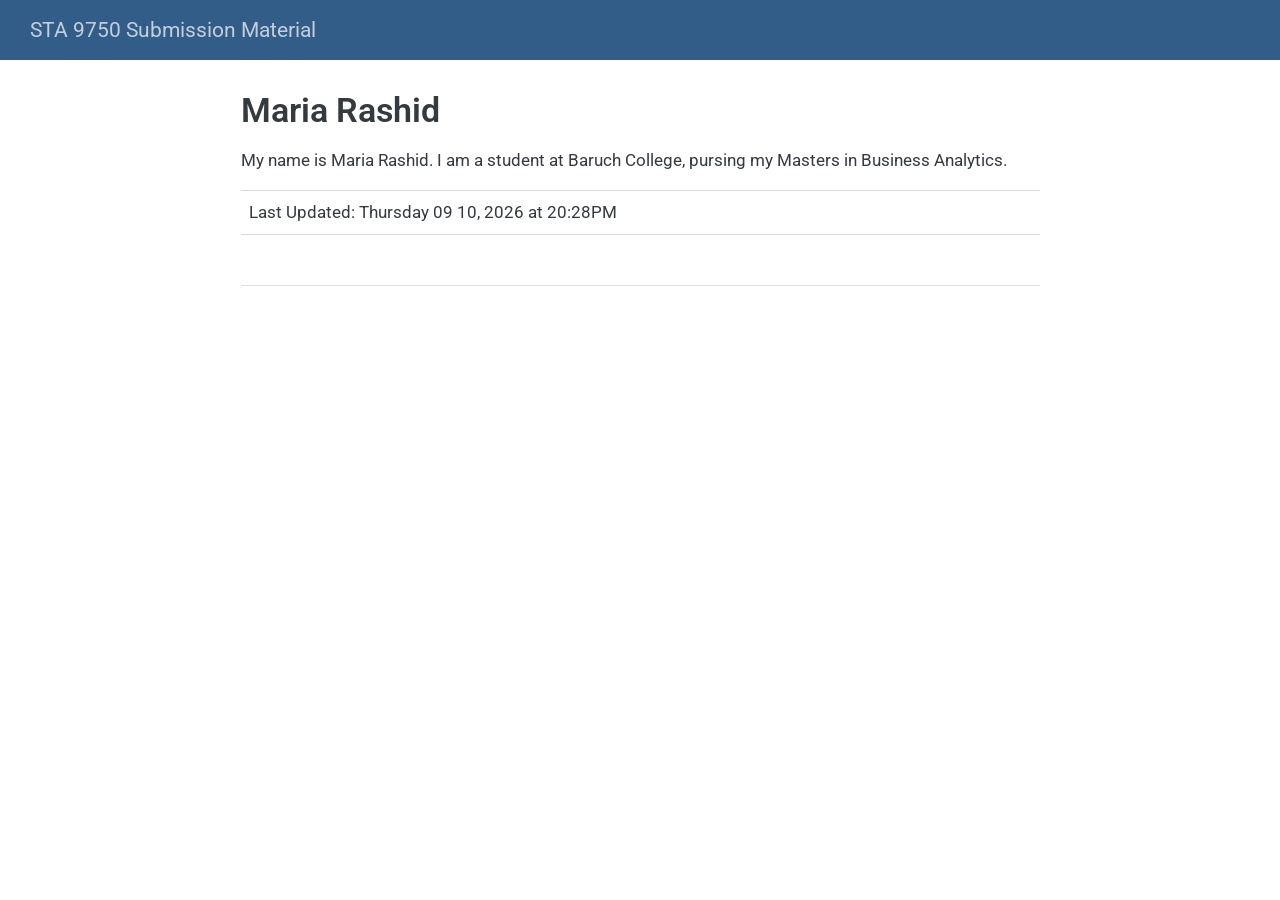
<file: docs/index.html>
<!DOCTYPE html>
<html xmlns="http://www.w3.org/1999/xhtml" lang="en" xml:lang="en"><head>

<meta charset="utf-8">
<meta name="generator" content="quarto-1.9.38">

<meta name="viewport" content="width=device-width, initial-scale=1.0, user-scalable=yes">


<title>Maria Rashid – STA 9750 Submission Material</title>
<style>
/* Default styles provided by pandoc.
** See https://pandoc.org/MANUAL.html#variables-for-html for config info.
*/
code{white-space: pre-wrap;}
span.smallcaps{font-variant: small-caps;}
div.columns{display: flex; gap: min(4vw, 1.5em);}
div.column{flex: auto; overflow-x: auto;}
div.hanging-indent{margin-left: 1.5em; text-indent: -1.5em;}
ul.task-list{list-style: none;}
ul.task-list li input[type="checkbox"] {
  width: 0.8em;
  margin: 0 0.8em 0.2em -1em; /* quarto-specific, see https://github.com/quarto-dev/quarto-cli/issues/4556 */ 
  vertical-align: middle;
}
</style>


<script src="site_libs/quarto-nav/quarto-nav.js"></script>
<script src="site_libs/quarto-nav/headroom.min.js"></script>
<script src="site_libs/clipboard/clipboard.min.js"></script>
<script src="site_libs/quarto-search/autocomplete.umd.js"></script>
<script src="site_libs/quarto-search/fuse.min.js"></script>
<script src="site_libs/quarto-search/quarto-search.js"></script>
<meta name="quarto:offset" content="./">
<script src="site_libs/quarto-html/quarto.js" type="module"></script>
<script src="site_libs/quarto-html/tabsets/tabsets.js" type="module"></script>
<script src="site_libs/quarto-html/popper.min.js"></script>
<script src="site_libs/quarto-html/tippy.umd.min.js"></script>
<script src="site_libs/quarto-html/anchor.min.js"></script>
<link href="site_libs/quarto-html/tippy.css" rel="stylesheet">
<link href="site_libs/quarto-html/quarto-syntax-highlighting-15634bcf2e68342d4ad2dfa704d543f6.css" rel="stylesheet" id="quarto-text-highlighting-styles">
<script src="site_libs/bootstrap/bootstrap.min.js"></script>
<link href="site_libs/bootstrap/bootstrap-icons.css" rel="stylesheet">
<link href="site_libs/bootstrap/bootstrap-5d01f9d148dff813ff401204dde16050.min.css" rel="stylesheet" append-hash="true" id="quarto-bootstrap" data-mode="light">
<script id="quarto-search-options" type="application/json">{
  "location": "navbar",
  "copy-button": false,
  "collapse-after": 3,
  "panel-placement": "end",
  "type": "overlay",
  "limit": 50,
  "keyboard-shortcut": [
    "f",
    "/",
    "s"
  ],
  "show-item-context": false,
  "language": {
    "search-no-results-text": "No results",
    "search-matching-documents-text": "matching documents",
    "search-copy-link-title": "Copy link to search",
    "search-hide-matches-text": "Hide additional matches",
    "search-more-match-text": "more match in this document",
    "search-more-matches-text": "more matches in this document",
    "search-clear-button-title": "Clear",
    "search-text-placeholder": "",
    "search-detached-cancel-button-title": "Cancel",
    "search-submit-button-title": "Submit",
    "search-label": "Search"
  }
}</script>


</head>

<body class="nav-fixed fullcontent quarto-light">

<div id="quarto-search-results"></div>
  <header id="quarto-header" class="headroom fixed-top">
    <nav class="navbar navbar-expand-lg " data-bs-theme="dark">
      <div class="navbar-container container-fluid">
      <div class="navbar-brand-container mx-auto">
    <a class="navbar-brand" href="./index.html">
    <span class="navbar-title">STA 9750 Submission Material</span>
    </a>
  </div>
        <div class="quarto-navbar-tools tools-end">
</div>
      </div> <!-- /container-fluid -->
    </nav>
</header>
<!-- content -->
<div id="quarto-content" class="quarto-container page-columns page-rows-contents page-layout-article page-navbar">
<!-- sidebar -->
<!-- margin-sidebar -->
    
<!-- main -->
<main class="content" id="quarto-document-content">

<header id="title-block-header" class="quarto-title-block default">
<div class="quarto-title">
<h1 class="title">Maria Rashid</h1>
</div>



<div class="quarto-title-meta">

    
  
    
  </div>
  


</header>


<p>My name is Maria Rashid. I am a student at Baruch College, pursing my Masters in Business Analytics.</p>
<table class="caption-top table">
<tbody>
<tr class="odd">
<td>Last Updated: Thursday 09 10, 2026 at 20:28PM</td>
</tr>
</tbody>
</table>
<section id="section" class="level2">
<h2 class="anchored" data-anchor-id="section"></h2>


</section>

</main> <!-- /main -->
<script id="quarto-html-after-body" type="application/javascript">
  window.document.addEventListener("DOMContentLoaded", function (event) {
    const icon = "";
    const anchorJS = new window.AnchorJS();
    anchorJS.options = {
      placement: 'right',
      icon: icon
    };
    anchorJS.add('.anchored');
    const isCodeAnnotation = (el) => {
      for (const clz of el.classList) {
        if (clz.startsWith('code-annotation-')) {                     
          return true;
        }
      }
      return false;
    }
    const onCopySuccess = function(e) {
      // button target
      const button = e.trigger;
      // don't keep focus
      button.blur();
      // flash "checked"
      button.classList.add('code-copy-button-checked');
      var currentTitle = button.getAttribute("title");
      button.setAttribute("title", "Copied!");
      let tooltip;
      if (window.bootstrap) {
        button.setAttribute("data-bs-toggle", "tooltip");
        button.setAttribute("data-bs-placement", "left");
        button.setAttribute("data-bs-title", "Copied!");
        tooltip = new bootstrap.Tooltip(button, 
          { trigger: "manual", 
            customClass: "code-copy-button-tooltip",
            offset: [0, -8]});
        tooltip.show();    
      }
      setTimeout(function() {
        if (tooltip) {
          tooltip.hide();
          button.removeAttribute("data-bs-title");
          button.removeAttribute("data-bs-toggle");
          button.removeAttribute("data-bs-placement");
        }
        button.setAttribute("title", currentTitle);
        button.classList.remove('code-copy-button-checked');
      }, 1000);
      // clear code selection
      e.clearSelection();
    }
    const getTextToCopy = function(trigger) {
      const outerScaffold = trigger.parentElement.cloneNode(true);
      const codeEl = outerScaffold.querySelector('code');
      for (const childEl of codeEl.children) {
        if (isCodeAnnotation(childEl)) {
          childEl.remove();
        }
      }
      return codeEl.innerText;
    }
    const clipboard = new window.ClipboardJS('.code-copy-button:not([data-in-quarto-modal])', {
      text: getTextToCopy
    });
    clipboard.on('success', onCopySuccess);
    if (window.document.getElementById('quarto-embedded-source-code-modal')) {
      const clipboardModal = new window.ClipboardJS('.code-copy-button[data-in-quarto-modal]', {
        text: getTextToCopy,
        container: window.document.getElementById('quarto-embedded-source-code-modal')
      });
      clipboardModal.on('success', onCopySuccess);
    }
      var localhostRegex = new RegExp(/^(?:http|https):\/\/localhost\:?[0-9]*\//);
      var mailtoRegex = new RegExp(/^mailto:/);
        var filterRegex = new RegExp("https:\/\/rashidmaria08\.github\.io\/STA9750-2026-FALL\/");
      var isInternal = (href) => {
          return filterRegex.test(href) || localhostRegex.test(href) || mailtoRegex.test(href);
      }
      // Inspect non-navigation links and adorn them if external
     var links = window.document.querySelectorAll('a[href]:not(.nav-link):not(.navbar-brand):not(.toc-action):not(.sidebar-link):not(.sidebar-item-toggle):not(.pagination-link):not(.no-external):not([aria-hidden]):not(.dropdown-item):not(.quarto-navigation-tool):not(.about-link)');
      for (var i=0; i<links.length; i++) {
        const link = links[i];
        if (!isInternal(link.href)) {
          // undo the damage that might have been done by quarto-nav.js in the case of
          // links that we want to consider external
          if (link.dataset.originalHref !== undefined) {
            link.href = link.dataset.originalHref;
          }
        }
      }
    function tippyHover(el, contentFn, onTriggerFn, onUntriggerFn) {
      const config = {
        allowHTML: true,
        maxWidth: 500,
        delay: 100,
        arrow: false,
        appendTo: function(el) {
            return el.parentElement;
        },
        interactive: true,
        interactiveBorder: 10,
        theme: 'quarto',
        placement: 'bottom-start',
      };
      if (contentFn) {
        config.content = contentFn;
      }
      if (onTriggerFn) {
        config.onTrigger = onTriggerFn;
      }
      if (onUntriggerFn) {
        config.onUntrigger = onUntriggerFn;
      }
      window.tippy(el, config); 
    }
    const noterefs = window.document.querySelectorAll('a[role="doc-noteref"]');
    for (var i=0; i<noterefs.length; i++) {
      const ref = noterefs[i];
      tippyHover(ref, function() {
        // use id or data attribute instead here
        let href = ref.getAttribute('data-footnote-href') || ref.getAttribute('href');
        try { href = new URL(href).hash; } catch {}
        const id = href.replace(/^#\/?/, "");
        const note = window.document.getElementById(id);
        if (note) {
          return note.innerHTML;
        } else {
          return "";
        }
      });
    }
    const xrefs = window.document.querySelectorAll('a.quarto-xref');
    const processXRef = (id, note) => {
      // Strip column container classes
      const stripColumnClz = (el) => {
        el.classList.remove("page-full", "page-columns");
        if (el.children) {
          for (const child of el.children) {
            stripColumnClz(child);
          }
        }
      }
      stripColumnClz(note)
      if (id === null || id.startsWith('sec-')) {
        // Special case sections, only their first couple elements
        const container = document.createElement("div");
        if (note.children && note.children.length > 2) {
          container.appendChild(note.children[0].cloneNode(true));
          for (let i = 1; i < note.children.length; i++) {
            const child = note.children[i];
            if (child.tagName === "P" && child.innerText === "") {
              continue;
            } else {
              container.appendChild(child.cloneNode(true));
              break;
            }
          }
          if (window.Quarto?.typesetMath) {
            window.Quarto.typesetMath(container);
          }
          return container.innerHTML
        } else {
          if (window.Quarto?.typesetMath) {
            window.Quarto.typesetMath(note);
          }
          return note.innerHTML;
        }
      } else {
        // Remove any anchor links if they are present
        const anchorLink = note.querySelector('a.anchorjs-link');
        if (anchorLink) {
          anchorLink.remove();
        }
        if (window.Quarto?.typesetMath) {
          window.Quarto.typesetMath(note);
        }
        if (note.classList.contains("callout")) {
          return note.outerHTML;
        } else {
          return note.innerHTML;
        }
      }
    }
    for (var i=0; i<xrefs.length; i++) {
      const xref = xrefs[i];
      tippyHover(xref, undefined, function(instance) {
        instance.disable();
        let url = xref.getAttribute('href');
        let hash = undefined; 
        if (url.startsWith('#')) {
          hash = url;
        } else {
          try { hash = new URL(url).hash; } catch {}
        }
        if (hash) {
          const id = hash.replace(/^#\/?/, "");
          const note = window.document.getElementById(id);
          if (note !== null) {
            try {
              const html = processXRef(id, note.cloneNode(true));
              instance.setContent(html);
            } finally {
              instance.enable();
              instance.show();
            }
          } else {
            // See if we can fetch this
            fetch(url.split('#')[0])
            .then(res => res.text())
            .then(html => {
              const parser = new DOMParser();
              const htmlDoc = parser.parseFromString(html, "text/html");
              const note = htmlDoc.getElementById(id);
              if (note !== null) {
                const html = processXRef(id, note);
                instance.setContent(html);
              } 
            }).finally(() => {
              instance.enable();
              instance.show();
            });
          }
        } else {
          // See if we can fetch a full url (with no hash to target)
          // This is a special case and we should probably do some content thinning / targeting
          fetch(url)
          .then(res => res.text())
          .then(html => {
            const parser = new DOMParser();
            const htmlDoc = parser.parseFromString(html, "text/html");
            const note = htmlDoc.querySelector('main.content');
            if (note !== null) {
              // This should only happen for chapter cross references
              // (since there is no id in the URL)
              // remove the first header
              if (note.children.length > 0 && note.children[0].tagName === "HEADER") {
                note.children[0].remove();
              }
              const html = processXRef(null, note);
              instance.setContent(html);
            } 
          }).finally(() => {
            instance.enable();
            instance.show();
          });
        }
      }, function(instance) {
      });
    }
        let selectedAnnoteEl;
        const selectorForAnnotation = ( cell, annotation) => {
          let cellAttr = 'data-code-cell="' + cell + '"';
          let lineAttr = 'data-code-annotation="' +  annotation + '"';
          const selector = 'span[' + cellAttr + '][' + lineAttr + ']';
          return selector;
        }
        const selectCodeLines = (annoteEl) => {
          const doc = window.document;
          const targetCell = annoteEl.getAttribute("data-target-cell");
          const targetAnnotation = annoteEl.getAttribute("data-target-annotation");
          const annoteSpan = window.document.querySelector(selectorForAnnotation(targetCell, targetAnnotation));
          const lines = annoteSpan.getAttribute("data-code-lines").split(",");
          const lineIds = lines.map((line) => {
            return targetCell + "-" + line;
          })
          let top = null;
          let height = null;
          let parent = null;
          if (lineIds.length > 0) {
              //compute the position of the single el (top and bottom and make a div)
              const el = window.document.getElementById(lineIds[0]);
              top = el.offsetTop;
              height = el.offsetHeight;
              parent = el.parentElement.parentElement;
            if (lineIds.length > 1) {
              const lastEl = window.document.getElementById(lineIds[lineIds.length - 1]);
              const bottom = lastEl.offsetTop + lastEl.offsetHeight;
              height = bottom - top;
            }
            if (top !== null && height !== null && parent !== null) {
              // cook up a div (if necessary) and position it 
              let div = window.document.getElementById("code-annotation-line-highlight");
              if (div === null) {
                div = window.document.createElement("div");
                div.setAttribute("id", "code-annotation-line-highlight");
                div.style.position = 'absolute';
                parent.appendChild(div);
              }
              div.style.top = top - 2 + "px";
              div.style.height = height + 4 + "px";
              div.style.left = 0;
              let gutterDiv = window.document.getElementById("code-annotation-line-highlight-gutter");
              if (gutterDiv === null) {
                gutterDiv = window.document.createElement("div");
                gutterDiv.setAttribute("id", "code-annotation-line-highlight-gutter");
                gutterDiv.style.position = 'absolute';
                const codeCell = window.document.getElementById(targetCell);
                const gutter = codeCell.querySelector('.code-annotation-gutter');
                gutter.appendChild(gutterDiv);
              }
              gutterDiv.style.top = top - 2 + "px";
              gutterDiv.style.height = height + 4 + "px";
            }
            selectedAnnoteEl = annoteEl;
          }
        };
        const unselectCodeLines = () => {
          const elementsIds = ["code-annotation-line-highlight", "code-annotation-line-highlight-gutter"];
          elementsIds.forEach((elId) => {
            const div = window.document.getElementById(elId);
            if (div) {
              div.remove();
            }
          });
          selectedAnnoteEl = undefined;
        };
          // Handle positioning of the toggle
      window.addEventListener(
        "resize",
        throttle(() => {
          elRect = undefined;
          if (selectedAnnoteEl) {
            selectCodeLines(selectedAnnoteEl);
          }
        }, 10)
      );
      function throttle(fn, ms) {
      let throttle = false;
      let timer;
        return (...args) => {
          if(!throttle) { // first call gets through
              fn.apply(this, args);
              throttle = true;
          } else { // all the others get throttled
              if(timer) clearTimeout(timer); // cancel #2
              timer = setTimeout(() => {
                fn.apply(this, args);
                timer = throttle = false;
              }, ms);
          }
        };
      }
        // Attach click handler to the DT
        const annoteDls = window.document.querySelectorAll('dt[data-target-cell]');
        for (const annoteDlNode of annoteDls) {
          annoteDlNode.addEventListener('click', (event) => {
            const clickedEl = event.target;
            if (clickedEl !== selectedAnnoteEl) {
              unselectCodeLines();
              const activeEl = window.document.querySelector('dt[data-target-cell].code-annotation-active');
              if (activeEl) {
                activeEl.classList.remove('code-annotation-active');
              }
              selectCodeLines(clickedEl);
              clickedEl.classList.add('code-annotation-active');
            } else {
              // Unselect the line
              unselectCodeLines();
              clickedEl.classList.remove('code-annotation-active');
            }
          });
        }
    const findCites = (el) => {
      const parentEl = el.parentElement;
      if (parentEl) {
        const cites = parentEl.dataset.cites;
        if (cites) {
          return {
            el,
            cites: cites.split(' ')
          };
        } else {
          return findCites(el.parentElement)
        }
      } else {
        return undefined;
      }
    };
    var bibliorefs = window.document.querySelectorAll('a[role="doc-biblioref"]');
    for (var i=0; i<bibliorefs.length; i++) {
      const ref = bibliorefs[i];
      const citeInfo = findCites(ref);
      if (citeInfo) {
        tippyHover(citeInfo.el, function() {
          var popup = window.document.createElement('div');
          citeInfo.cites.forEach(function(cite) {
            var citeDiv = window.document.createElement('div');
            citeDiv.classList.add('hanging-indent');
            citeDiv.classList.add('csl-entry');
            var biblioDiv = window.document.getElementById('ref-' + cite);
            if (biblioDiv) {
              citeDiv.innerHTML = biblioDiv.innerHTML;
            }
            popup.appendChild(citeDiv);
          });
          return popup.innerHTML;
        });
      }
    }
  });
  </script>
</div> <!-- /content -->




</body></html>
</file>
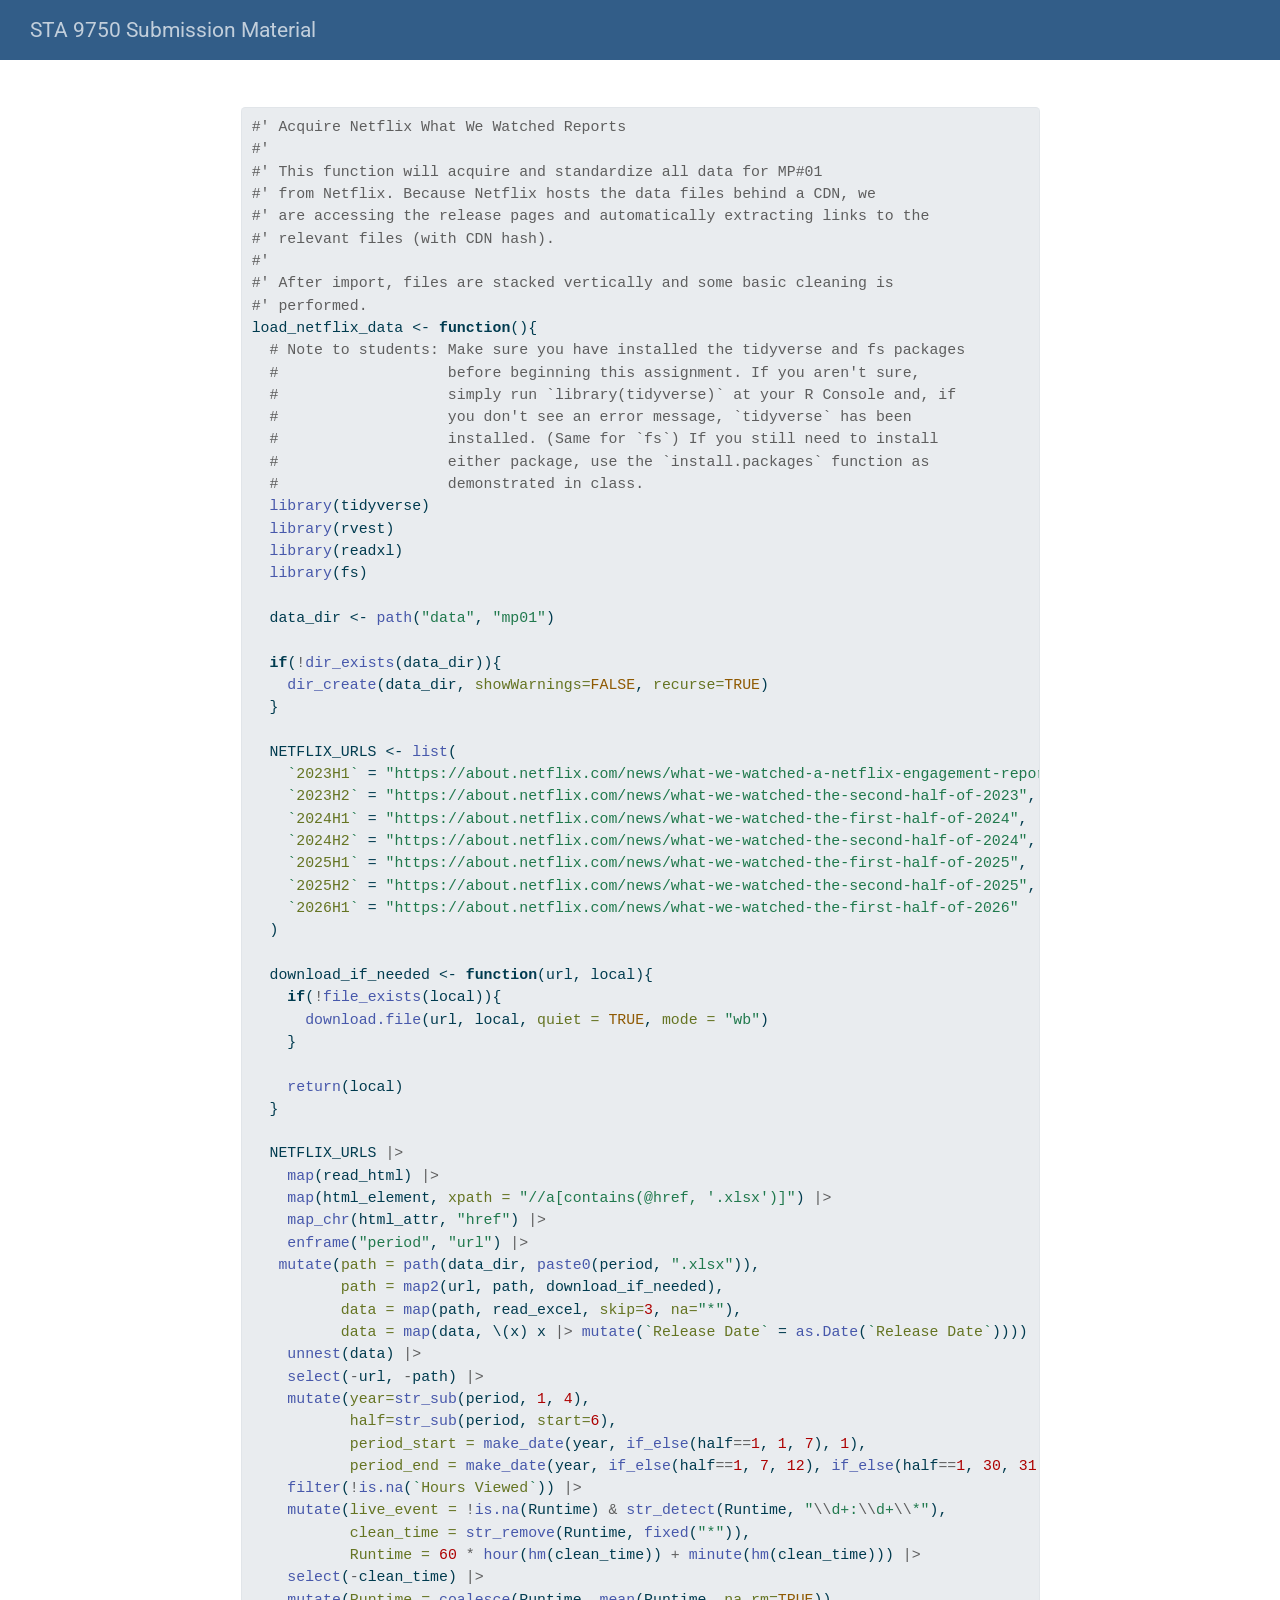
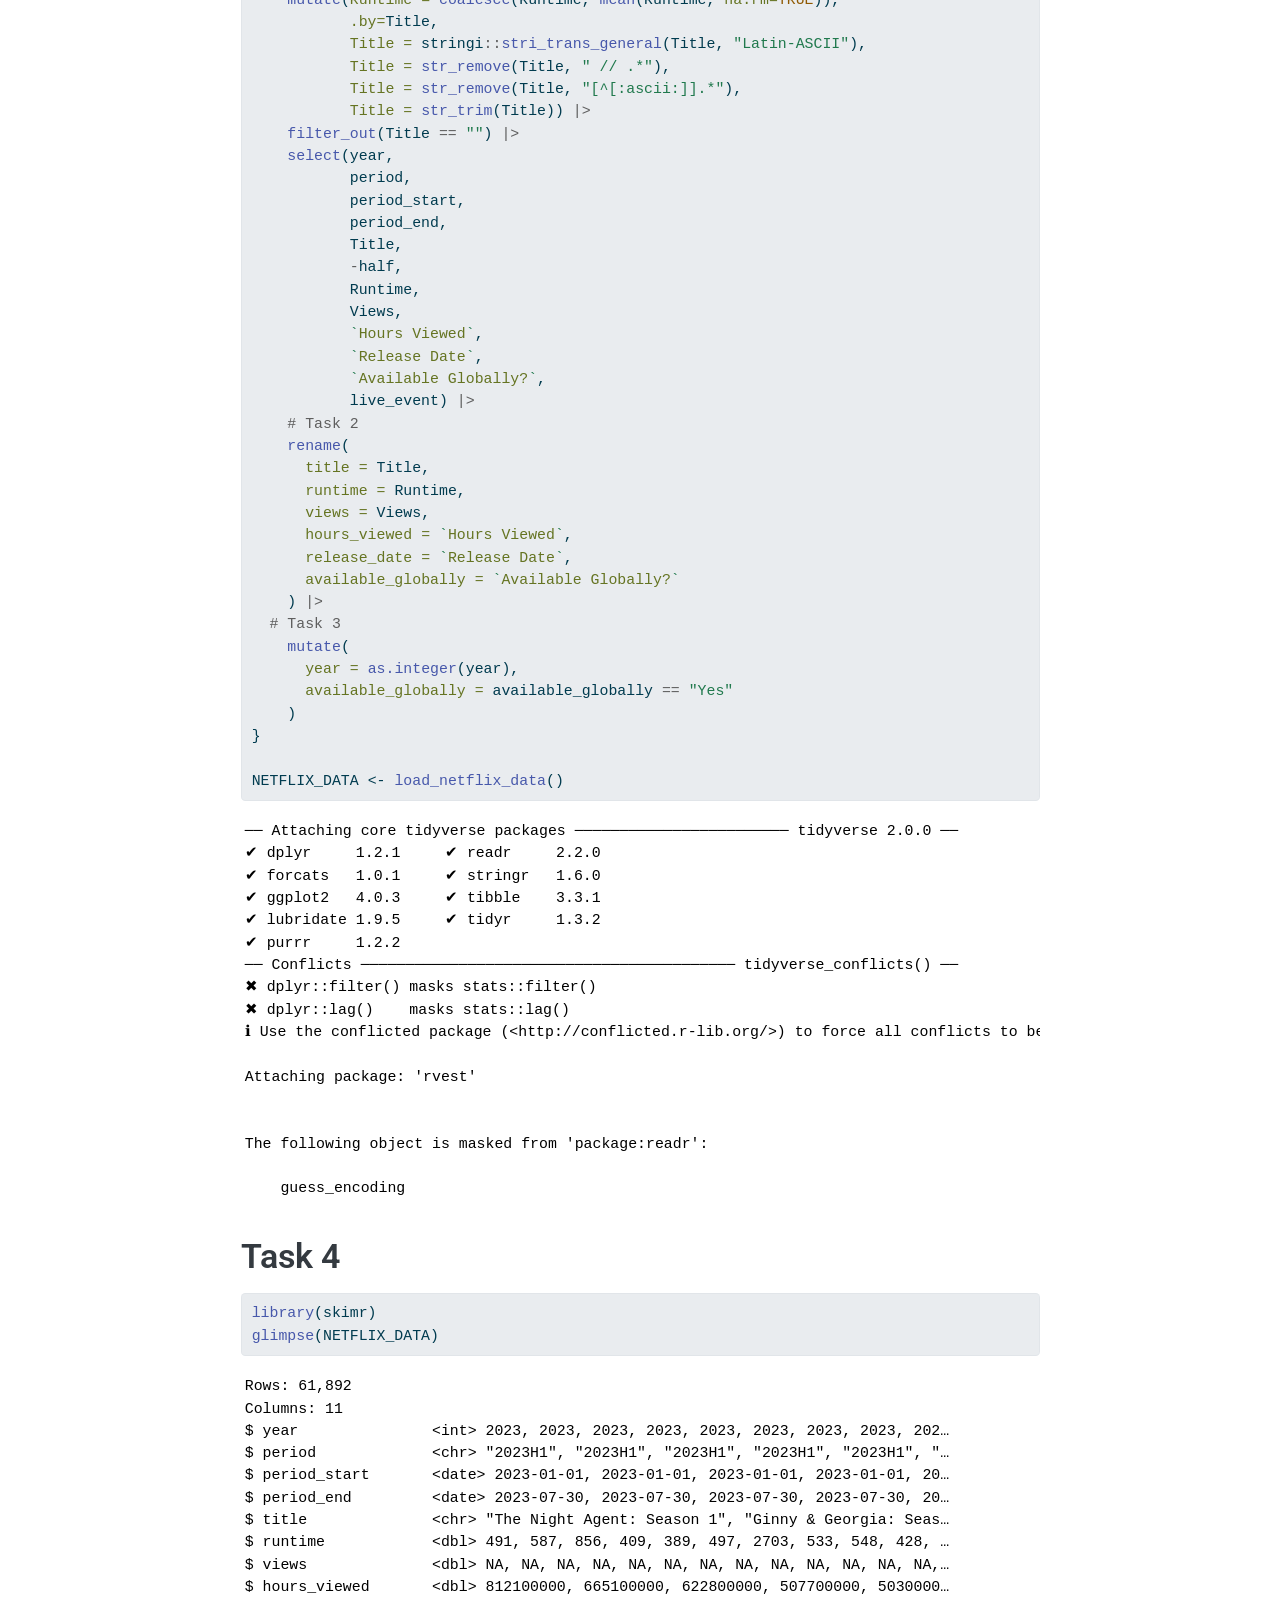
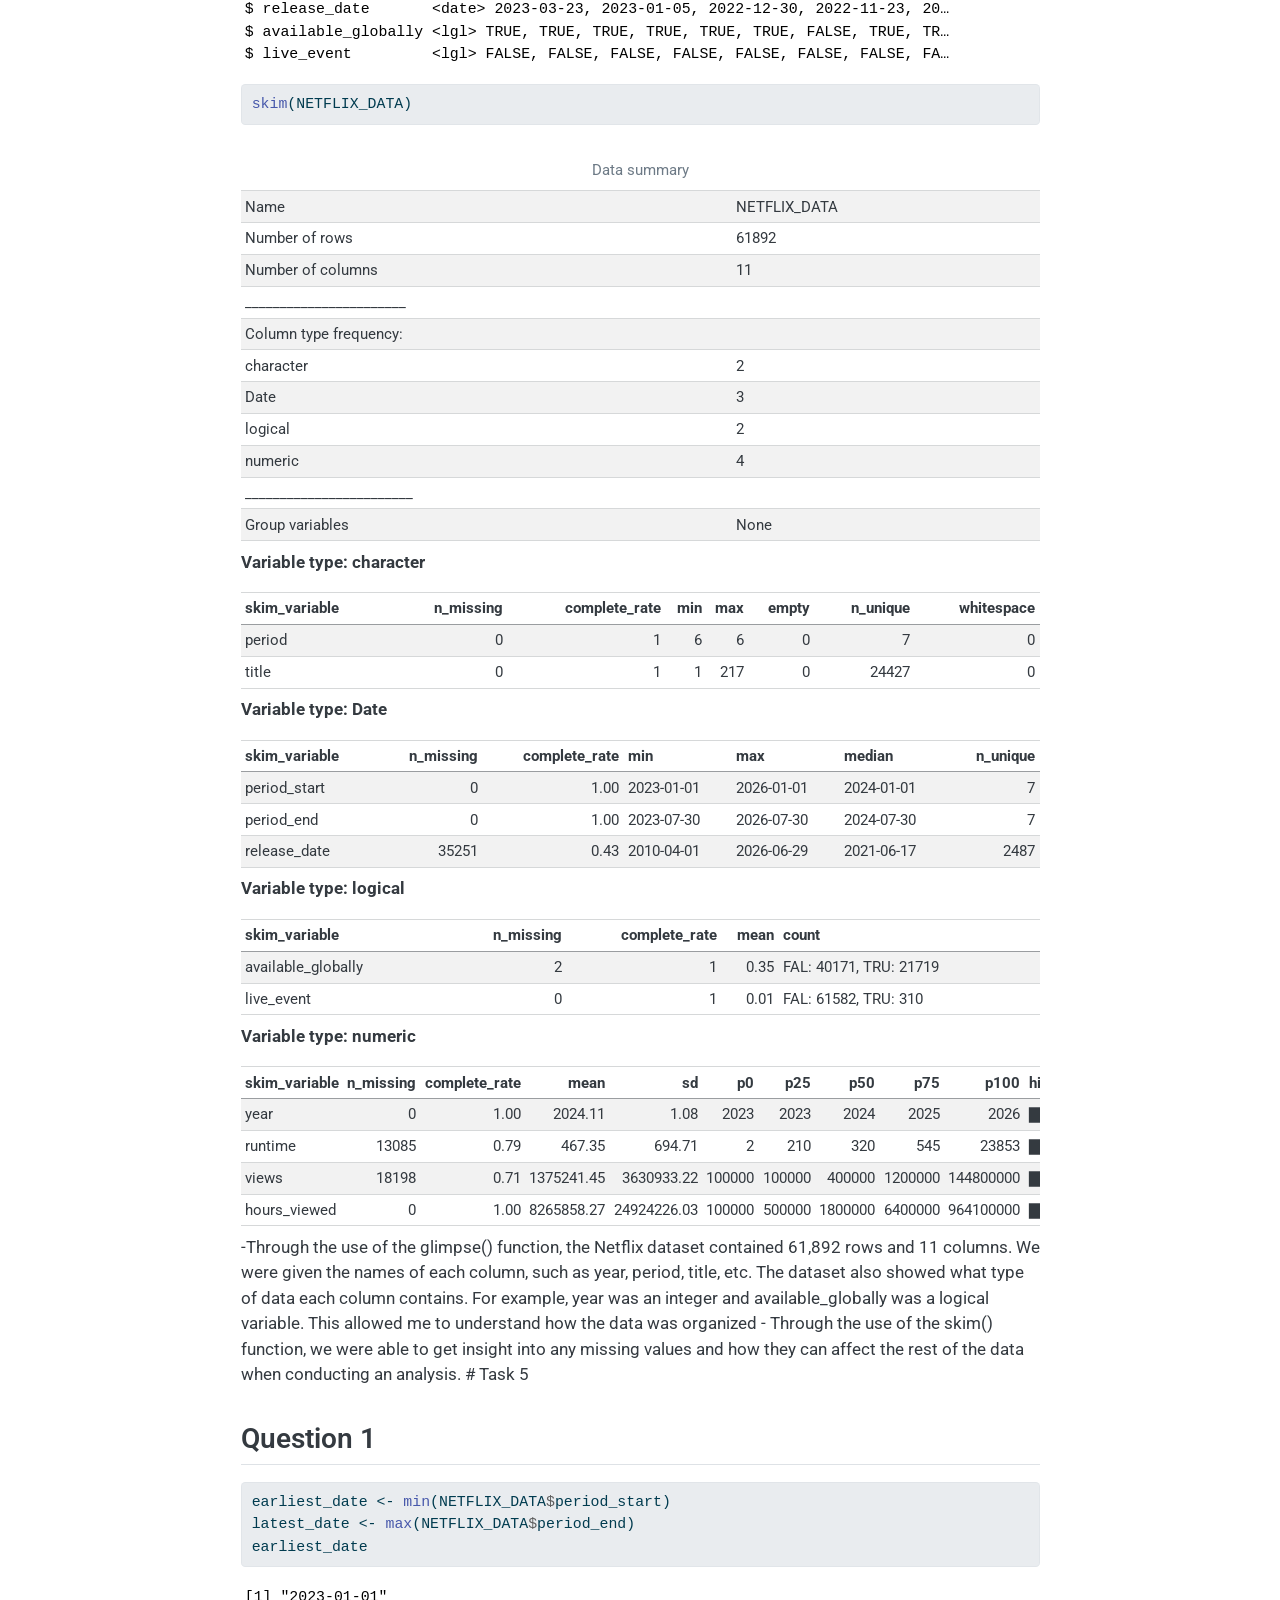
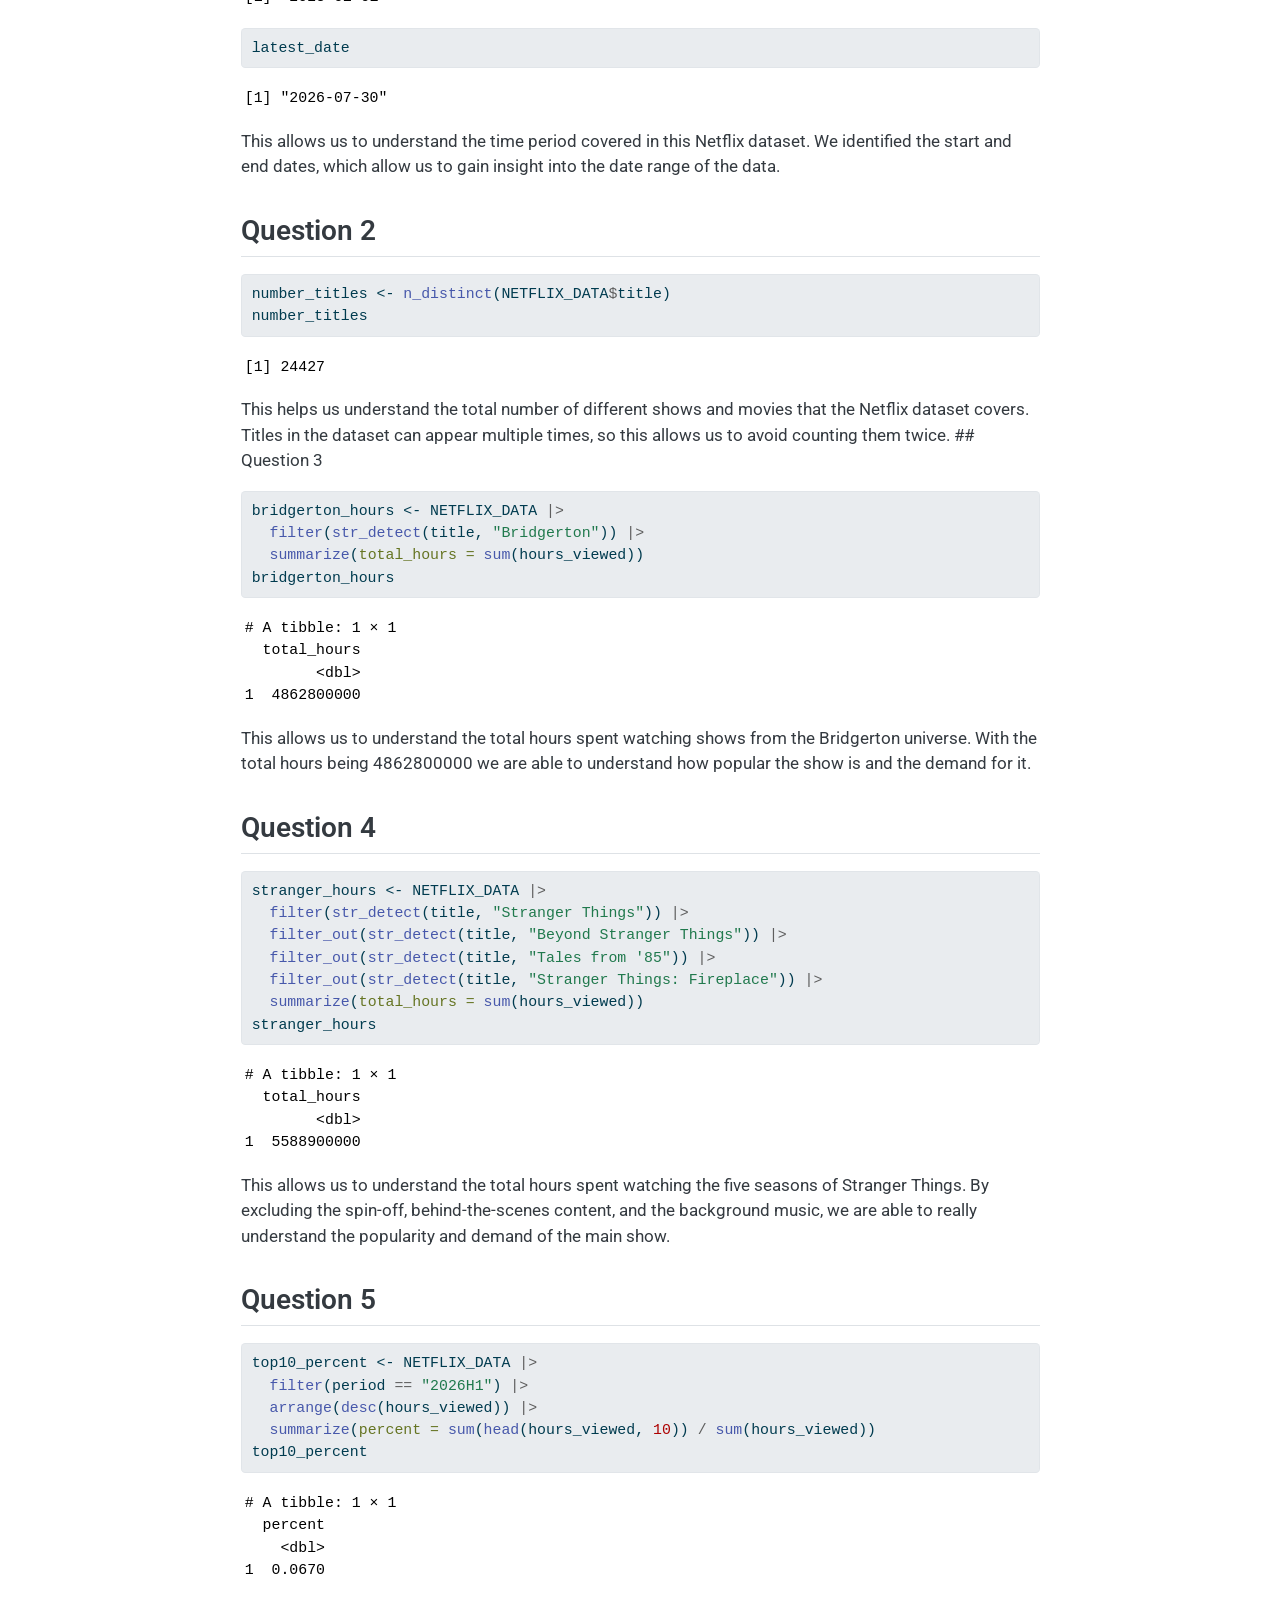
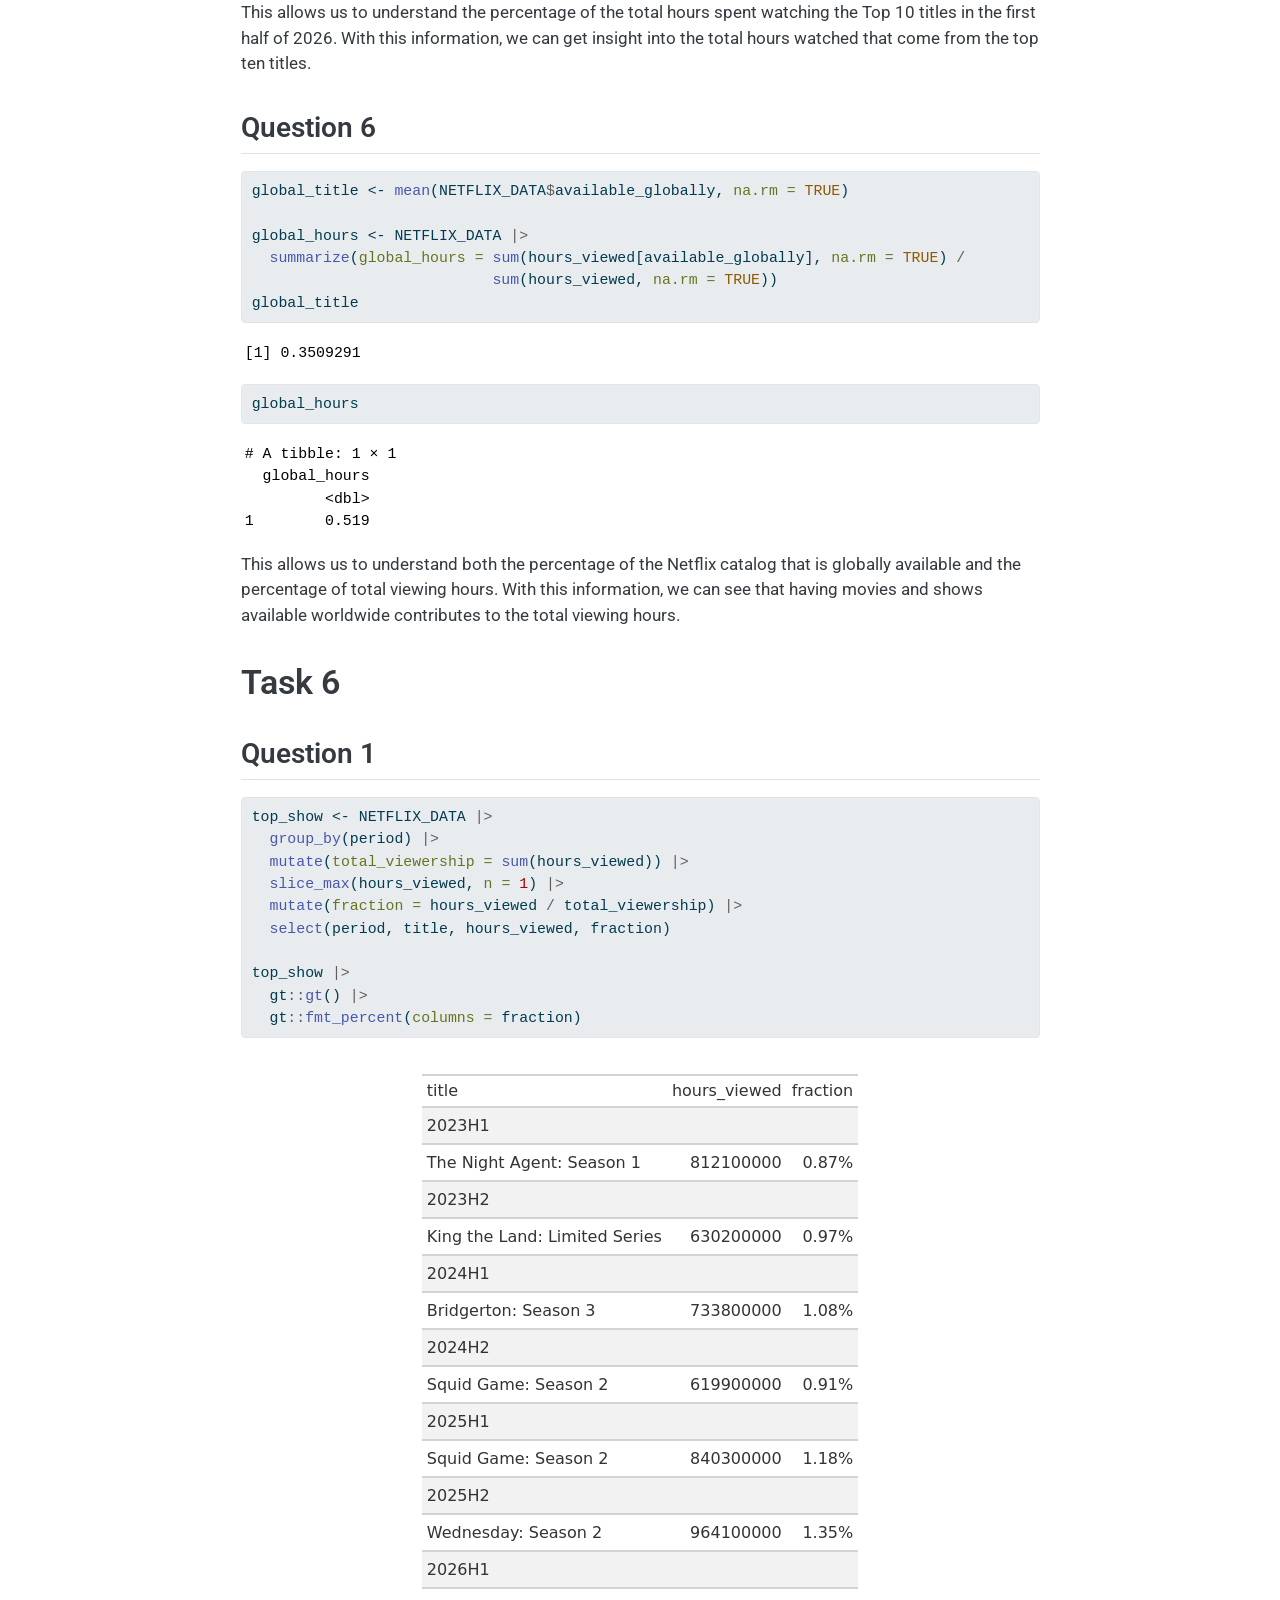
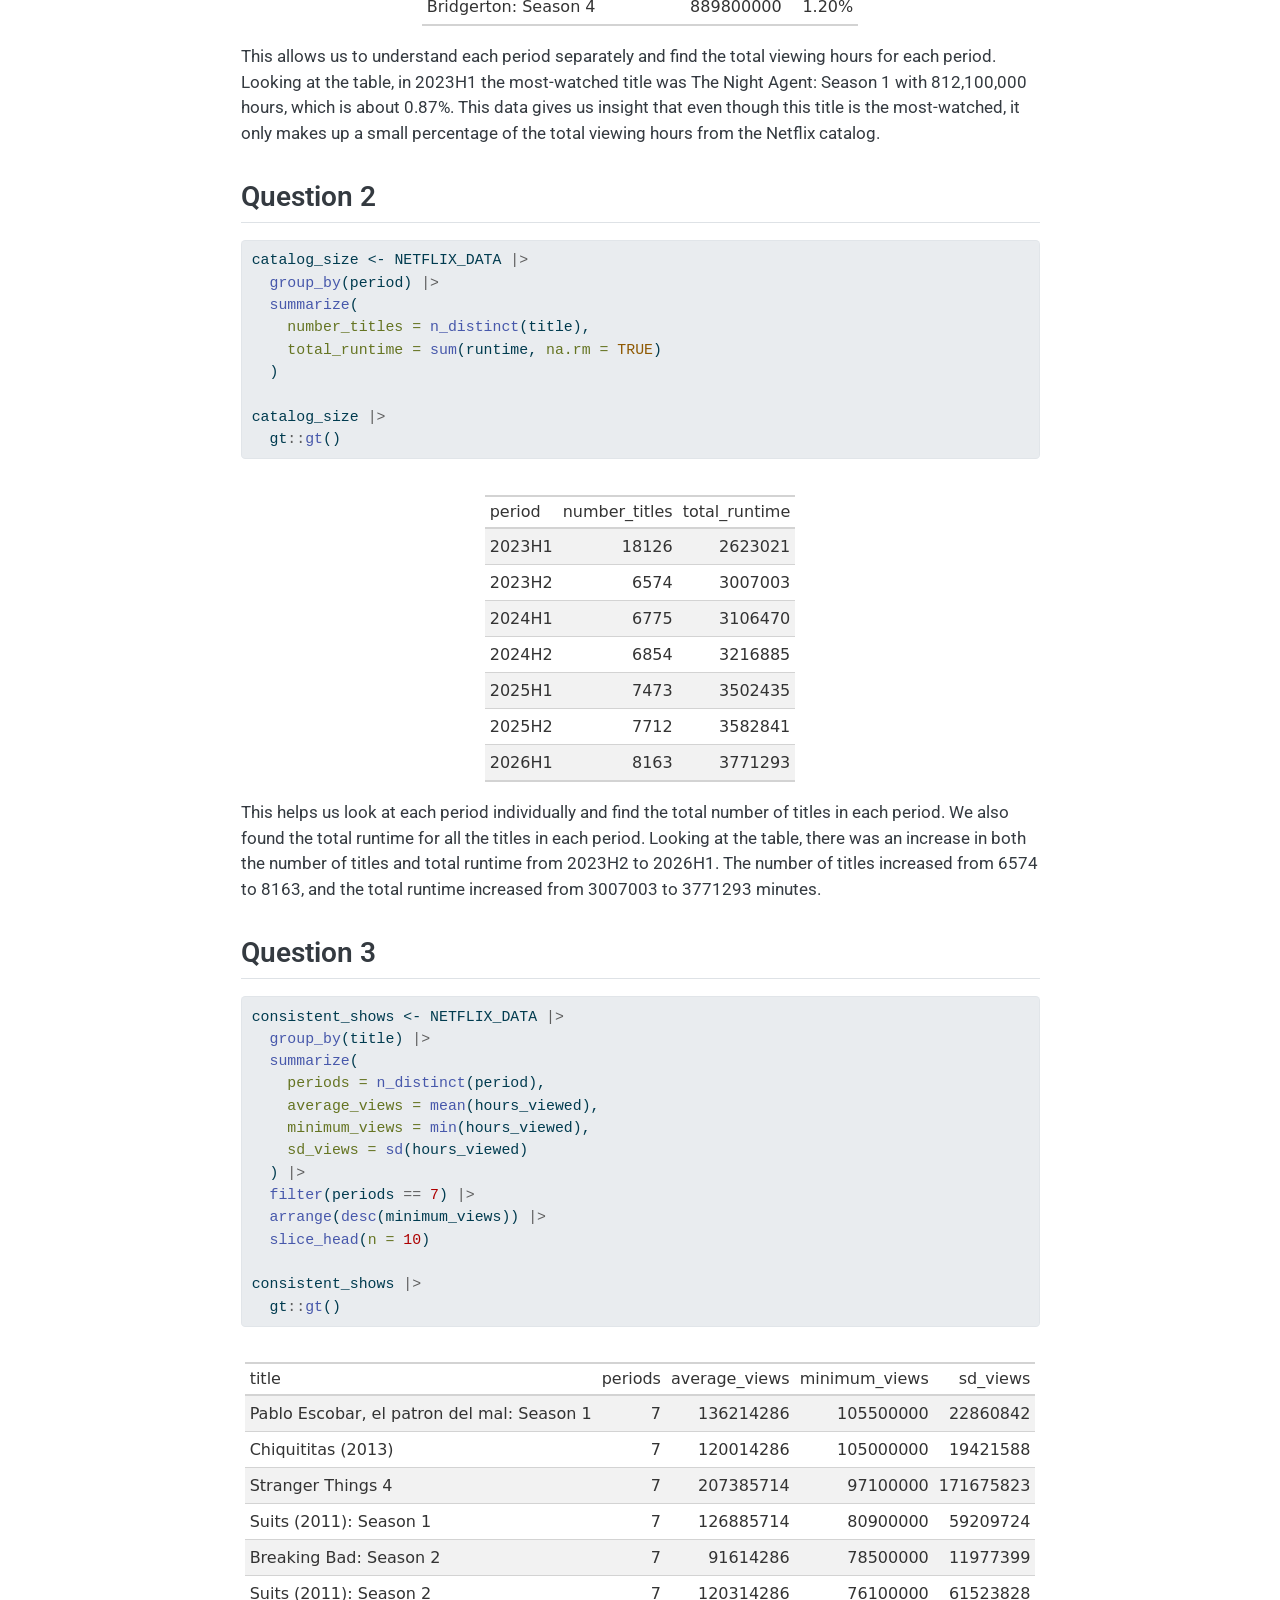
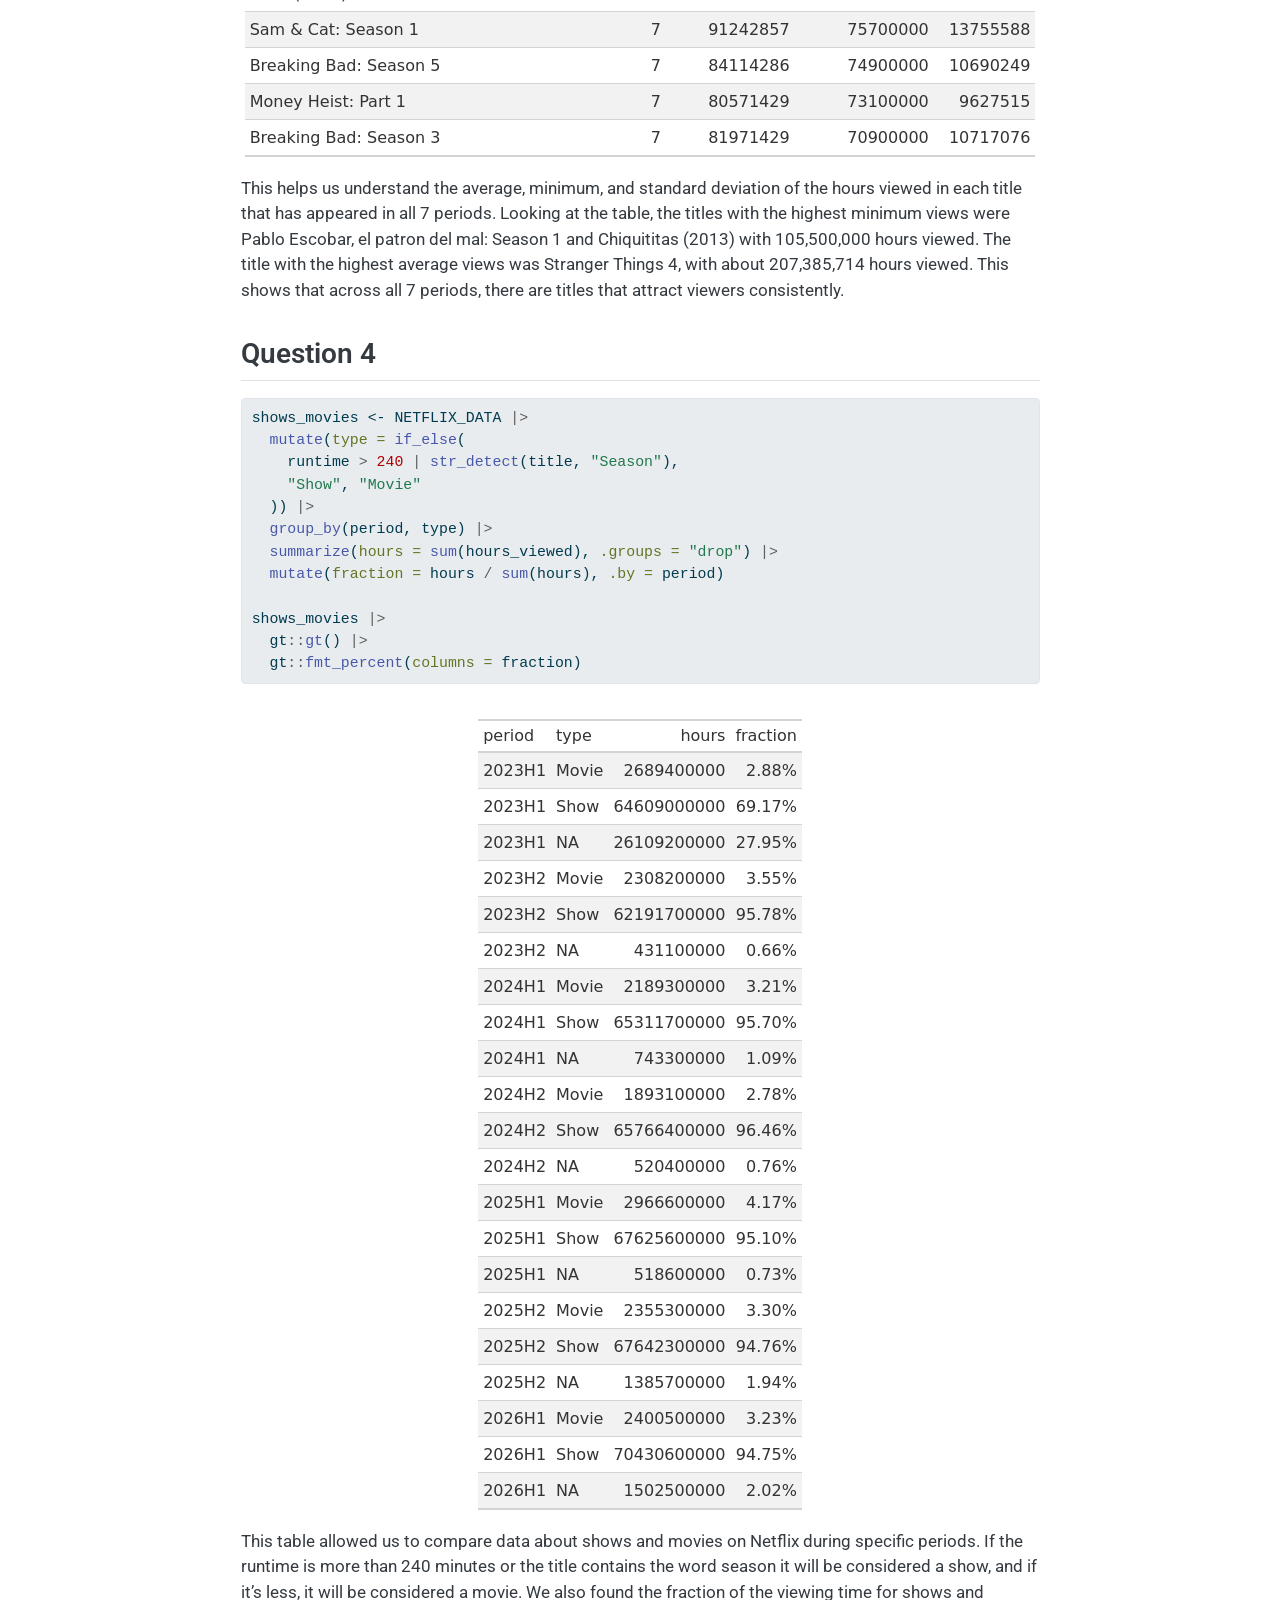
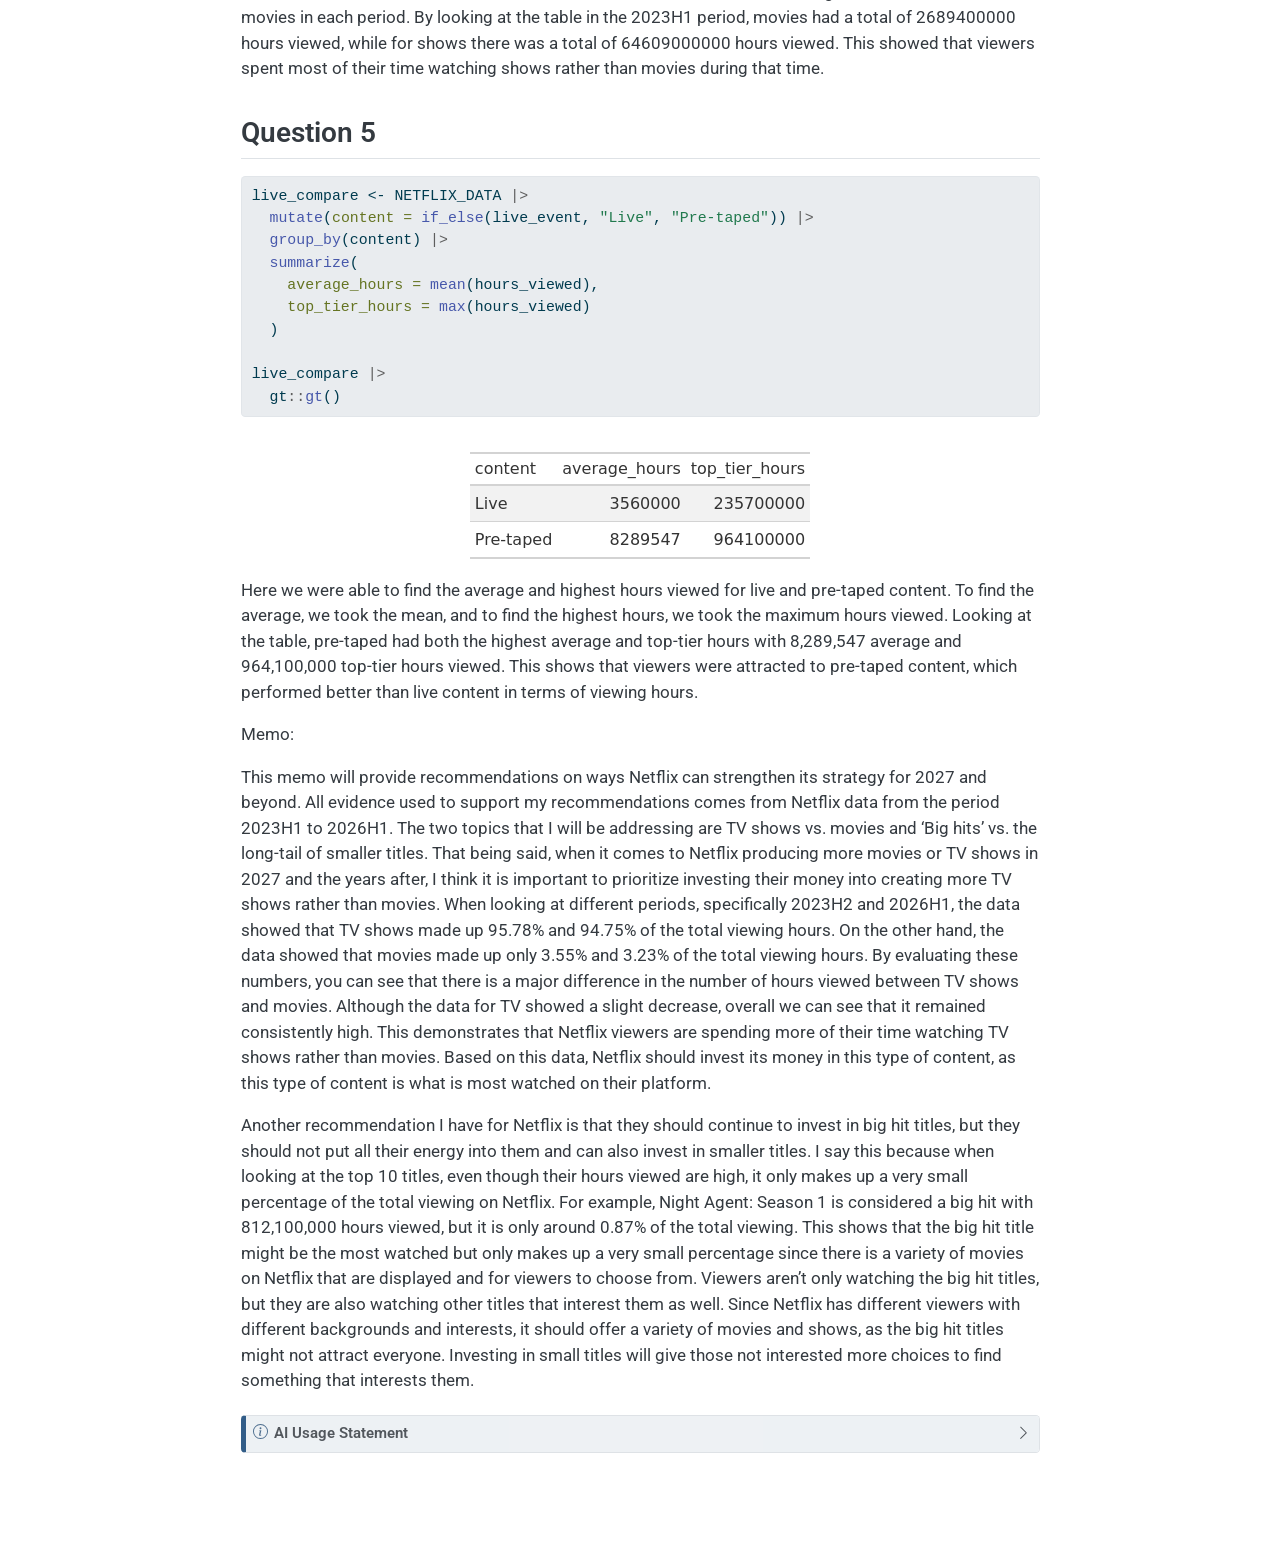
<file: docs/mp01.html>
<!DOCTYPE html>
<html xmlns="http://www.w3.org/1999/xhtml" lang="en" xml:lang="en"><head>

<meta charset="utf-8">
<meta name="generator" content="quarto-1.9.38">

<meta name="viewport" content="width=device-width, initial-scale=1.0, user-scalable=yes">


<title>mp01 – STA 9750 Submission Material</title>
<style>
/* Default styles provided by pandoc.
** See https://pandoc.org/MANUAL.html#variables-for-html for config info.
*/
code{white-space: pre-wrap;}
span.smallcaps{font-variant: small-caps;}
div.columns{display: flex; gap: min(4vw, 1.5em);}
div.column{flex: auto; overflow-x: auto;}
div.hanging-indent{margin-left: 1.5em; text-indent: -1.5em;}
ul.task-list{list-style: none;}
ul.task-list li input[type="checkbox"] {
  width: 0.8em;
  margin: 0 0.8em 0.2em -1em; /* quarto-specific, see https://github.com/quarto-dev/quarto-cli/issues/4556 */ 
  vertical-align: middle;
}
/* CSS for syntax highlighting */
html { -webkit-text-size-adjust: 100%; }
pre > code.sourceCode { white-space: pre; position: relative; }
pre > code.sourceCode > span { display: inline-block; line-height: 1.25; }
pre > code.sourceCode > span:empty { height: 1.2em; }
.sourceCode { overflow: visible; }
code.sourceCode > span { color: inherit; text-decoration: inherit; }
div.sourceCode { margin: 1em 0; }
pre.sourceCode { margin: 0; }
@media screen {
div.sourceCode { overflow: auto; }
}
@media print {
pre > code.sourceCode { white-space: pre-wrap; }
pre > code.sourceCode > span { text-indent: -5em; padding-left: 5em; }
}
pre.numberSource code
  { counter-reset: source-line 0; }
pre.numberSource code > span
  { position: relative; left: -4em; counter-increment: source-line; }
pre.numberSource code > span > a:first-child::before
  { content: counter(source-line);
    position: relative; left: -1em; text-align: right; vertical-align: baseline;
    border: none; display: inline-block;
    -webkit-touch-callout: none; -webkit-user-select: none;
    -khtml-user-select: none; -moz-user-select: none;
    -ms-user-select: none; user-select: none;
    padding: 0 4px; width: 4em;
  }
pre.numberSource { margin-left: 3em;  padding-left: 4px; }
div.sourceCode
  {   }
@media screen {
pre > code.sourceCode > span > a:first-child::before { text-decoration: underline; }
}
</style>


<script src="site_libs/quarto-nav/quarto-nav.js"></script>
<script src="site_libs/quarto-nav/headroom.min.js"></script>
<script src="site_libs/clipboard/clipboard.min.js"></script>
<script src="site_libs/quarto-search/autocomplete.umd.js"></script>
<script src="site_libs/quarto-search/fuse.min.js"></script>
<script src="site_libs/quarto-search/quarto-search.js"></script>
<meta name="quarto:offset" content="./">
<script src="site_libs/quarto-html/quarto.js" type="module"></script>
<script src="site_libs/quarto-html/tabsets/tabsets.js" type="module"></script>
<script src="site_libs/quarto-html/popper.min.js"></script>
<script src="site_libs/quarto-html/tippy.umd.min.js"></script>
<script src="site_libs/quarto-html/anchor.min.js"></script>
<link href="site_libs/quarto-html/tippy.css" rel="stylesheet">
<link href="site_libs/quarto-html/quarto-syntax-highlighting-15634bcf2e68342d4ad2dfa704d543f6.css" rel="stylesheet" id="quarto-text-highlighting-styles">
<script src="site_libs/bootstrap/bootstrap.min.js"></script>
<link href="site_libs/bootstrap/bootstrap-icons.css" rel="stylesheet">
<link href="site_libs/bootstrap/bootstrap-5d01f9d148dff813ff401204dde16050.min.css" rel="stylesheet" append-hash="true" id="quarto-bootstrap" data-mode="light">
<script id="quarto-search-options" type="application/json">{
  "location": "navbar",
  "copy-button": false,
  "collapse-after": 3,
  "panel-placement": "end",
  "type": "overlay",
  "limit": 50,
  "keyboard-shortcut": [
    "f",
    "/",
    "s"
  ],
  "show-item-context": false,
  "language": {
    "search-no-results-text": "No results",
    "search-matching-documents-text": "matching documents",
    "search-copy-link-title": "Copy link to search",
    "search-hide-matches-text": "Hide additional matches",
    "search-more-match-text": "more match in this document",
    "search-more-matches-text": "more matches in this document",
    "search-clear-button-title": "Clear",
    "search-text-placeholder": "",
    "search-detached-cancel-button-title": "Cancel",
    "search-submit-button-title": "Submit",
    "search-label": "Search"
  }
}</script>


</head>

<body class="nav-fixed fullcontent quarto-light">

<div id="quarto-search-results"></div>
  <header id="quarto-header" class="headroom fixed-top">
    <nav class="navbar navbar-expand-lg " data-bs-theme="dark">
      <div class="navbar-container container-fluid">
      <div class="navbar-brand-container mx-auto">
    <a class="navbar-brand" href="./index.html">
    <span class="navbar-title">STA 9750 Submission Material</span>
    </a>
  </div>
        <div class="quarto-navbar-tools tools-end">
</div>
      </div> <!-- /container-fluid -->
    </nav>
</header>
<!-- content -->
<div id="quarto-content" class="quarto-container page-columns page-rows-contents page-layout-article page-navbar">
<!-- sidebar -->
<!-- margin-sidebar -->
    
<!-- main -->
<main class="content" id="quarto-document-content"><header id="title-block-header" class="quarto-title-block"></header>




<div class="cell">
<div class="code-copy-outer-scaffold"><div class="sourceCode cell-code" id="cb1"><pre class="sourceCode r code-with-copy"><code class="sourceCode r"><span id="cb1-1"><a href="#cb1-1" aria-hidden="true" tabindex="-1"></a><span class="co">#' Acquire Netflix What We Watched Reports</span></span>
<span id="cb1-2"><a href="#cb1-2" aria-hidden="true" tabindex="-1"></a><span class="co">#' </span></span>
<span id="cb1-3"><a href="#cb1-3" aria-hidden="true" tabindex="-1"></a><span class="co">#' This function will acquire and standardize all data for MP#01</span></span>
<span id="cb1-4"><a href="#cb1-4" aria-hidden="true" tabindex="-1"></a><span class="co">#' from Netflix. Because Netflix hosts the data files behind a CDN, we</span></span>
<span id="cb1-5"><a href="#cb1-5" aria-hidden="true" tabindex="-1"></a><span class="co">#' are accessing the release pages and automatically extracting links to the</span></span>
<span id="cb1-6"><a href="#cb1-6" aria-hidden="true" tabindex="-1"></a><span class="co">#' relevant files (with CDN hash). </span></span>
<span id="cb1-7"><a href="#cb1-7" aria-hidden="true" tabindex="-1"></a><span class="co">#' </span></span>
<span id="cb1-8"><a href="#cb1-8" aria-hidden="true" tabindex="-1"></a><span class="co">#' After import, files are stacked vertically and some basic cleaning is</span></span>
<span id="cb1-9"><a href="#cb1-9" aria-hidden="true" tabindex="-1"></a><span class="co">#' performed. </span></span>
<span id="cb1-10"><a href="#cb1-10" aria-hidden="true" tabindex="-1"></a>load_netflix_data <span class="ot">&lt;-</span> <span class="cf">function</span>(){</span>
<span id="cb1-11"><a href="#cb1-11" aria-hidden="true" tabindex="-1"></a>  <span class="co"># Note to students: Make sure you have installed the tidyverse and fs packages</span></span>
<span id="cb1-12"><a href="#cb1-12" aria-hidden="true" tabindex="-1"></a>  <span class="co">#                   before beginning this assignment. If you aren't sure,</span></span>
<span id="cb1-13"><a href="#cb1-13" aria-hidden="true" tabindex="-1"></a>  <span class="co">#                   simply run `library(tidyverse)` at your R Console and, if</span></span>
<span id="cb1-14"><a href="#cb1-14" aria-hidden="true" tabindex="-1"></a>  <span class="co">#                   you don't see an error message, `tidyverse` has been </span></span>
<span id="cb1-15"><a href="#cb1-15" aria-hidden="true" tabindex="-1"></a>  <span class="co">#                   installed. (Same for `fs`) If you still need to install</span></span>
<span id="cb1-16"><a href="#cb1-16" aria-hidden="true" tabindex="-1"></a>  <span class="co">#                   either package, use the `install.packages` function as </span></span>
<span id="cb1-17"><a href="#cb1-17" aria-hidden="true" tabindex="-1"></a>  <span class="co">#                   demonstrated in class.</span></span>
<span id="cb1-18"><a href="#cb1-18" aria-hidden="true" tabindex="-1"></a>  <span class="fu">library</span>(tidyverse)</span>
<span id="cb1-19"><a href="#cb1-19" aria-hidden="true" tabindex="-1"></a>  <span class="fu">library</span>(rvest)</span>
<span id="cb1-20"><a href="#cb1-20" aria-hidden="true" tabindex="-1"></a>  <span class="fu">library</span>(readxl)</span>
<span id="cb1-21"><a href="#cb1-21" aria-hidden="true" tabindex="-1"></a>  <span class="fu">library</span>(fs)</span>
<span id="cb1-22"><a href="#cb1-22" aria-hidden="true" tabindex="-1"></a>  </span>
<span id="cb1-23"><a href="#cb1-23" aria-hidden="true" tabindex="-1"></a>  data_dir <span class="ot">&lt;-</span> <span class="fu">path</span>(<span class="st">"data"</span>, <span class="st">"mp01"</span>)</span>
<span id="cb1-24"><a href="#cb1-24" aria-hidden="true" tabindex="-1"></a>    </span>
<span id="cb1-25"><a href="#cb1-25" aria-hidden="true" tabindex="-1"></a>  <span class="cf">if</span>(<span class="sc">!</span><span class="fu">dir_exists</span>(data_dir)){</span>
<span id="cb1-26"><a href="#cb1-26" aria-hidden="true" tabindex="-1"></a>    <span class="fu">dir_create</span>(data_dir, <span class="at">showWarnings=</span><span class="cn">FALSE</span>, <span class="at">recurse=</span><span class="cn">TRUE</span>)</span>
<span id="cb1-27"><a href="#cb1-27" aria-hidden="true" tabindex="-1"></a>  }</span>
<span id="cb1-28"><a href="#cb1-28" aria-hidden="true" tabindex="-1"></a>  </span>
<span id="cb1-29"><a href="#cb1-29" aria-hidden="true" tabindex="-1"></a>  NETFLIX_URLS <span class="ot">&lt;-</span> <span class="fu">list</span>(</span>
<span id="cb1-30"><a href="#cb1-30" aria-hidden="true" tabindex="-1"></a>    <span class="st">`</span><span class="at">2023H1</span><span class="st">`</span> <span class="ot">=</span> <span class="st">"https://about.netflix.com/news/what-we-watched-a-netflix-engagement-report"</span>,</span>
<span id="cb1-31"><a href="#cb1-31" aria-hidden="true" tabindex="-1"></a>    <span class="st">`</span><span class="at">2023H2</span><span class="st">`</span> <span class="ot">=</span> <span class="st">"https://about.netflix.com/news/what-we-watched-the-second-half-of-2023"</span>,</span>
<span id="cb1-32"><a href="#cb1-32" aria-hidden="true" tabindex="-1"></a>    <span class="st">`</span><span class="at">2024H1</span><span class="st">`</span> <span class="ot">=</span> <span class="st">"https://about.netflix.com/news/what-we-watched-the-first-half-of-2024"</span>,</span>
<span id="cb1-33"><a href="#cb1-33" aria-hidden="true" tabindex="-1"></a>    <span class="st">`</span><span class="at">2024H2</span><span class="st">`</span> <span class="ot">=</span> <span class="st">"https://about.netflix.com/news/what-we-watched-the-second-half-of-2024"</span>,</span>
<span id="cb1-34"><a href="#cb1-34" aria-hidden="true" tabindex="-1"></a>    <span class="st">`</span><span class="at">2025H1</span><span class="st">`</span> <span class="ot">=</span> <span class="st">"https://about.netflix.com/news/what-we-watched-the-first-half-of-2025"</span>,</span>
<span id="cb1-35"><a href="#cb1-35" aria-hidden="true" tabindex="-1"></a>    <span class="st">`</span><span class="at">2025H2</span><span class="st">`</span> <span class="ot">=</span> <span class="st">"https://about.netflix.com/news/what-we-watched-the-second-half-of-2025"</span>,</span>
<span id="cb1-36"><a href="#cb1-36" aria-hidden="true" tabindex="-1"></a>    <span class="st">`</span><span class="at">2026H1</span><span class="st">`</span> <span class="ot">=</span> <span class="st">"https://about.netflix.com/news/what-we-watched-the-first-half-of-2026"</span></span>
<span id="cb1-37"><a href="#cb1-37" aria-hidden="true" tabindex="-1"></a>  )</span>
<span id="cb1-38"><a href="#cb1-38" aria-hidden="true" tabindex="-1"></a>  </span>
<span id="cb1-39"><a href="#cb1-39" aria-hidden="true" tabindex="-1"></a>  download_if_needed <span class="ot">&lt;-</span> <span class="cf">function</span>(url, local){</span>
<span id="cb1-40"><a href="#cb1-40" aria-hidden="true" tabindex="-1"></a>    <span class="cf">if</span>(<span class="sc">!</span><span class="fu">file_exists</span>(local)){</span>
<span id="cb1-41"><a href="#cb1-41" aria-hidden="true" tabindex="-1"></a>      <span class="fu">download.file</span>(url, local, <span class="at">quiet =</span> <span class="cn">TRUE</span>, <span class="at">mode =</span> <span class="st">"wb"</span>)</span>
<span id="cb1-42"><a href="#cb1-42" aria-hidden="true" tabindex="-1"></a>    }</span>
<span id="cb1-43"><a href="#cb1-43" aria-hidden="true" tabindex="-1"></a>    </span>
<span id="cb1-44"><a href="#cb1-44" aria-hidden="true" tabindex="-1"></a>    <span class="fu">return</span>(local)</span>
<span id="cb1-45"><a href="#cb1-45" aria-hidden="true" tabindex="-1"></a>  }</span>
<span id="cb1-46"><a href="#cb1-46" aria-hidden="true" tabindex="-1"></a>    </span>
<span id="cb1-47"><a href="#cb1-47" aria-hidden="true" tabindex="-1"></a>  NETFLIX_URLS <span class="sc">|&gt;</span> </span>
<span id="cb1-48"><a href="#cb1-48" aria-hidden="true" tabindex="-1"></a>    <span class="fu">map</span>(read_html) <span class="sc">|&gt;</span> </span>
<span id="cb1-49"><a href="#cb1-49" aria-hidden="true" tabindex="-1"></a>    <span class="fu">map</span>(html_element, <span class="at">xpath =</span> <span class="st">"//a[contains(@href, '.xlsx')]"</span>) <span class="sc">|&gt;</span> </span>
<span id="cb1-50"><a href="#cb1-50" aria-hidden="true" tabindex="-1"></a>    <span class="fu">map_chr</span>(html_attr, <span class="st">"href"</span>) <span class="sc">|&gt;</span> </span>
<span id="cb1-51"><a href="#cb1-51" aria-hidden="true" tabindex="-1"></a>    <span class="fu">enframe</span>(<span class="st">"period"</span>, <span class="st">"url"</span>) <span class="sc">|&gt;</span> </span>
<span id="cb1-52"><a href="#cb1-52" aria-hidden="true" tabindex="-1"></a>   <span class="fu">mutate</span>(<span class="at">path =</span> <span class="fu">path</span>(data_dir, <span class="fu">paste0</span>(period, <span class="st">".xlsx"</span>)), </span>
<span id="cb1-53"><a href="#cb1-53" aria-hidden="true" tabindex="-1"></a>          <span class="at">path =</span> <span class="fu">map2</span>(url, path, download_if_needed), </span>
<span id="cb1-54"><a href="#cb1-54" aria-hidden="true" tabindex="-1"></a>          <span class="at">data =</span> <span class="fu">map</span>(path, read_excel, <span class="at">skip=</span><span class="dv">3</span>, <span class="at">na=</span><span class="st">"*"</span>), </span>
<span id="cb1-55"><a href="#cb1-55" aria-hidden="true" tabindex="-1"></a>          <span class="at">data =</span> <span class="fu">map</span>(data, \(x) x <span class="sc">|&gt;</span> <span class="fu">mutate</span>(<span class="st">`</span><span class="at">Release Date</span><span class="st">`</span> <span class="ot">=</span> <span class="fu">as.Date</span>(<span class="st">`</span><span class="at">Release Date</span><span class="st">`</span>)))) <span class="sc">|&gt;</span></span>
<span id="cb1-56"><a href="#cb1-56" aria-hidden="true" tabindex="-1"></a>    <span class="fu">unnest</span>(data) <span class="sc">|&gt;</span> </span>
<span id="cb1-57"><a href="#cb1-57" aria-hidden="true" tabindex="-1"></a>    <span class="fu">select</span>(<span class="sc">-</span>url, <span class="sc">-</span>path) <span class="sc">|&gt;</span> </span>
<span id="cb1-58"><a href="#cb1-58" aria-hidden="true" tabindex="-1"></a>    <span class="fu">mutate</span>(<span class="at">year=</span><span class="fu">str_sub</span>(period, <span class="dv">1</span>, <span class="dv">4</span>), </span>
<span id="cb1-59"><a href="#cb1-59" aria-hidden="true" tabindex="-1"></a>           <span class="at">half=</span><span class="fu">str_sub</span>(period, <span class="at">start=</span><span class="dv">6</span>), </span>
<span id="cb1-60"><a href="#cb1-60" aria-hidden="true" tabindex="-1"></a>           <span class="at">period_start =</span> <span class="fu">make_date</span>(year, <span class="fu">if_else</span>(half<span class="sc">==</span><span class="dv">1</span>, <span class="dv">1</span>, <span class="dv">7</span>), <span class="dv">1</span>), </span>
<span id="cb1-61"><a href="#cb1-61" aria-hidden="true" tabindex="-1"></a>           <span class="at">period_end =</span> <span class="fu">make_date</span>(year, <span class="fu">if_else</span>(half<span class="sc">==</span><span class="dv">1</span>, <span class="dv">7</span>, <span class="dv">12</span>), <span class="fu">if_else</span>(half<span class="sc">==</span><span class="dv">1</span>, <span class="dv">30</span>, <span class="dv">31</span>))) <span class="sc">|&gt;</span> </span>
<span id="cb1-62"><a href="#cb1-62" aria-hidden="true" tabindex="-1"></a>    <span class="fu">filter</span>(<span class="sc">!</span><span class="fu">is.na</span>(<span class="st">`</span><span class="at">Hours Viewed</span><span class="st">`</span>)) <span class="sc">|&gt;</span> </span>
<span id="cb1-63"><a href="#cb1-63" aria-hidden="true" tabindex="-1"></a>    <span class="fu">mutate</span>(<span class="at">live_event =</span> <span class="sc">!</span><span class="fu">is.na</span>(Runtime) <span class="sc">&amp;</span> <span class="fu">str_detect</span>(Runtime, <span class="st">"</span><span class="sc">\\</span><span class="st">d+:</span><span class="sc">\\</span><span class="st">d+</span><span class="sc">\\</span><span class="st">*"</span>), </span>
<span id="cb1-64"><a href="#cb1-64" aria-hidden="true" tabindex="-1"></a>           <span class="at">clean_time =</span> <span class="fu">str_remove</span>(Runtime, <span class="fu">fixed</span>(<span class="st">"*"</span>)),</span>
<span id="cb1-65"><a href="#cb1-65" aria-hidden="true" tabindex="-1"></a>           <span class="at">Runtime =</span> <span class="dv">60</span> <span class="sc">*</span> <span class="fu">hour</span>(<span class="fu">hm</span>(clean_time)) <span class="sc">+</span> <span class="fu">minute</span>(<span class="fu">hm</span>(clean_time))) <span class="sc">|&gt;</span></span>
<span id="cb1-66"><a href="#cb1-66" aria-hidden="true" tabindex="-1"></a>    <span class="fu">select</span>(<span class="sc">-</span>clean_time) <span class="sc">|&gt;</span></span>
<span id="cb1-67"><a href="#cb1-67" aria-hidden="true" tabindex="-1"></a>    <span class="fu">mutate</span>(<span class="at">Runtime =</span> <span class="fu">coalesce</span>(Runtime, <span class="fu">mean</span>(Runtime, <span class="at">na.rm=</span><span class="cn">TRUE</span>)), </span>
<span id="cb1-68"><a href="#cb1-68" aria-hidden="true" tabindex="-1"></a>           <span class="at">.by=</span>Title, </span>
<span id="cb1-69"><a href="#cb1-69" aria-hidden="true" tabindex="-1"></a>           <span class="at">Title =</span> stringi<span class="sc">::</span><span class="fu">stri_trans_general</span>(Title, <span class="st">"Latin-ASCII"</span>),</span>
<span id="cb1-70"><a href="#cb1-70" aria-hidden="true" tabindex="-1"></a>           <span class="at">Title =</span> <span class="fu">str_remove</span>(Title, <span class="st">" // .*"</span>), </span>
<span id="cb1-71"><a href="#cb1-71" aria-hidden="true" tabindex="-1"></a>           <span class="at">Title =</span> <span class="fu">str_remove</span>(Title, <span class="st">"[^[:ascii:]].*"</span>), </span>
<span id="cb1-72"><a href="#cb1-72" aria-hidden="true" tabindex="-1"></a>           <span class="at">Title =</span> <span class="fu">str_trim</span>(Title)) <span class="sc">|&gt;</span></span>
<span id="cb1-73"><a href="#cb1-73" aria-hidden="true" tabindex="-1"></a>    <span class="fu">filter_out</span>(Title <span class="sc">==</span> <span class="st">""</span>) <span class="sc">|&gt;</span></span>
<span id="cb1-74"><a href="#cb1-74" aria-hidden="true" tabindex="-1"></a>    <span class="fu">select</span>(year, </span>
<span id="cb1-75"><a href="#cb1-75" aria-hidden="true" tabindex="-1"></a>           period, </span>
<span id="cb1-76"><a href="#cb1-76" aria-hidden="true" tabindex="-1"></a>           period_start, </span>
<span id="cb1-77"><a href="#cb1-77" aria-hidden="true" tabindex="-1"></a>           period_end, </span>
<span id="cb1-78"><a href="#cb1-78" aria-hidden="true" tabindex="-1"></a>           Title, </span>
<span id="cb1-79"><a href="#cb1-79" aria-hidden="true" tabindex="-1"></a>           <span class="sc">-</span>half, </span>
<span id="cb1-80"><a href="#cb1-80" aria-hidden="true" tabindex="-1"></a>           Runtime, </span>
<span id="cb1-81"><a href="#cb1-81" aria-hidden="true" tabindex="-1"></a>           Views, </span>
<span id="cb1-82"><a href="#cb1-82" aria-hidden="true" tabindex="-1"></a>           <span class="st">`</span><span class="at">Hours Viewed</span><span class="st">`</span>, </span>
<span id="cb1-83"><a href="#cb1-83" aria-hidden="true" tabindex="-1"></a>           <span class="st">`</span><span class="at">Release Date</span><span class="st">`</span>,</span>
<span id="cb1-84"><a href="#cb1-84" aria-hidden="true" tabindex="-1"></a>           <span class="st">`</span><span class="at">Available Globally?</span><span class="st">`</span>, </span>
<span id="cb1-85"><a href="#cb1-85" aria-hidden="true" tabindex="-1"></a>           live_event) <span class="sc">|&gt;</span></span>
<span id="cb1-86"><a href="#cb1-86" aria-hidden="true" tabindex="-1"></a>    <span class="co"># Task 2</span></span>
<span id="cb1-87"><a href="#cb1-87" aria-hidden="true" tabindex="-1"></a>    <span class="fu">rename</span>(</span>
<span id="cb1-88"><a href="#cb1-88" aria-hidden="true" tabindex="-1"></a>      <span class="at">title =</span> Title,</span>
<span id="cb1-89"><a href="#cb1-89" aria-hidden="true" tabindex="-1"></a>      <span class="at">runtime =</span> Runtime,</span>
<span id="cb1-90"><a href="#cb1-90" aria-hidden="true" tabindex="-1"></a>      <span class="at">views =</span> Views,</span>
<span id="cb1-91"><a href="#cb1-91" aria-hidden="true" tabindex="-1"></a>      <span class="at">hours_viewed =</span> <span class="st">`</span><span class="at">Hours Viewed</span><span class="st">`</span>,</span>
<span id="cb1-92"><a href="#cb1-92" aria-hidden="true" tabindex="-1"></a>      <span class="at">release_date =</span> <span class="st">`</span><span class="at">Release Date</span><span class="st">`</span>,</span>
<span id="cb1-93"><a href="#cb1-93" aria-hidden="true" tabindex="-1"></a>      <span class="at">available_globally =</span> <span class="st">`</span><span class="at">Available Globally?</span><span class="st">`</span></span>
<span id="cb1-94"><a href="#cb1-94" aria-hidden="true" tabindex="-1"></a>    ) <span class="sc">|&gt;</span></span>
<span id="cb1-95"><a href="#cb1-95" aria-hidden="true" tabindex="-1"></a>  <span class="co"># Task 3</span></span>
<span id="cb1-96"><a href="#cb1-96" aria-hidden="true" tabindex="-1"></a>    <span class="fu">mutate</span>(</span>
<span id="cb1-97"><a href="#cb1-97" aria-hidden="true" tabindex="-1"></a>      <span class="at">year =</span> <span class="fu">as.integer</span>(year),</span>
<span id="cb1-98"><a href="#cb1-98" aria-hidden="true" tabindex="-1"></a>      <span class="at">available_globally =</span> available_globally <span class="sc">==</span> <span class="st">"Yes"</span></span>
<span id="cb1-99"><a href="#cb1-99" aria-hidden="true" tabindex="-1"></a>    )</span>
<span id="cb1-100"><a href="#cb1-100" aria-hidden="true" tabindex="-1"></a>}</span>
<span id="cb1-101"><a href="#cb1-101" aria-hidden="true" tabindex="-1"></a></span>
<span id="cb1-102"><a href="#cb1-102" aria-hidden="true" tabindex="-1"></a>NETFLIX_DATA <span class="ot">&lt;-</span> <span class="fu">load_netflix_data</span>()</span></code></pre></div><button title="Copy to Clipboard" class="code-copy-button"><i class="bi"></i></button></div>
<div class="cell-output cell-output-stderr">
<pre><code>── Attaching core tidyverse packages ──────────────────────── tidyverse 2.0.0 ──
✔ dplyr     1.2.1     ✔ readr     2.2.0
✔ forcats   1.0.1     ✔ stringr   1.6.0
✔ ggplot2   4.0.3     ✔ tibble    3.3.1
✔ lubridate 1.9.5     ✔ tidyr     1.3.2
✔ purrr     1.2.2     
── Conflicts ────────────────────────────────────────── tidyverse_conflicts() ──
✖ dplyr::filter() masks stats::filter()
✖ dplyr::lag()    masks stats::lag()
ℹ Use the conflicted package (&lt;http://conflicted.r-lib.org/&gt;) to force all conflicts to become errors

Attaching package: 'rvest'


The following object is masked from 'package:readr':

    guess_encoding</code></pre>
</div>
</div>
<section id="task-4" class="level1">
<h1>Task 4</h1>
<div class="cell">
<div class="code-copy-outer-scaffold"><div class="sourceCode cell-code" id="cb3"><pre class="sourceCode r code-with-copy"><code class="sourceCode r"><span id="cb3-1"><a href="#cb3-1" aria-hidden="true" tabindex="-1"></a><span class="fu">library</span>(skimr)</span>
<span id="cb3-2"><a href="#cb3-2" aria-hidden="true" tabindex="-1"></a><span class="fu">glimpse</span>(NETFLIX_DATA)</span></code></pre></div><button title="Copy to Clipboard" class="code-copy-button"><i class="bi"></i></button></div>
<div class="cell-output cell-output-stdout">
<pre><code>Rows: 61,892
Columns: 11
$ year               &lt;int&gt; 2023, 2023, 2023, 2023, 2023, 2023, 2023, 2023, 202…
$ period             &lt;chr&gt; "2023H1", "2023H1", "2023H1", "2023H1", "2023H1", "…
$ period_start       &lt;date&gt; 2023-01-01, 2023-01-01, 2023-01-01, 2023-01-01, 20…
$ period_end         &lt;date&gt; 2023-07-30, 2023-07-30, 2023-07-30, 2023-07-30, 20…
$ title              &lt;chr&gt; "The Night Agent: Season 1", "Ginny &amp; Georgia: Seas…
$ runtime            &lt;dbl&gt; 491, 587, 856, 409, 389, 497, 2703, 533, 548, 428, …
$ views              &lt;dbl&gt; NA, NA, NA, NA, NA, NA, NA, NA, NA, NA, NA, NA, NA,…
$ hours_viewed       &lt;dbl&gt; 812100000, 665100000, 622800000, 507700000, 5030000…
$ release_date       &lt;date&gt; 2023-03-23, 2023-01-05, 2022-12-30, 2022-11-23, 20…
$ available_globally &lt;lgl&gt; TRUE, TRUE, TRUE, TRUE, TRUE, TRUE, FALSE, TRUE, TR…
$ live_event         &lt;lgl&gt; FALSE, FALSE, FALSE, FALSE, FALSE, FALSE, FALSE, FA…</code></pre>
</div>
<div class="code-copy-outer-scaffold"><div class="sourceCode cell-code" id="cb5"><pre class="sourceCode r code-with-copy"><code class="sourceCode r"><span id="cb5-1"><a href="#cb5-1" aria-hidden="true" tabindex="-1"></a><span class="fu">skim</span>(NETFLIX_DATA)</span></code></pre></div><button title="Copy to Clipboard" class="code-copy-button"><i class="bi"></i></button></div>
<div class="cell-output-display">
<table class="caption-top table table-sm table-striped small">
<caption>Data summary</caption>
<tbody>
<tr class="odd">
<td style="text-align: left;">Name</td>
<td style="text-align: left;">NETFLIX_DATA</td>
</tr>
<tr class="even">
<td style="text-align: left;">Number of rows</td>
<td style="text-align: left;">61892</td>
</tr>
<tr class="odd">
<td style="text-align: left;">Number of columns</td>
<td style="text-align: left;">11</td>
</tr>
<tr class="even">
<td style="text-align: left;">_______________________</td>
<td style="text-align: left;"></td>
</tr>
<tr class="odd">
<td style="text-align: left;">Column type frequency:</td>
<td style="text-align: left;"></td>
</tr>
<tr class="even">
<td style="text-align: left;">character</td>
<td style="text-align: left;">2</td>
</tr>
<tr class="odd">
<td style="text-align: left;">Date</td>
<td style="text-align: left;">3</td>
</tr>
<tr class="even">
<td style="text-align: left;">logical</td>
<td style="text-align: left;">2</td>
</tr>
<tr class="odd">
<td style="text-align: left;">numeric</td>
<td style="text-align: left;">4</td>
</tr>
<tr class="even">
<td style="text-align: left;">________________________</td>
<td style="text-align: left;"></td>
</tr>
<tr class="odd">
<td style="text-align: left;">Group variables</td>
<td style="text-align: left;">None</td>
</tr>
</tbody>
</table>
<p><strong>Variable type: character</strong></p>
<table class="caption-top table table-sm table-striped small">
<colgroup>
<col style="width: 19%">
<col style="width: 13%">
<col style="width: 19%">
<col style="width: 5%">
<col style="width: 5%">
<col style="width: 8%">
<col style="width: 12%">
<col style="width: 15%">
</colgroup>
<thead>
<tr class="header">
<th style="text-align: left;">skim_variable</th>
<th style="text-align: right;">n_missing</th>
<th style="text-align: right;">complete_rate</th>
<th style="text-align: right;">min</th>
<th style="text-align: right;">max</th>
<th style="text-align: right;">empty</th>
<th style="text-align: right;">n_unique</th>
<th style="text-align: right;">whitespace</th>
</tr>
</thead>
<tbody>
<tr class="odd">
<td style="text-align: left;">period</td>
<td style="text-align: right;">0</td>
<td style="text-align: right;">1</td>
<td style="text-align: right;">6</td>
<td style="text-align: right;">6</td>
<td style="text-align: right;">0</td>
<td style="text-align: right;">7</td>
<td style="text-align: right;">0</td>
</tr>
<tr class="even">
<td style="text-align: left;">title</td>
<td style="text-align: right;">0</td>
<td style="text-align: right;">1</td>
<td style="text-align: right;">1</td>
<td style="text-align: right;">217</td>
<td style="text-align: right;">0</td>
<td style="text-align: right;">24427</td>
<td style="text-align: right;">0</td>
</tr>
</tbody>
</table>
<p><strong>Variable type: Date</strong></p>
<table class="caption-top table table-sm table-striped small">
<colgroup>
<col style="width: 17%">
<col style="width: 12%">
<col style="width: 17%">
<col style="width: 13%">
<col style="width: 13%">
<col style="width: 13%">
<col style="width: 11%">
</colgroup>
<thead>
<tr class="header">
<th style="text-align: left;">skim_variable</th>
<th style="text-align: right;">n_missing</th>
<th style="text-align: right;">complete_rate</th>
<th style="text-align: left;">min</th>
<th style="text-align: left;">max</th>
<th style="text-align: left;">median</th>
<th style="text-align: right;">n_unique</th>
</tr>
</thead>
<tbody>
<tr class="odd">
<td style="text-align: left;">period_start</td>
<td style="text-align: right;">0</td>
<td style="text-align: right;">1.00</td>
<td style="text-align: left;">2023-01-01</td>
<td style="text-align: left;">2026-01-01</td>
<td style="text-align: left;">2024-01-01</td>
<td style="text-align: right;">7</td>
</tr>
<tr class="even">
<td style="text-align: left;">period_end</td>
<td style="text-align: right;">0</td>
<td style="text-align: right;">1.00</td>
<td style="text-align: left;">2023-07-30</td>
<td style="text-align: left;">2026-07-30</td>
<td style="text-align: left;">2024-07-30</td>
<td style="text-align: right;">7</td>
</tr>
<tr class="odd">
<td style="text-align: left;">release_date</td>
<td style="text-align: right;">35251</td>
<td style="text-align: right;">0.43</td>
<td style="text-align: left;">2010-04-01</td>
<td style="text-align: left;">2026-06-29</td>
<td style="text-align: left;">2021-06-17</td>
<td style="text-align: right;">2487</td>
</tr>
</tbody>
</table>
<p><strong>Variable type: logical</strong></p>
<table class="caption-top table table-sm table-striped small">
<colgroup>
<col style="width: 26%">
<col style="width: 14%">
<col style="width: 19%">
<col style="width: 7%">
<col style="width: 32%">
</colgroup>
<thead>
<tr class="header">
<th style="text-align: left;">skim_variable</th>
<th style="text-align: right;">n_missing</th>
<th style="text-align: right;">complete_rate</th>
<th style="text-align: right;">mean</th>
<th style="text-align: left;">count</th>
</tr>
</thead>
<tbody>
<tr class="odd">
<td style="text-align: left;">available_globally</td>
<td style="text-align: right;">2</td>
<td style="text-align: right;">1</td>
<td style="text-align: right;">0.35</td>
<td style="text-align: left;">FAL: 40171, TRU: 21719</td>
</tr>
<tr class="even">
<td style="text-align: left;">live_event</td>
<td style="text-align: right;">0</td>
<td style="text-align: right;">1</td>
<td style="text-align: right;">0.01</td>
<td style="text-align: left;">FAL: 61582, TRU: 310</td>
</tr>
</tbody>
</table>
<p><strong>Variable type: numeric</strong></p>
<table class="caption-top table table-sm table-striped small">
<colgroup>
<col style="width: 13%">
<col style="width: 9%">
<col style="width: 13%">
<col style="width: 10%">
<col style="width: 11%">
<col style="width: 6%">
<col style="width: 6%">
<col style="width: 7%">
<col style="width: 7%">
<col style="width: 9%">
<col style="width: 5%">
</colgroup>
<thead>
<tr class="header">
<th style="text-align: left;">skim_variable</th>
<th style="text-align: right;">n_missing</th>
<th style="text-align: right;">complete_rate</th>
<th style="text-align: right;">mean</th>
<th style="text-align: right;">sd</th>
<th style="text-align: right;">p0</th>
<th style="text-align: right;">p25</th>
<th style="text-align: right;">p50</th>
<th style="text-align: right;">p75</th>
<th style="text-align: right;">p100</th>
<th style="text-align: left;">hist</th>
</tr>
</thead>
<tbody>
<tr class="odd">
<td style="text-align: left;">year</td>
<td style="text-align: right;">0</td>
<td style="text-align: right;">1.00</td>
<td style="text-align: right;">2024.11</td>
<td style="text-align: right;">1.08</td>
<td style="text-align: right;">2023</td>
<td style="text-align: right;">2023</td>
<td style="text-align: right;">2024</td>
<td style="text-align: right;">2025</td>
<td style="text-align: right;">2026</td>
<td style="text-align: left;">▇▅▁▅▂</td>
</tr>
<tr class="even">
<td style="text-align: left;">runtime</td>
<td style="text-align: right;">13085</td>
<td style="text-align: right;">0.79</td>
<td style="text-align: right;">467.35</td>
<td style="text-align: right;">694.71</td>
<td style="text-align: right;">2</td>
<td style="text-align: right;">210</td>
<td style="text-align: right;">320</td>
<td style="text-align: right;">545</td>
<td style="text-align: right;">23853</td>
<td style="text-align: left;">▇▁▁▁▁</td>
</tr>
<tr class="odd">
<td style="text-align: left;">views</td>
<td style="text-align: right;">18198</td>
<td style="text-align: right;">0.71</td>
<td style="text-align: right;">1375241.45</td>
<td style="text-align: right;">3630933.22</td>
<td style="text-align: right;">100000</td>
<td style="text-align: right;">100000</td>
<td style="text-align: right;">400000</td>
<td style="text-align: right;">1200000</td>
<td style="text-align: right;">144800000</td>
<td style="text-align: left;">▇▁▁▁▁</td>
</tr>
<tr class="even">
<td style="text-align: left;">hours_viewed</td>
<td style="text-align: right;">0</td>
<td style="text-align: right;">1.00</td>
<td style="text-align: right;">8265858.27</td>
<td style="text-align: right;">24924226.03</td>
<td style="text-align: right;">100000</td>
<td style="text-align: right;">500000</td>
<td style="text-align: right;">1800000</td>
<td style="text-align: right;">6400000</td>
<td style="text-align: right;">964100000</td>
<td style="text-align: left;">▇▁▁▁▁</td>
</tr>
</tbody>
</table>
</div>
</div>
<p>-Through the use of the glimpse() function, the Netflix dataset contained 61,892 rows and 11 columns. We were given the names of each column, such as year, period, title, etc. The dataset also showed what type of data each column contains. For example, year was an integer and available_globally was a logical variable. This allowed me to understand how the data was organized - Through the use of the skim() function, we were able to get insight into any missing values and how they can affect the rest of the data when conducting an analysis. # Task 5</p>
<section id="question-1" class="level2">
<h2 class="anchored" data-anchor-id="question-1">Question 1</h2>
<div class="cell">
<div class="code-copy-outer-scaffold"><div class="sourceCode cell-code" id="cb6"><pre class="sourceCode r code-with-copy"><code class="sourceCode r"><span id="cb6-1"><a href="#cb6-1" aria-hidden="true" tabindex="-1"></a>earliest_date <span class="ot">&lt;-</span> <span class="fu">min</span>(NETFLIX_DATA<span class="sc">$</span>period_start)</span>
<span id="cb6-2"><a href="#cb6-2" aria-hidden="true" tabindex="-1"></a>latest_date <span class="ot">&lt;-</span> <span class="fu">max</span>(NETFLIX_DATA<span class="sc">$</span>period_end)</span>
<span id="cb6-3"><a href="#cb6-3" aria-hidden="true" tabindex="-1"></a>earliest_date</span></code></pre></div><button title="Copy to Clipboard" class="code-copy-button"><i class="bi"></i></button></div>
<div class="cell-output cell-output-stdout">
<pre><code>[1] "2023-01-01"</code></pre>
</div>
<div class="code-copy-outer-scaffold"><div class="sourceCode cell-code" id="cb8"><pre class="sourceCode r code-with-copy"><code class="sourceCode r"><span id="cb8-1"><a href="#cb8-1" aria-hidden="true" tabindex="-1"></a>latest_date</span></code></pre></div><button title="Copy to Clipboard" class="code-copy-button"><i class="bi"></i></button></div>
<div class="cell-output cell-output-stdout">
<pre><code>[1] "2026-07-30"</code></pre>
</div>
</div>
<p>This allows us to understand the time period covered in this Netflix dataset. We identified the start and end dates, which allow us to gain insight into the date range of the data.</p>
</section>
<section id="question-2" class="level2">
<h2 class="anchored" data-anchor-id="question-2">Question 2</h2>
<div class="cell">
<div class="code-copy-outer-scaffold"><div class="sourceCode cell-code" id="cb10"><pre class="sourceCode r code-with-copy"><code class="sourceCode r"><span id="cb10-1"><a href="#cb10-1" aria-hidden="true" tabindex="-1"></a>number_titles <span class="ot">&lt;-</span> <span class="fu">n_distinct</span>(NETFLIX_DATA<span class="sc">$</span>title)</span>
<span id="cb10-2"><a href="#cb10-2" aria-hidden="true" tabindex="-1"></a>number_titles</span></code></pre></div><button title="Copy to Clipboard" class="code-copy-button"><i class="bi"></i></button></div>
<div class="cell-output cell-output-stdout">
<pre><code>[1] 24427</code></pre>
</div>
</div>
<p>This helps us understand the total number of different shows and movies that the Netflix dataset covers. Titles in the dataset can appear multiple times, so this allows us to avoid counting them twice. ## Question 3</p>
<div class="cell">
<div class="code-copy-outer-scaffold"><div class="sourceCode cell-code" id="cb12"><pre class="sourceCode r code-with-copy"><code class="sourceCode r"><span id="cb12-1"><a href="#cb12-1" aria-hidden="true" tabindex="-1"></a>bridgerton_hours <span class="ot">&lt;-</span> NETFLIX_DATA <span class="sc">|&gt;</span></span>
<span id="cb12-2"><a href="#cb12-2" aria-hidden="true" tabindex="-1"></a>  <span class="fu">filter</span>(<span class="fu">str_detect</span>(title, <span class="st">"Bridgerton"</span>)) <span class="sc">|&gt;</span></span>
<span id="cb12-3"><a href="#cb12-3" aria-hidden="true" tabindex="-1"></a>  <span class="fu">summarize</span>(<span class="at">total_hours =</span> <span class="fu">sum</span>(hours_viewed))</span>
<span id="cb12-4"><a href="#cb12-4" aria-hidden="true" tabindex="-1"></a>bridgerton_hours</span></code></pre></div><button title="Copy to Clipboard" class="code-copy-button"><i class="bi"></i></button></div>
<div class="cell-output cell-output-stdout">
<pre><code># A tibble: 1 × 1
  total_hours
        &lt;dbl&gt;
1  4862800000</code></pre>
</div>
</div>
<p>This allows us to understand the total hours spent watching shows from the Bridgerton universe. With the total hours being 4862800000 we are able to understand how popular the show is and the demand for it.</p>
</section>
<section id="question-4" class="level2">
<h2 class="anchored" data-anchor-id="question-4">Question 4</h2>
<div class="cell">
<div class="code-copy-outer-scaffold"><div class="sourceCode cell-code" id="cb14"><pre class="sourceCode r code-with-copy"><code class="sourceCode r"><span id="cb14-1"><a href="#cb14-1" aria-hidden="true" tabindex="-1"></a>stranger_hours <span class="ot">&lt;-</span> NETFLIX_DATA <span class="sc">|&gt;</span></span>
<span id="cb14-2"><a href="#cb14-2" aria-hidden="true" tabindex="-1"></a>  <span class="fu">filter</span>(<span class="fu">str_detect</span>(title, <span class="st">"Stranger Things"</span>)) <span class="sc">|&gt;</span></span>
<span id="cb14-3"><a href="#cb14-3" aria-hidden="true" tabindex="-1"></a>  <span class="fu">filter_out</span>(<span class="fu">str_detect</span>(title, <span class="st">"Beyond Stranger Things"</span>)) <span class="sc">|&gt;</span></span>
<span id="cb14-4"><a href="#cb14-4" aria-hidden="true" tabindex="-1"></a>  <span class="fu">filter_out</span>(<span class="fu">str_detect</span>(title, <span class="st">"Tales from '85"</span>)) <span class="sc">|&gt;</span></span>
<span id="cb14-5"><a href="#cb14-5" aria-hidden="true" tabindex="-1"></a>  <span class="fu">filter_out</span>(<span class="fu">str_detect</span>(title, <span class="st">"Stranger Things: Fireplace"</span>)) <span class="sc">|&gt;</span></span>
<span id="cb14-6"><a href="#cb14-6" aria-hidden="true" tabindex="-1"></a>  <span class="fu">summarize</span>(<span class="at">total_hours =</span> <span class="fu">sum</span>(hours_viewed))</span>
<span id="cb14-7"><a href="#cb14-7" aria-hidden="true" tabindex="-1"></a>stranger_hours</span></code></pre></div><button title="Copy to Clipboard" class="code-copy-button"><i class="bi"></i></button></div>
<div class="cell-output cell-output-stdout">
<pre><code># A tibble: 1 × 1
  total_hours
        &lt;dbl&gt;
1  5588900000</code></pre>
</div>
</div>
<p>This allows us to understand the total hours spent watching the five seasons of Stranger Things. By excluding the spin-off, behind-the-scenes content, and the background music, we are able to really understand the popularity and demand of the main show.</p>
</section>
<section id="question-5" class="level2">
<h2 class="anchored" data-anchor-id="question-5">Question 5</h2>
<div class="cell">
<div class="code-copy-outer-scaffold"><div class="sourceCode cell-code" id="cb16"><pre class="sourceCode r code-with-copy"><code class="sourceCode r"><span id="cb16-1"><a href="#cb16-1" aria-hidden="true" tabindex="-1"></a>top10_percent <span class="ot">&lt;-</span> NETFLIX_DATA <span class="sc">|&gt;</span></span>
<span id="cb16-2"><a href="#cb16-2" aria-hidden="true" tabindex="-1"></a>  <span class="fu">filter</span>(period <span class="sc">==</span> <span class="st">"2026H1"</span>) <span class="sc">|&gt;</span></span>
<span id="cb16-3"><a href="#cb16-3" aria-hidden="true" tabindex="-1"></a>  <span class="fu">arrange</span>(<span class="fu">desc</span>(hours_viewed)) <span class="sc">|&gt;</span></span>
<span id="cb16-4"><a href="#cb16-4" aria-hidden="true" tabindex="-1"></a>  <span class="fu">summarize</span>(<span class="at">percent =</span> <span class="fu">sum</span>(<span class="fu">head</span>(hours_viewed, <span class="dv">10</span>)) <span class="sc">/</span> <span class="fu">sum</span>(hours_viewed))</span>
<span id="cb16-5"><a href="#cb16-5" aria-hidden="true" tabindex="-1"></a>top10_percent</span></code></pre></div><button title="Copy to Clipboard" class="code-copy-button"><i class="bi"></i></button></div>
<div class="cell-output cell-output-stdout">
<pre><code># A tibble: 1 × 1
  percent
    &lt;dbl&gt;
1  0.0670</code></pre>
</div>
</div>
<p>This allows us to understand the percentage of the total hours spent watching the Top 10 titles in the first half of 2026. With this information, we can get insight into the total hours watched that come from the top ten titles.</p>
</section>
<section id="question-6" class="level2">
<h2 class="anchored" data-anchor-id="question-6">Question 6</h2>
<div class="cell">
<div class="code-copy-outer-scaffold"><div class="sourceCode cell-code" id="cb18"><pre class="sourceCode r code-with-copy"><code class="sourceCode r"><span id="cb18-1"><a href="#cb18-1" aria-hidden="true" tabindex="-1"></a>global_title <span class="ot">&lt;-</span> <span class="fu">mean</span>(NETFLIX_DATA<span class="sc">$</span>available_globally, <span class="at">na.rm =</span> <span class="cn">TRUE</span>)</span>
<span id="cb18-2"><a href="#cb18-2" aria-hidden="true" tabindex="-1"></a></span>
<span id="cb18-3"><a href="#cb18-3" aria-hidden="true" tabindex="-1"></a>global_hours <span class="ot">&lt;-</span> NETFLIX_DATA <span class="sc">|&gt;</span></span>
<span id="cb18-4"><a href="#cb18-4" aria-hidden="true" tabindex="-1"></a>  <span class="fu">summarize</span>(<span class="at">global_hours =</span> <span class="fu">sum</span>(hours_viewed[available_globally], <span class="at">na.rm =</span> <span class="cn">TRUE</span>) <span class="sc">/</span></span>
<span id="cb18-5"><a href="#cb18-5" aria-hidden="true" tabindex="-1"></a>                           <span class="fu">sum</span>(hours_viewed, <span class="at">na.rm =</span> <span class="cn">TRUE</span>))</span>
<span id="cb18-6"><a href="#cb18-6" aria-hidden="true" tabindex="-1"></a>global_title</span></code></pre></div><button title="Copy to Clipboard" class="code-copy-button"><i class="bi"></i></button></div>
<div class="cell-output cell-output-stdout">
<pre><code>[1] 0.3509291</code></pre>
</div>
<div class="code-copy-outer-scaffold"><div class="sourceCode cell-code" id="cb20"><pre class="sourceCode r code-with-copy"><code class="sourceCode r"><span id="cb20-1"><a href="#cb20-1" aria-hidden="true" tabindex="-1"></a>global_hours</span></code></pre></div><button title="Copy to Clipboard" class="code-copy-button"><i class="bi"></i></button></div>
<div class="cell-output cell-output-stdout">
<pre><code># A tibble: 1 × 1
  global_hours
         &lt;dbl&gt;
1        0.519</code></pre>
</div>
</div>
<p>This allows us to understand both the percentage of the Netflix catalog that is globally available and the percentage of total viewing hours. With this information, we can see that having movies and shows available worldwide contributes to the total viewing hours.</p>
</section>
</section>
<section id="task-6" class="level1">
<h1>Task 6</h1>
<section id="question-1-1" class="level2">
<h2 class="anchored" data-anchor-id="question-1-1">Question 1</h2>
<div class="cell">
<div class="code-copy-outer-scaffold"><div class="sourceCode cell-code" id="cb22"><pre class="sourceCode r code-with-copy"><code class="sourceCode r"><span id="cb22-1"><a href="#cb22-1" aria-hidden="true" tabindex="-1"></a>top_show <span class="ot">&lt;-</span> NETFLIX_DATA <span class="sc">|&gt;</span></span>
<span id="cb22-2"><a href="#cb22-2" aria-hidden="true" tabindex="-1"></a>  <span class="fu">group_by</span>(period) <span class="sc">|&gt;</span></span>
<span id="cb22-3"><a href="#cb22-3" aria-hidden="true" tabindex="-1"></a>  <span class="fu">mutate</span>(<span class="at">total_viewership =</span> <span class="fu">sum</span>(hours_viewed)) <span class="sc">|&gt;</span></span>
<span id="cb22-4"><a href="#cb22-4" aria-hidden="true" tabindex="-1"></a>  <span class="fu">slice_max</span>(hours_viewed, <span class="at">n =</span> <span class="dv">1</span>) <span class="sc">|&gt;</span></span>
<span id="cb22-5"><a href="#cb22-5" aria-hidden="true" tabindex="-1"></a>  <span class="fu">mutate</span>(<span class="at">fraction =</span> hours_viewed <span class="sc">/</span> total_viewership) <span class="sc">|&gt;</span></span>
<span id="cb22-6"><a href="#cb22-6" aria-hidden="true" tabindex="-1"></a>  <span class="fu">select</span>(period, title, hours_viewed, fraction)</span>
<span id="cb22-7"><a href="#cb22-7" aria-hidden="true" tabindex="-1"></a></span>
<span id="cb22-8"><a href="#cb22-8" aria-hidden="true" tabindex="-1"></a>top_show <span class="sc">|&gt;</span></span>
<span id="cb22-9"><a href="#cb22-9" aria-hidden="true" tabindex="-1"></a>  gt<span class="sc">::</span><span class="fu">gt</span>() <span class="sc">|&gt;</span></span>
<span id="cb22-10"><a href="#cb22-10" aria-hidden="true" tabindex="-1"></a>  gt<span class="sc">::</span><span class="fu">fmt_percent</span>(<span class="at">columns =</span> fraction)</span></code></pre></div><button title="Copy to Clipboard" class="code-copy-button"><i class="bi"></i></button></div>
<div class="cell-output-display">
<div id="jyljxsrqup" style="padding-left:0px;padding-right:0px;padding-top:10px;padding-bottom:10px;overflow-x:auto;overflow-y:auto;width:auto;height:auto;">
<style>#jyljxsrqup table {
  font-family: system-ui, 'Segoe UI', Roboto, Helvetica, Arial, sans-serif, 'Apple Color Emoji', 'Segoe UI Emoji', 'Segoe UI Symbol', 'Noto Color Emoji';
  -webkit-font-smoothing: antialiased;
  -moz-osx-font-smoothing: grayscale;
}

#jyljxsrqup thead, #jyljxsrqup tbody, #jyljxsrqup tfoot, #jyljxsrqup tr, #jyljxsrqup td, #jyljxsrqup th {
  border-style: none;
}

#jyljxsrqup p {
  margin: 0;
  padding: 0;
}

#jyljxsrqup .gt_table {
  display: table;
  border-collapse: collapse;
  line-height: normal;
  margin-left: auto;
  margin-right: auto;
  color: #333333;
  font-size: 16px;
  font-weight: normal;
  font-style: normal;
  background-color: #FFFFFF;
  width: auto;
  border-top-style: solid;
  border-top-width: 2px;
  border-top-color: #A8A8A8;
  border-right-style: none;
  border-right-width: 2px;
  border-right-color: #D3D3D3;
  border-bottom-style: solid;
  border-bottom-width: 2px;
  border-bottom-color: #A8A8A8;
  border-left-style: none;
  border-left-width: 2px;
  border-left-color: #D3D3D3;
}

#jyljxsrqup .gt_caption {
  padding-top: 4px;
  padding-bottom: 4px;
}

#jyljxsrqup .gt_title {
  color: #333333;
  font-size: 125%;
  font-weight: initial;
  padding-top: 4px;
  padding-bottom: 4px;
  padding-left: 5px;
  padding-right: 5px;
  border-bottom-color: #FFFFFF;
  border-bottom-width: 0;
}

#jyljxsrqup .gt_subtitle {
  color: #333333;
  font-size: 85%;
  font-weight: initial;
  padding-top: 3px;
  padding-bottom: 5px;
  padding-left: 5px;
  padding-right: 5px;
  border-top-color: #FFFFFF;
  border-top-width: 0;
}

#jyljxsrqup .gt_heading {
  background-color: #FFFFFF;
  text-align: center;
  border-bottom-color: #FFFFFF;
  border-left-style: none;
  border-left-width: 1px;
  border-left-color: #D3D3D3;
  border-right-style: none;
  border-right-width: 1px;
  border-right-color: #D3D3D3;
}

#jyljxsrqup .gt_bottom_border {
  border-bottom-style: solid;
  border-bottom-width: 2px;
  border-bottom-color: #D3D3D3;
}

#jyljxsrqup .gt_col_headings {
  border-top-style: solid;
  border-top-width: 2px;
  border-top-color: #D3D3D3;
  border-bottom-style: solid;
  border-bottom-width: 2px;
  border-bottom-color: #D3D3D3;
  border-left-style: none;
  border-left-width: 1px;
  border-left-color: #D3D3D3;
  border-right-style: none;
  border-right-width: 1px;
  border-right-color: #D3D3D3;
}

#jyljxsrqup .gt_col_heading {
  color: #333333;
  background-color: #FFFFFF;
  font-size: 100%;
  font-weight: normal;
  text-transform: inherit;
  border-left-style: none;
  border-left-width: 1px;
  border-left-color: #D3D3D3;
  border-right-style: none;
  border-right-width: 1px;
  border-right-color: #D3D3D3;
  vertical-align: bottom;
  padding-top: 5px;
  padding-bottom: 6px;
  padding-left: 5px;
  padding-right: 5px;
  overflow-x: hidden;
}

#jyljxsrqup .gt_column_spanner_outer {
  color: #333333;
  background-color: #FFFFFF;
  font-size: 100%;
  font-weight: normal;
  text-transform: inherit;
  padding-top: 0;
  padding-bottom: 0;
  padding-left: 4px;
  padding-right: 4px;
}

#jyljxsrqup .gt_column_spanner_outer:first-child {
  padding-left: 0;
}

#jyljxsrqup .gt_column_spanner_outer:last-child {
  padding-right: 0;
}

#jyljxsrqup .gt_column_spanner {
  border-bottom-style: solid;
  border-bottom-width: 2px;
  border-bottom-color: #D3D3D3;
  vertical-align: bottom;
  padding-top: 5px;
  padding-bottom: 5px;
  overflow-x: hidden;
  display: inline-block;
  width: 100%;
}

#jyljxsrqup .gt_spanner_row {
  border-bottom-style: hidden;
}

#jyljxsrqup .gt_group_heading {
  padding-top: 8px;
  padding-bottom: 8px;
  padding-left: 5px;
  padding-right: 5px;
  color: #333333;
  background-color: #FFFFFF;
  font-size: 100%;
  font-weight: initial;
  text-transform: inherit;
  border-top-style: solid;
  border-top-width: 2px;
  border-top-color: #D3D3D3;
  border-bottom-style: solid;
  border-bottom-width: 2px;
  border-bottom-color: #D3D3D3;
  border-left-style: none;
  border-left-width: 1px;
  border-left-color: #D3D3D3;
  border-right-style: none;
  border-right-width: 1px;
  border-right-color: #D3D3D3;
  vertical-align: middle;
  text-align: left;
}

#jyljxsrqup .gt_empty_group_heading {
  padding: 0.5px;
  color: #333333;
  background-color: #FFFFFF;
  font-size: 100%;
  font-weight: initial;
  border-top-style: solid;
  border-top-width: 2px;
  border-top-color: #D3D3D3;
  border-bottom-style: solid;
  border-bottom-width: 2px;
  border-bottom-color: #D3D3D3;
  vertical-align: middle;
}

#jyljxsrqup .gt_from_md > :first-child {
  margin-top: 0;
}

#jyljxsrqup .gt_from_md > :last-child {
  margin-bottom: 0;
}

#jyljxsrqup .gt_row {
  padding-top: 8px;
  padding-bottom: 8px;
  padding-left: 5px;
  padding-right: 5px;
  margin: 10px;
  border-top-style: solid;
  border-top-width: 1px;
  border-top-color: #D3D3D3;
  border-left-style: none;
  border-left-width: 1px;
  border-left-color: #D3D3D3;
  border-right-style: none;
  border-right-width: 1px;
  border-right-color: #D3D3D3;
  vertical-align: middle;
  overflow-x: hidden;
}

#jyljxsrqup .gt_stub {
  color: #333333;
  background-color: #FFFFFF;
  font-size: 100%;
  font-weight: initial;
  text-transform: inherit;
  border-right-style: solid;
  border-right-width: 2px;
  border-right-color: #D3D3D3;
  padding-left: 5px;
  padding-right: 5px;
}

#jyljxsrqup .gt_stub_row_group {
  color: #333333;
  background-color: #FFFFFF;
  font-size: 100%;
  font-weight: initial;
  text-transform: inherit;
  border-right-style: solid;
  border-right-width: 2px;
  border-right-color: #D3D3D3;
  padding-left: 5px;
  padding-right: 5px;
  vertical-align: top;
}

#jyljxsrqup .gt_row_group_first td {
  border-top-width: 2px;
}

#jyljxsrqup .gt_row_group_first th {
  border-top-width: 2px;
}

#jyljxsrqup .gt_summary_row {
  color: #333333;
  background-color: #FFFFFF;
  text-transform: inherit;
  padding-top: 8px;
  padding-bottom: 8px;
  padding-left: 5px;
  padding-right: 5px;
}

#jyljxsrqup .gt_first_summary_row {
  border-top-style: solid;
  border-top-color: #D3D3D3;
}

#jyljxsrqup .gt_first_summary_row.thick {
  border-top-width: 2px;
}

#jyljxsrqup .gt_last_summary_row {
  padding-top: 8px;
  padding-bottom: 8px;
  padding-left: 5px;
  padding-right: 5px;
  border-bottom-style: solid;
  border-bottom-width: 2px;
  border-bottom-color: #D3D3D3;
}

#jyljxsrqup .gt_grand_summary_row {
  color: #333333;
  background-color: #FFFFFF;
  text-transform: inherit;
  padding-top: 8px;
  padding-bottom: 8px;
  padding-left: 5px;
  padding-right: 5px;
}

#jyljxsrqup .gt_first_grand_summary_row {
  padding-top: 8px;
  padding-bottom: 8px;
  padding-left: 5px;
  padding-right: 5px;
  border-top-style: double;
  border-top-width: 6px;
  border-top-color: #D3D3D3;
}

#jyljxsrqup .gt_last_grand_summary_row_top {
  padding-top: 8px;
  padding-bottom: 8px;
  padding-left: 5px;
  padding-right: 5px;
  border-bottom-style: double;
  border-bottom-width: 6px;
  border-bottom-color: #D3D3D3;
}

#jyljxsrqup .gt_striped {
  background-color: rgba(128, 128, 128, 0.05);
}

#jyljxsrqup .gt_table_body {
  border-top-style: solid;
  border-top-width: 2px;
  border-top-color: #D3D3D3;
  border-bottom-style: solid;
  border-bottom-width: 2px;
  border-bottom-color: #D3D3D3;
}

#jyljxsrqup .gt_footnotes {
  color: #333333;
  background-color: #FFFFFF;
  border-bottom-style: none;
  border-bottom-width: 2px;
  border-bottom-color: #D3D3D3;
  border-left-style: none;
  border-left-width: 2px;
  border-left-color: #D3D3D3;
  border-right-style: none;
  border-right-width: 2px;
  border-right-color: #D3D3D3;
}

#jyljxsrqup .gt_footnote {
  margin: 0px;
  font-size: 90%;
  padding-top: 4px;
  padding-bottom: 4px;
  padding-left: 5px;
  padding-right: 5px;
}

#jyljxsrqup .gt_sourcenotes {
  color: #333333;
  background-color: #FFFFFF;
  border-bottom-style: none;
  border-bottom-width: 2px;
  border-bottom-color: #D3D3D3;
  border-left-style: none;
  border-left-width: 2px;
  border-left-color: #D3D3D3;
  border-right-style: none;
  border-right-width: 2px;
  border-right-color: #D3D3D3;
}

#jyljxsrqup .gt_sourcenote {
  font-size: 90%;
  padding-top: 4px;
  padding-bottom: 4px;
  padding-left: 5px;
  padding-right: 5px;
}

#jyljxsrqup .gt_left {
  text-align: left;
}

#jyljxsrqup .gt_center {
  text-align: center;
}

#jyljxsrqup .gt_right {
  text-align: right;
  font-variant-numeric: tabular-nums;
}

#jyljxsrqup .gt_font_normal {
  font-weight: normal;
}

#jyljxsrqup .gt_font_bold {
  font-weight: bold;
}

#jyljxsrqup .gt_font_italic {
  font-style: italic;
}

#jyljxsrqup .gt_super {
  font-size: 65%;
}

#jyljxsrqup .gt_footnote_marks {
  font-size: 75%;
  vertical-align: 0.4em;
  position: initial;
}

#jyljxsrqup .gt_asterisk {
  font-size: 100%;
  vertical-align: 0;
}

#jyljxsrqup .gt_indent_1 {
  text-indent: 5px;
}

#jyljxsrqup .gt_indent_2 {
  text-indent: 10px;
}

#jyljxsrqup .gt_indent_3 {
  text-indent: 15px;
}

#jyljxsrqup .gt_indent_4 {
  text-indent: 20px;
}

#jyljxsrqup .gt_indent_5 {
  text-indent: 25px;
}

#jyljxsrqup .katex-display {
  display: inline-flex !important;
  margin-bottom: 0.75em !important;
}

#jyljxsrqup div.Reactable > div.rt-table > div.rt-thead > div.rt-tr.rt-tr-group-header > div.rt-th-group:after {
  height: 0px !important;
}
</style>

<table class="gt_table caption-top table table-sm table-striped small" data-quarto-bootstrap="false">
<thead>
<tr class="gt_col_headings header">
<th id="title" class="gt_col_heading gt_columns_bottom_border gt_left" data-quarto-table-cell-role="th" scope="col">title</th>
<th id="hours_viewed" class="gt_col_heading gt_columns_bottom_border gt_right" data-quarto-table-cell-role="th" scope="col">hours_viewed</th>
<th id="fraction" class="gt_col_heading gt_columns_bottom_border gt_right" data-quarto-table-cell-role="th" scope="col">fraction</th>
</tr>
</thead>
<tbody class="gt_table_body">
<tr class="gt_group_heading_row odd">
<th colspan="3" id="2023H1" class="gt_group_heading" data-quarto-table-cell-role="th" scope="colgroup">2023H1</th>
</tr>
<tr class="gt_row_group_first even">
<td class="gt_row gt_left" headers="2023H1  title">The Night Agent: Season 1</td>
<td class="gt_row gt_right" headers="2023H1  hours_viewed">812100000</td>
<td class="gt_row gt_right" headers="2023H1  fraction">0.87%</td>
</tr>
<tr class="gt_group_heading_row odd">
<th colspan="3" id="2023H2" class="gt_group_heading" data-quarto-table-cell-role="th" scope="colgroup">2023H2</th>
</tr>
<tr class="gt_row_group_first even">
<td class="gt_row gt_left" headers="2023H2  title">King the Land: Limited Series</td>
<td class="gt_row gt_right" headers="2023H2  hours_viewed">630200000</td>
<td class="gt_row gt_right" headers="2023H2  fraction">0.97%</td>
</tr>
<tr class="gt_group_heading_row odd">
<th colspan="3" id="2024H1" class="gt_group_heading" data-quarto-table-cell-role="th" scope="colgroup">2024H1</th>
</tr>
<tr class="gt_row_group_first even">
<td class="gt_row gt_left" headers="2024H1  title">Bridgerton: Season 3</td>
<td class="gt_row gt_right" headers="2024H1  hours_viewed">733800000</td>
<td class="gt_row gt_right" headers="2024H1  fraction">1.08%</td>
</tr>
<tr class="gt_group_heading_row odd">
<th colspan="3" id="2024H2" class="gt_group_heading" data-quarto-table-cell-role="th" scope="colgroup">2024H2</th>
</tr>
<tr class="gt_row_group_first even">
<td class="gt_row gt_left" headers="2024H2  title">Squid Game: Season 2</td>
<td class="gt_row gt_right" headers="2024H2  hours_viewed">619900000</td>
<td class="gt_row gt_right" headers="2024H2  fraction">0.91%</td>
</tr>
<tr class="gt_group_heading_row odd">
<th colspan="3" id="2025H1" class="gt_group_heading" data-quarto-table-cell-role="th" scope="colgroup">2025H1</th>
</tr>
<tr class="gt_row_group_first even">
<td class="gt_row gt_left" headers="2025H1  title">Squid Game: Season 2</td>
<td class="gt_row gt_right" headers="2025H1  hours_viewed">840300000</td>
<td class="gt_row gt_right" headers="2025H1  fraction">1.18%</td>
</tr>
<tr class="gt_group_heading_row odd">
<th colspan="3" id="2025H2" class="gt_group_heading" data-quarto-table-cell-role="th" scope="colgroup">2025H2</th>
</tr>
<tr class="gt_row_group_first even">
<td class="gt_row gt_left" headers="2025H2  title">Wednesday: Season 2</td>
<td class="gt_row gt_right" headers="2025H2  hours_viewed">964100000</td>
<td class="gt_row gt_right" headers="2025H2  fraction">1.35%</td>
</tr>
<tr class="gt_group_heading_row odd">
<th colspan="3" id="2026H1" class="gt_group_heading" data-quarto-table-cell-role="th" scope="colgroup">2026H1</th>
</tr>
<tr class="gt_row_group_first even">
<td class="gt_row gt_left" headers="2026H1  title">Bridgerton: Season 4</td>
<td class="gt_row gt_right" headers="2026H1  hours_viewed">889800000</td>
<td class="gt_row gt_right" headers="2026H1  fraction">1.20%</td>
</tr>
</tbody>
</table>

</div>
</div>
</div>
<p>This allows us to understand each period separately and find the total viewing hours for each period. Looking at the table, in 2023H1 the most-watched title was The Night Agent: Season 1 with 812,100,000 hours, which is about 0.87%. This data gives us insight that even though this title is the most-watched, it only makes up a small percentage of the total viewing hours from the Netflix catalog.</p>
</section>
<section id="question-2-1" class="level2">
<h2 class="anchored" data-anchor-id="question-2-1">Question 2</h2>
<div class="cell">
<div class="code-copy-outer-scaffold"><div class="sourceCode cell-code" id="cb23"><pre class="sourceCode r code-with-copy"><code class="sourceCode r"><span id="cb23-1"><a href="#cb23-1" aria-hidden="true" tabindex="-1"></a>catalog_size <span class="ot">&lt;-</span> NETFLIX_DATA <span class="sc">|&gt;</span></span>
<span id="cb23-2"><a href="#cb23-2" aria-hidden="true" tabindex="-1"></a>  <span class="fu">group_by</span>(period) <span class="sc">|&gt;</span></span>
<span id="cb23-3"><a href="#cb23-3" aria-hidden="true" tabindex="-1"></a>  <span class="fu">summarize</span>(</span>
<span id="cb23-4"><a href="#cb23-4" aria-hidden="true" tabindex="-1"></a>    <span class="at">number_titles =</span> <span class="fu">n_distinct</span>(title),</span>
<span id="cb23-5"><a href="#cb23-5" aria-hidden="true" tabindex="-1"></a>    <span class="at">total_runtime =</span> <span class="fu">sum</span>(runtime, <span class="at">na.rm =</span> <span class="cn">TRUE</span>)</span>
<span id="cb23-6"><a href="#cb23-6" aria-hidden="true" tabindex="-1"></a>  )</span>
<span id="cb23-7"><a href="#cb23-7" aria-hidden="true" tabindex="-1"></a></span>
<span id="cb23-8"><a href="#cb23-8" aria-hidden="true" tabindex="-1"></a>catalog_size <span class="sc">|&gt;</span></span>
<span id="cb23-9"><a href="#cb23-9" aria-hidden="true" tabindex="-1"></a>  gt<span class="sc">::</span><span class="fu">gt</span>()</span></code></pre></div><button title="Copy to Clipboard" class="code-copy-button"><i class="bi"></i></button></div>
<div class="cell-output-display">
<div id="tbaglfvflx" style="padding-left:0px;padding-right:0px;padding-top:10px;padding-bottom:10px;overflow-x:auto;overflow-y:auto;width:auto;height:auto;">
<style>#tbaglfvflx table {
  font-family: system-ui, 'Segoe UI', Roboto, Helvetica, Arial, sans-serif, 'Apple Color Emoji', 'Segoe UI Emoji', 'Segoe UI Symbol', 'Noto Color Emoji';
  -webkit-font-smoothing: antialiased;
  -moz-osx-font-smoothing: grayscale;
}

#tbaglfvflx thead, #tbaglfvflx tbody, #tbaglfvflx tfoot, #tbaglfvflx tr, #tbaglfvflx td, #tbaglfvflx th {
  border-style: none;
}

#tbaglfvflx p {
  margin: 0;
  padding: 0;
}

#tbaglfvflx .gt_table {
  display: table;
  border-collapse: collapse;
  line-height: normal;
  margin-left: auto;
  margin-right: auto;
  color: #333333;
  font-size: 16px;
  font-weight: normal;
  font-style: normal;
  background-color: #FFFFFF;
  width: auto;
  border-top-style: solid;
  border-top-width: 2px;
  border-top-color: #A8A8A8;
  border-right-style: none;
  border-right-width: 2px;
  border-right-color: #D3D3D3;
  border-bottom-style: solid;
  border-bottom-width: 2px;
  border-bottom-color: #A8A8A8;
  border-left-style: none;
  border-left-width: 2px;
  border-left-color: #D3D3D3;
}

#tbaglfvflx .gt_caption {
  padding-top: 4px;
  padding-bottom: 4px;
}

#tbaglfvflx .gt_title {
  color: #333333;
  font-size: 125%;
  font-weight: initial;
  padding-top: 4px;
  padding-bottom: 4px;
  padding-left: 5px;
  padding-right: 5px;
  border-bottom-color: #FFFFFF;
  border-bottom-width: 0;
}

#tbaglfvflx .gt_subtitle {
  color: #333333;
  font-size: 85%;
  font-weight: initial;
  padding-top: 3px;
  padding-bottom: 5px;
  padding-left: 5px;
  padding-right: 5px;
  border-top-color: #FFFFFF;
  border-top-width: 0;
}

#tbaglfvflx .gt_heading {
  background-color: #FFFFFF;
  text-align: center;
  border-bottom-color: #FFFFFF;
  border-left-style: none;
  border-left-width: 1px;
  border-left-color: #D3D3D3;
  border-right-style: none;
  border-right-width: 1px;
  border-right-color: #D3D3D3;
}

#tbaglfvflx .gt_bottom_border {
  border-bottom-style: solid;
  border-bottom-width: 2px;
  border-bottom-color: #D3D3D3;
}

#tbaglfvflx .gt_col_headings {
  border-top-style: solid;
  border-top-width: 2px;
  border-top-color: #D3D3D3;
  border-bottom-style: solid;
  border-bottom-width: 2px;
  border-bottom-color: #D3D3D3;
  border-left-style: none;
  border-left-width: 1px;
  border-left-color: #D3D3D3;
  border-right-style: none;
  border-right-width: 1px;
  border-right-color: #D3D3D3;
}

#tbaglfvflx .gt_col_heading {
  color: #333333;
  background-color: #FFFFFF;
  font-size: 100%;
  font-weight: normal;
  text-transform: inherit;
  border-left-style: none;
  border-left-width: 1px;
  border-left-color: #D3D3D3;
  border-right-style: none;
  border-right-width: 1px;
  border-right-color: #D3D3D3;
  vertical-align: bottom;
  padding-top: 5px;
  padding-bottom: 6px;
  padding-left: 5px;
  padding-right: 5px;
  overflow-x: hidden;
}

#tbaglfvflx .gt_column_spanner_outer {
  color: #333333;
  background-color: #FFFFFF;
  font-size: 100%;
  font-weight: normal;
  text-transform: inherit;
  padding-top: 0;
  padding-bottom: 0;
  padding-left: 4px;
  padding-right: 4px;
}

#tbaglfvflx .gt_column_spanner_outer:first-child {
  padding-left: 0;
}

#tbaglfvflx .gt_column_spanner_outer:last-child {
  padding-right: 0;
}

#tbaglfvflx .gt_column_spanner {
  border-bottom-style: solid;
  border-bottom-width: 2px;
  border-bottom-color: #D3D3D3;
  vertical-align: bottom;
  padding-top: 5px;
  padding-bottom: 5px;
  overflow-x: hidden;
  display: inline-block;
  width: 100%;
}

#tbaglfvflx .gt_spanner_row {
  border-bottom-style: hidden;
}

#tbaglfvflx .gt_group_heading {
  padding-top: 8px;
  padding-bottom: 8px;
  padding-left: 5px;
  padding-right: 5px;
  color: #333333;
  background-color: #FFFFFF;
  font-size: 100%;
  font-weight: initial;
  text-transform: inherit;
  border-top-style: solid;
  border-top-width: 2px;
  border-top-color: #D3D3D3;
  border-bottom-style: solid;
  border-bottom-width: 2px;
  border-bottom-color: #D3D3D3;
  border-left-style: none;
  border-left-width: 1px;
  border-left-color: #D3D3D3;
  border-right-style: none;
  border-right-width: 1px;
  border-right-color: #D3D3D3;
  vertical-align: middle;
  text-align: left;
}

#tbaglfvflx .gt_empty_group_heading {
  padding: 0.5px;
  color: #333333;
  background-color: #FFFFFF;
  font-size: 100%;
  font-weight: initial;
  border-top-style: solid;
  border-top-width: 2px;
  border-top-color: #D3D3D3;
  border-bottom-style: solid;
  border-bottom-width: 2px;
  border-bottom-color: #D3D3D3;
  vertical-align: middle;
}

#tbaglfvflx .gt_from_md > :first-child {
  margin-top: 0;
}

#tbaglfvflx .gt_from_md > :last-child {
  margin-bottom: 0;
}

#tbaglfvflx .gt_row {
  padding-top: 8px;
  padding-bottom: 8px;
  padding-left: 5px;
  padding-right: 5px;
  margin: 10px;
  border-top-style: solid;
  border-top-width: 1px;
  border-top-color: #D3D3D3;
  border-left-style: none;
  border-left-width: 1px;
  border-left-color: #D3D3D3;
  border-right-style: none;
  border-right-width: 1px;
  border-right-color: #D3D3D3;
  vertical-align: middle;
  overflow-x: hidden;
}

#tbaglfvflx .gt_stub {
  color: #333333;
  background-color: #FFFFFF;
  font-size: 100%;
  font-weight: initial;
  text-transform: inherit;
  border-right-style: solid;
  border-right-width: 2px;
  border-right-color: #D3D3D3;
  padding-left: 5px;
  padding-right: 5px;
}

#tbaglfvflx .gt_stub_row_group {
  color: #333333;
  background-color: #FFFFFF;
  font-size: 100%;
  font-weight: initial;
  text-transform: inherit;
  border-right-style: solid;
  border-right-width: 2px;
  border-right-color: #D3D3D3;
  padding-left: 5px;
  padding-right: 5px;
  vertical-align: top;
}

#tbaglfvflx .gt_row_group_first td {
  border-top-width: 2px;
}

#tbaglfvflx .gt_row_group_first th {
  border-top-width: 2px;
}

#tbaglfvflx .gt_summary_row {
  color: #333333;
  background-color: #FFFFFF;
  text-transform: inherit;
  padding-top: 8px;
  padding-bottom: 8px;
  padding-left: 5px;
  padding-right: 5px;
}

#tbaglfvflx .gt_first_summary_row {
  border-top-style: solid;
  border-top-color: #D3D3D3;
}

#tbaglfvflx .gt_first_summary_row.thick {
  border-top-width: 2px;
}

#tbaglfvflx .gt_last_summary_row {
  padding-top: 8px;
  padding-bottom: 8px;
  padding-left: 5px;
  padding-right: 5px;
  border-bottom-style: solid;
  border-bottom-width: 2px;
  border-bottom-color: #D3D3D3;
}

#tbaglfvflx .gt_grand_summary_row {
  color: #333333;
  background-color: #FFFFFF;
  text-transform: inherit;
  padding-top: 8px;
  padding-bottom: 8px;
  padding-left: 5px;
  padding-right: 5px;
}

#tbaglfvflx .gt_first_grand_summary_row {
  padding-top: 8px;
  padding-bottom: 8px;
  padding-left: 5px;
  padding-right: 5px;
  border-top-style: double;
  border-top-width: 6px;
  border-top-color: #D3D3D3;
}

#tbaglfvflx .gt_last_grand_summary_row_top {
  padding-top: 8px;
  padding-bottom: 8px;
  padding-left: 5px;
  padding-right: 5px;
  border-bottom-style: double;
  border-bottom-width: 6px;
  border-bottom-color: #D3D3D3;
}

#tbaglfvflx .gt_striped {
  background-color: rgba(128, 128, 128, 0.05);
}

#tbaglfvflx .gt_table_body {
  border-top-style: solid;
  border-top-width: 2px;
  border-top-color: #D3D3D3;
  border-bottom-style: solid;
  border-bottom-width: 2px;
  border-bottom-color: #D3D3D3;
}

#tbaglfvflx .gt_footnotes {
  color: #333333;
  background-color: #FFFFFF;
  border-bottom-style: none;
  border-bottom-width: 2px;
  border-bottom-color: #D3D3D3;
  border-left-style: none;
  border-left-width: 2px;
  border-left-color: #D3D3D3;
  border-right-style: none;
  border-right-width: 2px;
  border-right-color: #D3D3D3;
}

#tbaglfvflx .gt_footnote {
  margin: 0px;
  font-size: 90%;
  padding-top: 4px;
  padding-bottom: 4px;
  padding-left: 5px;
  padding-right: 5px;
}

#tbaglfvflx .gt_sourcenotes {
  color: #333333;
  background-color: #FFFFFF;
  border-bottom-style: none;
  border-bottom-width: 2px;
  border-bottom-color: #D3D3D3;
  border-left-style: none;
  border-left-width: 2px;
  border-left-color: #D3D3D3;
  border-right-style: none;
  border-right-width: 2px;
  border-right-color: #D3D3D3;
}

#tbaglfvflx .gt_sourcenote {
  font-size: 90%;
  padding-top: 4px;
  padding-bottom: 4px;
  padding-left: 5px;
  padding-right: 5px;
}

#tbaglfvflx .gt_left {
  text-align: left;
}

#tbaglfvflx .gt_center {
  text-align: center;
}

#tbaglfvflx .gt_right {
  text-align: right;
  font-variant-numeric: tabular-nums;
}

#tbaglfvflx .gt_font_normal {
  font-weight: normal;
}

#tbaglfvflx .gt_font_bold {
  font-weight: bold;
}

#tbaglfvflx .gt_font_italic {
  font-style: italic;
}

#tbaglfvflx .gt_super {
  font-size: 65%;
}

#tbaglfvflx .gt_footnote_marks {
  font-size: 75%;
  vertical-align: 0.4em;
  position: initial;
}

#tbaglfvflx .gt_asterisk {
  font-size: 100%;
  vertical-align: 0;
}

#tbaglfvflx .gt_indent_1 {
  text-indent: 5px;
}

#tbaglfvflx .gt_indent_2 {
  text-indent: 10px;
}

#tbaglfvflx .gt_indent_3 {
  text-indent: 15px;
}

#tbaglfvflx .gt_indent_4 {
  text-indent: 20px;
}

#tbaglfvflx .gt_indent_5 {
  text-indent: 25px;
}

#tbaglfvflx .katex-display {
  display: inline-flex !important;
  margin-bottom: 0.75em !important;
}

#tbaglfvflx div.Reactable > div.rt-table > div.rt-thead > div.rt-tr.rt-tr-group-header > div.rt-th-group:after {
  height: 0px !important;
}
</style>

<table class="gt_table caption-top table table-sm table-striped small" data-quarto-bootstrap="false">
<thead>
<tr class="gt_col_headings header">
<th id="period" class="gt_col_heading gt_columns_bottom_border gt_left" data-quarto-table-cell-role="th" scope="col">period</th>
<th id="number_titles" class="gt_col_heading gt_columns_bottom_border gt_right" data-quarto-table-cell-role="th" scope="col">number_titles</th>
<th id="total_runtime" class="gt_col_heading gt_columns_bottom_border gt_right" data-quarto-table-cell-role="th" scope="col">total_runtime</th>
</tr>
</thead>
<tbody class="gt_table_body">
<tr class="odd">
<td class="gt_row gt_left" headers="period">2023H1</td>
<td class="gt_row gt_right" headers="number_titles">18126</td>
<td class="gt_row gt_right" headers="total_runtime">2623021</td>
</tr>
<tr class="even">
<td class="gt_row gt_left" headers="period">2023H2</td>
<td class="gt_row gt_right" headers="number_titles">6574</td>
<td class="gt_row gt_right" headers="total_runtime">3007003</td>
</tr>
<tr class="odd">
<td class="gt_row gt_left" headers="period">2024H1</td>
<td class="gt_row gt_right" headers="number_titles">6775</td>
<td class="gt_row gt_right" headers="total_runtime">3106470</td>
</tr>
<tr class="even">
<td class="gt_row gt_left" headers="period">2024H2</td>
<td class="gt_row gt_right" headers="number_titles">6854</td>
<td class="gt_row gt_right" headers="total_runtime">3216885</td>
</tr>
<tr class="odd">
<td class="gt_row gt_left" headers="period">2025H1</td>
<td class="gt_row gt_right" headers="number_titles">7473</td>
<td class="gt_row gt_right" headers="total_runtime">3502435</td>
</tr>
<tr class="even">
<td class="gt_row gt_left" headers="period">2025H2</td>
<td class="gt_row gt_right" headers="number_titles">7712</td>
<td class="gt_row gt_right" headers="total_runtime">3582841</td>
</tr>
<tr class="odd">
<td class="gt_row gt_left" headers="period">2026H1</td>
<td class="gt_row gt_right" headers="number_titles">8163</td>
<td class="gt_row gt_right" headers="total_runtime">3771293</td>
</tr>
</tbody>
</table>

</div>
</div>
</div>
<p>This helps us look at each period individually and find the total number of titles in each period. We also found the total runtime for all the titles in each period. Looking at the table, there was an increase in both the number of titles and total runtime from 2023H2 to 2026H1. The number of titles increased from 6574 to 8163, and the total runtime increased from 3007003 to 3771293 minutes.</p>
</section>
<section id="question-3" class="level2">
<h2 class="anchored" data-anchor-id="question-3">Question 3</h2>
<div class="cell">
<div class="code-copy-outer-scaffold"><div class="sourceCode cell-code" id="cb24"><pre class="sourceCode r code-with-copy"><code class="sourceCode r"><span id="cb24-1"><a href="#cb24-1" aria-hidden="true" tabindex="-1"></a>consistent_shows <span class="ot">&lt;-</span> NETFLIX_DATA <span class="sc">|&gt;</span></span>
<span id="cb24-2"><a href="#cb24-2" aria-hidden="true" tabindex="-1"></a>  <span class="fu">group_by</span>(title) <span class="sc">|&gt;</span></span>
<span id="cb24-3"><a href="#cb24-3" aria-hidden="true" tabindex="-1"></a>  <span class="fu">summarize</span>(</span>
<span id="cb24-4"><a href="#cb24-4" aria-hidden="true" tabindex="-1"></a>    <span class="at">periods =</span> <span class="fu">n_distinct</span>(period),</span>
<span id="cb24-5"><a href="#cb24-5" aria-hidden="true" tabindex="-1"></a>    <span class="at">average_views =</span> <span class="fu">mean</span>(hours_viewed),</span>
<span id="cb24-6"><a href="#cb24-6" aria-hidden="true" tabindex="-1"></a>    <span class="at">minimum_views =</span> <span class="fu">min</span>(hours_viewed),</span>
<span id="cb24-7"><a href="#cb24-7" aria-hidden="true" tabindex="-1"></a>    <span class="at">sd_views =</span> <span class="fu">sd</span>(hours_viewed)</span>
<span id="cb24-8"><a href="#cb24-8" aria-hidden="true" tabindex="-1"></a>  ) <span class="sc">|&gt;</span></span>
<span id="cb24-9"><a href="#cb24-9" aria-hidden="true" tabindex="-1"></a>  <span class="fu">filter</span>(periods <span class="sc">==</span> <span class="dv">7</span>) <span class="sc">|&gt;</span></span>
<span id="cb24-10"><a href="#cb24-10" aria-hidden="true" tabindex="-1"></a>  <span class="fu">arrange</span>(<span class="fu">desc</span>(minimum_views)) <span class="sc">|&gt;</span></span>
<span id="cb24-11"><a href="#cb24-11" aria-hidden="true" tabindex="-1"></a>  <span class="fu">slice_head</span>(<span class="at">n =</span> <span class="dv">10</span>)</span>
<span id="cb24-12"><a href="#cb24-12" aria-hidden="true" tabindex="-1"></a></span>
<span id="cb24-13"><a href="#cb24-13" aria-hidden="true" tabindex="-1"></a>consistent_shows <span class="sc">|&gt;</span></span>
<span id="cb24-14"><a href="#cb24-14" aria-hidden="true" tabindex="-1"></a>  gt<span class="sc">::</span><span class="fu">gt</span>()</span></code></pre></div><button title="Copy to Clipboard" class="code-copy-button"><i class="bi"></i></button></div>
<div class="cell-output-display">
<div id="keokikylfy" style="padding-left:0px;padding-right:0px;padding-top:10px;padding-bottom:10px;overflow-x:auto;overflow-y:auto;width:auto;height:auto;">
<style>#keokikylfy table {
  font-family: system-ui, 'Segoe UI', Roboto, Helvetica, Arial, sans-serif, 'Apple Color Emoji', 'Segoe UI Emoji', 'Segoe UI Symbol', 'Noto Color Emoji';
  -webkit-font-smoothing: antialiased;
  -moz-osx-font-smoothing: grayscale;
}

#keokikylfy thead, #keokikylfy tbody, #keokikylfy tfoot, #keokikylfy tr, #keokikylfy td, #keokikylfy th {
  border-style: none;
}

#keokikylfy p {
  margin: 0;
  padding: 0;
}

#keokikylfy .gt_table {
  display: table;
  border-collapse: collapse;
  line-height: normal;
  margin-left: auto;
  margin-right: auto;
  color: #333333;
  font-size: 16px;
  font-weight: normal;
  font-style: normal;
  background-color: #FFFFFF;
  width: auto;
  border-top-style: solid;
  border-top-width: 2px;
  border-top-color: #A8A8A8;
  border-right-style: none;
  border-right-width: 2px;
  border-right-color: #D3D3D3;
  border-bottom-style: solid;
  border-bottom-width: 2px;
  border-bottom-color: #A8A8A8;
  border-left-style: none;
  border-left-width: 2px;
  border-left-color: #D3D3D3;
}

#keokikylfy .gt_caption {
  padding-top: 4px;
  padding-bottom: 4px;
}

#keokikylfy .gt_title {
  color: #333333;
  font-size: 125%;
  font-weight: initial;
  padding-top: 4px;
  padding-bottom: 4px;
  padding-left: 5px;
  padding-right: 5px;
  border-bottom-color: #FFFFFF;
  border-bottom-width: 0;
}

#keokikylfy .gt_subtitle {
  color: #333333;
  font-size: 85%;
  font-weight: initial;
  padding-top: 3px;
  padding-bottom: 5px;
  padding-left: 5px;
  padding-right: 5px;
  border-top-color: #FFFFFF;
  border-top-width: 0;
}

#keokikylfy .gt_heading {
  background-color: #FFFFFF;
  text-align: center;
  border-bottom-color: #FFFFFF;
  border-left-style: none;
  border-left-width: 1px;
  border-left-color: #D3D3D3;
  border-right-style: none;
  border-right-width: 1px;
  border-right-color: #D3D3D3;
}

#keokikylfy .gt_bottom_border {
  border-bottom-style: solid;
  border-bottom-width: 2px;
  border-bottom-color: #D3D3D3;
}

#keokikylfy .gt_col_headings {
  border-top-style: solid;
  border-top-width: 2px;
  border-top-color: #D3D3D3;
  border-bottom-style: solid;
  border-bottom-width: 2px;
  border-bottom-color: #D3D3D3;
  border-left-style: none;
  border-left-width: 1px;
  border-left-color: #D3D3D3;
  border-right-style: none;
  border-right-width: 1px;
  border-right-color: #D3D3D3;
}

#keokikylfy .gt_col_heading {
  color: #333333;
  background-color: #FFFFFF;
  font-size: 100%;
  font-weight: normal;
  text-transform: inherit;
  border-left-style: none;
  border-left-width: 1px;
  border-left-color: #D3D3D3;
  border-right-style: none;
  border-right-width: 1px;
  border-right-color: #D3D3D3;
  vertical-align: bottom;
  padding-top: 5px;
  padding-bottom: 6px;
  padding-left: 5px;
  padding-right: 5px;
  overflow-x: hidden;
}

#keokikylfy .gt_column_spanner_outer {
  color: #333333;
  background-color: #FFFFFF;
  font-size: 100%;
  font-weight: normal;
  text-transform: inherit;
  padding-top: 0;
  padding-bottom: 0;
  padding-left: 4px;
  padding-right: 4px;
}

#keokikylfy .gt_column_spanner_outer:first-child {
  padding-left: 0;
}

#keokikylfy .gt_column_spanner_outer:last-child {
  padding-right: 0;
}

#keokikylfy .gt_column_spanner {
  border-bottom-style: solid;
  border-bottom-width: 2px;
  border-bottom-color: #D3D3D3;
  vertical-align: bottom;
  padding-top: 5px;
  padding-bottom: 5px;
  overflow-x: hidden;
  display: inline-block;
  width: 100%;
}

#keokikylfy .gt_spanner_row {
  border-bottom-style: hidden;
}

#keokikylfy .gt_group_heading {
  padding-top: 8px;
  padding-bottom: 8px;
  padding-left: 5px;
  padding-right: 5px;
  color: #333333;
  background-color: #FFFFFF;
  font-size: 100%;
  font-weight: initial;
  text-transform: inherit;
  border-top-style: solid;
  border-top-width: 2px;
  border-top-color: #D3D3D3;
  border-bottom-style: solid;
  border-bottom-width: 2px;
  border-bottom-color: #D3D3D3;
  border-left-style: none;
  border-left-width: 1px;
  border-left-color: #D3D3D3;
  border-right-style: none;
  border-right-width: 1px;
  border-right-color: #D3D3D3;
  vertical-align: middle;
  text-align: left;
}

#keokikylfy .gt_empty_group_heading {
  padding: 0.5px;
  color: #333333;
  background-color: #FFFFFF;
  font-size: 100%;
  font-weight: initial;
  border-top-style: solid;
  border-top-width: 2px;
  border-top-color: #D3D3D3;
  border-bottom-style: solid;
  border-bottom-width: 2px;
  border-bottom-color: #D3D3D3;
  vertical-align: middle;
}

#keokikylfy .gt_from_md > :first-child {
  margin-top: 0;
}

#keokikylfy .gt_from_md > :last-child {
  margin-bottom: 0;
}

#keokikylfy .gt_row {
  padding-top: 8px;
  padding-bottom: 8px;
  padding-left: 5px;
  padding-right: 5px;
  margin: 10px;
  border-top-style: solid;
  border-top-width: 1px;
  border-top-color: #D3D3D3;
  border-left-style: none;
  border-left-width: 1px;
  border-left-color: #D3D3D3;
  border-right-style: none;
  border-right-width: 1px;
  border-right-color: #D3D3D3;
  vertical-align: middle;
  overflow-x: hidden;
}

#keokikylfy .gt_stub {
  color: #333333;
  background-color: #FFFFFF;
  font-size: 100%;
  font-weight: initial;
  text-transform: inherit;
  border-right-style: solid;
  border-right-width: 2px;
  border-right-color: #D3D3D3;
  padding-left: 5px;
  padding-right: 5px;
}

#keokikylfy .gt_stub_row_group {
  color: #333333;
  background-color: #FFFFFF;
  font-size: 100%;
  font-weight: initial;
  text-transform: inherit;
  border-right-style: solid;
  border-right-width: 2px;
  border-right-color: #D3D3D3;
  padding-left: 5px;
  padding-right: 5px;
  vertical-align: top;
}

#keokikylfy .gt_row_group_first td {
  border-top-width: 2px;
}

#keokikylfy .gt_row_group_first th {
  border-top-width: 2px;
}

#keokikylfy .gt_summary_row {
  color: #333333;
  background-color: #FFFFFF;
  text-transform: inherit;
  padding-top: 8px;
  padding-bottom: 8px;
  padding-left: 5px;
  padding-right: 5px;
}

#keokikylfy .gt_first_summary_row {
  border-top-style: solid;
  border-top-color: #D3D3D3;
}

#keokikylfy .gt_first_summary_row.thick {
  border-top-width: 2px;
}

#keokikylfy .gt_last_summary_row {
  padding-top: 8px;
  padding-bottom: 8px;
  padding-left: 5px;
  padding-right: 5px;
  border-bottom-style: solid;
  border-bottom-width: 2px;
  border-bottom-color: #D3D3D3;
}

#keokikylfy .gt_grand_summary_row {
  color: #333333;
  background-color: #FFFFFF;
  text-transform: inherit;
  padding-top: 8px;
  padding-bottom: 8px;
  padding-left: 5px;
  padding-right: 5px;
}

#keokikylfy .gt_first_grand_summary_row {
  padding-top: 8px;
  padding-bottom: 8px;
  padding-left: 5px;
  padding-right: 5px;
  border-top-style: double;
  border-top-width: 6px;
  border-top-color: #D3D3D3;
}

#keokikylfy .gt_last_grand_summary_row_top {
  padding-top: 8px;
  padding-bottom: 8px;
  padding-left: 5px;
  padding-right: 5px;
  border-bottom-style: double;
  border-bottom-width: 6px;
  border-bottom-color: #D3D3D3;
}

#keokikylfy .gt_striped {
  background-color: rgba(128, 128, 128, 0.05);
}

#keokikylfy .gt_table_body {
  border-top-style: solid;
  border-top-width: 2px;
  border-top-color: #D3D3D3;
  border-bottom-style: solid;
  border-bottom-width: 2px;
  border-bottom-color: #D3D3D3;
}

#keokikylfy .gt_footnotes {
  color: #333333;
  background-color: #FFFFFF;
  border-bottom-style: none;
  border-bottom-width: 2px;
  border-bottom-color: #D3D3D3;
  border-left-style: none;
  border-left-width: 2px;
  border-left-color: #D3D3D3;
  border-right-style: none;
  border-right-width: 2px;
  border-right-color: #D3D3D3;
}

#keokikylfy .gt_footnote {
  margin: 0px;
  font-size: 90%;
  padding-top: 4px;
  padding-bottom: 4px;
  padding-left: 5px;
  padding-right: 5px;
}

#keokikylfy .gt_sourcenotes {
  color: #333333;
  background-color: #FFFFFF;
  border-bottom-style: none;
  border-bottom-width: 2px;
  border-bottom-color: #D3D3D3;
  border-left-style: none;
  border-left-width: 2px;
  border-left-color: #D3D3D3;
  border-right-style: none;
  border-right-width: 2px;
  border-right-color: #D3D3D3;
}

#keokikylfy .gt_sourcenote {
  font-size: 90%;
  padding-top: 4px;
  padding-bottom: 4px;
  padding-left: 5px;
  padding-right: 5px;
}

#keokikylfy .gt_left {
  text-align: left;
}

#keokikylfy .gt_center {
  text-align: center;
}

#keokikylfy .gt_right {
  text-align: right;
  font-variant-numeric: tabular-nums;
}

#keokikylfy .gt_font_normal {
  font-weight: normal;
}

#keokikylfy .gt_font_bold {
  font-weight: bold;
}

#keokikylfy .gt_font_italic {
  font-style: italic;
}

#keokikylfy .gt_super {
  font-size: 65%;
}

#keokikylfy .gt_footnote_marks {
  font-size: 75%;
  vertical-align: 0.4em;
  position: initial;
}

#keokikylfy .gt_asterisk {
  font-size: 100%;
  vertical-align: 0;
}

#keokikylfy .gt_indent_1 {
  text-indent: 5px;
}

#keokikylfy .gt_indent_2 {
  text-indent: 10px;
}

#keokikylfy .gt_indent_3 {
  text-indent: 15px;
}

#keokikylfy .gt_indent_4 {
  text-indent: 20px;
}

#keokikylfy .gt_indent_5 {
  text-indent: 25px;
}

#keokikylfy .katex-display {
  display: inline-flex !important;
  margin-bottom: 0.75em !important;
}

#keokikylfy div.Reactable > div.rt-table > div.rt-thead > div.rt-tr.rt-tr-group-header > div.rt-th-group:after {
  height: 0px !important;
}
</style>

<table class="gt_table caption-top table table-sm table-striped small" data-quarto-bootstrap="false">
<thead>
<tr class="gt_col_headings header">
<th id="title" class="gt_col_heading gt_columns_bottom_border gt_left" data-quarto-table-cell-role="th" scope="col">title</th>
<th id="periods" class="gt_col_heading gt_columns_bottom_border gt_right" data-quarto-table-cell-role="th" scope="col">periods</th>
<th id="average_views" class="gt_col_heading gt_columns_bottom_border gt_right" data-quarto-table-cell-role="th" scope="col">average_views</th>
<th id="minimum_views" class="gt_col_heading gt_columns_bottom_border gt_right" data-quarto-table-cell-role="th" scope="col">minimum_views</th>
<th id="sd_views" class="gt_col_heading gt_columns_bottom_border gt_right" data-quarto-table-cell-role="th" scope="col">sd_views</th>
</tr>
</thead>
<tbody class="gt_table_body">
<tr class="odd">
<td class="gt_row gt_left" headers="title">Pablo Escobar, el patron del mal: Season 1</td>
<td class="gt_row gt_right" headers="periods">7</td>
<td class="gt_row gt_right" headers="average_views">136214286</td>
<td class="gt_row gt_right" headers="minimum_views">105500000</td>
<td class="gt_row gt_right" headers="sd_views">22860842</td>
</tr>
<tr class="even">
<td class="gt_row gt_left" headers="title">Chiquititas (2013)</td>
<td class="gt_row gt_right" headers="periods">7</td>
<td class="gt_row gt_right" headers="average_views">120014286</td>
<td class="gt_row gt_right" headers="minimum_views">105000000</td>
<td class="gt_row gt_right" headers="sd_views">19421588</td>
</tr>
<tr class="odd">
<td class="gt_row gt_left" headers="title">Stranger Things 4</td>
<td class="gt_row gt_right" headers="periods">7</td>
<td class="gt_row gt_right" headers="average_views">207385714</td>
<td class="gt_row gt_right" headers="minimum_views">97100000</td>
<td class="gt_row gt_right" headers="sd_views">171675823</td>
</tr>
<tr class="even">
<td class="gt_row gt_left" headers="title">Suits (2011): Season 1</td>
<td class="gt_row gt_right" headers="periods">7</td>
<td class="gt_row gt_right" headers="average_views">126885714</td>
<td class="gt_row gt_right" headers="minimum_views">80900000</td>
<td class="gt_row gt_right" headers="sd_views">59209724</td>
</tr>
<tr class="odd">
<td class="gt_row gt_left" headers="title">Breaking Bad: Season 2</td>
<td class="gt_row gt_right" headers="periods">7</td>
<td class="gt_row gt_right" headers="average_views">91614286</td>
<td class="gt_row gt_right" headers="minimum_views">78500000</td>
<td class="gt_row gt_right" headers="sd_views">11977399</td>
</tr>
<tr class="even">
<td class="gt_row gt_left" headers="title">Suits (2011): Season 2</td>
<td class="gt_row gt_right" headers="periods">7</td>
<td class="gt_row gt_right" headers="average_views">120314286</td>
<td class="gt_row gt_right" headers="minimum_views">76100000</td>
<td class="gt_row gt_right" headers="sd_views">61523828</td>
</tr>
<tr class="odd">
<td class="gt_row gt_left" headers="title">Sam &amp; Cat: Season 1</td>
<td class="gt_row gt_right" headers="periods">7</td>
<td class="gt_row gt_right" headers="average_views">91242857</td>
<td class="gt_row gt_right" headers="minimum_views">75700000</td>
<td class="gt_row gt_right" headers="sd_views">13755588</td>
</tr>
<tr class="even">
<td class="gt_row gt_left" headers="title">Breaking Bad: Season 5</td>
<td class="gt_row gt_right" headers="periods">7</td>
<td class="gt_row gt_right" headers="average_views">84114286</td>
<td class="gt_row gt_right" headers="minimum_views">74900000</td>
<td class="gt_row gt_right" headers="sd_views">10690249</td>
</tr>
<tr class="odd">
<td class="gt_row gt_left" headers="title">Money Heist: Part 1</td>
<td class="gt_row gt_right" headers="periods">7</td>
<td class="gt_row gt_right" headers="average_views">80571429</td>
<td class="gt_row gt_right" headers="minimum_views">73100000</td>
<td class="gt_row gt_right" headers="sd_views">9627515</td>
</tr>
<tr class="even">
<td class="gt_row gt_left" headers="title">Breaking Bad: Season 3</td>
<td class="gt_row gt_right" headers="periods">7</td>
<td class="gt_row gt_right" headers="average_views">81971429</td>
<td class="gt_row gt_right" headers="minimum_views">70900000</td>
<td class="gt_row gt_right" headers="sd_views">10717076</td>
</tr>
</tbody>
</table>

</div>
</div>
</div>
<p>This helps us understand the average, minimum, and standard deviation of the hours viewed in each title that has appeared in all 7 periods. Looking at the table, the titles with the highest minimum views were Pablo Escobar, el patron del mal: Season 1 and Chiquititas (2013) with 105,500,000 hours viewed. The title with the highest average views was Stranger Things 4, with about 207,385,714 hours viewed. This shows that across all 7 periods, there are titles that attract viewers consistently.</p>
</section>
<section id="question-4-1" class="level2">
<h2 class="anchored" data-anchor-id="question-4-1">Question 4</h2>
<div class="cell">
<div class="code-copy-outer-scaffold"><div class="sourceCode cell-code" id="cb25"><pre class="sourceCode r code-with-copy"><code class="sourceCode r"><span id="cb25-1"><a href="#cb25-1" aria-hidden="true" tabindex="-1"></a>shows_movies <span class="ot">&lt;-</span> NETFLIX_DATA <span class="sc">|&gt;</span></span>
<span id="cb25-2"><a href="#cb25-2" aria-hidden="true" tabindex="-1"></a>  <span class="fu">mutate</span>(<span class="at">type =</span> <span class="fu">if_else</span>(</span>
<span id="cb25-3"><a href="#cb25-3" aria-hidden="true" tabindex="-1"></a>    runtime <span class="sc">&gt;</span> <span class="dv">240</span> <span class="sc">|</span> <span class="fu">str_detect</span>(title, <span class="st">"Season"</span>),</span>
<span id="cb25-4"><a href="#cb25-4" aria-hidden="true" tabindex="-1"></a>    <span class="st">"Show"</span>, <span class="st">"Movie"</span></span>
<span id="cb25-5"><a href="#cb25-5" aria-hidden="true" tabindex="-1"></a>  )) <span class="sc">|&gt;</span></span>
<span id="cb25-6"><a href="#cb25-6" aria-hidden="true" tabindex="-1"></a>  <span class="fu">group_by</span>(period, type) <span class="sc">|&gt;</span></span>
<span id="cb25-7"><a href="#cb25-7" aria-hidden="true" tabindex="-1"></a>  <span class="fu">summarize</span>(<span class="at">hours =</span> <span class="fu">sum</span>(hours_viewed), <span class="at">.groups =</span> <span class="st">"drop"</span>) <span class="sc">|&gt;</span></span>
<span id="cb25-8"><a href="#cb25-8" aria-hidden="true" tabindex="-1"></a>  <span class="fu">mutate</span>(<span class="at">fraction =</span> hours <span class="sc">/</span> <span class="fu">sum</span>(hours), <span class="at">.by =</span> period)</span>
<span id="cb25-9"><a href="#cb25-9" aria-hidden="true" tabindex="-1"></a></span>
<span id="cb25-10"><a href="#cb25-10" aria-hidden="true" tabindex="-1"></a>shows_movies <span class="sc">|&gt;</span></span>
<span id="cb25-11"><a href="#cb25-11" aria-hidden="true" tabindex="-1"></a>  gt<span class="sc">::</span><span class="fu">gt</span>() <span class="sc">|&gt;</span></span>
<span id="cb25-12"><a href="#cb25-12" aria-hidden="true" tabindex="-1"></a>  gt<span class="sc">::</span><span class="fu">fmt_percent</span>(<span class="at">columns =</span> fraction)</span></code></pre></div><button title="Copy to Clipboard" class="code-copy-button"><i class="bi"></i></button></div>
<div class="cell-output-display">
<div id="crbqvvvisq" style="padding-left:0px;padding-right:0px;padding-top:10px;padding-bottom:10px;overflow-x:auto;overflow-y:auto;width:auto;height:auto;">
<style>#crbqvvvisq table {
  font-family: system-ui, 'Segoe UI', Roboto, Helvetica, Arial, sans-serif, 'Apple Color Emoji', 'Segoe UI Emoji', 'Segoe UI Symbol', 'Noto Color Emoji';
  -webkit-font-smoothing: antialiased;
  -moz-osx-font-smoothing: grayscale;
}

#crbqvvvisq thead, #crbqvvvisq tbody, #crbqvvvisq tfoot, #crbqvvvisq tr, #crbqvvvisq td, #crbqvvvisq th {
  border-style: none;
}

#crbqvvvisq p {
  margin: 0;
  padding: 0;
}

#crbqvvvisq .gt_table {
  display: table;
  border-collapse: collapse;
  line-height: normal;
  margin-left: auto;
  margin-right: auto;
  color: #333333;
  font-size: 16px;
  font-weight: normal;
  font-style: normal;
  background-color: #FFFFFF;
  width: auto;
  border-top-style: solid;
  border-top-width: 2px;
  border-top-color: #A8A8A8;
  border-right-style: none;
  border-right-width: 2px;
  border-right-color: #D3D3D3;
  border-bottom-style: solid;
  border-bottom-width: 2px;
  border-bottom-color: #A8A8A8;
  border-left-style: none;
  border-left-width: 2px;
  border-left-color: #D3D3D3;
}

#crbqvvvisq .gt_caption {
  padding-top: 4px;
  padding-bottom: 4px;
}

#crbqvvvisq .gt_title {
  color: #333333;
  font-size: 125%;
  font-weight: initial;
  padding-top: 4px;
  padding-bottom: 4px;
  padding-left: 5px;
  padding-right: 5px;
  border-bottom-color: #FFFFFF;
  border-bottom-width: 0;
}

#crbqvvvisq .gt_subtitle {
  color: #333333;
  font-size: 85%;
  font-weight: initial;
  padding-top: 3px;
  padding-bottom: 5px;
  padding-left: 5px;
  padding-right: 5px;
  border-top-color: #FFFFFF;
  border-top-width: 0;
}

#crbqvvvisq .gt_heading {
  background-color: #FFFFFF;
  text-align: center;
  border-bottom-color: #FFFFFF;
  border-left-style: none;
  border-left-width: 1px;
  border-left-color: #D3D3D3;
  border-right-style: none;
  border-right-width: 1px;
  border-right-color: #D3D3D3;
}

#crbqvvvisq .gt_bottom_border {
  border-bottom-style: solid;
  border-bottom-width: 2px;
  border-bottom-color: #D3D3D3;
}

#crbqvvvisq .gt_col_headings {
  border-top-style: solid;
  border-top-width: 2px;
  border-top-color: #D3D3D3;
  border-bottom-style: solid;
  border-bottom-width: 2px;
  border-bottom-color: #D3D3D3;
  border-left-style: none;
  border-left-width: 1px;
  border-left-color: #D3D3D3;
  border-right-style: none;
  border-right-width: 1px;
  border-right-color: #D3D3D3;
}

#crbqvvvisq .gt_col_heading {
  color: #333333;
  background-color: #FFFFFF;
  font-size: 100%;
  font-weight: normal;
  text-transform: inherit;
  border-left-style: none;
  border-left-width: 1px;
  border-left-color: #D3D3D3;
  border-right-style: none;
  border-right-width: 1px;
  border-right-color: #D3D3D3;
  vertical-align: bottom;
  padding-top: 5px;
  padding-bottom: 6px;
  padding-left: 5px;
  padding-right: 5px;
  overflow-x: hidden;
}

#crbqvvvisq .gt_column_spanner_outer {
  color: #333333;
  background-color: #FFFFFF;
  font-size: 100%;
  font-weight: normal;
  text-transform: inherit;
  padding-top: 0;
  padding-bottom: 0;
  padding-left: 4px;
  padding-right: 4px;
}

#crbqvvvisq .gt_column_spanner_outer:first-child {
  padding-left: 0;
}

#crbqvvvisq .gt_column_spanner_outer:last-child {
  padding-right: 0;
}

#crbqvvvisq .gt_column_spanner {
  border-bottom-style: solid;
  border-bottom-width: 2px;
  border-bottom-color: #D3D3D3;
  vertical-align: bottom;
  padding-top: 5px;
  padding-bottom: 5px;
  overflow-x: hidden;
  display: inline-block;
  width: 100%;
}

#crbqvvvisq .gt_spanner_row {
  border-bottom-style: hidden;
}

#crbqvvvisq .gt_group_heading {
  padding-top: 8px;
  padding-bottom: 8px;
  padding-left: 5px;
  padding-right: 5px;
  color: #333333;
  background-color: #FFFFFF;
  font-size: 100%;
  font-weight: initial;
  text-transform: inherit;
  border-top-style: solid;
  border-top-width: 2px;
  border-top-color: #D3D3D3;
  border-bottom-style: solid;
  border-bottom-width: 2px;
  border-bottom-color: #D3D3D3;
  border-left-style: none;
  border-left-width: 1px;
  border-left-color: #D3D3D3;
  border-right-style: none;
  border-right-width: 1px;
  border-right-color: #D3D3D3;
  vertical-align: middle;
  text-align: left;
}

#crbqvvvisq .gt_empty_group_heading {
  padding: 0.5px;
  color: #333333;
  background-color: #FFFFFF;
  font-size: 100%;
  font-weight: initial;
  border-top-style: solid;
  border-top-width: 2px;
  border-top-color: #D3D3D3;
  border-bottom-style: solid;
  border-bottom-width: 2px;
  border-bottom-color: #D3D3D3;
  vertical-align: middle;
}

#crbqvvvisq .gt_from_md > :first-child {
  margin-top: 0;
}

#crbqvvvisq .gt_from_md > :last-child {
  margin-bottom: 0;
}

#crbqvvvisq .gt_row {
  padding-top: 8px;
  padding-bottom: 8px;
  padding-left: 5px;
  padding-right: 5px;
  margin: 10px;
  border-top-style: solid;
  border-top-width: 1px;
  border-top-color: #D3D3D3;
  border-left-style: none;
  border-left-width: 1px;
  border-left-color: #D3D3D3;
  border-right-style: none;
  border-right-width: 1px;
  border-right-color: #D3D3D3;
  vertical-align: middle;
  overflow-x: hidden;
}

#crbqvvvisq .gt_stub {
  color: #333333;
  background-color: #FFFFFF;
  font-size: 100%;
  font-weight: initial;
  text-transform: inherit;
  border-right-style: solid;
  border-right-width: 2px;
  border-right-color: #D3D3D3;
  padding-left: 5px;
  padding-right: 5px;
}

#crbqvvvisq .gt_stub_row_group {
  color: #333333;
  background-color: #FFFFFF;
  font-size: 100%;
  font-weight: initial;
  text-transform: inherit;
  border-right-style: solid;
  border-right-width: 2px;
  border-right-color: #D3D3D3;
  padding-left: 5px;
  padding-right: 5px;
  vertical-align: top;
}

#crbqvvvisq .gt_row_group_first td {
  border-top-width: 2px;
}

#crbqvvvisq .gt_row_group_first th {
  border-top-width: 2px;
}

#crbqvvvisq .gt_summary_row {
  color: #333333;
  background-color: #FFFFFF;
  text-transform: inherit;
  padding-top: 8px;
  padding-bottom: 8px;
  padding-left: 5px;
  padding-right: 5px;
}

#crbqvvvisq .gt_first_summary_row {
  border-top-style: solid;
  border-top-color: #D3D3D3;
}

#crbqvvvisq .gt_first_summary_row.thick {
  border-top-width: 2px;
}

#crbqvvvisq .gt_last_summary_row {
  padding-top: 8px;
  padding-bottom: 8px;
  padding-left: 5px;
  padding-right: 5px;
  border-bottom-style: solid;
  border-bottom-width: 2px;
  border-bottom-color: #D3D3D3;
}

#crbqvvvisq .gt_grand_summary_row {
  color: #333333;
  background-color: #FFFFFF;
  text-transform: inherit;
  padding-top: 8px;
  padding-bottom: 8px;
  padding-left: 5px;
  padding-right: 5px;
}

#crbqvvvisq .gt_first_grand_summary_row {
  padding-top: 8px;
  padding-bottom: 8px;
  padding-left: 5px;
  padding-right: 5px;
  border-top-style: double;
  border-top-width: 6px;
  border-top-color: #D3D3D3;
}

#crbqvvvisq .gt_last_grand_summary_row_top {
  padding-top: 8px;
  padding-bottom: 8px;
  padding-left: 5px;
  padding-right: 5px;
  border-bottom-style: double;
  border-bottom-width: 6px;
  border-bottom-color: #D3D3D3;
}

#crbqvvvisq .gt_striped {
  background-color: rgba(128, 128, 128, 0.05);
}

#crbqvvvisq .gt_table_body {
  border-top-style: solid;
  border-top-width: 2px;
  border-top-color: #D3D3D3;
  border-bottom-style: solid;
  border-bottom-width: 2px;
  border-bottom-color: #D3D3D3;
}

#crbqvvvisq .gt_footnotes {
  color: #333333;
  background-color: #FFFFFF;
  border-bottom-style: none;
  border-bottom-width: 2px;
  border-bottom-color: #D3D3D3;
  border-left-style: none;
  border-left-width: 2px;
  border-left-color: #D3D3D3;
  border-right-style: none;
  border-right-width: 2px;
  border-right-color: #D3D3D3;
}

#crbqvvvisq .gt_footnote {
  margin: 0px;
  font-size: 90%;
  padding-top: 4px;
  padding-bottom: 4px;
  padding-left: 5px;
  padding-right: 5px;
}

#crbqvvvisq .gt_sourcenotes {
  color: #333333;
  background-color: #FFFFFF;
  border-bottom-style: none;
  border-bottom-width: 2px;
  border-bottom-color: #D3D3D3;
  border-left-style: none;
  border-left-width: 2px;
  border-left-color: #D3D3D3;
  border-right-style: none;
  border-right-width: 2px;
  border-right-color: #D3D3D3;
}

#crbqvvvisq .gt_sourcenote {
  font-size: 90%;
  padding-top: 4px;
  padding-bottom: 4px;
  padding-left: 5px;
  padding-right: 5px;
}

#crbqvvvisq .gt_left {
  text-align: left;
}

#crbqvvvisq .gt_center {
  text-align: center;
}

#crbqvvvisq .gt_right {
  text-align: right;
  font-variant-numeric: tabular-nums;
}

#crbqvvvisq .gt_font_normal {
  font-weight: normal;
}

#crbqvvvisq .gt_font_bold {
  font-weight: bold;
}

#crbqvvvisq .gt_font_italic {
  font-style: italic;
}

#crbqvvvisq .gt_super {
  font-size: 65%;
}

#crbqvvvisq .gt_footnote_marks {
  font-size: 75%;
  vertical-align: 0.4em;
  position: initial;
}

#crbqvvvisq .gt_asterisk {
  font-size: 100%;
  vertical-align: 0;
}

#crbqvvvisq .gt_indent_1 {
  text-indent: 5px;
}

#crbqvvvisq .gt_indent_2 {
  text-indent: 10px;
}

#crbqvvvisq .gt_indent_3 {
  text-indent: 15px;
}

#crbqvvvisq .gt_indent_4 {
  text-indent: 20px;
}

#crbqvvvisq .gt_indent_5 {
  text-indent: 25px;
}

#crbqvvvisq .katex-display {
  display: inline-flex !important;
  margin-bottom: 0.75em !important;
}

#crbqvvvisq div.Reactable > div.rt-table > div.rt-thead > div.rt-tr.rt-tr-group-header > div.rt-th-group:after {
  height: 0px !important;
}
</style>

<table class="gt_table caption-top table table-sm table-striped small" data-quarto-bootstrap="false">
<thead>
<tr class="gt_col_headings header">
<th id="period" class="gt_col_heading gt_columns_bottom_border gt_left" data-quarto-table-cell-role="th" scope="col">period</th>
<th id="type" class="gt_col_heading gt_columns_bottom_border gt_left" data-quarto-table-cell-role="th" scope="col">type</th>
<th id="hours" class="gt_col_heading gt_columns_bottom_border gt_right" data-quarto-table-cell-role="th" scope="col">hours</th>
<th id="fraction" class="gt_col_heading gt_columns_bottom_border gt_right" data-quarto-table-cell-role="th" scope="col">fraction</th>
</tr>
</thead>
<tbody class="gt_table_body">
<tr class="odd">
<td class="gt_row gt_left" headers="period">2023H1</td>
<td class="gt_row gt_left" headers="type">Movie</td>
<td class="gt_row gt_right" headers="hours">2689400000</td>
<td class="gt_row gt_right" headers="fraction">2.88%</td>
</tr>
<tr class="even">
<td class="gt_row gt_left" headers="period">2023H1</td>
<td class="gt_row gt_left" headers="type">Show</td>
<td class="gt_row gt_right" headers="hours">64609000000</td>
<td class="gt_row gt_right" headers="fraction">69.17%</td>
</tr>
<tr class="odd">
<td class="gt_row gt_left" headers="period">2023H1</td>
<td class="gt_row gt_left" headers="type">NA</td>
<td class="gt_row gt_right" headers="hours">26109200000</td>
<td class="gt_row gt_right" headers="fraction">27.95%</td>
</tr>
<tr class="even">
<td class="gt_row gt_left" headers="period">2023H2</td>
<td class="gt_row gt_left" headers="type">Movie</td>
<td class="gt_row gt_right" headers="hours">2308200000</td>
<td class="gt_row gt_right" headers="fraction">3.55%</td>
</tr>
<tr class="odd">
<td class="gt_row gt_left" headers="period">2023H2</td>
<td class="gt_row gt_left" headers="type">Show</td>
<td class="gt_row gt_right" headers="hours">62191700000</td>
<td class="gt_row gt_right" headers="fraction">95.78%</td>
</tr>
<tr class="even">
<td class="gt_row gt_left" headers="period">2023H2</td>
<td class="gt_row gt_left" headers="type">NA</td>
<td class="gt_row gt_right" headers="hours">431100000</td>
<td class="gt_row gt_right" headers="fraction">0.66%</td>
</tr>
<tr class="odd">
<td class="gt_row gt_left" headers="period">2024H1</td>
<td class="gt_row gt_left" headers="type">Movie</td>
<td class="gt_row gt_right" headers="hours">2189300000</td>
<td class="gt_row gt_right" headers="fraction">3.21%</td>
</tr>
<tr class="even">
<td class="gt_row gt_left" headers="period">2024H1</td>
<td class="gt_row gt_left" headers="type">Show</td>
<td class="gt_row gt_right" headers="hours">65311700000</td>
<td class="gt_row gt_right" headers="fraction">95.70%</td>
</tr>
<tr class="odd">
<td class="gt_row gt_left" headers="period">2024H1</td>
<td class="gt_row gt_left" headers="type">NA</td>
<td class="gt_row gt_right" headers="hours">743300000</td>
<td class="gt_row gt_right" headers="fraction">1.09%</td>
</tr>
<tr class="even">
<td class="gt_row gt_left" headers="period">2024H2</td>
<td class="gt_row gt_left" headers="type">Movie</td>
<td class="gt_row gt_right" headers="hours">1893100000</td>
<td class="gt_row gt_right" headers="fraction">2.78%</td>
</tr>
<tr class="odd">
<td class="gt_row gt_left" headers="period">2024H2</td>
<td class="gt_row gt_left" headers="type">Show</td>
<td class="gt_row gt_right" headers="hours">65766400000</td>
<td class="gt_row gt_right" headers="fraction">96.46%</td>
</tr>
<tr class="even">
<td class="gt_row gt_left" headers="period">2024H2</td>
<td class="gt_row gt_left" headers="type">NA</td>
<td class="gt_row gt_right" headers="hours">520400000</td>
<td class="gt_row gt_right" headers="fraction">0.76%</td>
</tr>
<tr class="odd">
<td class="gt_row gt_left" headers="period">2025H1</td>
<td class="gt_row gt_left" headers="type">Movie</td>
<td class="gt_row gt_right" headers="hours">2966600000</td>
<td class="gt_row gt_right" headers="fraction">4.17%</td>
</tr>
<tr class="even">
<td class="gt_row gt_left" headers="period">2025H1</td>
<td class="gt_row gt_left" headers="type">Show</td>
<td class="gt_row gt_right" headers="hours">67625600000</td>
<td class="gt_row gt_right" headers="fraction">95.10%</td>
</tr>
<tr class="odd">
<td class="gt_row gt_left" headers="period">2025H1</td>
<td class="gt_row gt_left" headers="type">NA</td>
<td class="gt_row gt_right" headers="hours">518600000</td>
<td class="gt_row gt_right" headers="fraction">0.73%</td>
</tr>
<tr class="even">
<td class="gt_row gt_left" headers="period">2025H2</td>
<td class="gt_row gt_left" headers="type">Movie</td>
<td class="gt_row gt_right" headers="hours">2355300000</td>
<td class="gt_row gt_right" headers="fraction">3.30%</td>
</tr>
<tr class="odd">
<td class="gt_row gt_left" headers="period">2025H2</td>
<td class="gt_row gt_left" headers="type">Show</td>
<td class="gt_row gt_right" headers="hours">67642300000</td>
<td class="gt_row gt_right" headers="fraction">94.76%</td>
</tr>
<tr class="even">
<td class="gt_row gt_left" headers="period">2025H2</td>
<td class="gt_row gt_left" headers="type">NA</td>
<td class="gt_row gt_right" headers="hours">1385700000</td>
<td class="gt_row gt_right" headers="fraction">1.94%</td>
</tr>
<tr class="odd">
<td class="gt_row gt_left" headers="period">2026H1</td>
<td class="gt_row gt_left" headers="type">Movie</td>
<td class="gt_row gt_right" headers="hours">2400500000</td>
<td class="gt_row gt_right" headers="fraction">3.23%</td>
</tr>
<tr class="even">
<td class="gt_row gt_left" headers="period">2026H1</td>
<td class="gt_row gt_left" headers="type">Show</td>
<td class="gt_row gt_right" headers="hours">70430600000</td>
<td class="gt_row gt_right" headers="fraction">94.75%</td>
</tr>
<tr class="odd">
<td class="gt_row gt_left" headers="period">2026H1</td>
<td class="gt_row gt_left" headers="type">NA</td>
<td class="gt_row gt_right" headers="hours">1502500000</td>
<td class="gt_row gt_right" headers="fraction">2.02%</td>
</tr>
</tbody>
</table>

</div>
</div>
</div>
<p>This table allowed us to compare data about shows and movies on Netflix during specific periods. If the runtime is more than 240 minutes or the title contains the word season it will be considered a show, and if it’s less, it will be considered a movie. We also found the fraction of the viewing time for shows and movies in each period. By looking at the table in the 2023H1 period, movies had a total of 2689400000 hours viewed, while for shows there was a total of 64609000000 hours viewed. This showed that viewers spent most of their time watching shows rather than movies during that time.</p>
</section>
<section id="question-5-1" class="level2">
<h2 class="anchored" data-anchor-id="question-5-1">Question 5</h2>
<div class="cell">
<div class="code-copy-outer-scaffold"><div class="sourceCode cell-code" id="cb26"><pre class="sourceCode r code-with-copy"><code class="sourceCode r"><span id="cb26-1"><a href="#cb26-1" aria-hidden="true" tabindex="-1"></a>live_compare <span class="ot">&lt;-</span> NETFLIX_DATA <span class="sc">|&gt;</span></span>
<span id="cb26-2"><a href="#cb26-2" aria-hidden="true" tabindex="-1"></a>  <span class="fu">mutate</span>(<span class="at">content =</span> <span class="fu">if_else</span>(live_event, <span class="st">"Live"</span>, <span class="st">"Pre-taped"</span>)) <span class="sc">|&gt;</span></span>
<span id="cb26-3"><a href="#cb26-3" aria-hidden="true" tabindex="-1"></a>  <span class="fu">group_by</span>(content) <span class="sc">|&gt;</span></span>
<span id="cb26-4"><a href="#cb26-4" aria-hidden="true" tabindex="-1"></a>  <span class="fu">summarize</span>(</span>
<span id="cb26-5"><a href="#cb26-5" aria-hidden="true" tabindex="-1"></a>    <span class="at">average_hours =</span> <span class="fu">mean</span>(hours_viewed),</span>
<span id="cb26-6"><a href="#cb26-6" aria-hidden="true" tabindex="-1"></a>    <span class="at">top_tier_hours =</span> <span class="fu">max</span>(hours_viewed)</span>
<span id="cb26-7"><a href="#cb26-7" aria-hidden="true" tabindex="-1"></a>  )</span>
<span id="cb26-8"><a href="#cb26-8" aria-hidden="true" tabindex="-1"></a></span>
<span id="cb26-9"><a href="#cb26-9" aria-hidden="true" tabindex="-1"></a>live_compare <span class="sc">|&gt;</span></span>
<span id="cb26-10"><a href="#cb26-10" aria-hidden="true" tabindex="-1"></a>  gt<span class="sc">::</span><span class="fu">gt</span>()</span></code></pre></div><button title="Copy to Clipboard" class="code-copy-button"><i class="bi"></i></button></div>
<div class="cell-output-display">
<div id="iokjyqvvwo" style="padding-left:0px;padding-right:0px;padding-top:10px;padding-bottom:10px;overflow-x:auto;overflow-y:auto;width:auto;height:auto;">
<style>#iokjyqvvwo table {
  font-family: system-ui, 'Segoe UI', Roboto, Helvetica, Arial, sans-serif, 'Apple Color Emoji', 'Segoe UI Emoji', 'Segoe UI Symbol', 'Noto Color Emoji';
  -webkit-font-smoothing: antialiased;
  -moz-osx-font-smoothing: grayscale;
}

#iokjyqvvwo thead, #iokjyqvvwo tbody, #iokjyqvvwo tfoot, #iokjyqvvwo tr, #iokjyqvvwo td, #iokjyqvvwo th {
  border-style: none;
}

#iokjyqvvwo p {
  margin: 0;
  padding: 0;
}

#iokjyqvvwo .gt_table {
  display: table;
  border-collapse: collapse;
  line-height: normal;
  margin-left: auto;
  margin-right: auto;
  color: #333333;
  font-size: 16px;
  font-weight: normal;
  font-style: normal;
  background-color: #FFFFFF;
  width: auto;
  border-top-style: solid;
  border-top-width: 2px;
  border-top-color: #A8A8A8;
  border-right-style: none;
  border-right-width: 2px;
  border-right-color: #D3D3D3;
  border-bottom-style: solid;
  border-bottom-width: 2px;
  border-bottom-color: #A8A8A8;
  border-left-style: none;
  border-left-width: 2px;
  border-left-color: #D3D3D3;
}

#iokjyqvvwo .gt_caption {
  padding-top: 4px;
  padding-bottom: 4px;
}

#iokjyqvvwo .gt_title {
  color: #333333;
  font-size: 125%;
  font-weight: initial;
  padding-top: 4px;
  padding-bottom: 4px;
  padding-left: 5px;
  padding-right: 5px;
  border-bottom-color: #FFFFFF;
  border-bottom-width: 0;
}

#iokjyqvvwo .gt_subtitle {
  color: #333333;
  font-size: 85%;
  font-weight: initial;
  padding-top: 3px;
  padding-bottom: 5px;
  padding-left: 5px;
  padding-right: 5px;
  border-top-color: #FFFFFF;
  border-top-width: 0;
}

#iokjyqvvwo .gt_heading {
  background-color: #FFFFFF;
  text-align: center;
  border-bottom-color: #FFFFFF;
  border-left-style: none;
  border-left-width: 1px;
  border-left-color: #D3D3D3;
  border-right-style: none;
  border-right-width: 1px;
  border-right-color: #D3D3D3;
}

#iokjyqvvwo .gt_bottom_border {
  border-bottom-style: solid;
  border-bottom-width: 2px;
  border-bottom-color: #D3D3D3;
}

#iokjyqvvwo .gt_col_headings {
  border-top-style: solid;
  border-top-width: 2px;
  border-top-color: #D3D3D3;
  border-bottom-style: solid;
  border-bottom-width: 2px;
  border-bottom-color: #D3D3D3;
  border-left-style: none;
  border-left-width: 1px;
  border-left-color: #D3D3D3;
  border-right-style: none;
  border-right-width: 1px;
  border-right-color: #D3D3D3;
}

#iokjyqvvwo .gt_col_heading {
  color: #333333;
  background-color: #FFFFFF;
  font-size: 100%;
  font-weight: normal;
  text-transform: inherit;
  border-left-style: none;
  border-left-width: 1px;
  border-left-color: #D3D3D3;
  border-right-style: none;
  border-right-width: 1px;
  border-right-color: #D3D3D3;
  vertical-align: bottom;
  padding-top: 5px;
  padding-bottom: 6px;
  padding-left: 5px;
  padding-right: 5px;
  overflow-x: hidden;
}

#iokjyqvvwo .gt_column_spanner_outer {
  color: #333333;
  background-color: #FFFFFF;
  font-size: 100%;
  font-weight: normal;
  text-transform: inherit;
  padding-top: 0;
  padding-bottom: 0;
  padding-left: 4px;
  padding-right: 4px;
}

#iokjyqvvwo .gt_column_spanner_outer:first-child {
  padding-left: 0;
}

#iokjyqvvwo .gt_column_spanner_outer:last-child {
  padding-right: 0;
}

#iokjyqvvwo .gt_column_spanner {
  border-bottom-style: solid;
  border-bottom-width: 2px;
  border-bottom-color: #D3D3D3;
  vertical-align: bottom;
  padding-top: 5px;
  padding-bottom: 5px;
  overflow-x: hidden;
  display: inline-block;
  width: 100%;
}

#iokjyqvvwo .gt_spanner_row {
  border-bottom-style: hidden;
}

#iokjyqvvwo .gt_group_heading {
  padding-top: 8px;
  padding-bottom: 8px;
  padding-left: 5px;
  padding-right: 5px;
  color: #333333;
  background-color: #FFFFFF;
  font-size: 100%;
  font-weight: initial;
  text-transform: inherit;
  border-top-style: solid;
  border-top-width: 2px;
  border-top-color: #D3D3D3;
  border-bottom-style: solid;
  border-bottom-width: 2px;
  border-bottom-color: #D3D3D3;
  border-left-style: none;
  border-left-width: 1px;
  border-left-color: #D3D3D3;
  border-right-style: none;
  border-right-width: 1px;
  border-right-color: #D3D3D3;
  vertical-align: middle;
  text-align: left;
}

#iokjyqvvwo .gt_empty_group_heading {
  padding: 0.5px;
  color: #333333;
  background-color: #FFFFFF;
  font-size: 100%;
  font-weight: initial;
  border-top-style: solid;
  border-top-width: 2px;
  border-top-color: #D3D3D3;
  border-bottom-style: solid;
  border-bottom-width: 2px;
  border-bottom-color: #D3D3D3;
  vertical-align: middle;
}

#iokjyqvvwo .gt_from_md > :first-child {
  margin-top: 0;
}

#iokjyqvvwo .gt_from_md > :last-child {
  margin-bottom: 0;
}

#iokjyqvvwo .gt_row {
  padding-top: 8px;
  padding-bottom: 8px;
  padding-left: 5px;
  padding-right: 5px;
  margin: 10px;
  border-top-style: solid;
  border-top-width: 1px;
  border-top-color: #D3D3D3;
  border-left-style: none;
  border-left-width: 1px;
  border-left-color: #D3D3D3;
  border-right-style: none;
  border-right-width: 1px;
  border-right-color: #D3D3D3;
  vertical-align: middle;
  overflow-x: hidden;
}

#iokjyqvvwo .gt_stub {
  color: #333333;
  background-color: #FFFFFF;
  font-size: 100%;
  font-weight: initial;
  text-transform: inherit;
  border-right-style: solid;
  border-right-width: 2px;
  border-right-color: #D3D3D3;
  padding-left: 5px;
  padding-right: 5px;
}

#iokjyqvvwo .gt_stub_row_group {
  color: #333333;
  background-color: #FFFFFF;
  font-size: 100%;
  font-weight: initial;
  text-transform: inherit;
  border-right-style: solid;
  border-right-width: 2px;
  border-right-color: #D3D3D3;
  padding-left: 5px;
  padding-right: 5px;
  vertical-align: top;
}

#iokjyqvvwo .gt_row_group_first td {
  border-top-width: 2px;
}

#iokjyqvvwo .gt_row_group_first th {
  border-top-width: 2px;
}

#iokjyqvvwo .gt_summary_row {
  color: #333333;
  background-color: #FFFFFF;
  text-transform: inherit;
  padding-top: 8px;
  padding-bottom: 8px;
  padding-left: 5px;
  padding-right: 5px;
}

#iokjyqvvwo .gt_first_summary_row {
  border-top-style: solid;
  border-top-color: #D3D3D3;
}

#iokjyqvvwo .gt_first_summary_row.thick {
  border-top-width: 2px;
}

#iokjyqvvwo .gt_last_summary_row {
  padding-top: 8px;
  padding-bottom: 8px;
  padding-left: 5px;
  padding-right: 5px;
  border-bottom-style: solid;
  border-bottom-width: 2px;
  border-bottom-color: #D3D3D3;
}

#iokjyqvvwo .gt_grand_summary_row {
  color: #333333;
  background-color: #FFFFFF;
  text-transform: inherit;
  padding-top: 8px;
  padding-bottom: 8px;
  padding-left: 5px;
  padding-right: 5px;
}

#iokjyqvvwo .gt_first_grand_summary_row {
  padding-top: 8px;
  padding-bottom: 8px;
  padding-left: 5px;
  padding-right: 5px;
  border-top-style: double;
  border-top-width: 6px;
  border-top-color: #D3D3D3;
}

#iokjyqvvwo .gt_last_grand_summary_row_top {
  padding-top: 8px;
  padding-bottom: 8px;
  padding-left: 5px;
  padding-right: 5px;
  border-bottom-style: double;
  border-bottom-width: 6px;
  border-bottom-color: #D3D3D3;
}

#iokjyqvvwo .gt_striped {
  background-color: rgba(128, 128, 128, 0.05);
}

#iokjyqvvwo .gt_table_body {
  border-top-style: solid;
  border-top-width: 2px;
  border-top-color: #D3D3D3;
  border-bottom-style: solid;
  border-bottom-width: 2px;
  border-bottom-color: #D3D3D3;
}

#iokjyqvvwo .gt_footnotes {
  color: #333333;
  background-color: #FFFFFF;
  border-bottom-style: none;
  border-bottom-width: 2px;
  border-bottom-color: #D3D3D3;
  border-left-style: none;
  border-left-width: 2px;
  border-left-color: #D3D3D3;
  border-right-style: none;
  border-right-width: 2px;
  border-right-color: #D3D3D3;
}

#iokjyqvvwo .gt_footnote {
  margin: 0px;
  font-size: 90%;
  padding-top: 4px;
  padding-bottom: 4px;
  padding-left: 5px;
  padding-right: 5px;
}

#iokjyqvvwo .gt_sourcenotes {
  color: #333333;
  background-color: #FFFFFF;
  border-bottom-style: none;
  border-bottom-width: 2px;
  border-bottom-color: #D3D3D3;
  border-left-style: none;
  border-left-width: 2px;
  border-left-color: #D3D3D3;
  border-right-style: none;
  border-right-width: 2px;
  border-right-color: #D3D3D3;
}

#iokjyqvvwo .gt_sourcenote {
  font-size: 90%;
  padding-top: 4px;
  padding-bottom: 4px;
  padding-left: 5px;
  padding-right: 5px;
}

#iokjyqvvwo .gt_left {
  text-align: left;
}

#iokjyqvvwo .gt_center {
  text-align: center;
}

#iokjyqvvwo .gt_right {
  text-align: right;
  font-variant-numeric: tabular-nums;
}

#iokjyqvvwo .gt_font_normal {
  font-weight: normal;
}

#iokjyqvvwo .gt_font_bold {
  font-weight: bold;
}

#iokjyqvvwo .gt_font_italic {
  font-style: italic;
}

#iokjyqvvwo .gt_super {
  font-size: 65%;
}

#iokjyqvvwo .gt_footnote_marks {
  font-size: 75%;
  vertical-align: 0.4em;
  position: initial;
}

#iokjyqvvwo .gt_asterisk {
  font-size: 100%;
  vertical-align: 0;
}

#iokjyqvvwo .gt_indent_1 {
  text-indent: 5px;
}

#iokjyqvvwo .gt_indent_2 {
  text-indent: 10px;
}

#iokjyqvvwo .gt_indent_3 {
  text-indent: 15px;
}

#iokjyqvvwo .gt_indent_4 {
  text-indent: 20px;
}

#iokjyqvvwo .gt_indent_5 {
  text-indent: 25px;
}

#iokjyqvvwo .katex-display {
  display: inline-flex !important;
  margin-bottom: 0.75em !important;
}

#iokjyqvvwo div.Reactable > div.rt-table > div.rt-thead > div.rt-tr.rt-tr-group-header > div.rt-th-group:after {
  height: 0px !important;
}
</style>

<table class="gt_table caption-top table table-sm table-striped small" data-quarto-bootstrap="false">
<thead>
<tr class="gt_col_headings header">
<th id="content" class="gt_col_heading gt_columns_bottom_border gt_left" data-quarto-table-cell-role="th" scope="col">content</th>
<th id="average_hours" class="gt_col_heading gt_columns_bottom_border gt_right" data-quarto-table-cell-role="th" scope="col">average_hours</th>
<th id="top_tier_hours" class="gt_col_heading gt_columns_bottom_border gt_right" data-quarto-table-cell-role="th" scope="col">top_tier_hours</th>
</tr>
</thead>
<tbody class="gt_table_body">
<tr class="odd">
<td class="gt_row gt_left" headers="content">Live</td>
<td class="gt_row gt_right" headers="average_hours">3560000</td>
<td class="gt_row gt_right" headers="top_tier_hours">235700000</td>
</tr>
<tr class="even">
<td class="gt_row gt_left" headers="content">Pre-taped</td>
<td class="gt_row gt_right" headers="average_hours">8289547</td>
<td class="gt_row gt_right" headers="top_tier_hours">964100000</td>
</tr>
</tbody>
</table>

</div>
</div>
</div>
<p>Here we were able to find the average and highest hours viewed for live and pre-taped content. To find the average, we took the mean, and to find the highest hours, we took the maximum hours viewed. Looking at the table, pre-taped had both the highest average and top-tier hours with 8,289,547 average and 964,100,000 top-tier hours viewed. This shows that viewers were attracted to pre-taped content, which performed better than live content in terms of viewing hours.</p>
<p>Memo:</p>
<p>This memo will provide recommendations on ways Netflix can strengthen its strategy for 2027 and beyond. All evidence used to support my recommendations comes from Netflix data from the period 2023H1 to 2026H1. The two topics that I will be addressing are TV shows vs.&nbsp;movies and ‘Big hits’ vs.&nbsp;the long-tail of smaller titles. That being said, when it comes to Netflix producing more movies or TV shows in 2027 and the years after, I think it is important to prioritize investing their money into creating more TV shows rather than movies. When looking at different periods, specifically 2023H2 and 2026H1, the data showed that TV shows made up 95.78% and 94.75% of the total viewing hours. On the other hand, the data showed that movies made up only 3.55% and 3.23% of the total viewing hours. By evaluating these numbers, you can see that there is a major difference in the number of hours viewed between TV shows and movies. Although the data for TV showed a slight decrease, overall we can see that it remained consistently high. This demonstrates that Netflix viewers are spending more of their time watching TV shows rather than movies. Based on this data, Netflix should invest its money in this type of content, as this type of content is what is most watched on their platform.</p>
<p>Another recommendation I have for Netflix is that they should continue to invest in big hit titles, but they should not put all their energy into them and can also invest in smaller titles. I say this because when looking at the top 10 titles, even though their hours viewed are high, it only makes up a very small percentage of the total viewing on Netflix. For example, Night Agent: Season 1 is considered a big hit with 812,100,000 hours viewed, but it is only around 0.87% of the total viewing. This shows that the big hit title might be the most watched but only makes up a very small percentage since there is a variety of movies on Netflix that are displayed and for viewers to choose from. Viewers aren’t only watching the big hit titles, but they are also watching other titles that interest them as well. Since Netflix has different viewers with different backgrounds and interests, it should offer a variety of movies and shows, as the big hit titles might not attract everyone. Investing in small titles will give those not interested more choices to find something that interests them.</p>
<div class="callout callout-style-default callout-note callout-titled" title="AI Usage Statement">
<div class="callout-header d-flex align-content-center collapsed" data-bs-toggle="collapse" data-bs-target=".callout-1-contents" aria-controls="callout-1" aria-expanded="false" aria-label="Toggle callout">
<div class="callout-icon-container">
<i class="callout-icon"></i>
</div>
<div class="callout-title-container flex-fill">
<span class="screen-reader-only">Note</span>AI Usage Statement
</div>
<div class="callout-btn-toggle d-inline-block border-0 py-1 ps-1 pe-0 float-end"><i class="callout-toggle"></i></div>
</div>
<div id="callout-1" class="callout-1-contents callout-collapse collapse">
<div class="callout-body-container callout-body">
<p>ChatGPT was used to help write the code in this project, but all non-code text was generated without the use of any Generative AI tools.</p>
</div>
</div>
</div>


</section>
</section>

</main> <!-- /main -->
<script id="quarto-html-after-body" type="application/javascript">
  window.document.addEventListener("DOMContentLoaded", function (event) {
    const icon = "";
    const anchorJS = new window.AnchorJS();
    anchorJS.options = {
      placement: 'right',
      icon: icon
    };
    anchorJS.add('.anchored');
    const isCodeAnnotation = (el) => {
      for (const clz of el.classList) {
        if (clz.startsWith('code-annotation-')) {                     
          return true;
        }
      }
      return false;
    }
    const onCopySuccess = function(e) {
      // button target
      const button = e.trigger;
      // don't keep focus
      button.blur();
      // flash "checked"
      button.classList.add('code-copy-button-checked');
      var currentTitle = button.getAttribute("title");
      button.setAttribute("title", "Copied!");
      let tooltip;
      if (window.bootstrap) {
        button.setAttribute("data-bs-toggle", "tooltip");
        button.setAttribute("data-bs-placement", "left");
        button.setAttribute("data-bs-title", "Copied!");
        tooltip = new bootstrap.Tooltip(button, 
          { trigger: "manual", 
            customClass: "code-copy-button-tooltip",
            offset: [0, -8]});
        tooltip.show();    
      }
      setTimeout(function() {
        if (tooltip) {
          tooltip.hide();
          button.removeAttribute("data-bs-title");
          button.removeAttribute("data-bs-toggle");
          button.removeAttribute("data-bs-placement");
        }
        button.setAttribute("title", currentTitle);
        button.classList.remove('code-copy-button-checked');
      }, 1000);
      // clear code selection
      e.clearSelection();
    }
    const getTextToCopy = function(trigger) {
      const outerScaffold = trigger.parentElement.cloneNode(true);
      const codeEl = outerScaffold.querySelector('code');
      for (const childEl of codeEl.children) {
        if (isCodeAnnotation(childEl)) {
          childEl.remove();
        }
      }
      return codeEl.innerText;
    }
    const clipboard = new window.ClipboardJS('.code-copy-button:not([data-in-quarto-modal])', {
      text: getTextToCopy
    });
    clipboard.on('success', onCopySuccess);
    if (window.document.getElementById('quarto-embedded-source-code-modal')) {
      const clipboardModal = new window.ClipboardJS('.code-copy-button[data-in-quarto-modal]', {
        text: getTextToCopy,
        container: window.document.getElementById('quarto-embedded-source-code-modal')
      });
      clipboardModal.on('success', onCopySuccess);
    }
      var localhostRegex = new RegExp(/^(?:http|https):\/\/localhost\:?[0-9]*\//);
      var mailtoRegex = new RegExp(/^mailto:/);
        var filterRegex = new RegExp("https:\/\/rashidmaria08\.github\.io\/STA9750-2026-FALL\/");
      var isInternal = (href) => {
          return filterRegex.test(href) || localhostRegex.test(href) || mailtoRegex.test(href);
      }
      // Inspect non-navigation links and adorn them if external
     var links = window.document.querySelectorAll('a[href]:not(.nav-link):not(.navbar-brand):not(.toc-action):not(.sidebar-link):not(.sidebar-item-toggle):not(.pagination-link):not(.no-external):not([aria-hidden]):not(.dropdown-item):not(.quarto-navigation-tool):not(.about-link)');
      for (var i=0; i<links.length; i++) {
        const link = links[i];
        if (!isInternal(link.href)) {
          // undo the damage that might have been done by quarto-nav.js in the case of
          // links that we want to consider external
          if (link.dataset.originalHref !== undefined) {
            link.href = link.dataset.originalHref;
          }
        }
      }
    function tippyHover(el, contentFn, onTriggerFn, onUntriggerFn) {
      const config = {
        allowHTML: true,
        maxWidth: 500,
        delay: 100,
        arrow: false,
        appendTo: function(el) {
            return el.parentElement;
        },
        interactive: true,
        interactiveBorder: 10,
        theme: 'quarto',
        placement: 'bottom-start',
      };
      if (contentFn) {
        config.content = contentFn;
      }
      if (onTriggerFn) {
        config.onTrigger = onTriggerFn;
      }
      if (onUntriggerFn) {
        config.onUntrigger = onUntriggerFn;
      }
      window.tippy(el, config); 
    }
    const noterefs = window.document.querySelectorAll('a[role="doc-noteref"]');
    for (var i=0; i<noterefs.length; i++) {
      const ref = noterefs[i];
      tippyHover(ref, function() {
        // use id or data attribute instead here
        let href = ref.getAttribute('data-footnote-href') || ref.getAttribute('href');
        try { href = new URL(href).hash; } catch {}
        const id = href.replace(/^#\/?/, "");
        const note = window.document.getElementById(id);
        if (note) {
          return note.innerHTML;
        } else {
          return "";
        }
      });
    }
    const xrefs = window.document.querySelectorAll('a.quarto-xref');
    const processXRef = (id, note) => {
      // Strip column container classes
      const stripColumnClz = (el) => {
        el.classList.remove("page-full", "page-columns");
        if (el.children) {
          for (const child of el.children) {
            stripColumnClz(child);
          }
        }
      }
      stripColumnClz(note)
      if (id === null || id.startsWith('sec-')) {
        // Special case sections, only their first couple elements
        const container = document.createElement("div");
        if (note.children && note.children.length > 2) {
          container.appendChild(note.children[0].cloneNode(true));
          for (let i = 1; i < note.children.length; i++) {
            const child = note.children[i];
            if (child.tagName === "P" && child.innerText === "") {
              continue;
            } else {
              container.appendChild(child.cloneNode(true));
              break;
            }
          }
          if (window.Quarto?.typesetMath) {
            window.Quarto.typesetMath(container);
          }
          return container.innerHTML
        } else {
          if (window.Quarto?.typesetMath) {
            window.Quarto.typesetMath(note);
          }
          return note.innerHTML;
        }
      } else {
        // Remove any anchor links if they are present
        const anchorLink = note.querySelector('a.anchorjs-link');
        if (anchorLink) {
          anchorLink.remove();
        }
        if (window.Quarto?.typesetMath) {
          window.Quarto.typesetMath(note);
        }
        if (note.classList.contains("callout")) {
          return note.outerHTML;
        } else {
          return note.innerHTML;
        }
      }
    }
    for (var i=0; i<xrefs.length; i++) {
      const xref = xrefs[i];
      tippyHover(xref, undefined, function(instance) {
        instance.disable();
        let url = xref.getAttribute('href');
        let hash = undefined; 
        if (url.startsWith('#')) {
          hash = url;
        } else {
          try { hash = new URL(url).hash; } catch {}
        }
        if (hash) {
          const id = hash.replace(/^#\/?/, "");
          const note = window.document.getElementById(id);
          if (note !== null) {
            try {
              const html = processXRef(id, note.cloneNode(true));
              instance.setContent(html);
            } finally {
              instance.enable();
              instance.show();
            }
          } else {
            // See if we can fetch this
            fetch(url.split('#')[0])
            .then(res => res.text())
            .then(html => {
              const parser = new DOMParser();
              const htmlDoc = parser.parseFromString(html, "text/html");
              const note = htmlDoc.getElementById(id);
              if (note !== null) {
                const html = processXRef(id, note);
                instance.setContent(html);
              } 
            }).finally(() => {
              instance.enable();
              instance.show();
            });
          }
        } else {
          // See if we can fetch a full url (with no hash to target)
          // This is a special case and we should probably do some content thinning / targeting
          fetch(url)
          .then(res => res.text())
          .then(html => {
            const parser = new DOMParser();
            const htmlDoc = parser.parseFromString(html, "text/html");
            const note = htmlDoc.querySelector('main.content');
            if (note !== null) {
              // This should only happen for chapter cross references
              // (since there is no id in the URL)
              // remove the first header
              if (note.children.length > 0 && note.children[0].tagName === "HEADER") {
                note.children[0].remove();
              }
              const html = processXRef(null, note);
              instance.setContent(html);
            } 
          }).finally(() => {
            instance.enable();
            instance.show();
          });
        }
      }, function(instance) {
      });
    }
        let selectedAnnoteEl;
        const selectorForAnnotation = ( cell, annotation) => {
          let cellAttr = 'data-code-cell="' + cell + '"';
          let lineAttr = 'data-code-annotation="' +  annotation + '"';
          const selector = 'span[' + cellAttr + '][' + lineAttr + ']';
          return selector;
        }
        const selectCodeLines = (annoteEl) => {
          const doc = window.document;
          const targetCell = annoteEl.getAttribute("data-target-cell");
          const targetAnnotation = annoteEl.getAttribute("data-target-annotation");
          const annoteSpan = window.document.querySelector(selectorForAnnotation(targetCell, targetAnnotation));
          const lines = annoteSpan.getAttribute("data-code-lines").split(",");
          const lineIds = lines.map((line) => {
            return targetCell + "-" + line;
          })
          let top = null;
          let height = null;
          let parent = null;
          if (lineIds.length > 0) {
              //compute the position of the single el (top and bottom and make a div)
              const el = window.document.getElementById(lineIds[0]);
              top = el.offsetTop;
              height = el.offsetHeight;
              parent = el.parentElement.parentElement;
            if (lineIds.length > 1) {
              const lastEl = window.document.getElementById(lineIds[lineIds.length - 1]);
              const bottom = lastEl.offsetTop + lastEl.offsetHeight;
              height = bottom - top;
            }
            if (top !== null && height !== null && parent !== null) {
              // cook up a div (if necessary) and position it 
              let div = window.document.getElementById("code-annotation-line-highlight");
              if (div === null) {
                div = window.document.createElement("div");
                div.setAttribute("id", "code-annotation-line-highlight");
                div.style.position = 'absolute';
                parent.appendChild(div);
              }
              div.style.top = top - 2 + "px";
              div.style.height = height + 4 + "px";
              div.style.left = 0;
              let gutterDiv = window.document.getElementById("code-annotation-line-highlight-gutter");
              if (gutterDiv === null) {
                gutterDiv = window.document.createElement("div");
                gutterDiv.setAttribute("id", "code-annotation-line-highlight-gutter");
                gutterDiv.style.position = 'absolute';
                const codeCell = window.document.getElementById(targetCell);
                const gutter = codeCell.querySelector('.code-annotation-gutter');
                gutter.appendChild(gutterDiv);
              }
              gutterDiv.style.top = top - 2 + "px";
              gutterDiv.style.height = height + 4 + "px";
            }
            selectedAnnoteEl = annoteEl;
          }
        };
        const unselectCodeLines = () => {
          const elementsIds = ["code-annotation-line-highlight", "code-annotation-line-highlight-gutter"];
          elementsIds.forEach((elId) => {
            const div = window.document.getElementById(elId);
            if (div) {
              div.remove();
            }
          });
          selectedAnnoteEl = undefined;
        };
          // Handle positioning of the toggle
      window.addEventListener(
        "resize",
        throttle(() => {
          elRect = undefined;
          if (selectedAnnoteEl) {
            selectCodeLines(selectedAnnoteEl);
          }
        }, 10)
      );
      function throttle(fn, ms) {
      let throttle = false;
      let timer;
        return (...args) => {
          if(!throttle) { // first call gets through
              fn.apply(this, args);
              throttle = true;
          } else { // all the others get throttled
              if(timer) clearTimeout(timer); // cancel #2
              timer = setTimeout(() => {
                fn.apply(this, args);
                timer = throttle = false;
              }, ms);
          }
        };
      }
        // Attach click handler to the DT
        const annoteDls = window.document.querySelectorAll('dt[data-target-cell]');
        for (const annoteDlNode of annoteDls) {
          annoteDlNode.addEventListener('click', (event) => {
            const clickedEl = event.target;
            if (clickedEl !== selectedAnnoteEl) {
              unselectCodeLines();
              const activeEl = window.document.querySelector('dt[data-target-cell].code-annotation-active');
              if (activeEl) {
                activeEl.classList.remove('code-annotation-active');
              }
              selectCodeLines(clickedEl);
              clickedEl.classList.add('code-annotation-active');
            } else {
              // Unselect the line
              unselectCodeLines();
              clickedEl.classList.remove('code-annotation-active');
            }
          });
        }
    const findCites = (el) => {
      const parentEl = el.parentElement;
      if (parentEl) {
        const cites = parentEl.dataset.cites;
        if (cites) {
          return {
            el,
            cites: cites.split(' ')
          };
        } else {
          return findCites(el.parentElement)
        }
      } else {
        return undefined;
      }
    };
    var bibliorefs = window.document.querySelectorAll('a[role="doc-biblioref"]');
    for (var i=0; i<bibliorefs.length; i++) {
      const ref = bibliorefs[i];
      const citeInfo = findCites(ref);
      if (citeInfo) {
        tippyHover(citeInfo.el, function() {
          var popup = window.document.createElement('div');
          citeInfo.cites.forEach(function(cite) {
            var citeDiv = window.document.createElement('div');
            citeDiv.classList.add('hanging-indent');
            citeDiv.classList.add('csl-entry');
            var biblioDiv = window.document.getElementById('ref-' + cite);
            if (biblioDiv) {
              citeDiv.innerHTML = biblioDiv.innerHTML;
            }
            popup.appendChild(citeDiv);
          });
          return popup.innerHTML;
        });
      }
    }
  });
  </script>
</div> <!-- /content -->




</body></html>
</file>
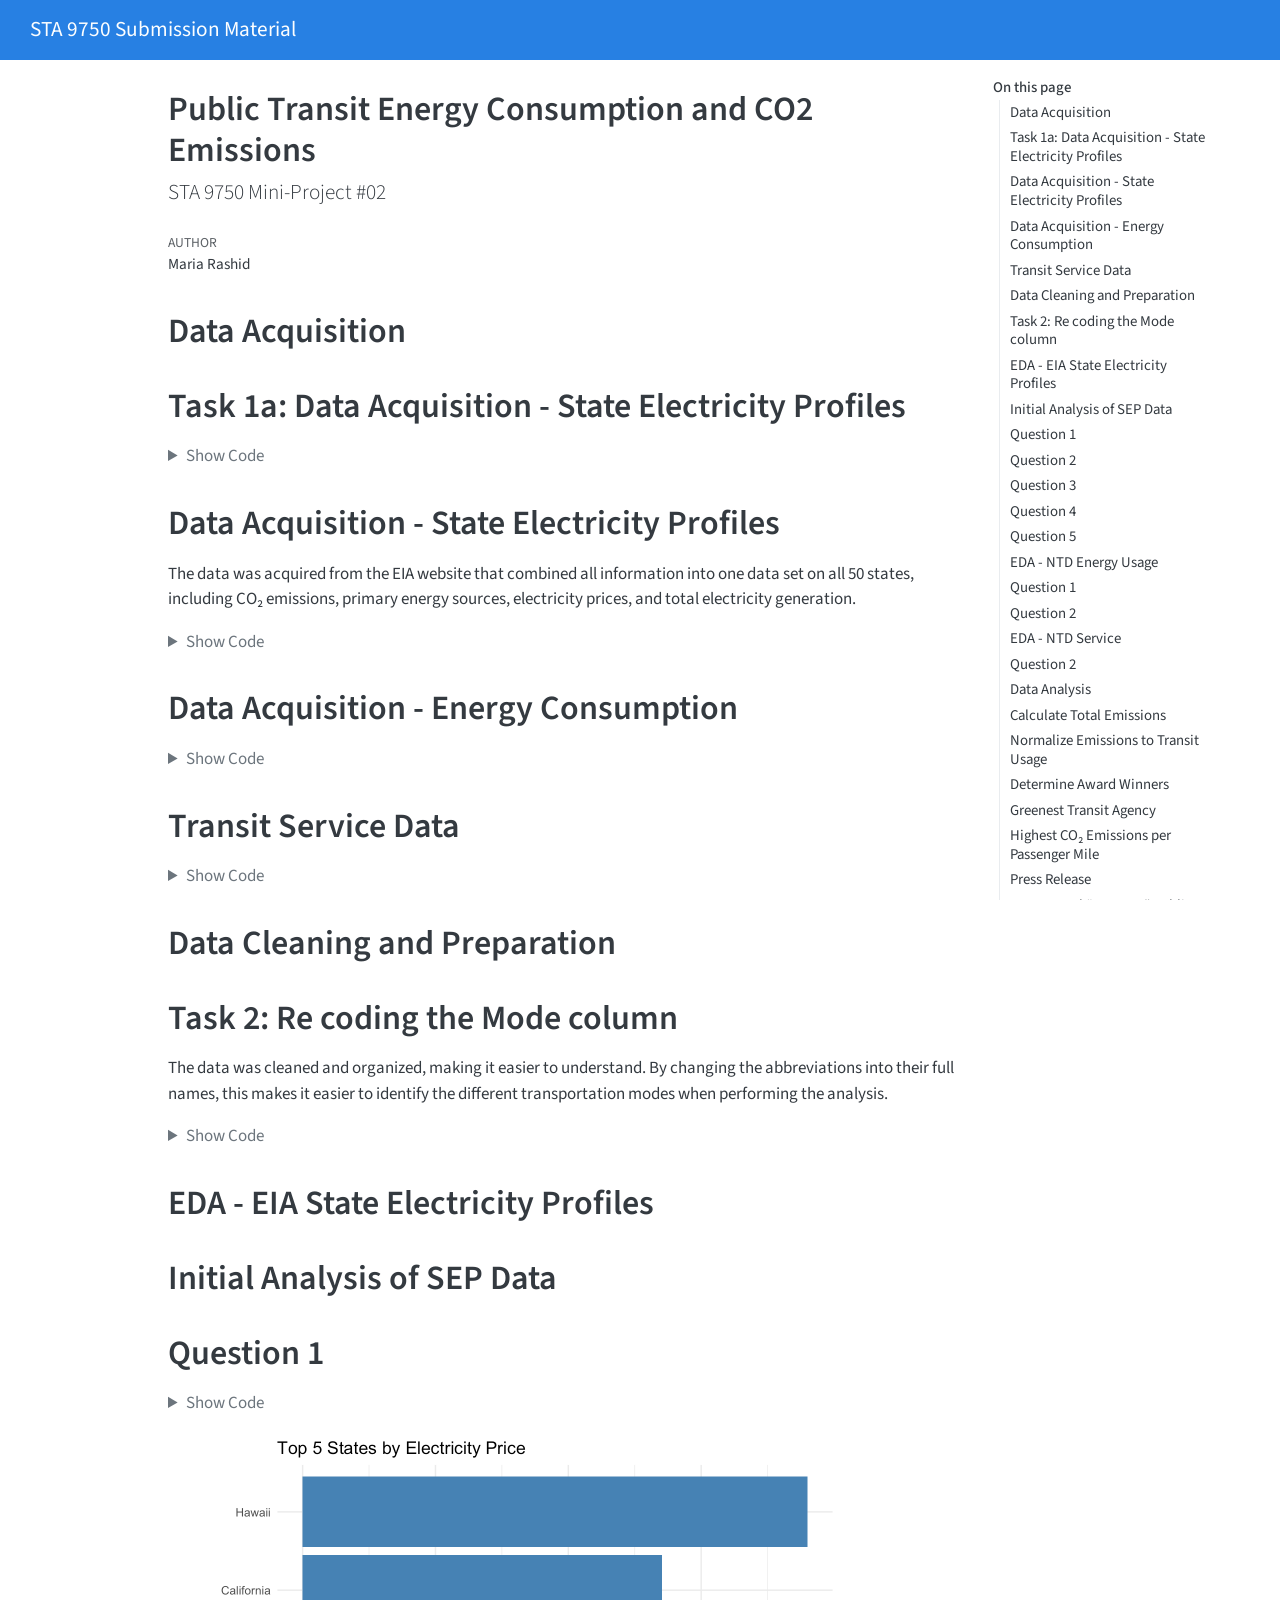
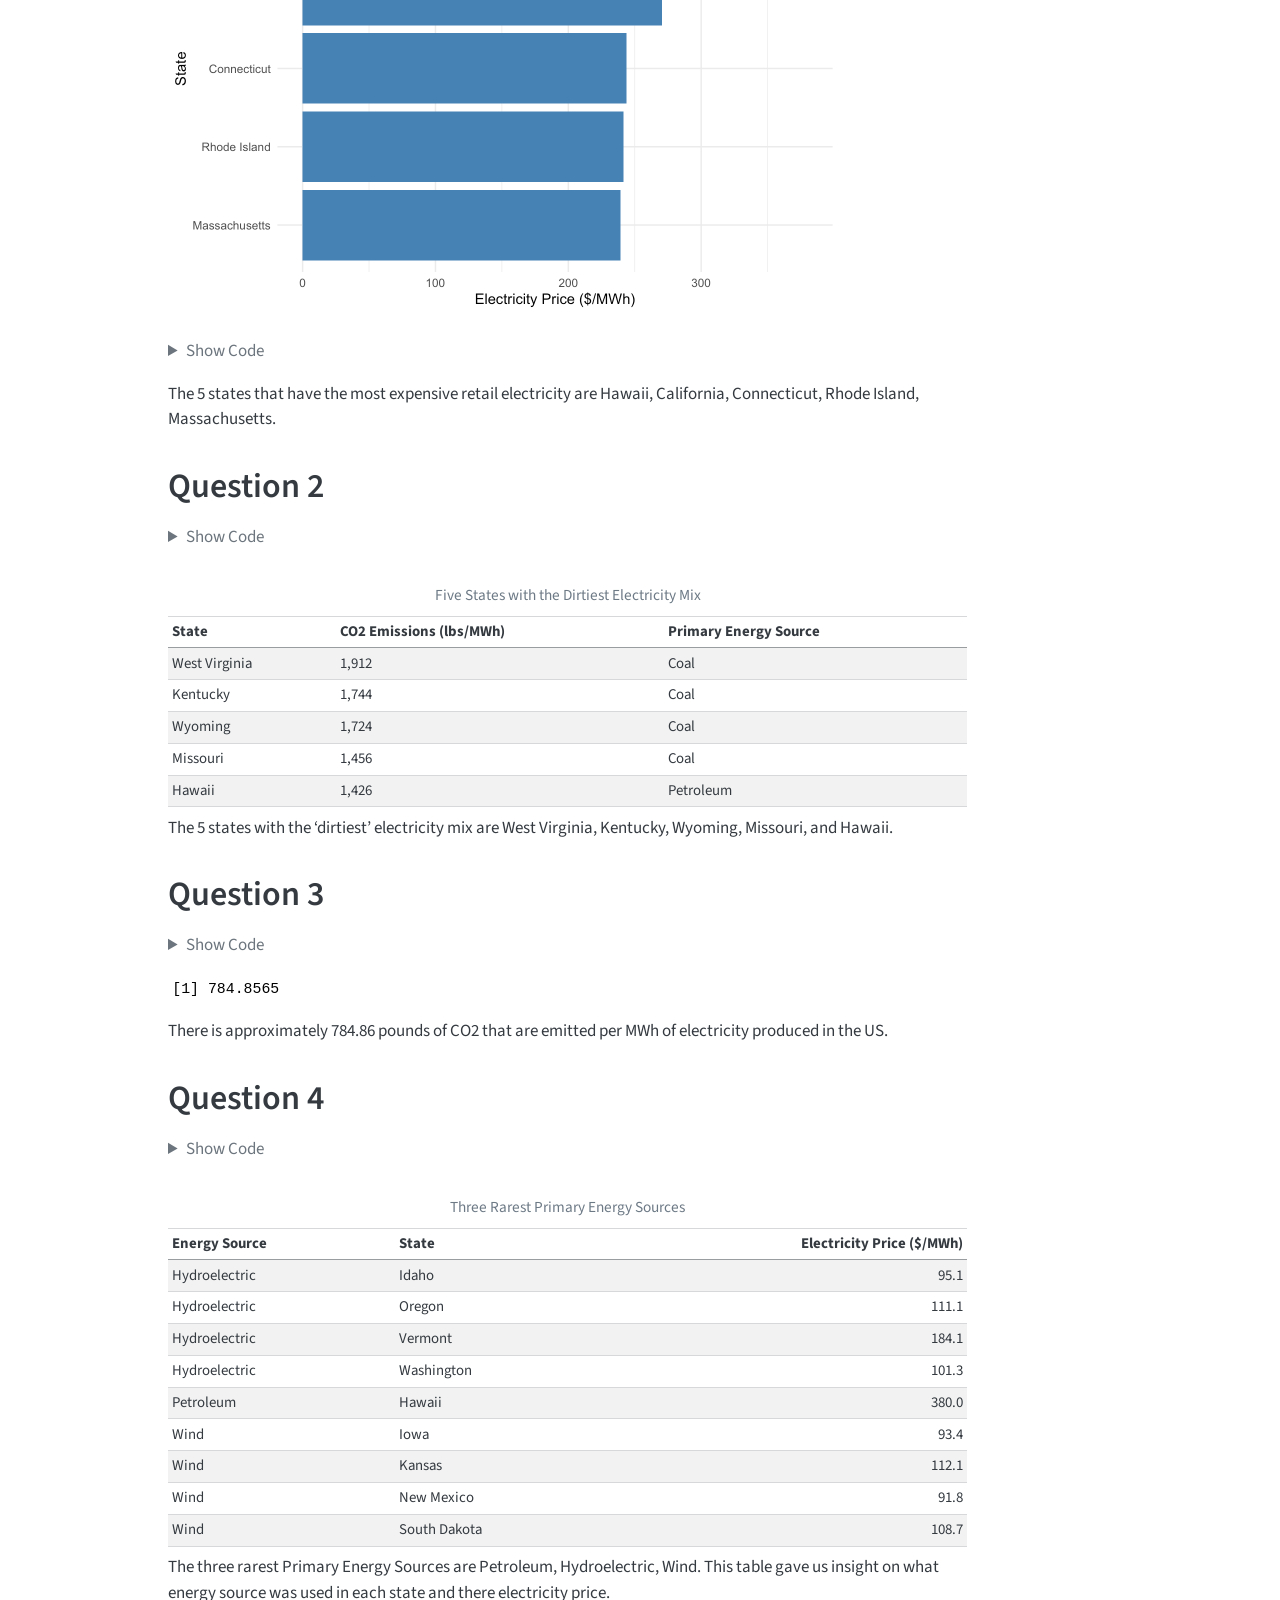
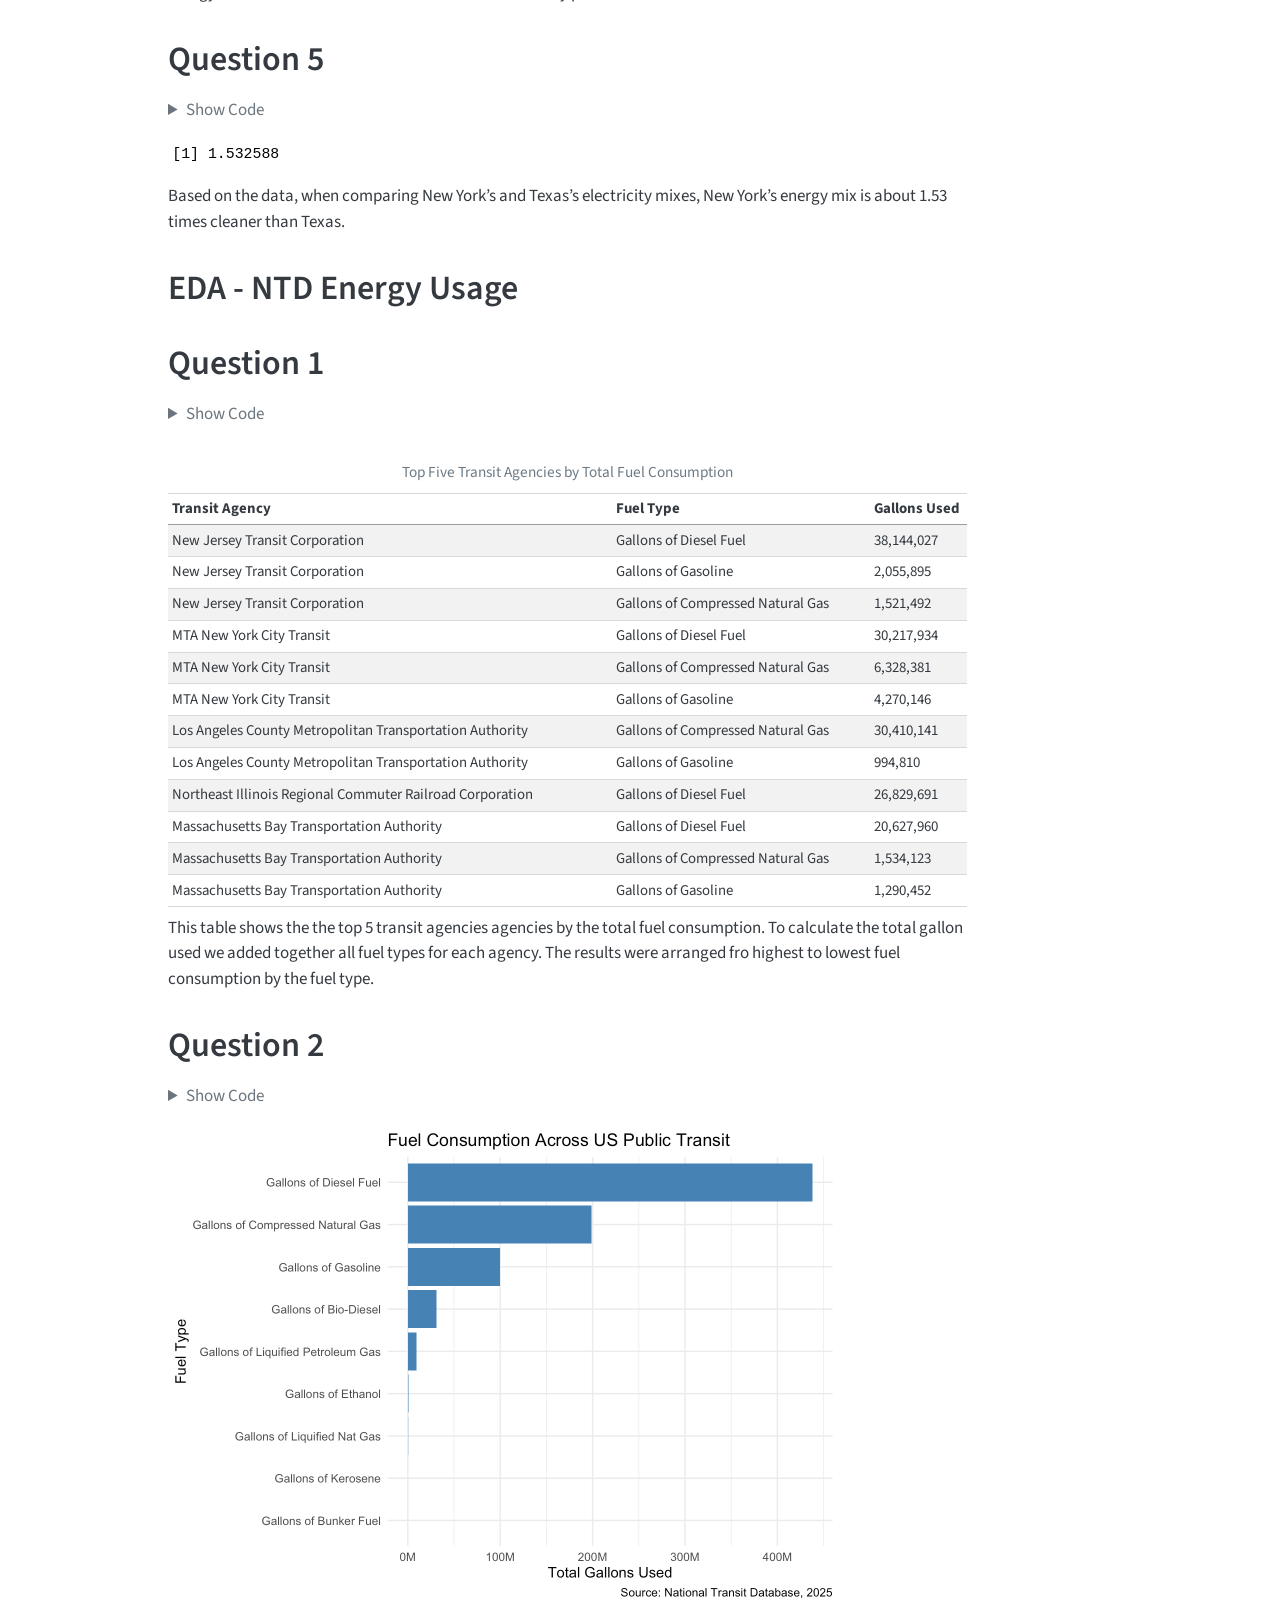
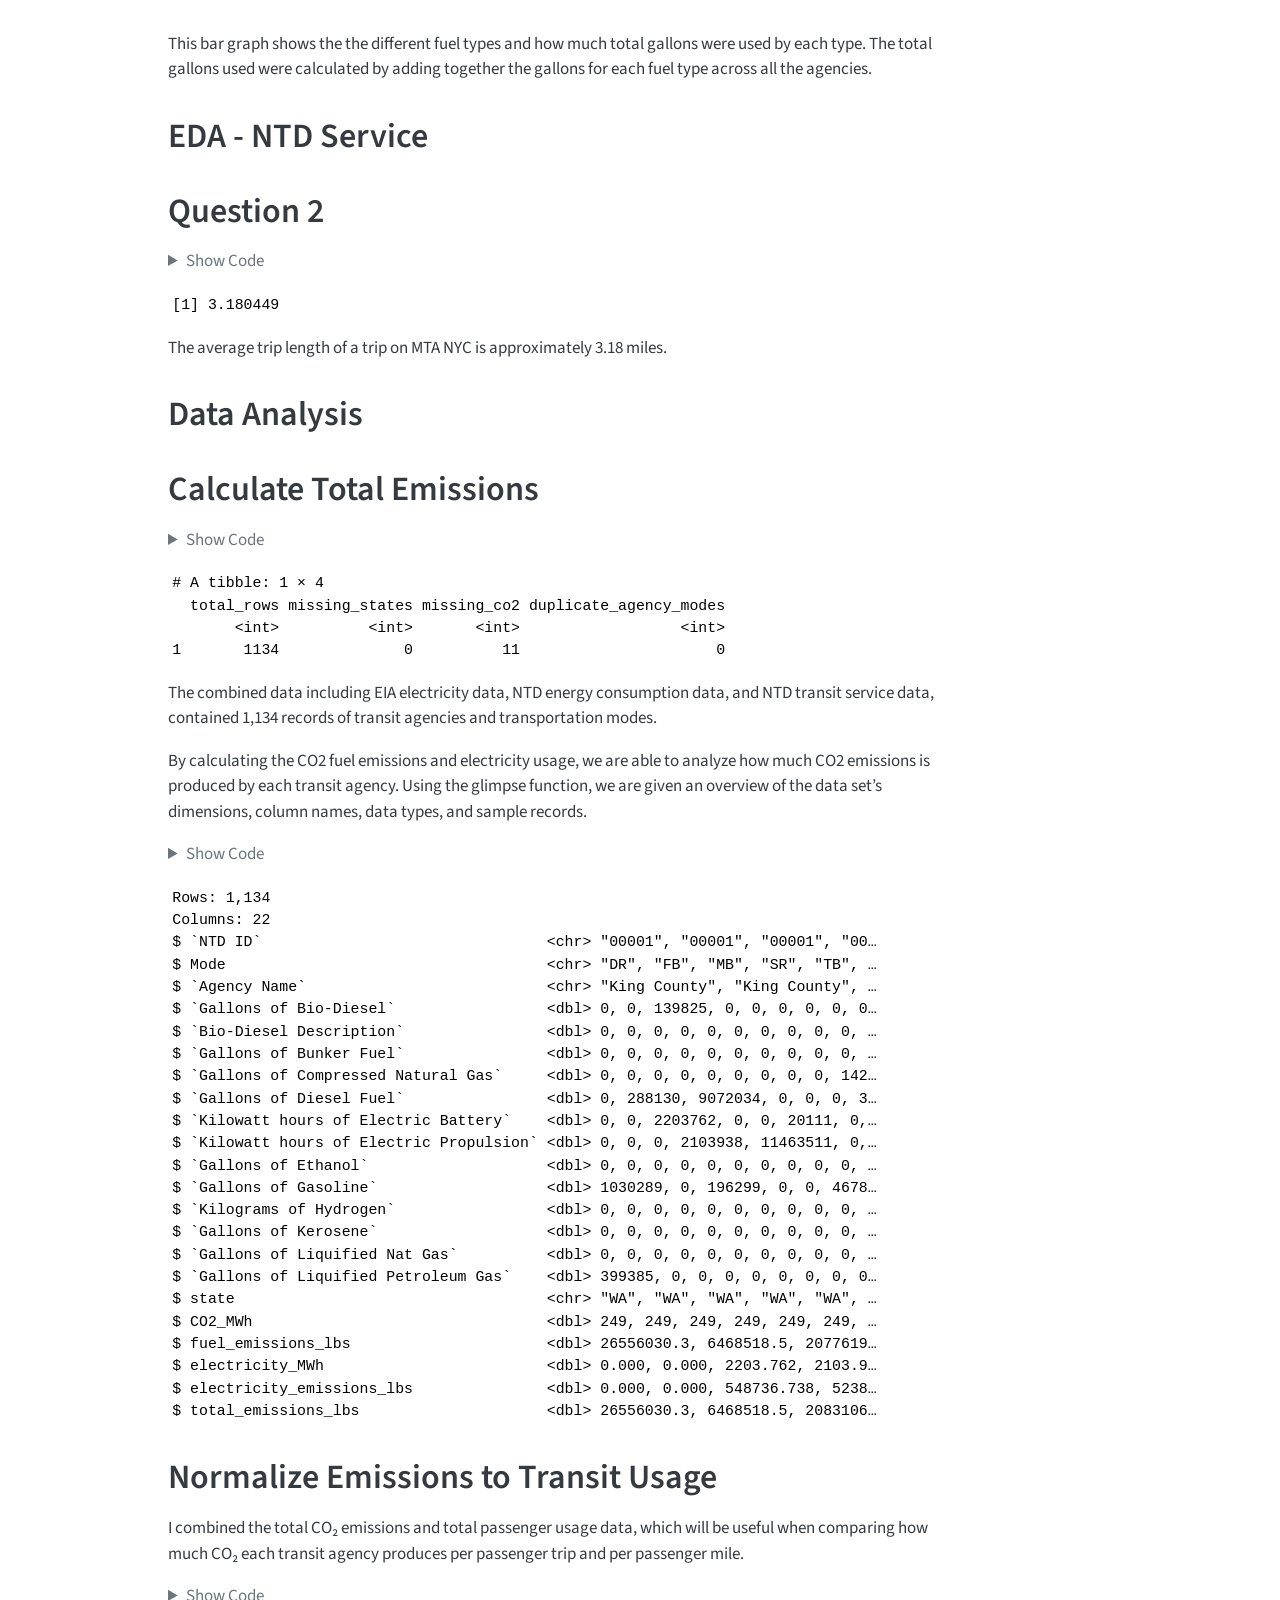
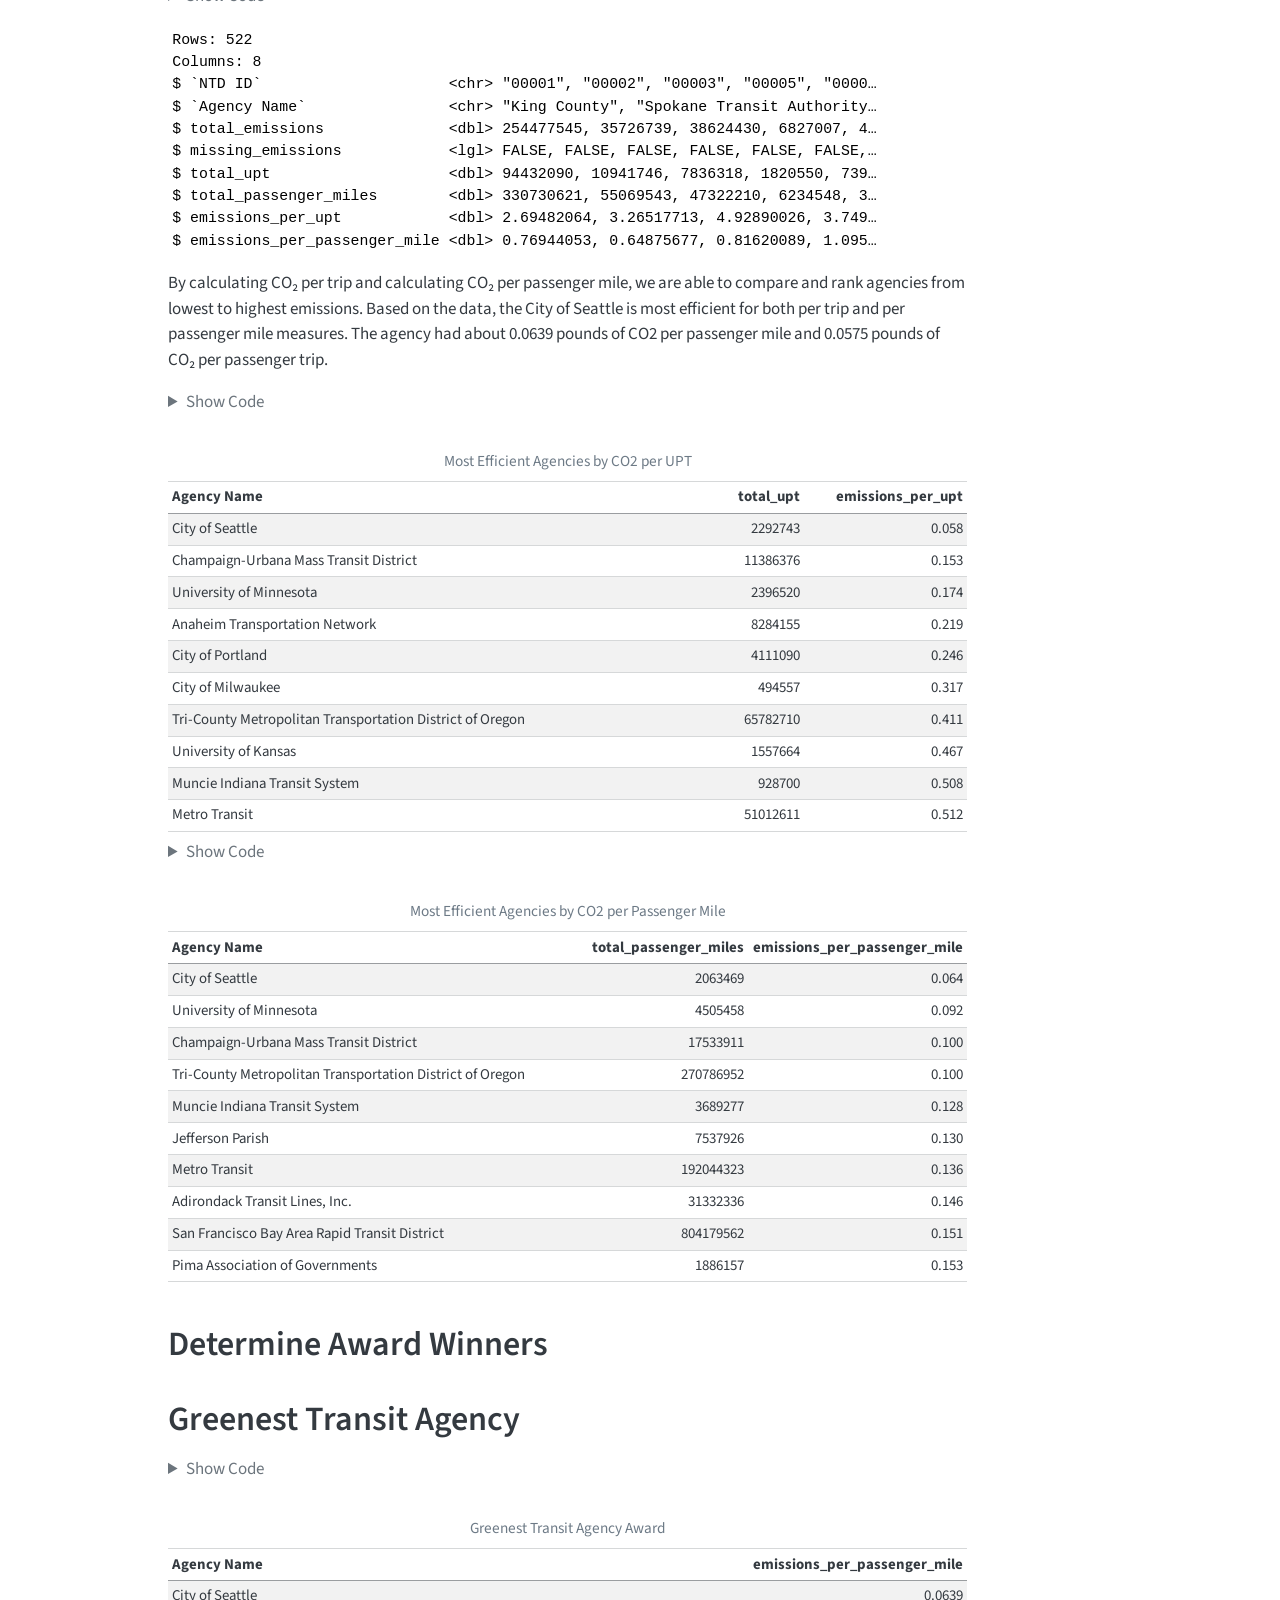
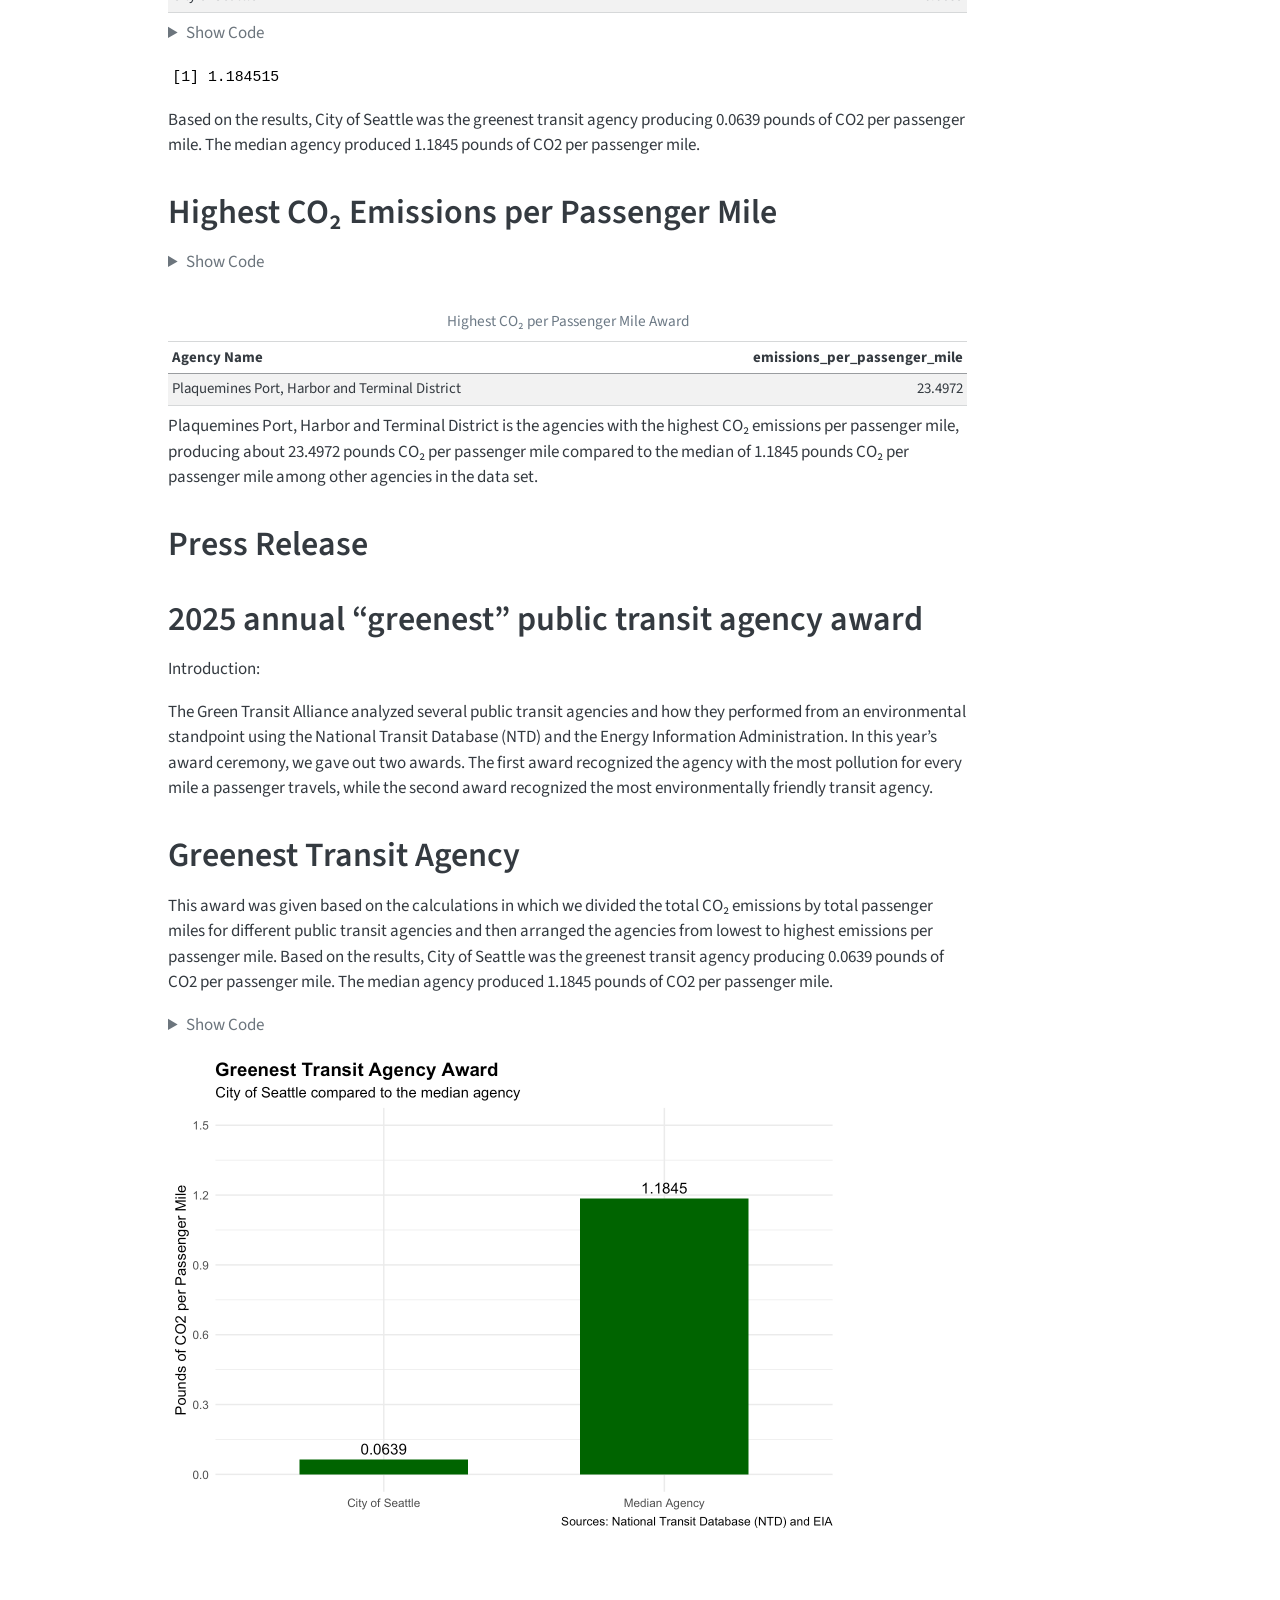
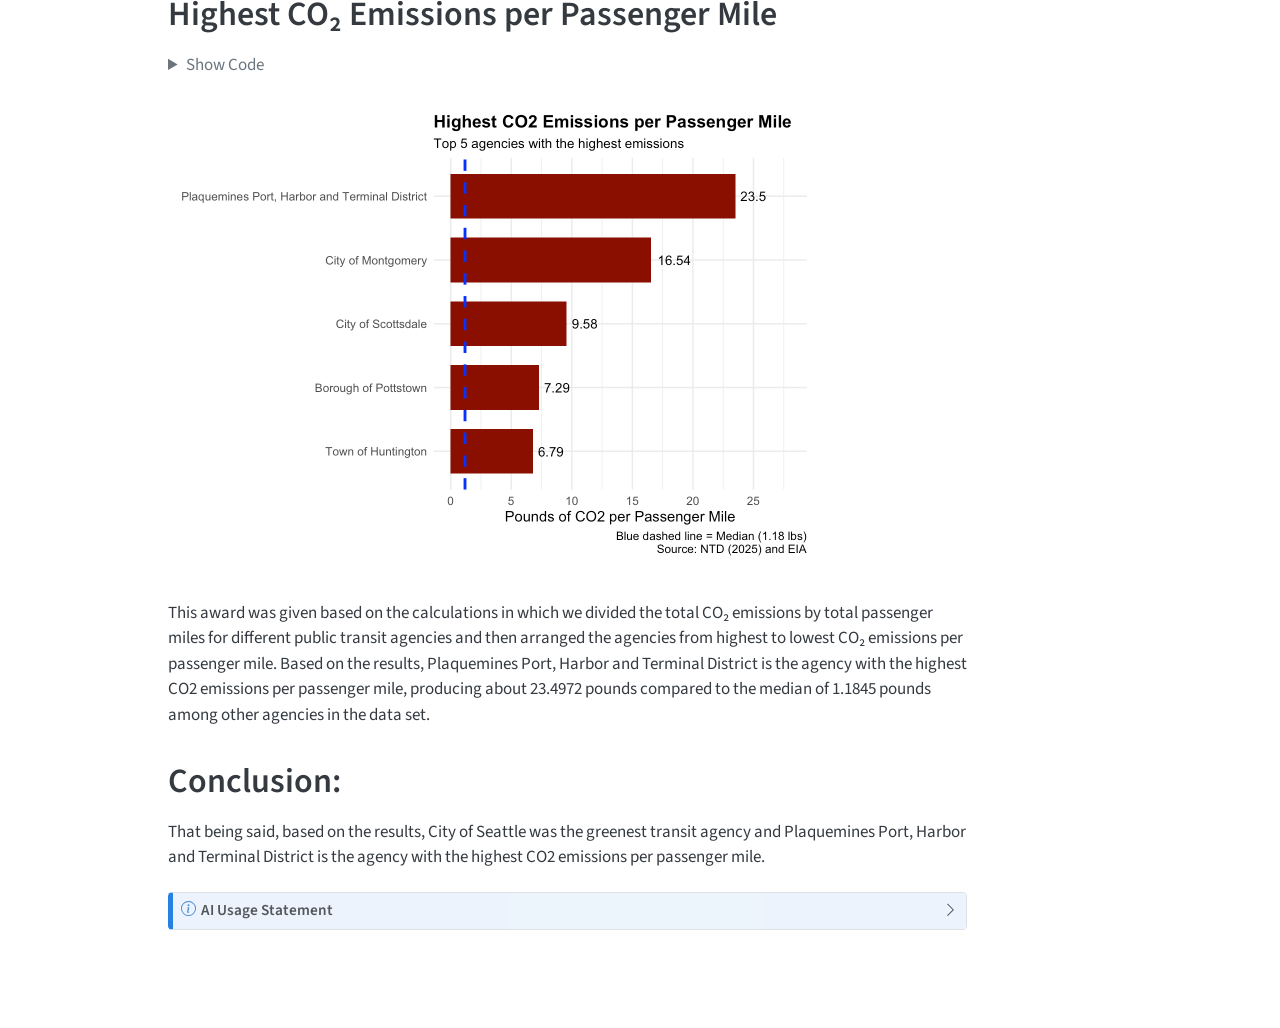
<file: docs/mp02.html>
<!DOCTYPE html>
<html xmlns="http://www.w3.org/1999/xhtml" lang="en" xml:lang="en"><head>

<meta charset="utf-8">
<meta name="generator" content="quarto-1.9.38">

<meta name="viewport" content="width=device-width, initial-scale=1.0, user-scalable=yes">

<meta name="author" content="Maria Rashid">

<title>Public Transit Energy Consumption and CO2 Emissions – STA 9750 Submission Material</title>
<style>
/* Default styles provided by pandoc.
** See https://pandoc.org/MANUAL.html#variables-for-html for config info.
*/
code{white-space: pre-wrap;}
span.smallcaps{font-variant: small-caps;}
div.columns{display: flex; gap: min(4vw, 1.5em);}
div.column{flex: auto; overflow-x: auto;}
div.hanging-indent{margin-left: 1.5em; text-indent: -1.5em;}
ul.task-list{list-style: none;}
ul.task-list li input[type="checkbox"] {
  width: 0.8em;
  margin: 0 0.8em 0.2em -1em; /* quarto-specific, see https://github.com/quarto-dev/quarto-cli/issues/4556 */ 
  vertical-align: middle;
}
/* CSS for syntax highlighting */
html { -webkit-text-size-adjust: 100%; }
pre > code.sourceCode { white-space: pre; position: relative; }
pre > code.sourceCode > span { display: inline-block; line-height: 1.25; }
pre > code.sourceCode > span:empty { height: 1.2em; }
.sourceCode { overflow: visible; }
code.sourceCode > span { color: inherit; text-decoration: inherit; }
div.sourceCode { margin: 1em 0; }
pre.sourceCode { margin: 0; }
@media screen {
div.sourceCode { overflow: auto; }
}
@media print {
pre > code.sourceCode { white-space: pre-wrap; }
pre > code.sourceCode > span { text-indent: -5em; padding-left: 5em; }
}
pre.numberSource code
  { counter-reset: source-line 0; }
pre.numberSource code > span
  { position: relative; left: -4em; counter-increment: source-line; }
pre.numberSource code > span > a:first-child::before
  { content: counter(source-line);
    position: relative; left: -1em; text-align: right; vertical-align: baseline;
    border: none; display: inline-block;
    -webkit-touch-callout: none; -webkit-user-select: none;
    -khtml-user-select: none; -moz-user-select: none;
    -ms-user-select: none; user-select: none;
    padding: 0 4px; width: 4em;
  }
pre.numberSource { margin-left: 3em;  padding-left: 4px; }
div.sourceCode
  {   }
@media screen {
pre > code.sourceCode > span > a:first-child::before { text-decoration: underline; }
}
</style>


<script src="site_libs/quarto-nav/quarto-nav.js"></script>
<script src="site_libs/quarto-nav/headroom.min.js"></script>
<script src="site_libs/clipboard/clipboard.min.js"></script>
<script src="site_libs/quarto-search/autocomplete.umd.js"></script>
<script src="site_libs/quarto-search/fuse.min.js"></script>
<script src="site_libs/quarto-search/quarto-search.js"></script>
<meta name="quarto:offset" content="./">
<script src="site_libs/quarto-html/quarto.js" type="module"></script>
<script src="site_libs/quarto-html/tabsets/tabsets.js" type="module"></script>
<script src="site_libs/quarto-html/popper.min.js"></script>
<script src="site_libs/quarto-html/tippy.umd.min.js"></script>
<script src="site_libs/quarto-html/anchor.min.js"></script>
<link href="site_libs/quarto-html/tippy.css" rel="stylesheet">
<link href="site_libs/quarto-html/quarto-syntax-highlighting-15634bcf2e68342d4ad2dfa704d543f6.css" rel="stylesheet" id="quarto-text-highlighting-styles">
<script src="site_libs/bootstrap/bootstrap.min.js"></script>
<link href="site_libs/bootstrap/bootstrap-icons.css" rel="stylesheet">
<link href="site_libs/bootstrap/bootstrap-8c38fd85d21bfe44b50360969156fb14.min.css" rel="stylesheet" append-hash="true" id="quarto-bootstrap" data-mode="light">
<script id="quarto-search-options" type="application/json">{
  "location": "navbar",
  "copy-button": false,
  "collapse-after": 3,
  "panel-placement": "end",
  "type": "overlay",
  "limit": 50,
  "keyboard-shortcut": [
    "f",
    "/",
    "s"
  ],
  "show-item-context": false,
  "language": {
    "search-no-results-text": "No results",
    "search-matching-documents-text": "matching documents",
    "search-copy-link-title": "Copy link to search",
    "search-hide-matches-text": "Hide additional matches",
    "search-more-match-text": "more match in this document",
    "search-more-matches-text": "more matches in this document",
    "search-clear-button-title": "Clear",
    "search-text-placeholder": "",
    "search-detached-cancel-button-title": "Cancel",
    "search-submit-button-title": "Submit",
    "search-label": "Search"
  }
}</script>


</head>

<body class="nav-fixed quarto-light">

<div id="quarto-search-results"></div>
  <header id="quarto-header" class="headroom fixed-top">
    <nav class="navbar navbar-expand-lg " data-bs-theme="dark">
      <div class="navbar-container container-fluid">
      <div class="navbar-brand-container mx-auto">
    <a class="navbar-brand" href="./index.html">
    <span class="navbar-title">STA 9750 Submission Material</span>
    </a>
  </div>
        <div class="quarto-navbar-tools tools-end">
</div>
      </div> <!-- /container-fluid -->
    </nav>
</header>
<!-- content -->
<div id="quarto-content" class="quarto-container page-columns page-rows-contents page-layout-article page-navbar">
<!-- sidebar -->
<!-- margin-sidebar -->
    <div id="quarto-margin-sidebar" class="sidebar margin-sidebar">
        <nav id="TOC" role="doc-toc" class="toc-active">
    <h2 id="toc-title">On this page</h2>
   
  <ul>
  <li><a href="#data-acquisition" id="toc-data-acquisition" class="nav-link active" data-scroll-target="#data-acquisition">Data Acquisition</a></li>
  <li><a href="#task-1a-data-acquisition---state-electricity-profiles" id="toc-task-1a-data-acquisition---state-electricity-profiles" class="nav-link" data-scroll-target="#task-1a-data-acquisition---state-electricity-profiles">Task 1a: Data Acquisition - State Electricity Profiles</a></li>
  <li><a href="#data-acquisition---state-electricity-profiles" id="toc-data-acquisition---state-electricity-profiles" class="nav-link" data-scroll-target="#data-acquisition---state-electricity-profiles">Data Acquisition - State Electricity Profiles</a></li>
  <li><a href="#data-acquisition---energy-consumption" id="toc-data-acquisition---energy-consumption" class="nav-link" data-scroll-target="#data-acquisition---energy-consumption">Data Acquisition - Energy Consumption</a></li>
  <li><a href="#transit-service-data" id="toc-transit-service-data" class="nav-link" data-scroll-target="#transit-service-data">Transit Service Data</a></li>
  <li><a href="#data-cleaning-and-preparation" id="toc-data-cleaning-and-preparation" class="nav-link" data-scroll-target="#data-cleaning-and-preparation">Data Cleaning and Preparation</a></li>
  <li><a href="#task-2-re-coding-the-mode-column" id="toc-task-2-re-coding-the-mode-column" class="nav-link" data-scroll-target="#task-2-re-coding-the-mode-column">Task 2: Re coding the Mode column</a></li>
  <li><a href="#eda---eia-state-electricity-profiles" id="toc-eda---eia-state-electricity-profiles" class="nav-link" data-scroll-target="#eda---eia-state-electricity-profiles">EDA - EIA State Electricity Profiles</a></li>
  <li><a href="#initial-analysis-of-sep-data" id="toc-initial-analysis-of-sep-data" class="nav-link" data-scroll-target="#initial-analysis-of-sep-data">Initial Analysis of SEP Data</a></li>
  <li><a href="#question-1" id="toc-question-1" class="nav-link" data-scroll-target="#question-1">Question 1</a></li>
  <li><a href="#question-2" id="toc-question-2" class="nav-link" data-scroll-target="#question-2">Question 2</a></li>
  <li><a href="#question-3" id="toc-question-3" class="nav-link" data-scroll-target="#question-3">Question 3</a></li>
  <li><a href="#question-4" id="toc-question-4" class="nav-link" data-scroll-target="#question-4">Question 4</a></li>
  <li><a href="#question-5" id="toc-question-5" class="nav-link" data-scroll-target="#question-5">Question 5</a></li>
  <li><a href="#eda---ntd-energy-usage" id="toc-eda---ntd-energy-usage" class="nav-link" data-scroll-target="#eda---ntd-energy-usage">EDA - NTD Energy Usage</a></li>
  <li><a href="#question-1-1" id="toc-question-1-1" class="nav-link" data-scroll-target="#question-1-1">Question 1</a></li>
  <li><a href="#question-2-1" id="toc-question-2-1" class="nav-link" data-scroll-target="#question-2-1">Question 2</a></li>
  <li><a href="#eda---ntd-service" id="toc-eda---ntd-service" class="nav-link" data-scroll-target="#eda---ntd-service">EDA - NTD Service</a></li>
  <li><a href="#question-2-2" id="toc-question-2-2" class="nav-link" data-scroll-target="#question-2-2">Question 2</a></li>
  <li><a href="#data-analysis" id="toc-data-analysis" class="nav-link" data-scroll-target="#data-analysis">Data Analysis</a></li>
  <li><a href="#calculate-total-emissions" id="toc-calculate-total-emissions" class="nav-link" data-scroll-target="#calculate-total-emissions">Calculate Total Emissions</a></li>
  <li><a href="#normalize-emissions-to-transit-usage" id="toc-normalize-emissions-to-transit-usage" class="nav-link" data-scroll-target="#normalize-emissions-to-transit-usage">Normalize Emissions to Transit Usage</a></li>
  <li><a href="#determine-award-winners" id="toc-determine-award-winners" class="nav-link" data-scroll-target="#determine-award-winners">Determine Award Winners</a></li>
  <li><a href="#greenest-transit-agency" id="toc-greenest-transit-agency" class="nav-link" data-scroll-target="#greenest-transit-agency">Greenest Transit Agency</a></li>
  <li><a href="#highest-co₂-emissions-per-passenger-mile" id="toc-highest-co₂-emissions-per-passenger-mile" class="nav-link" data-scroll-target="#highest-co₂-emissions-per-passenger-mile">Highest CO₂ Emissions per Passenger Mile</a></li>
  <li><a href="#press-release" id="toc-press-release" class="nav-link" data-scroll-target="#press-release">Press Release</a></li>
  <li><a href="#annual-greenest-public-transit-agency-award" id="toc-annual-greenest-public-transit-agency-award" class="nav-link" data-scroll-target="#annual-greenest-public-transit-agency-award">2025 annual “greenest” public transit agency award</a></li>
  <li><a href="#greenest-transit-agency-1" id="toc-greenest-transit-agency-1" class="nav-link" data-scroll-target="#greenest-transit-agency-1">Greenest Transit Agency</a></li>
  <li><a href="#highest-co₂-emissions-per-passenger-mile-1" id="toc-highest-co₂-emissions-per-passenger-mile-1" class="nav-link" data-scroll-target="#highest-co₂-emissions-per-passenger-mile-1">Highest CO₂ Emissions per Passenger Mile</a></li>
  <li><a href="#conclusion" id="toc-conclusion" class="nav-link" data-scroll-target="#conclusion">Conclusion:</a></li>
  </ul>
</nav>
    </div>
<!-- main -->
<main class="content" id="quarto-document-content">

<header id="title-block-header" class="quarto-title-block default">
<div class="quarto-title">
<h1 class="title">Public Transit Energy Consumption and CO2 Emissions</h1>
<p class="subtitle lead">STA 9750 Mini-Project #02</p>
</div>



<div class="quarto-title-meta">

    <div>
    <div class="quarto-title-meta-heading">Author</div>
    <div class="quarto-title-meta-contents">
             <p>Maria Rashid </p>
          </div>
  </div>
    
  
    
  </div>
  


</header>


<section id="data-acquisition" class="level1">
<h1>Data Acquisition</h1>
</section>
<section id="task-1a-data-acquisition---state-electricity-profiles" class="level1">
<h1>Task 1a: Data Acquisition - State Electricity Profiles</h1>
<div class="cell">
<details class="code-fold">
<summary>Show Code</summary>
<div class="code-copy-outer-scaffold"><div class="sourceCode cell-code" id="cb1"><pre class="sourceCode r code-with-copy"><code class="sourceCode r"><span id="cb1-1"><a href="#cb1-1" aria-hidden="true" tabindex="-1"></a><span class="co"># Load required packages</span></span>
<span id="cb1-2"><a href="#cb1-2" aria-hidden="true" tabindex="-1"></a><span class="fu">library</span>(tidyverse)</span>
<span id="cb1-3"><a href="#cb1-3" aria-hidden="true" tabindex="-1"></a><span class="fu">library</span>(stringr)</span>
<span id="cb1-4"><a href="#cb1-4" aria-hidden="true" tabindex="-1"></a><span class="fu">library</span>(httr2)</span>
<span id="cb1-5"><a href="#cb1-5" aria-hidden="true" tabindex="-1"></a><span class="fu">library</span>(rvest)</span>
<span id="cb1-6"><a href="#cb1-6" aria-hidden="true" tabindex="-1"></a><span class="fu">library</span>(readxl)</span>
<span id="cb1-7"><a href="#cb1-7" aria-hidden="true" tabindex="-1"></a><span class="fu">library</span>(fs)</span>
<span id="cb1-8"><a href="#cb1-8" aria-hidden="true" tabindex="-1"></a><span class="fu">library</span>(scales)</span></code></pre></div><button title="Copy to Clipboard" class="code-copy-button"><i class="bi"></i></button></div>
</details>
</div>
</section>
<section id="data-acquisition---state-electricity-profiles" class="level1">
<h1>Data Acquisition - State Electricity Profiles</h1>
<p>The data was acquired from the EIA website that combined all information into one data set on all 50 states, including CO₂ emissions, primary energy sources, electricity prices, and total electricity generation.</p>
<div class="cell">
<details class="code-fold">
<summary>Show Code</summary>
<div class="code-copy-outer-scaffold"><div class="sourceCode cell-code" id="cb2"><pre class="sourceCode r code-with-copy"><code class="sourceCode r"><span id="cb2-1"><a href="#cb2-1" aria-hidden="true" tabindex="-1"></a>get_eia_sep <span class="ot">&lt;-</span> <span class="cf">function</span>(state, abbr) {</span>
<span id="cb2-2"><a href="#cb2-2" aria-hidden="true" tabindex="-1"></a>  <span class="fu">library</span>(tidyverse)</span>
<span id="cb2-3"><a href="#cb2-3" aria-hidden="true" tabindex="-1"></a>  <span class="fu">library</span>(stringr)</span>
<span id="cb2-4"><a href="#cb2-4" aria-hidden="true" tabindex="-1"></a>  <span class="fu">library</span>(httr2)</span>
<span id="cb2-5"><a href="#cb2-5" aria-hidden="true" tabindex="-1"></a>  <span class="fu">library</span>(rvest)</span>
<span id="cb2-6"><a href="#cb2-6" aria-hidden="true" tabindex="-1"></a></span>
<span id="cb2-7"><a href="#cb2-7" aria-hidden="true" tabindex="-1"></a>  state_formatted <span class="ot">&lt;-</span> <span class="fu">str_to_lower</span>(state) <span class="sc">|&gt;</span></span>
<span id="cb2-8"><a href="#cb2-8" aria-hidden="true" tabindex="-1"></a>    <span class="fu">str_replace_all</span>(<span class="st">"</span><span class="sc">\\</span><span class="st">s"</span>, <span class="st">""</span>)</span>
<span id="cb2-9"><a href="#cb2-9" aria-hidden="true" tabindex="-1"></a></span>
<span id="cb2-10"><a href="#cb2-10" aria-hidden="true" tabindex="-1"></a>  dir_name <span class="ot">&lt;-</span> <span class="fu">file.path</span>(<span class="st">"data"</span>, <span class="st">"mp02"</span>)</span>
<span id="cb2-11"><a href="#cb2-11" aria-hidden="true" tabindex="-1"></a>  file_name <span class="ot">&lt;-</span> <span class="fu">file.path</span>(dir_name, state_formatted)</span>
<span id="cb2-12"><a href="#cb2-12" aria-hidden="true" tabindex="-1"></a></span>
<span id="cb2-13"><a href="#cb2-13" aria-hidden="true" tabindex="-1"></a>  <span class="fu">dir.create</span>(dir_name, <span class="at">showWarnings =</span> <span class="cn">FALSE</span>,</span>
<span id="cb2-14"><a href="#cb2-14" aria-hidden="true" tabindex="-1"></a>             <span class="at">recursive =</span> <span class="cn">TRUE</span>)</span>
<span id="cb2-15"><a href="#cb2-15" aria-hidden="true" tabindex="-1"></a></span>
<span id="cb2-16"><a href="#cb2-16" aria-hidden="true" tabindex="-1"></a>  <span class="cf">if</span> (<span class="sc">!</span><span class="fu">file.exists</span>(file_name)) {</span>
<span id="cb2-17"><a href="#cb2-17" aria-hidden="true" tabindex="-1"></a>    BASE_URL <span class="ot">&lt;-</span> <span class="st">"https://www.eia.gov"</span></span>
<span id="cb2-18"><a href="#cb2-18" aria-hidden="true" tabindex="-1"></a></span>
<span id="cb2-19"><a href="#cb2-19" aria-hidden="true" tabindex="-1"></a>    RESPONSE <span class="ot">&lt;-</span> <span class="fu">request</span>(BASE_URL) <span class="sc">|&gt;</span></span>
<span id="cb2-20"><a href="#cb2-20" aria-hidden="true" tabindex="-1"></a>      <span class="fu">req_url_path</span>(</span>
<span id="cb2-21"><a href="#cb2-21" aria-hidden="true" tabindex="-1"></a>        <span class="st">"electricity"</span>,</span>
<span id="cb2-22"><a href="#cb2-22" aria-hidden="true" tabindex="-1"></a>        <span class="st">"state"</span>,</span>
<span id="cb2-23"><a href="#cb2-23" aria-hidden="true" tabindex="-1"></a>        state_formatted</span>
<span id="cb2-24"><a href="#cb2-24" aria-hidden="true" tabindex="-1"></a>      ) <span class="sc">|&gt;</span></span>
<span id="cb2-25"><a href="#cb2-25" aria-hidden="true" tabindex="-1"></a>      <span class="fu">req_headers</span>(</span>
<span id="cb2-26"><a href="#cb2-26" aria-hidden="true" tabindex="-1"></a>        <span class="st">`</span><span class="at">User-Agent</span><span class="st">`</span> <span class="ot">=</span></span>
<span id="cb2-27"><a href="#cb2-27" aria-hidden="true" tabindex="-1"></a>          <span class="st">"Mozilla/5.0 (Macintosh; Intel Mac OS X 10.15; rv:149.0) Gecko/20100101 Firefox/149.0"</span></span>
<span id="cb2-28"><a href="#cb2-28" aria-hidden="true" tabindex="-1"></a>      ) <span class="sc">|&gt;</span></span>
<span id="cb2-29"><a href="#cb2-29" aria-hidden="true" tabindex="-1"></a>      <span class="fu">req_perform</span>(file_name)</span>
<span id="cb2-30"><a href="#cb2-30" aria-hidden="true" tabindex="-1"></a></span>
<span id="cb2-31"><a href="#cb2-31" aria-hidden="true" tabindex="-1"></a>    <span class="fu">resp_check_status</span>(RESPONSE)</span>
<span id="cb2-32"><a href="#cb2-32" aria-hidden="true" tabindex="-1"></a>  }</span>
<span id="cb2-33"><a href="#cb2-33" aria-hidden="true" tabindex="-1"></a></span>
<span id="cb2-34"><a href="#cb2-34" aria-hidden="true" tabindex="-1"></a>  TABLE <span class="ot">&lt;-</span> <span class="fu">read_html</span>(file_name) <span class="sc">|&gt;</span></span>
<span id="cb2-35"><a href="#cb2-35" aria-hidden="true" tabindex="-1"></a>    <span class="fu">html_element</span>(<span class="st">"table"</span>) <span class="sc">|&gt;</span></span>
<span id="cb2-36"><a href="#cb2-36" aria-hidden="true" tabindex="-1"></a>    <span class="fu">html_table</span>() <span class="sc">|&gt;</span></span>
<span id="cb2-37"><a href="#cb2-37" aria-hidden="true" tabindex="-1"></a>    <span class="fu">mutate</span>(<span class="at">Item =</span> <span class="fu">str_to_lower</span>(Item))</span>
<span id="cb2-38"><a href="#cb2-38" aria-hidden="true" tabindex="-1"></a></span>
<span id="cb2-39"><a href="#cb2-39" aria-hidden="true" tabindex="-1"></a>  <span class="cf">if</span> (<span class="st">"U.S. rank"</span> <span class="sc">%in%</span> <span class="fu">colnames</span>(TABLE)) {</span>
<span id="cb2-40"><a href="#cb2-40" aria-hidden="true" tabindex="-1"></a>    TABLE <span class="ot">&lt;-</span> TABLE <span class="sc">|&gt;</span></span>
<span id="cb2-41"><a href="#cb2-41" aria-hidden="true" tabindex="-1"></a>      <span class="fu">rename</span>(<span class="at">Rank =</span> <span class="st">`</span><span class="at">U.S. rank</span><span class="st">`</span>)</span>
<span id="cb2-42"><a href="#cb2-42" aria-hidden="true" tabindex="-1"></a>  }</span>
<span id="cb2-43"><a href="#cb2-43" aria-hidden="true" tabindex="-1"></a></span>
<span id="cb2-44"><a href="#cb2-44" aria-hidden="true" tabindex="-1"></a>  CO2_MWh <span class="ot">&lt;-</span> TABLE <span class="sc">|&gt;</span></span>
<span id="cb2-45"><a href="#cb2-45" aria-hidden="true" tabindex="-1"></a>    <span class="fu">filter</span>(Item <span class="sc">==</span> <span class="st">"carbon dioxide (lbs/mwh)"</span>) <span class="sc">|&gt;</span></span>
<span id="cb2-46"><a href="#cb2-46" aria-hidden="true" tabindex="-1"></a>    <span class="fu">pull</span>(Value) <span class="sc">|&gt;</span></span>
<span id="cb2-47"><a href="#cb2-47" aria-hidden="true" tabindex="-1"></a>    <span class="fu">str_replace_all</span>(<span class="st">","</span>, <span class="st">""</span>) <span class="sc">|&gt;</span></span>
<span id="cb2-48"><a href="#cb2-48" aria-hidden="true" tabindex="-1"></a>    <span class="fu">as.numeric</span>()</span>
<span id="cb2-49"><a href="#cb2-49" aria-hidden="true" tabindex="-1"></a></span>
<span id="cb2-50"><a href="#cb2-50" aria-hidden="true" tabindex="-1"></a>  PRIMARY <span class="ot">&lt;-</span> TABLE <span class="sc">|&gt;</span></span>
<span id="cb2-51"><a href="#cb2-51" aria-hidden="true" tabindex="-1"></a>    <span class="fu">filter</span>(Item <span class="sc">==</span> <span class="st">"primary energy source"</span>) <span class="sc">|&gt;</span></span>
<span id="cb2-52"><a href="#cb2-52" aria-hidden="true" tabindex="-1"></a>    <span class="fu">pull</span>(Rank)</span>
<span id="cb2-53"><a href="#cb2-53" aria-hidden="true" tabindex="-1"></a></span>
<span id="cb2-54"><a href="#cb2-54" aria-hidden="true" tabindex="-1"></a>  RATE <span class="ot">&lt;-</span> TABLE <span class="sc">|&gt;</span></span>
<span id="cb2-55"><a href="#cb2-55" aria-hidden="true" tabindex="-1"></a>    <span class="fu">filter</span>(Item <span class="sc">==</span> <span class="st">"average retail price (cents/kwh)"</span>) <span class="sc">|&gt;</span></span>
<span id="cb2-56"><a href="#cb2-56" aria-hidden="true" tabindex="-1"></a>    <span class="fu">pull</span>(Value) <span class="sc">|&gt;</span></span>
<span id="cb2-57"><a href="#cb2-57" aria-hidden="true" tabindex="-1"></a>    <span class="fu">as.numeric</span>()</span>
<span id="cb2-58"><a href="#cb2-58" aria-hidden="true" tabindex="-1"></a></span>
<span id="cb2-59"><a href="#cb2-59" aria-hidden="true" tabindex="-1"></a>  GENERATION_MWh <span class="ot">&lt;-</span> TABLE <span class="sc">|&gt;</span></span>
<span id="cb2-60"><a href="#cb2-60" aria-hidden="true" tabindex="-1"></a>    <span class="fu">filter</span>(Item <span class="sc">==</span> <span class="st">"net generation (megawatthours)"</span>) <span class="sc">|&gt;</span></span>
<span id="cb2-61"><a href="#cb2-61" aria-hidden="true" tabindex="-1"></a>    <span class="fu">pull</span>(Value) <span class="sc">|&gt;</span></span>
<span id="cb2-62"><a href="#cb2-62" aria-hidden="true" tabindex="-1"></a>    <span class="fu">str_replace_all</span>(<span class="st">","</span>, <span class="st">""</span>) <span class="sc">|&gt;</span></span>
<span id="cb2-63"><a href="#cb2-63" aria-hidden="true" tabindex="-1"></a>    <span class="fu">as.numeric</span>()</span>
<span id="cb2-64"><a href="#cb2-64" aria-hidden="true" tabindex="-1"></a></span>
<span id="cb2-65"><a href="#cb2-65" aria-hidden="true" tabindex="-1"></a>  <span class="fu">data.frame</span>(</span>
<span id="cb2-66"><a href="#cb2-66" aria-hidden="true" tabindex="-1"></a>    <span class="at">CO2_MWh =</span> CO2_MWh,</span>
<span id="cb2-67"><a href="#cb2-67" aria-hidden="true" tabindex="-1"></a>    <span class="at">primary_source =</span> PRIMARY,</span>
<span id="cb2-68"><a href="#cb2-68" aria-hidden="true" tabindex="-1"></a>    <span class="at">electricity_price_MWh =</span> RATE <span class="sc">*</span> <span class="dv">10</span>,</span>
<span id="cb2-69"><a href="#cb2-69" aria-hidden="true" tabindex="-1"></a>    <span class="at">generation_MWh =</span> GENERATION_MWh,</span>
<span id="cb2-70"><a href="#cb2-70" aria-hidden="true" tabindex="-1"></a>    <span class="at">state =</span> state,</span>
<span id="cb2-71"><a href="#cb2-71" aria-hidden="true" tabindex="-1"></a>    <span class="at">abbreviation =</span> abbr</span>
<span id="cb2-72"><a href="#cb2-72" aria-hidden="true" tabindex="-1"></a>  )</span>
<span id="cb2-73"><a href="#cb2-73" aria-hidden="true" tabindex="-1"></a>}</span>
<span id="cb2-74"><a href="#cb2-74" aria-hidden="true" tabindex="-1"></a></span>
<span id="cb2-75"><a href="#cb2-75" aria-hidden="true" tabindex="-1"></a>EIA_SEP_REPORT <span class="ot">&lt;-</span> <span class="fu">map2</span>(</span>
<span id="cb2-76"><a href="#cb2-76" aria-hidden="true" tabindex="-1"></a>  state.name,</span>
<span id="cb2-77"><a href="#cb2-77" aria-hidden="true" tabindex="-1"></a>  state.abb,</span>
<span id="cb2-78"><a href="#cb2-78" aria-hidden="true" tabindex="-1"></a>  get_eia_sep</span>
<span id="cb2-79"><a href="#cb2-79" aria-hidden="true" tabindex="-1"></a>) <span class="sc">|&gt;</span></span>
<span id="cb2-80"><a href="#cb2-80" aria-hidden="true" tabindex="-1"></a>  <span class="fu">list_rbind</span>()</span></code></pre></div><button title="Copy to Clipboard" class="code-copy-button"><i class="bi"></i></button></div>
</details>
</div>
</section>
<section id="data-acquisition---energy-consumption" class="level1">
<h1>Data Acquisition - Energy Consumption</h1>
<div class="cell">
<details class="code-fold">
<summary>Show Code</summary>
<div class="code-copy-outer-scaffold"><div class="sourceCode cell-code" id="cb3"><pre class="sourceCode r code-with-copy"><code class="sourceCode r"><span id="cb3-1"><a href="#cb3-1" aria-hidden="true" tabindex="-1"></a>load_ntd_energy <span class="ot">&lt;-</span> <span class="cf">function</span>(){</span>
<span id="cb3-2"><a href="#cb3-2" aria-hidden="true" tabindex="-1"></a>  <span class="fu">library</span>(readxl)</span>
<span id="cb3-3"><a href="#cb3-3" aria-hidden="true" tabindex="-1"></a>  <span class="fu">library</span>(httr2)</span>
<span id="cb3-4"><a href="#cb3-4" aria-hidden="true" tabindex="-1"></a>  <span class="fu">library</span>(tidyverse)</span>
<span id="cb3-5"><a href="#cb3-5" aria-hidden="true" tabindex="-1"></a>  <span class="fu">library</span>(fs)</span>
<span id="cb3-6"><a href="#cb3-6" aria-hidden="true" tabindex="-1"></a>  </span>
<span id="cb3-7"><a href="#cb3-7" aria-hidden="true" tabindex="-1"></a></span>
<span id="cb3-8"><a href="#cb3-8" aria-hidden="true" tabindex="-1"></a>  DATA_DIR <span class="ot">&lt;-</span> <span class="fu">file.path</span>(<span class="st">"data"</span>, <span class="st">"mp02"</span>)</span>
<span id="cb3-9"><a href="#cb3-9" aria-hidden="true" tabindex="-1"></a>  <span class="fu">dir.create</span>(DATA_DIR, <span class="at">showWarnings=</span><span class="cn">FALSE</span>, <span class="at">recursive=</span><span class="cn">TRUE</span>)</span>
<span id="cb3-10"><a href="#cb3-10" aria-hidden="true" tabindex="-1"></a></span>
<span id="cb3-11"><a href="#cb3-11" aria-hidden="true" tabindex="-1"></a>  NTD_ENERGY_FILE <span class="ot">&lt;-</span> <span class="fu">file.path</span>(DATA_DIR, <span class="st">"2025_ntd_energy.xlsx"</span>)</span>
<span id="cb3-12"><a href="#cb3-12" aria-hidden="true" tabindex="-1"></a></span>
<span id="cb3-13"><a href="#cb3-13" aria-hidden="true" tabindex="-1"></a>  <span class="cf">if</span>(<span class="sc">!</span><span class="fu">file.exists</span>(NTD_ENERGY_FILE)){</span>
<span id="cb3-14"><a href="#cb3-14" aria-hidden="true" tabindex="-1"></a>    <span class="fu">library</span>(httr2)</span>
<span id="cb3-15"><a href="#cb3-15" aria-hidden="true" tabindex="-1"></a>  </span>
<span id="cb3-16"><a href="#cb3-16" aria-hidden="true" tabindex="-1"></a>    <span class="fu">request</span>(<span class="st">"https://www.transit.dot.gov/sites/fta.dot.gov/files/2026-09/2025%20Energy%20Consumption_260806.xlsx"</span>) <span class="sc">|&gt;</span></span>
<span id="cb3-17"><a href="#cb3-17" aria-hidden="true" tabindex="-1"></a>      <span class="fu">req_headers</span>(</span>
<span id="cb3-18"><a href="#cb3-18" aria-hidden="true" tabindex="-1"></a>        <span class="st">`</span><span class="at">User-Agent</span><span class="st">`</span> <span class="ot">=</span> <span class="st">"Mozilla/5.0 (Macintosh; Intel Mac OS X 10.15; rv:149.0) Gecko/20100101 Firefox/149.0"</span>) <span class="sc">|&gt;</span> </span>
<span id="cb3-19"><a href="#cb3-19" aria-hidden="true" tabindex="-1"></a>      <span class="fu">req_perform</span>(NTD_ENERGY_FILE)</span>
<span id="cb3-20"><a href="#cb3-20" aria-hidden="true" tabindex="-1"></a>  }</span>
<span id="cb3-21"><a href="#cb3-21" aria-hidden="true" tabindex="-1"></a>  </span>
<span id="cb3-22"><a href="#cb3-22" aria-hidden="true" tabindex="-1"></a>  <span class="cf">if</span>(<span class="fu">file.info</span>(NTD_ENERGY_FILE)<span class="sc">$</span>size <span class="sc">&lt;</span> <span class="fl">1e4</span>){</span>
<span id="cb3-23"><a href="#cb3-23" aria-hidden="true" tabindex="-1"></a>        <span class="fu">cat</span>(<span class="st">"I was unable to download the NTD Energy File. Please try again.</span><span class="sc">\n</span><span class="st">"</span>)</span>
<span id="cb3-24"><a href="#cb3-24" aria-hidden="true" tabindex="-1"></a>        <span class="fu">stop</span>(<span class="st">"Download failed. Please delete corrupted file and try again."</span>)</span>
<span id="cb3-25"><a href="#cb3-25" aria-hidden="true" tabindex="-1"></a>    }</span>
<span id="cb3-26"><a href="#cb3-26" aria-hidden="true" tabindex="-1"></a></span>
<span id="cb3-27"><a href="#cb3-27" aria-hidden="true" tabindex="-1"></a>  to_numeric_fill_0 <span class="ot">&lt;-</span> <span class="cf">function</span>(x){</span>
<span id="cb3-28"><a href="#cb3-28" aria-hidden="true" tabindex="-1"></a>    x <span class="ot">&lt;-</span> <span class="fu">if_else</span>(x <span class="sc">==</span> <span class="st">"-"</span>, <span class="cn">NA</span>, x)</span>
<span id="cb3-29"><a href="#cb3-29" aria-hidden="true" tabindex="-1"></a>    <span class="fu">replace_na</span>(<span class="fu">as.numeric</span>(x), <span class="dv">0</span>)</span>
<span id="cb3-30"><a href="#cb3-30" aria-hidden="true" tabindex="-1"></a>  }</span>
<span id="cb3-31"><a href="#cb3-31" aria-hidden="true" tabindex="-1"></a></span>
<span id="cb3-32"><a href="#cb3-32" aria-hidden="true" tabindex="-1"></a>  <span class="fu">read_excel</span>(NTD_ENERGY_FILE) <span class="sc">|&gt;</span> </span>
<span id="cb3-33"><a href="#cb3-33" aria-hidden="true" tabindex="-1"></a>    <span class="fu">select</span>(<span class="sc">-</span><span class="fu">c</span>(<span class="st">`</span><span class="at">Reporter Type</span><span class="st">`</span>, </span>
<span id="cb3-34"><a href="#cb3-34" aria-hidden="true" tabindex="-1"></a>              <span class="st">`</span><span class="at">Reporting Module</span><span class="st">`</span>, </span>
<span id="cb3-35"><a href="#cb3-35" aria-hidden="true" tabindex="-1"></a>              <span class="st">`</span><span class="at">Gallons of Other Fuel</span><span class="st">`</span>, </span>
<span id="cb3-36"><a href="#cb3-36" aria-hidden="true" tabindex="-1"></a>              <span class="st">`</span><span class="at">Other Fuel Description</span><span class="st">`</span>)) <span class="sc">|&gt;</span></span>
<span id="cb3-37"><a href="#cb3-37" aria-hidden="true" tabindex="-1"></a>    <span class="fu">mutate</span>(<span class="fu">across</span>(<span class="sc">-</span><span class="fu">c</span>(<span class="st">`</span><span class="at">Agency Name</span><span class="st">`</span>, </span>
<span id="cb3-38"><a href="#cb3-38" aria-hidden="true" tabindex="-1"></a>                     <span class="st">`</span><span class="at">Mode</span><span class="st">`</span>,</span>
<span id="cb3-39"><a href="#cb3-39" aria-hidden="true" tabindex="-1"></a>                     <span class="st">`</span><span class="at">TOS</span><span class="st">`</span>), </span>
<span id="cb3-40"><a href="#cb3-40" aria-hidden="true" tabindex="-1"></a>                  to_numeric_fill_0)) <span class="sc">|&gt;</span></span>
<span id="cb3-41"><a href="#cb3-41" aria-hidden="true" tabindex="-1"></a>    <span class="fu">group_by</span>(<span class="st">`</span><span class="at">NTD ID</span><span class="st">`</span>, <span class="st">`</span><span class="at">Mode</span><span class="st">`</span>, <span class="st">`</span><span class="at">Agency Name</span><span class="st">`</span>) <span class="sc">|&gt;</span></span>
<span id="cb3-42"><a href="#cb3-42" aria-hidden="true" tabindex="-1"></a>    <span class="fu">summarize</span>(<span class="fu">across</span>(<span class="fu">where</span>(is.numeric), sum), </span>
<span id="cb3-43"><a href="#cb3-43" aria-hidden="true" tabindex="-1"></a>              <span class="at">.groups =</span> <span class="st">"keep"</span>) <span class="sc">|&gt;</span></span>
<span id="cb3-44"><a href="#cb3-44" aria-hidden="true" tabindex="-1"></a>    <span class="fu">mutate</span>(<span class="at">ENERGY =</span> <span class="fu">sum</span>(<span class="fu">c_across</span>(<span class="fu">c</span>(<span class="fu">where</span>(is.numeric))))) <span class="sc">|&gt;</span></span>
<span id="cb3-45"><a href="#cb3-45" aria-hidden="true" tabindex="-1"></a>    <span class="fu">filter</span>(ENERGY <span class="sc">&gt;</span> <span class="dv">0</span>) <span class="sc">|&gt;</span></span>
<span id="cb3-46"><a href="#cb3-46" aria-hidden="true" tabindex="-1"></a>    <span class="fu">select</span>(<span class="sc">-</span>ENERGY) <span class="sc">|&gt;</span></span>
<span id="cb3-47"><a href="#cb3-47" aria-hidden="true" tabindex="-1"></a>    <span class="fu">ungroup</span>()</span>
<span id="cb3-48"><a href="#cb3-48" aria-hidden="true" tabindex="-1"></a>}</span>
<span id="cb3-49"><a href="#cb3-49" aria-hidden="true" tabindex="-1"></a></span>
<span id="cb3-50"><a href="#cb3-50" aria-hidden="true" tabindex="-1"></a>NTD_ENERGY <span class="ot">&lt;-</span> <span class="fu">load_ntd_energy</span>()</span></code></pre></div><button title="Copy to Clipboard" class="code-copy-button"><i class="bi"></i></button></div>
</details>
</div>
</section>
<section id="transit-service-data" class="level1">
<h1>Transit Service Data</h1>
<div class="cell">
<details class="code-fold">
<summary>Show Code</summary>
<div class="code-copy-outer-scaffold"><div class="sourceCode cell-code" id="cb4"><pre class="sourceCode r code-with-copy"><code class="sourceCode r"><span id="cb4-1"><a href="#cb4-1" aria-hidden="true" tabindex="-1"></a>load_ntd_service <span class="ot">&lt;-</span> <span class="cf">function</span>() {</span>
<span id="cb4-2"><a href="#cb4-2" aria-hidden="true" tabindex="-1"></a>  <span class="fu">library</span>(httr2)</span>
<span id="cb4-3"><a href="#cb4-3" aria-hidden="true" tabindex="-1"></a>  <span class="fu">library</span>(tidyverse)</span>
<span id="cb4-4"><a href="#cb4-4" aria-hidden="true" tabindex="-1"></a>  <span class="fu">library</span>(fs)</span>
<span id="cb4-5"><a href="#cb4-5" aria-hidden="true" tabindex="-1"></a></span>
<span id="cb4-6"><a href="#cb4-6" aria-hidden="true" tabindex="-1"></a>  DATA_DIR <span class="ot">&lt;-</span> <span class="fu">file.path</span>(<span class="st">"data"</span>, <span class="st">"mp02"</span>)</span>
<span id="cb4-7"><a href="#cb4-7" aria-hidden="true" tabindex="-1"></a>  <span class="fu">dir.create</span>(DATA_DIR, <span class="at">showWarnings =</span> <span class="cn">FALSE</span>, <span class="at">recursive =</span> <span class="cn">TRUE</span>)</span>
<span id="cb4-8"><a href="#cb4-8" aria-hidden="true" tabindex="-1"></a></span>
<span id="cb4-9"><a href="#cb4-9" aria-hidden="true" tabindex="-1"></a>  NTD_SERVICE_FILE <span class="ot">&lt;-</span> <span class="fu">file.path</span>(DATA_DIR, <span class="st">"2025_ntd_service.csv"</span>)</span>
<span id="cb4-10"><a href="#cb4-10" aria-hidden="true" tabindex="-1"></a></span>
<span id="cb4-11"><a href="#cb4-11" aria-hidden="true" tabindex="-1"></a>  <span class="co"># Download data only if the file does not exist</span></span>
<span id="cb4-12"><a href="#cb4-12" aria-hidden="true" tabindex="-1"></a>  <span class="cf">if</span> (<span class="sc">!</span><span class="fu">file.exists</span>(NTD_SERVICE_FILE)) {</span>
<span id="cb4-13"><a href="#cb4-13" aria-hidden="true" tabindex="-1"></a></span>
<span id="cb4-14"><a href="#cb4-14" aria-hidden="true" tabindex="-1"></a>    <span class="fu">request</span>(<span class="st">"https://data.transportation.gov/resource/4fir-qbim.csv"</span>) <span class="sc">|&gt;</span></span>
<span id="cb4-15"><a href="#cb4-15" aria-hidden="true" tabindex="-1"></a>      <span class="fu">req_url_query</span>(<span class="st">`</span><span class="at">$query</span><span class="st">`</span> <span class="ot">=</span> <span class="fu">paste</span>(</span>
<span id="cb4-16"><a href="#cb4-16" aria-hidden="true" tabindex="-1"></a>        <span class="st">"SELECT `_5_digit_ntd_id` AS `NTD_ID`"</span>,</span>
<span id="cb4-17"><a href="#cb4-17" aria-hidden="true" tabindex="-1"></a>        <span class="st">"`max_agency` AS `AGENCY`"</span>,</span>
<span id="cb4-18"><a href="#cb4-18" aria-hidden="true" tabindex="-1"></a>        <span class="st">"`max_reporter_type` AS `reporter_type`"</span>,</span>
<span id="cb4-19"><a href="#cb4-19" aria-hidden="true" tabindex="-1"></a>        <span class="st">"`max_organization_type` AS `organization_type`"</span>,</span>
<span id="cb4-20"><a href="#cb4-20" aria-hidden="true" tabindex="-1"></a>        <span class="st">"`max_city` AS `city`"</span>,</span>
<span id="cb4-21"><a href="#cb4-21" aria-hidden="true" tabindex="-1"></a>        <span class="st">"`max_state` AS `state`"</span>,</span>
<span id="cb4-22"><a href="#cb4-22" aria-hidden="true" tabindex="-1"></a>        <span class="st">"`mode`"</span>,</span>
<span id="cb4-23"><a href="#cb4-23" aria-hidden="true" tabindex="-1"></a>        <span class="st">"`type_of_service`"</span>,</span>
<span id="cb4-24"><a href="#cb4-24" aria-hidden="true" tabindex="-1"></a>        <span class="st">"`max_primary_uza_code` as `uza_code`"</span>,</span>
<span id="cb4-25"><a href="#cb4-25" aria-hidden="true" tabindex="-1"></a>        <span class="st">"`max_primary_uza_name` as `uza_name`"</span>,</span>
<span id="cb4-26"><a href="#cb4-26" aria-hidden="true" tabindex="-1"></a>        <span class="st">"`max_primary_uza_area_sq_miles` as `uza_sq_miles`"</span>,</span>
<span id="cb4-27"><a href="#cb4-27" aria-hidden="true" tabindex="-1"></a>        <span class="st">"`max_primary_uza_population` as `uza_population`"</span>,</span>
<span id="cb4-28"><a href="#cb4-28" aria-hidden="true" tabindex="-1"></a>        <span class="st">"`max_service_area_sq_miles` as `service_area_sq_miles`"</span>,</span>
<span id="cb4-29"><a href="#cb4-29" aria-hidden="true" tabindex="-1"></a>        <span class="st">"`max_service_area_population` as `service_area_population`"</span>,</span>
<span id="cb4-30"><a href="#cb4-30" aria-hidden="true" tabindex="-1"></a>        <span class="st">"`questionable_record` as `flagged_likely_inaccurate`"</span>,</span>
<span id="cb4-31"><a href="#cb4-31" aria-hidden="true" tabindex="-1"></a>        <span class="st">"`sum_unlinked_passenger_trips_upt` as `total_upt`"</span>,</span>
<span id="cb4-32"><a href="#cb4-32" aria-hidden="true" tabindex="-1"></a>        <span class="st">"`sum_passenger_miles` WHERE caseless_one_of(`report_year`, '2025') limit 50000"</span>,</span>
<span id="cb4-33"><a href="#cb4-33" aria-hidden="true" tabindex="-1"></a>        <span class="at">sep =</span> <span class="st">","</span></span>
<span id="cb4-34"><a href="#cb4-34" aria-hidden="true" tabindex="-1"></a>      )) <span class="sc">|&gt;</span></span>
<span id="cb4-35"><a href="#cb4-35" aria-hidden="true" tabindex="-1"></a>      <span class="fu">req_headers</span>(</span>
<span id="cb4-36"><a href="#cb4-36" aria-hidden="true" tabindex="-1"></a>        <span class="st">`</span><span class="at">User-Agent</span><span class="st">`</span> <span class="ot">=</span> <span class="st">"Mozilla/5.0 (Macintosh; Intel Mac OS X 10.15; rv:149.0) Gecko/20100101 Firefox/149.0"</span></span>
<span id="cb4-37"><a href="#cb4-37" aria-hidden="true" tabindex="-1"></a>      ) <span class="sc">|&gt;</span></span>
<span id="cb4-38"><a href="#cb4-38" aria-hidden="true" tabindex="-1"></a>      <span class="fu">req_perform</span>(<span class="at">path =</span> NTD_SERVICE_FILE)</span>
<span id="cb4-39"><a href="#cb4-39" aria-hidden="true" tabindex="-1"></a>  }</span>
<span id="cb4-40"><a href="#cb4-40" aria-hidden="true" tabindex="-1"></a></span>
<span id="cb4-41"><a href="#cb4-41" aria-hidden="true" tabindex="-1"></a>  <span class="cf">if</span> (<span class="fu">file.info</span>(NTD_SERVICE_FILE)<span class="sc">$</span>size <span class="sc">&lt;</span> <span class="fl">1e4</span>) {</span>
<span id="cb4-42"><a href="#cb4-42" aria-hidden="true" tabindex="-1"></a>    <span class="fu">cat</span>(<span class="st">"I was unable to download the NTD Service File. Please try again.</span><span class="sc">\n</span><span class="st">"</span>)</span>
<span id="cb4-43"><a href="#cb4-43" aria-hidden="true" tabindex="-1"></a>    <span class="fu">stop</span>(<span class="st">"Download failed. Please delete corrupted file and try again."</span>)</span>
<span id="cb4-44"><a href="#cb4-44" aria-hidden="true" tabindex="-1"></a>  }</span>
<span id="cb4-45"><a href="#cb4-45" aria-hidden="true" tabindex="-1"></a></span>
<span id="cb4-46"><a href="#cb4-46" aria-hidden="true" tabindex="-1"></a>  <span class="fu">read_csv</span>(</span>
<span id="cb4-47"><a href="#cb4-47" aria-hidden="true" tabindex="-1"></a>    NTD_SERVICE_FILE,</span>
<span id="cb4-48"><a href="#cb4-48" aria-hidden="true" tabindex="-1"></a>    <span class="at">col_types =</span> <span class="fu">cols</span>(</span>
<span id="cb4-49"><a href="#cb4-49" aria-hidden="true" tabindex="-1"></a>      <span class="at">total_upt =</span> <span class="fu">col_character</span>(),</span>
<span id="cb4-50"><a href="#cb4-50" aria-hidden="true" tabindex="-1"></a>      <span class="at">.default =</span> <span class="fu">col_guess</span>()</span>
<span id="cb4-51"><a href="#cb4-51" aria-hidden="true" tabindex="-1"></a>    )</span>
<span id="cb4-52"><a href="#cb4-52" aria-hidden="true" tabindex="-1"></a>  ) <span class="sc">|&gt;</span></span>
<span id="cb4-53"><a href="#cb4-53" aria-hidden="true" tabindex="-1"></a>    <span class="fu">mutate</span>(</span>
<span id="cb4-54"><a href="#cb4-54" aria-hidden="true" tabindex="-1"></a>      <span class="at">total_upt =</span> <span class="fu">parse_number</span>(total_upt),</span>
<span id="cb4-55"><a href="#cb4-55" aria-hidden="true" tabindex="-1"></a>      <span class="at">flagged_likely_inaccurate =</span> <span class="sc">!</span><span class="fu">is.na</span>(flagged_likely_inaccurate)</span>
<span id="cb4-56"><a href="#cb4-56" aria-hidden="true" tabindex="-1"></a>    )</span>
<span id="cb4-57"><a href="#cb4-57" aria-hidden="true" tabindex="-1"></a>}</span>
<span id="cb4-58"><a href="#cb4-58" aria-hidden="true" tabindex="-1"></a></span>
<span id="cb4-59"><a href="#cb4-59" aria-hidden="true" tabindex="-1"></a></span>
<span id="cb4-60"><a href="#cb4-60" aria-hidden="true" tabindex="-1"></a>NTD_SERVICE <span class="ot">&lt;-</span> <span class="fu">load_ntd_service</span>()</span>
<span id="cb4-61"><a href="#cb4-61" aria-hidden="true" tabindex="-1"></a>NTD_SERVICE_FIXED <span class="ot">&lt;-</span> NTD_SERVICE</span></code></pre></div><button title="Copy to Clipboard" class="code-copy-button"><i class="bi"></i></button></div>
</details>
</div>
</section>
<section id="data-cleaning-and-preparation" class="level1">
<h1>Data Cleaning and Preparation</h1>
</section>
<section id="task-2-re-coding-the-mode-column" class="level1">
<h1>Task 2: Re coding the Mode column</h1>
<p>The data was cleaned and organized, making it easier to understand. By changing the abbreviations into their full names, this makes it easier to identify the different transportation modes when performing the analysis.</p>
<div class="cell">
<details class="code-fold">
<summary>Show Code</summary>
<div class="code-copy-outer-scaffold"><div class="sourceCode cell-code" id="cb5"><pre class="sourceCode r code-with-copy"><code class="sourceCode r"><span id="cb5-1"><a href="#cb5-1" aria-hidden="true" tabindex="-1"></a>NTD_ENERGY <span class="ot">&lt;-</span> <span class="fu">load_ntd_energy</span>() <span class="sc">|&gt;</span></span>
<span id="cb5-2"><a href="#cb5-2" aria-hidden="true" tabindex="-1"></a>  <span class="fu">mutate</span>(</span>
<span id="cb5-3"><a href="#cb5-3" aria-hidden="true" tabindex="-1"></a>    <span class="at">Mode =</span> <span class="fu">recode</span>(</span>
<span id="cb5-4"><a href="#cb5-4" aria-hidden="true" tabindex="-1"></a>      Mode,</span>
<span id="cb5-5"><a href="#cb5-5" aria-hidden="true" tabindex="-1"></a>      <span class="st">"DR"</span> <span class="ot">=</span> <span class="st">"Demand Response"</span>,</span>
<span id="cb5-6"><a href="#cb5-6" aria-hidden="true" tabindex="-1"></a>      <span class="st">"FB"</span> <span class="ot">=</span> <span class="st">"Ferryboat"</span>,</span>
<span id="cb5-7"><a href="#cb5-7" aria-hidden="true" tabindex="-1"></a>      <span class="st">"MB"</span> <span class="ot">=</span> <span class="st">"Motor Bus"</span>,</span>
<span id="cb5-8"><a href="#cb5-8" aria-hidden="true" tabindex="-1"></a>      <span class="st">"SR"</span> <span class="ot">=</span> <span class="st">"Streetcar Rail"</span>,</span>
<span id="cb5-9"><a href="#cb5-9" aria-hidden="true" tabindex="-1"></a>      <span class="st">"TB"</span> <span class="ot">=</span> <span class="st">"Trolleybus"</span>,</span>
<span id="cb5-10"><a href="#cb5-10" aria-hidden="true" tabindex="-1"></a>      <span class="st">"VP"</span> <span class="ot">=</span> <span class="st">"Vanpool"</span>,</span>
<span id="cb5-11"><a href="#cb5-11" aria-hidden="true" tabindex="-1"></a>      <span class="st">"CB"</span> <span class="ot">=</span> <span class="st">"Commuter Bus"</span>,</span>
<span id="cb5-12"><a href="#cb5-12" aria-hidden="true" tabindex="-1"></a>      <span class="st">"RB"</span> <span class="ot">=</span> <span class="st">"Bus Rapid Transit"</span>,</span>
<span id="cb5-13"><a href="#cb5-13" aria-hidden="true" tabindex="-1"></a>      <span class="st">"LR"</span> <span class="ot">=</span> <span class="st">"Light Rail"</span>,</span>
<span id="cb5-14"><a href="#cb5-14" aria-hidden="true" tabindex="-1"></a>      <span class="st">"MG"</span> <span class="ot">=</span> <span class="st">"Monorail/Automated Guideway"</span>,</span>
<span id="cb5-15"><a href="#cb5-15" aria-hidden="true" tabindex="-1"></a>      <span class="st">"CR"</span> <span class="ot">=</span> <span class="st">"Commuter Rail"</span>,</span>
<span id="cb5-16"><a href="#cb5-16" aria-hidden="true" tabindex="-1"></a>      <span class="st">"AR"</span> <span class="ot">=</span> <span class="st">"Alaska Railroad"</span>,</span>
<span id="cb5-17"><a href="#cb5-17" aria-hidden="true" tabindex="-1"></a>      <span class="st">"TR"</span> <span class="ot">=</span> <span class="st">"Aerial Tramway"</span>,</span>
<span id="cb5-18"><a href="#cb5-18" aria-hidden="true" tabindex="-1"></a>      <span class="st">"HR"</span> <span class="ot">=</span> <span class="st">"Heavy Rail"</span>,</span>
<span id="cb5-19"><a href="#cb5-19" aria-hidden="true" tabindex="-1"></a>      <span class="st">"YR"</span> <span class="ot">=</span> <span class="st">"Hybrid Rail"</span>,</span>
<span id="cb5-20"><a href="#cb5-20" aria-hidden="true" tabindex="-1"></a>      <span class="st">"IP"</span> <span class="ot">=</span> <span class="st">"Inclined Plane"</span>,</span>
<span id="cb5-21"><a href="#cb5-21" aria-hidden="true" tabindex="-1"></a>      <span class="st">"CC"</span> <span class="ot">=</span> <span class="st">"Cable Car"</span>,</span>
<span id="cb5-22"><a href="#cb5-22" aria-hidden="true" tabindex="-1"></a>      <span class="at">.default =</span> <span class="st">"Unknown"</span></span>
<span id="cb5-23"><a href="#cb5-23" aria-hidden="true" tabindex="-1"></a>    )</span>
<span id="cb5-24"><a href="#cb5-24" aria-hidden="true" tabindex="-1"></a>  )</span></code></pre></div><button title="Copy to Clipboard" class="code-copy-button"><i class="bi"></i></button></div>
</details>
</div>
</section>
<section id="eda---eia-state-electricity-profiles" class="level1">
<h1>EDA - EIA State Electricity Profiles</h1>
</section>
<section id="initial-analysis-of-sep-data" class="level1">
<h1>Initial Analysis of SEP Data</h1>
</section>
<section id="question-1" class="level1">
<h1>Question 1</h1>
<div class="cell">
<details class="code-fold">
<summary>Show Code</summary>
<div class="code-copy-outer-scaffold"><div class="sourceCode cell-code" id="cb6"><pre class="sourceCode r code-with-copy"><code class="sourceCode r"><span id="cb6-1"><a href="#cb6-1" aria-hidden="true" tabindex="-1"></a>top_5_expensive <span class="ot">&lt;-</span> EIA_SEP_REPORT <span class="sc">|&gt;</span></span>
<span id="cb6-2"><a href="#cb6-2" aria-hidden="true" tabindex="-1"></a>  <span class="fu">arrange</span>(<span class="fu">desc</span>(electricity_price_MWh)) <span class="sc">|&gt;</span></span>
<span id="cb6-3"><a href="#cb6-3" aria-hidden="true" tabindex="-1"></a>  <span class="fu">slice_head</span>(<span class="at">n =</span> <span class="dv">5</span>)</span>
<span id="cb6-4"><a href="#cb6-4" aria-hidden="true" tabindex="-1"></a></span>
<span id="cb6-5"><a href="#cb6-5" aria-hidden="true" tabindex="-1"></a><span class="fu">ggplot</span>(top_5_expensive,</span>
<span id="cb6-6"><a href="#cb6-6" aria-hidden="true" tabindex="-1"></a>       <span class="fu">aes</span>(<span class="at">x =</span> <span class="fu">reorder</span>(state, electricity_price_MWh),</span>
<span id="cb6-7"><a href="#cb6-7" aria-hidden="true" tabindex="-1"></a>           <span class="at">y =</span> electricity_price_MWh)) <span class="sc">+</span></span>
<span id="cb6-8"><a href="#cb6-8" aria-hidden="true" tabindex="-1"></a>  <span class="fu">geom_col</span>(<span class="at">fill =</span> <span class="st">"steelblue"</span>) <span class="sc">+</span></span>
<span id="cb6-9"><a href="#cb6-9" aria-hidden="true" tabindex="-1"></a>  <span class="fu">coord_flip</span>() <span class="sc">+</span></span>
<span id="cb6-10"><a href="#cb6-10" aria-hidden="true" tabindex="-1"></a>  <span class="fu">labs</span>(</span>
<span id="cb6-11"><a href="#cb6-11" aria-hidden="true" tabindex="-1"></a>    <span class="at">title =</span> <span class="st">"Top 5 States by Electricity Price"</span>,</span>
<span id="cb6-12"><a href="#cb6-12" aria-hidden="true" tabindex="-1"></a>    <span class="at">x =</span> <span class="st">"State"</span>,</span>
<span id="cb6-13"><a href="#cb6-13" aria-hidden="true" tabindex="-1"></a>    <span class="at">y =</span> <span class="st">"Electricity Price ($/MWh)"</span></span>
<span id="cb6-14"><a href="#cb6-14" aria-hidden="true" tabindex="-1"></a>  ) <span class="sc">+</span></span>
<span id="cb6-15"><a href="#cb6-15" aria-hidden="true" tabindex="-1"></a>  <span class="fu">theme_minimal</span>()</span></code></pre></div><button title="Copy to Clipboard" class="code-copy-button"><i class="bi"></i></button></div>
</details>
<div class="cell-output-display">
<div>
<figure class="figure">
<p><img src="mp02_files/figure-html/unnamed-chunk-6-1.png" class="img-fluid figure-img" width="672"></p>
</figure>
</div>
</div>
<details class="code-fold">
<summary>Show Code</summary>
<div class="code-copy-outer-scaffold"><div class="sourceCode cell-code" id="cb7"><pre class="sourceCode r code-with-copy"><code class="sourceCode r"><span id="cb7-1"><a href="#cb7-1" aria-hidden="true" tabindex="-1"></a>caption <span class="ot">=</span> <span class="st">"Source: U.S. Energy Information Administration"</span></span></code></pre></div><button title="Copy to Clipboard" class="code-copy-button"><i class="bi"></i></button></div>
</details>
</div>
<p>The 5 states that have the most expensive retail electricity are Hawaii, California, Connecticut, Rhode Island, Massachusetts.</p>
</section>
<section id="question-2" class="level1">
<h1>Question 2</h1>
<div class="cell">
<details class="code-fold">
<summary>Show Code</summary>
<div class="code-copy-outer-scaffold"><div class="sourceCode cell-code" id="cb8"><pre class="sourceCode r code-with-copy"><code class="sourceCode r"><span id="cb8-1"><a href="#cb8-1" aria-hidden="true" tabindex="-1"></a>dirtiest_states <span class="ot">&lt;-</span> EIA_SEP_REPORT <span class="sc">|&gt;</span></span>
<span id="cb8-2"><a href="#cb8-2" aria-hidden="true" tabindex="-1"></a>  <span class="fu">arrange</span>(<span class="fu">desc</span>(CO2_MWh)) <span class="sc">|&gt;</span></span>
<span id="cb8-3"><a href="#cb8-3" aria-hidden="true" tabindex="-1"></a>  <span class="fu">slice_head</span>(<span class="at">n =</span> <span class="dv">5</span>) <span class="sc">|&gt;</span></span>
<span id="cb8-4"><a href="#cb8-4" aria-hidden="true" tabindex="-1"></a>  <span class="fu">select</span>(state, CO2_MWh, primary_source)</span>
<span id="cb8-5"><a href="#cb8-5" aria-hidden="true" tabindex="-1"></a></span>
<span id="cb8-6"><a href="#cb8-6" aria-hidden="true" tabindex="-1"></a>knitr<span class="sc">::</span><span class="fu">kable</span>(</span>
<span id="cb8-7"><a href="#cb8-7" aria-hidden="true" tabindex="-1"></a>  dirtiest_states <span class="sc">|&gt;</span></span>
<span id="cb8-8"><a href="#cb8-8" aria-hidden="true" tabindex="-1"></a>    <span class="fu">mutate</span>(<span class="at">CO2_MWh =</span> scales<span class="sc">::</span><span class="fu">comma</span>(CO2_MWh)),</span>
<span id="cb8-9"><a href="#cb8-9" aria-hidden="true" tabindex="-1"></a>  <span class="at">col.names =</span> <span class="fu">c</span>(</span>
<span id="cb8-10"><a href="#cb8-10" aria-hidden="true" tabindex="-1"></a>    <span class="st">"State"</span>,</span>
<span id="cb8-11"><a href="#cb8-11" aria-hidden="true" tabindex="-1"></a>    <span class="st">"CO2 Emissions (lbs/MWh)"</span>,</span>
<span id="cb8-12"><a href="#cb8-12" aria-hidden="true" tabindex="-1"></a>    <span class="st">"Primary Energy Source"</span></span>
<span id="cb8-13"><a href="#cb8-13" aria-hidden="true" tabindex="-1"></a>  ),</span>
<span id="cb8-14"><a href="#cb8-14" aria-hidden="true" tabindex="-1"></a>  <span class="at">caption =</span> <span class="st">"Five States with the Dirtiest Electricity Mix"</span></span>
<span id="cb8-15"><a href="#cb8-15" aria-hidden="true" tabindex="-1"></a>)</span></code></pre></div><button title="Copy to Clipboard" class="code-copy-button"><i class="bi"></i></button></div>
</details>
<div class="cell-output-display">
<table class="caption-top table table-sm table-striped small">
<caption>Five States with the Dirtiest Electricity Mix</caption>
<thead>
<tr class="header">
<th style="text-align: left;">State</th>
<th style="text-align: left;">CO2 Emissions (lbs/MWh)</th>
<th style="text-align: left;">Primary Energy Source</th>
</tr>
</thead>
<tbody>
<tr class="odd">
<td style="text-align: left;">West Virginia</td>
<td style="text-align: left;">1,912</td>
<td style="text-align: left;">Coal</td>
</tr>
<tr class="even">
<td style="text-align: left;">Kentucky</td>
<td style="text-align: left;">1,744</td>
<td style="text-align: left;">Coal</td>
</tr>
<tr class="odd">
<td style="text-align: left;">Wyoming</td>
<td style="text-align: left;">1,724</td>
<td style="text-align: left;">Coal</td>
</tr>
<tr class="even">
<td style="text-align: left;">Missouri</td>
<td style="text-align: left;">1,456</td>
<td style="text-align: left;">Coal</td>
</tr>
<tr class="odd">
<td style="text-align: left;">Hawaii</td>
<td style="text-align: left;">1,426</td>
<td style="text-align: left;">Petroleum</td>
</tr>
</tbody>
</table>
</div>
</div>
<p>The 5 states with the ‘dirtiest’ electricity mix are West Virginia, Kentucky, Wyoming, Missouri, and Hawaii.</p>
</section>
<section id="question-3" class="level1">
<h1>Question 3</h1>
<div class="cell">
<details class="code-fold">
<summary>Show Code</summary>
<div class="code-copy-outer-scaffold"><div class="sourceCode cell-code" id="cb9"><pre class="sourceCode r code-with-copy"><code class="sourceCode r"><span id="cb9-1"><a href="#cb9-1" aria-hidden="true" tabindex="-1"></a>average_co2 <span class="ot">&lt;-</span> EIA_SEP_REPORT <span class="sc">|&gt;</span></span>
<span id="cb9-2"><a href="#cb9-2" aria-hidden="true" tabindex="-1"></a>  <span class="fu">summarise</span>(</span>
<span id="cb9-3"><a href="#cb9-3" aria-hidden="true" tabindex="-1"></a>    <span class="at">weighted_co2 =</span> <span class="fu">weighted.mean</span>(</span>
<span id="cb9-4"><a href="#cb9-4" aria-hidden="true" tabindex="-1"></a>      CO2_MWh,</span>
<span id="cb9-5"><a href="#cb9-5" aria-hidden="true" tabindex="-1"></a>      <span class="at">w =</span> generation_MWh,</span>
<span id="cb9-6"><a href="#cb9-6" aria-hidden="true" tabindex="-1"></a>      <span class="at">na.rm =</span> <span class="cn">TRUE</span></span>
<span id="cb9-7"><a href="#cb9-7" aria-hidden="true" tabindex="-1"></a>    )</span>
<span id="cb9-8"><a href="#cb9-8" aria-hidden="true" tabindex="-1"></a>  ) <span class="sc">|&gt;</span></span>
<span id="cb9-9"><a href="#cb9-9" aria-hidden="true" tabindex="-1"></a>  <span class="fu">pull</span>(weighted_co2)</span>
<span id="cb9-10"><a href="#cb9-10" aria-hidden="true" tabindex="-1"></a>average_co2</span></code></pre></div><button title="Copy to Clipboard" class="code-copy-button"><i class="bi"></i></button></div>
</details>
<div class="cell-output cell-output-stdout">
<pre><code>[1] 784.8565</code></pre>
</div>
</div>
<p>There is approximately 784.86 pounds of CO2 that are emitted per MWh of electricity produced in the US.</p>
</section>
<section id="question-4" class="level1">
<h1>Question 4</h1>
<div class="cell">
<details class="code-fold">
<summary>Show Code</summary>
<div class="code-copy-outer-scaffold"><div class="sourceCode cell-code" id="cb11"><pre class="sourceCode r code-with-copy"><code class="sourceCode r"><span id="cb11-1"><a href="#cb11-1" aria-hidden="true" tabindex="-1"></a>EIA_SEP_REPORT <span class="sc">|&gt;</span></span>
<span id="cb11-2"><a href="#cb11-2" aria-hidden="true" tabindex="-1"></a>  <span class="fu">add_count</span>(primary_source, <span class="at">name =</span> <span class="st">"state_count"</span>) <span class="sc">|&gt;</span></span>
<span id="cb11-3"><a href="#cb11-3" aria-hidden="true" tabindex="-1"></a>  <span class="fu">arrange</span>(state_count, primary_source) <span class="sc">|&gt;</span></span>
<span id="cb11-4"><a href="#cb11-4" aria-hidden="true" tabindex="-1"></a>  <span class="fu">filter</span>(primary_source <span class="sc">%in%</span> (</span>
<span id="cb11-5"><a href="#cb11-5" aria-hidden="true" tabindex="-1"></a>    EIA_SEP_REPORT <span class="sc">|&gt;</span></span>
<span id="cb11-6"><a href="#cb11-6" aria-hidden="true" tabindex="-1"></a>      <span class="fu">count</span>(primary_source, <span class="at">sort =</span> <span class="cn">FALSE</span>) <span class="sc">|&gt;</span></span>
<span id="cb11-7"><a href="#cb11-7" aria-hidden="true" tabindex="-1"></a>      <span class="fu">arrange</span>(n, primary_source) <span class="sc">|&gt;</span></span>
<span id="cb11-8"><a href="#cb11-8" aria-hidden="true" tabindex="-1"></a>      <span class="fu">slice_head</span>(<span class="at">n =</span> <span class="dv">3</span>) <span class="sc">|&gt;</span></span>
<span id="cb11-9"><a href="#cb11-9" aria-hidden="true" tabindex="-1"></a>      <span class="fu">pull</span>(primary_source)</span>
<span id="cb11-10"><a href="#cb11-10" aria-hidden="true" tabindex="-1"></a>  )) <span class="sc">|&gt;</span></span>
<span id="cb11-11"><a href="#cb11-11" aria-hidden="true" tabindex="-1"></a>  <span class="fu">select</span>(primary_source, state, electricity_price_MWh) <span class="sc">|&gt;</span></span>
<span id="cb11-12"><a href="#cb11-12" aria-hidden="true" tabindex="-1"></a>  <span class="fu">arrange</span>(primary_source, state) <span class="sc">|&gt;</span></span>
<span id="cb11-13"><a href="#cb11-13" aria-hidden="true" tabindex="-1"></a>  knitr<span class="sc">::</span><span class="fu">kable</span>(</span>
<span id="cb11-14"><a href="#cb11-14" aria-hidden="true" tabindex="-1"></a>    <span class="at">col.names =</span> <span class="fu">c</span>(<span class="st">"Energy Source"</span>, <span class="st">"State"</span>, <span class="st">"Electricity Price ($/MWh)"</span>),</span>
<span id="cb11-15"><a href="#cb11-15" aria-hidden="true" tabindex="-1"></a>    <span class="at">caption =</span> <span class="st">"Three Rarest Primary Energy Sources"</span></span>
<span id="cb11-16"><a href="#cb11-16" aria-hidden="true" tabindex="-1"></a>  )</span></code></pre></div><button title="Copy to Clipboard" class="code-copy-button"><i class="bi"></i></button></div>
</details>
<div class="cell-output-display">
<table class="caption-top table table-sm table-striped small">
<caption>Three Rarest Primary Energy Sources</caption>
<thead>
<tr class="header">
<th style="text-align: left;">Energy Source</th>
<th style="text-align: left;">State</th>
<th style="text-align: right;">Electricity Price ($/MWh)</th>
</tr>
</thead>
<tbody>
<tr class="odd">
<td style="text-align: left;">Hydroelectric</td>
<td style="text-align: left;">Idaho</td>
<td style="text-align: right;">95.1</td>
</tr>
<tr class="even">
<td style="text-align: left;">Hydroelectric</td>
<td style="text-align: left;">Oregon</td>
<td style="text-align: right;">111.1</td>
</tr>
<tr class="odd">
<td style="text-align: left;">Hydroelectric</td>
<td style="text-align: left;">Vermont</td>
<td style="text-align: right;">184.1</td>
</tr>
<tr class="even">
<td style="text-align: left;">Hydroelectric</td>
<td style="text-align: left;">Washington</td>
<td style="text-align: right;">101.3</td>
</tr>
<tr class="odd">
<td style="text-align: left;">Petroleum</td>
<td style="text-align: left;">Hawaii</td>
<td style="text-align: right;">380.0</td>
</tr>
<tr class="even">
<td style="text-align: left;">Wind</td>
<td style="text-align: left;">Iowa</td>
<td style="text-align: right;">93.4</td>
</tr>
<tr class="odd">
<td style="text-align: left;">Wind</td>
<td style="text-align: left;">Kansas</td>
<td style="text-align: right;">112.1</td>
</tr>
<tr class="even">
<td style="text-align: left;">Wind</td>
<td style="text-align: left;">New Mexico</td>
<td style="text-align: right;">91.8</td>
</tr>
<tr class="odd">
<td style="text-align: left;">Wind</td>
<td style="text-align: left;">South Dakota</td>
<td style="text-align: right;">108.7</td>
</tr>
</tbody>
</table>
</div>
</div>
<p>The three rarest Primary Energy Sources are Petroleum, Hydroelectric, Wind. This table gave us insight on what energy source was used in each state and there electricity price.</p>
</section>
<section id="question-5" class="level1">
<h1>Question 5</h1>
<div class="cell">
<details class="code-fold">
<summary>Show Code</summary>
<div class="code-copy-outer-scaffold"><div class="sourceCode cell-code" id="cb12"><pre class="sourceCode r code-with-copy"><code class="sourceCode r"><span id="cb12-1"><a href="#cb12-1" aria-hidden="true" tabindex="-1"></a>texas_co2 <span class="ot">&lt;-</span> EIA_SEP_REPORT <span class="sc">|&gt;</span></span>
<span id="cb12-2"><a href="#cb12-2" aria-hidden="true" tabindex="-1"></a>  <span class="fu">filter</span>(abbreviation <span class="sc">==</span> <span class="st">"TX"</span>) <span class="sc">|&gt;</span></span>
<span id="cb12-3"><a href="#cb12-3" aria-hidden="true" tabindex="-1"></a>  <span class="fu">pull</span>(CO2_MWh)</span>
<span id="cb12-4"><a href="#cb12-4" aria-hidden="true" tabindex="-1"></a></span>
<span id="cb12-5"><a href="#cb12-5" aria-hidden="true" tabindex="-1"></a>ny_co2 <span class="ot">&lt;-</span> EIA_SEP_REPORT <span class="sc">|&gt;</span></span>
<span id="cb12-6"><a href="#cb12-6" aria-hidden="true" tabindex="-1"></a>  <span class="fu">filter</span>(abbreviation <span class="sc">==</span> <span class="st">"NY"</span>) <span class="sc">|&gt;</span></span>
<span id="cb12-7"><a href="#cb12-7" aria-hidden="true" tabindex="-1"></a>  <span class="fu">pull</span>(CO2_MWh)</span>
<span id="cb12-8"><a href="#cb12-8" aria-hidden="true" tabindex="-1"></a></span>
<span id="cb12-9"><a href="#cb12-9" aria-hidden="true" tabindex="-1"></a>cleaner_ratio <span class="ot">&lt;-</span> texas_co2 <span class="sc">/</span> ny_co2</span>
<span id="cb12-10"><a href="#cb12-10" aria-hidden="true" tabindex="-1"></a></span>
<span id="cb12-11"><a href="#cb12-11" aria-hidden="true" tabindex="-1"></a>cleaner_ratio</span></code></pre></div><button title="Copy to Clipboard" class="code-copy-button"><i class="bi"></i></button></div>
</details>
<div class="cell-output cell-output-stdout">
<pre><code>[1] 1.532588</code></pre>
</div>
</div>
<p>Based on the data, when comparing New York’s and Texas’s electricity mixes, New York’s energy mix is about 1.53 times cleaner than Texas.</p>
</section>
<section id="eda---ntd-energy-usage" class="level1">
<h1>EDA - NTD Energy Usage</h1>
</section>
<section id="question-1-1" class="level1">
<h1>Question 1</h1>
<div class="cell">
<details class="code-fold">
<summary>Show Code</summary>
<div class="code-copy-outer-scaffold"><div class="sourceCode cell-code" id="cb14"><pre class="sourceCode r code-with-copy"><code class="sourceCode r"><span id="cb14-1"><a href="#cb14-1" aria-hidden="true" tabindex="-1"></a>top_5_agencies <span class="ot">&lt;-</span> NTD_ENERGY <span class="sc">|&gt;</span></span>
<span id="cb14-2"><a href="#cb14-2" aria-hidden="true" tabindex="-1"></a>  <span class="fu">select</span>(<span class="st">`</span><span class="at">Agency Name</span><span class="st">`</span>, <span class="fu">starts_with</span>(<span class="st">"Gallons of"</span>)) <span class="sc">|&gt;</span></span>
<span id="cb14-3"><a href="#cb14-3" aria-hidden="true" tabindex="-1"></a>  <span class="fu">group_by</span>(<span class="st">`</span><span class="at">Agency Name</span><span class="st">`</span>) <span class="sc">|&gt;</span></span>
<span id="cb14-4"><a href="#cb14-4" aria-hidden="true" tabindex="-1"></a>  <span class="fu">summarize</span>(<span class="fu">across</span>(<span class="fu">where</span>(is.numeric), sum), <span class="at">.groups =</span> <span class="st">"drop"</span>) <span class="sc">|&gt;</span></span>
<span id="cb14-5"><a href="#cb14-5" aria-hidden="true" tabindex="-1"></a>  <span class="fu">mutate</span>(</span>
<span id="cb14-6"><a href="#cb14-6" aria-hidden="true" tabindex="-1"></a>    <span class="at">total_gallons =</span> <span class="fu">rowSums</span>(<span class="fu">across</span>(<span class="fu">starts_with</span>(<span class="st">"Gallons of"</span>)))</span>
<span id="cb14-7"><a href="#cb14-7" aria-hidden="true" tabindex="-1"></a>  ) <span class="sc">|&gt;</span></span>
<span id="cb14-8"><a href="#cb14-8" aria-hidden="true" tabindex="-1"></a>  <span class="fu">slice_max</span>(total_gallons, <span class="at">n =</span> <span class="dv">5</span>)</span>
<span id="cb14-9"><a href="#cb14-9" aria-hidden="true" tabindex="-1"></a></span>
<span id="cb14-10"><a href="#cb14-10" aria-hidden="true" tabindex="-1"></a>top_5_agencies <span class="sc">|&gt;</span></span>
<span id="cb14-11"><a href="#cb14-11" aria-hidden="true" tabindex="-1"></a>  <span class="fu">pivot_longer</span>(</span>
<span id="cb14-12"><a href="#cb14-12" aria-hidden="true" tabindex="-1"></a>    <span class="at">cols =</span> <span class="fu">starts_with</span>(<span class="st">"Gallons of"</span>),</span>
<span id="cb14-13"><a href="#cb14-13" aria-hidden="true" tabindex="-1"></a>    <span class="at">names_to =</span> <span class="st">"Fuel Type"</span>,</span>
<span id="cb14-14"><a href="#cb14-14" aria-hidden="true" tabindex="-1"></a>    <span class="at">values_to =</span> <span class="st">"Gallons"</span></span>
<span id="cb14-15"><a href="#cb14-15" aria-hidden="true" tabindex="-1"></a>  ) <span class="sc">|&gt;</span></span>
<span id="cb14-16"><a href="#cb14-16" aria-hidden="true" tabindex="-1"></a>  <span class="fu">filter</span>(Gallons <span class="sc">&gt;</span> <span class="dv">0</span>) <span class="sc">|&gt;</span></span>
<span id="cb14-17"><a href="#cb14-17" aria-hidden="true" tabindex="-1"></a>  <span class="fu">arrange</span>(<span class="fu">desc</span>(total_gallons), <span class="fu">desc</span>(Gallons)) <span class="sc">|&gt;</span></span>
<span id="cb14-18"><a href="#cb14-18" aria-hidden="true" tabindex="-1"></a>  <span class="fu">select</span>(<span class="st">`</span><span class="at">Agency Name</span><span class="st">`</span>, <span class="st">`</span><span class="at">Fuel Type</span><span class="st">`</span>, Gallons) <span class="sc">|&gt;</span></span>
<span id="cb14-19"><a href="#cb14-19" aria-hidden="true" tabindex="-1"></a>  <span class="fu">mutate</span>(<span class="at">Gallons =</span> scales<span class="sc">::</span><span class="fu">comma</span>(Gallons)) <span class="sc">|&gt;</span></span>
<span id="cb14-20"><a href="#cb14-20" aria-hidden="true" tabindex="-1"></a>  knitr<span class="sc">::</span><span class="fu">kable</span>(</span>
<span id="cb14-21"><a href="#cb14-21" aria-hidden="true" tabindex="-1"></a>    <span class="at">col.names =</span> <span class="fu">c</span>(<span class="st">"Transit Agency"</span>, <span class="st">"Fuel Type"</span>, <span class="st">"Gallons Used"</span>),</span>
<span id="cb14-22"><a href="#cb14-22" aria-hidden="true" tabindex="-1"></a>    <span class="at">caption =</span> <span class="st">"Top Five Transit Agencies by Total Fuel Consumption"</span></span>
<span id="cb14-23"><a href="#cb14-23" aria-hidden="true" tabindex="-1"></a>  )</span></code></pre></div><button title="Copy to Clipboard" class="code-copy-button"><i class="bi"></i></button></div>
</details>
<div class="cell-output-display">
<table class="caption-top table table-sm table-striped small">
<caption>Top Five Transit Agencies by Total Fuel Consumption</caption>
<colgroup>
<col style="width: 55%">
<col style="width: 32%">
<col style="width: 12%">
</colgroup>
<thead>
<tr class="header">
<th style="text-align: left;">Transit Agency</th>
<th style="text-align: left;">Fuel Type</th>
<th style="text-align: left;">Gallons Used</th>
</tr>
</thead>
<tbody>
<tr class="odd">
<td style="text-align: left;">New Jersey Transit Corporation</td>
<td style="text-align: left;">Gallons of Diesel Fuel</td>
<td style="text-align: left;">38,144,027</td>
</tr>
<tr class="even">
<td style="text-align: left;">New Jersey Transit Corporation</td>
<td style="text-align: left;">Gallons of Gasoline</td>
<td style="text-align: left;">2,055,895</td>
</tr>
<tr class="odd">
<td style="text-align: left;">New Jersey Transit Corporation</td>
<td style="text-align: left;">Gallons of Compressed Natural Gas</td>
<td style="text-align: left;">1,521,492</td>
</tr>
<tr class="even">
<td style="text-align: left;">MTA New York City Transit</td>
<td style="text-align: left;">Gallons of Diesel Fuel</td>
<td style="text-align: left;">30,217,934</td>
</tr>
<tr class="odd">
<td style="text-align: left;">MTA New York City Transit</td>
<td style="text-align: left;">Gallons of Compressed Natural Gas</td>
<td style="text-align: left;">6,328,381</td>
</tr>
<tr class="even">
<td style="text-align: left;">MTA New York City Transit</td>
<td style="text-align: left;">Gallons of Gasoline</td>
<td style="text-align: left;">4,270,146</td>
</tr>
<tr class="odd">
<td style="text-align: left;">Los Angeles County Metropolitan Transportation Authority</td>
<td style="text-align: left;">Gallons of Compressed Natural Gas</td>
<td style="text-align: left;">30,410,141</td>
</tr>
<tr class="even">
<td style="text-align: left;">Los Angeles County Metropolitan Transportation Authority</td>
<td style="text-align: left;">Gallons of Gasoline</td>
<td style="text-align: left;">994,810</td>
</tr>
<tr class="odd">
<td style="text-align: left;">Northeast Illinois Regional Commuter Railroad Corporation</td>
<td style="text-align: left;">Gallons of Diesel Fuel</td>
<td style="text-align: left;">26,829,691</td>
</tr>
<tr class="even">
<td style="text-align: left;">Massachusetts Bay Transportation Authority</td>
<td style="text-align: left;">Gallons of Diesel Fuel</td>
<td style="text-align: left;">20,627,960</td>
</tr>
<tr class="odd">
<td style="text-align: left;">Massachusetts Bay Transportation Authority</td>
<td style="text-align: left;">Gallons of Compressed Natural Gas</td>
<td style="text-align: left;">1,534,123</td>
</tr>
<tr class="even">
<td style="text-align: left;">Massachusetts Bay Transportation Authority</td>
<td style="text-align: left;">Gallons of Gasoline</td>
<td style="text-align: left;">1,290,452</td>
</tr>
</tbody>
</table>
</div>
</div>
<p>This table shows the the top 5 transit agencies agencies by the total fuel consumption. To calculate the total gallon used we added together all fuel types for each agency. The results were arranged fro highest to lowest fuel consumption by the fuel type.</p>
</section>
<section id="question-2-1" class="level1">
<h1>Question 2</h1>
<div class="cell">
<details class="code-fold">
<summary>Show Code</summary>
<div class="code-copy-outer-scaffold"><div class="sourceCode cell-code" id="cb15"><pre class="sourceCode r code-with-copy"><code class="sourceCode r"><span id="cb15-1"><a href="#cb15-1" aria-hidden="true" tabindex="-1"></a>NTD_ENERGY <span class="sc">|&gt;</span></span>
<span id="cb15-2"><a href="#cb15-2" aria-hidden="true" tabindex="-1"></a>  <span class="fu">select</span>(<span class="fu">starts_with</span>(<span class="st">"Gallons of"</span>)) <span class="sc">|&gt;</span></span>
<span id="cb15-3"><a href="#cb15-3" aria-hidden="true" tabindex="-1"></a>  <span class="fu">summarize</span>(<span class="fu">across</span>(<span class="fu">everything</span>(), sum, <span class="at">na.rm =</span> <span class="cn">TRUE</span>)) <span class="sc">|&gt;</span></span>
<span id="cb15-4"><a href="#cb15-4" aria-hidden="true" tabindex="-1"></a>  <span class="fu">pivot_longer</span>(</span>
<span id="cb15-5"><a href="#cb15-5" aria-hidden="true" tabindex="-1"></a>    <span class="at">cols =</span> <span class="fu">everything</span>(),</span>
<span id="cb15-6"><a href="#cb15-6" aria-hidden="true" tabindex="-1"></a>    <span class="at">names_to =</span> <span class="st">"Fuel Type"</span>,</span>
<span id="cb15-7"><a href="#cb15-7" aria-hidden="true" tabindex="-1"></a>    <span class="at">values_to =</span> <span class="st">"Total Gallons"</span></span>
<span id="cb15-8"><a href="#cb15-8" aria-hidden="true" tabindex="-1"></a>  ) <span class="sc">|&gt;</span></span>
<span id="cb15-9"><a href="#cb15-9" aria-hidden="true" tabindex="-1"></a>  <span class="fu">ggplot</span>(<span class="fu">aes</span>(<span class="at">x =</span> <span class="fu">reorder</span>(<span class="st">`</span><span class="at">Fuel Type</span><span class="st">`</span>, <span class="st">`</span><span class="at">Total Gallons</span><span class="st">`</span>),</span>
<span id="cb15-10"><a href="#cb15-10" aria-hidden="true" tabindex="-1"></a>             <span class="at">y =</span> <span class="st">`</span><span class="at">Total Gallons</span><span class="st">`</span>)) <span class="sc">+</span></span>
<span id="cb15-11"><a href="#cb15-11" aria-hidden="true" tabindex="-1"></a>  <span class="fu">geom_col</span>(<span class="at">fill =</span> <span class="st">"steelblue"</span>) <span class="sc">+</span></span>
<span id="cb15-12"><a href="#cb15-12" aria-hidden="true" tabindex="-1"></a>  <span class="fu">coord_flip</span>() <span class="sc">+</span></span>
<span id="cb15-13"><a href="#cb15-13" aria-hidden="true" tabindex="-1"></a>  <span class="fu">labs</span>(</span>
<span id="cb15-14"><a href="#cb15-14" aria-hidden="true" tabindex="-1"></a>    <span class="at">title =</span> <span class="st">"Fuel Consumption Across US Public Transit"</span>,</span>
<span id="cb15-15"><a href="#cb15-15" aria-hidden="true" tabindex="-1"></a>    <span class="at">x =</span> <span class="st">"Fuel Type"</span>,</span>
<span id="cb15-16"><a href="#cb15-16" aria-hidden="true" tabindex="-1"></a>    <span class="at">y =</span> <span class="st">"Total Gallons Used"</span>,</span>
<span id="cb15-17"><a href="#cb15-17" aria-hidden="true" tabindex="-1"></a>    <span class="at">caption =</span> <span class="st">"Source: National Transit Database, 2025"</span></span>
<span id="cb15-18"><a href="#cb15-18" aria-hidden="true" tabindex="-1"></a>  ) <span class="sc">+</span></span>
<span id="cb15-19"><a href="#cb15-19" aria-hidden="true" tabindex="-1"></a><span class="fu">scale_y_continuous</span>(<span class="at">labels =</span> scales<span class="sc">::</span><span class="fu">label_number</span>(<span class="at">scale =</span> <span class="fl">1e-6</span>, <span class="at">suffix =</span> <span class="st">"M"</span>)) <span class="sc">+</span></span>
<span id="cb15-20"><a href="#cb15-20" aria-hidden="true" tabindex="-1"></a>  <span class="fu">theme_minimal</span>()</span></code></pre></div><button title="Copy to Clipboard" class="code-copy-button"><i class="bi"></i></button></div>
</details>
<div class="cell-output-display">
<div>
<figure class="figure">
<p><img src="mp02_files/figure-html/unnamed-chunk-12-1.png" class="img-fluid figure-img" width="672"></p>
</figure>
</div>
</div>
</div>
<p>This bar graph shows the the different fuel types and how much total gallons were used by each type. The total gallons used were calculated by adding together the gallons for each fuel type across all the agencies.</p>
</section>
<section id="eda---ntd-service" class="level1">
<h1>EDA - NTD Service</h1>
</section>
<section id="question-2-2" class="level1">
<h1>Question 2</h1>
<div class="cell">
<details class="code-fold">
<summary>Show Code</summary>
<div class="code-copy-outer-scaffold"><div class="sourceCode cell-code" id="cb16"><pre class="sourceCode r code-with-copy"><code class="sourceCode r"><span id="cb16-1"><a href="#cb16-1" aria-hidden="true" tabindex="-1"></a>mta_avg_trip <span class="ot">&lt;-</span> NTD_SERVICE_FIXED <span class="sc">|&gt;</span></span>
<span id="cb16-2"><a href="#cb16-2" aria-hidden="true" tabindex="-1"></a>  <span class="fu">filter</span>(AGENCY <span class="sc">==</span> <span class="st">"MTA New York City Transit"</span>) <span class="sc">|&gt;</span></span>
<span id="cb16-3"><a href="#cb16-3" aria-hidden="true" tabindex="-1"></a>  <span class="fu">summarize</span>(</span>
<span id="cb16-4"><a href="#cb16-4" aria-hidden="true" tabindex="-1"></a>    <span class="at">avg_trip =</span> <span class="fu">sum</span>(sum_passenger_miles, <span class="at">na.rm =</span> <span class="cn">TRUE</span>) <span class="sc">/</span></span>
<span id="cb16-5"><a href="#cb16-5" aria-hidden="true" tabindex="-1"></a>      <span class="fu">sum</span>(total_upt, <span class="at">na.rm =</span> <span class="cn">TRUE</span>)</span>
<span id="cb16-6"><a href="#cb16-6" aria-hidden="true" tabindex="-1"></a>  ) <span class="sc">|&gt;</span></span>
<span id="cb16-7"><a href="#cb16-7" aria-hidden="true" tabindex="-1"></a>  <span class="fu">pull</span>(avg_trip)</span>
<span id="cb16-8"><a href="#cb16-8" aria-hidden="true" tabindex="-1"></a></span>
<span id="cb16-9"><a href="#cb16-9" aria-hidden="true" tabindex="-1"></a><span class="fu">print</span>(mta_avg_trip)</span></code></pre></div><button title="Copy to Clipboard" class="code-copy-button"><i class="bi"></i></button></div>
</details>
<div class="cell-output cell-output-stdout">
<pre><code>[1] 3.180449</code></pre>
</div>
</div>
<p>The average trip length of a trip on MTA NYC is approximately 3.18 miles.</p>
</section>
<section id="data-analysis" class="level1">
<h1>Data Analysis</h1>
</section>
<section id="calculate-total-emissions" class="level1">
<h1>Calculate Total Emissions</h1>
<div class="cell">
<details class="code-fold">
<summary>Show Code</summary>
<div class="code-copy-outer-scaffold"><div class="sourceCode cell-code" id="cb18"><pre class="sourceCode r code-with-copy"><code class="sourceCode r"><span id="cb18-1"><a href="#cb18-1" aria-hidden="true" tabindex="-1"></a><span class="fu">library</span>(tidyverse)</span>
<span id="cb18-2"><a href="#cb18-2" aria-hidden="true" tabindex="-1"></a></span>
<span id="cb18-3"><a href="#cb18-3" aria-hidden="true" tabindex="-1"></a></span>
<span id="cb18-4"><a href="#cb18-4" aria-hidden="true" tabindex="-1"></a>service_data <span class="ot">&lt;-</span> NTD_SERVICE <span class="sc">|&gt;</span></span>
<span id="cb18-5"><a href="#cb18-5" aria-hidden="true" tabindex="-1"></a>  <span class="fu">transmute</span>(</span>
<span id="cb18-6"><a href="#cb18-6" aria-hidden="true" tabindex="-1"></a>    <span class="at">NTD_ID =</span> <span class="fu">str_pad</span>(<span class="fu">as.character</span>(NTD_ID), <span class="dv">5</span>, <span class="at">pad =</span> <span class="st">"0"</span>),</span>
<span id="cb18-7"><a href="#cb18-7" aria-hidden="true" tabindex="-1"></a>    <span class="at">Mode =</span> mode,</span>
<span id="cb18-8"><a href="#cb18-8" aria-hidden="true" tabindex="-1"></a>    <span class="at">state =</span> state</span>
<span id="cb18-9"><a href="#cb18-9" aria-hidden="true" tabindex="-1"></a>  ) <span class="sc">|&gt;</span></span>
<span id="cb18-10"><a href="#cb18-10" aria-hidden="true" tabindex="-1"></a>  <span class="fu">distinct</span>(NTD_ID, Mode, <span class="at">.keep_all =</span> <span class="cn">TRUE</span>)</span>
<span id="cb18-11"><a href="#cb18-11" aria-hidden="true" tabindex="-1"></a></span>
<span id="cb18-12"><a href="#cb18-12" aria-hidden="true" tabindex="-1"></a></span>
<span id="cb18-13"><a href="#cb18-13" aria-hidden="true" tabindex="-1"></a>agency_states <span class="ot">&lt;-</span> NTD_SERVICE <span class="sc">|&gt;</span></span>
<span id="cb18-14"><a href="#cb18-14" aria-hidden="true" tabindex="-1"></a>  <span class="fu">transmute</span>(</span>
<span id="cb18-15"><a href="#cb18-15" aria-hidden="true" tabindex="-1"></a>    <span class="at">NTD_ID =</span> <span class="fu">str_pad</span>(<span class="fu">as.character</span>(NTD_ID), <span class="dv">5</span>, <span class="at">pad =</span> <span class="st">"0"</span>),</span>
<span id="cb18-16"><a href="#cb18-16" aria-hidden="true" tabindex="-1"></a>    <span class="at">state =</span> state</span>
<span id="cb18-17"><a href="#cb18-17" aria-hidden="true" tabindex="-1"></a>  ) <span class="sc">|&gt;</span></span>
<span id="cb18-18"><a href="#cb18-18" aria-hidden="true" tabindex="-1"></a>  <span class="fu">filter</span>(<span class="sc">!</span><span class="fu">is.na</span>(state)) <span class="sc">|&gt;</span></span>
<span id="cb18-19"><a href="#cb18-19" aria-hidden="true" tabindex="-1"></a>  <span class="fu">distinct</span>() <span class="sc">|&gt;</span></span>
<span id="cb18-20"><a href="#cb18-20" aria-hidden="true" tabindex="-1"></a>  <span class="fu">group_by</span>(NTD_ID) <span class="sc">|&gt;</span></span>
<span id="cb18-21"><a href="#cb18-21" aria-hidden="true" tabindex="-1"></a>  <span class="fu">filter</span>(<span class="fu">n_distinct</span>(state) <span class="sc">==</span> <span class="dv">1</span>) <span class="sc">|&gt;</span></span>
<span id="cb18-22"><a href="#cb18-22" aria-hidden="true" tabindex="-1"></a>  <span class="fu">ungroup</span>() <span class="sc">|&gt;</span></span>
<span id="cb18-23"><a href="#cb18-23" aria-hidden="true" tabindex="-1"></a>  <span class="fu">rename</span>(<span class="at">agency_state =</span> state)</span>
<span id="cb18-24"><a href="#cb18-24" aria-hidden="true" tabindex="-1"></a></span>
<span id="cb18-25"><a href="#cb18-25" aria-hidden="true" tabindex="-1"></a></span>
<span id="cb18-26"><a href="#cb18-26" aria-hidden="true" tabindex="-1"></a>energy_data <span class="ot">&lt;-</span> NTD_ENERGY <span class="sc">|&gt;</span></span>
<span id="cb18-27"><a href="#cb18-27" aria-hidden="true" tabindex="-1"></a>  <span class="fu">mutate</span>(</span>
<span id="cb18-28"><a href="#cb18-28" aria-hidden="true" tabindex="-1"></a>    <span class="st">`</span><span class="at">NTD ID</span><span class="st">`</span> <span class="ot">=</span> <span class="fu">str_pad</span>(<span class="fu">as.character</span>(<span class="st">`</span><span class="at">NTD ID</span><span class="st">`</span>), <span class="dv">5</span>, <span class="at">pad =</span> <span class="st">"0"</span>),</span>
<span id="cb18-29"><a href="#cb18-29" aria-hidden="true" tabindex="-1"></a>    <span class="at">Mode =</span> <span class="fu">recode</span>(</span>
<span id="cb18-30"><a href="#cb18-30" aria-hidden="true" tabindex="-1"></a>      Mode,</span>
<span id="cb18-31"><a href="#cb18-31" aria-hidden="true" tabindex="-1"></a>      <span class="st">"Aerial Tramway"</span> <span class="ot">=</span> <span class="st">"AR"</span>,</span>
<span id="cb18-32"><a href="#cb18-32" aria-hidden="true" tabindex="-1"></a>      <span class="st">"Alaska Railroad"</span> <span class="ot">=</span> <span class="st">"AR"</span>,</span>
<span id="cb18-33"><a href="#cb18-33" aria-hidden="true" tabindex="-1"></a>      <span class="st">"Bus Rapid Transit"</span> <span class="ot">=</span> <span class="st">"RB"</span>,</span>
<span id="cb18-34"><a href="#cb18-34" aria-hidden="true" tabindex="-1"></a>      <span class="st">"Cable Car"</span> <span class="ot">=</span> <span class="st">"CC"</span>,</span>
<span id="cb18-35"><a href="#cb18-35" aria-hidden="true" tabindex="-1"></a>      <span class="st">"Commuter Bus"</span> <span class="ot">=</span> <span class="st">"CB"</span>,</span>
<span id="cb18-36"><a href="#cb18-36" aria-hidden="true" tabindex="-1"></a>      <span class="st">"Commuter Rail"</span> <span class="ot">=</span> <span class="st">"CR"</span>,</span>
<span id="cb18-37"><a href="#cb18-37" aria-hidden="true" tabindex="-1"></a>      <span class="st">"Demand Response"</span> <span class="ot">=</span> <span class="st">"DR"</span>,</span>
<span id="cb18-38"><a href="#cb18-38" aria-hidden="true" tabindex="-1"></a>      <span class="st">"Ferryboat"</span> <span class="ot">=</span> <span class="st">"FB"</span>,</span>
<span id="cb18-39"><a href="#cb18-39" aria-hidden="true" tabindex="-1"></a>      <span class="st">"Heavy Rail"</span> <span class="ot">=</span> <span class="st">"HR"</span>,</span>
<span id="cb18-40"><a href="#cb18-40" aria-hidden="true" tabindex="-1"></a>      <span class="st">"Hybrid Rail"</span> <span class="ot">=</span> <span class="st">"YR"</span>,</span>
<span id="cb18-41"><a href="#cb18-41" aria-hidden="true" tabindex="-1"></a>      <span class="st">"Inclined Plane"</span> <span class="ot">=</span> <span class="st">"IP"</span>,</span>
<span id="cb18-42"><a href="#cb18-42" aria-hidden="true" tabindex="-1"></a>      <span class="st">"Light Rail"</span> <span class="ot">=</span> <span class="st">"LR"</span>,</span>
<span id="cb18-43"><a href="#cb18-43" aria-hidden="true" tabindex="-1"></a>      <span class="st">"Monorail/Automated Guideway"</span> <span class="ot">=</span> <span class="st">"MG"</span>,</span>
<span id="cb18-44"><a href="#cb18-44" aria-hidden="true" tabindex="-1"></a>      <span class="st">"Motor Bus"</span> <span class="ot">=</span> <span class="st">"MB"</span>,</span>
<span id="cb18-45"><a href="#cb18-45" aria-hidden="true" tabindex="-1"></a>      <span class="st">"Streetcar Rail"</span> <span class="ot">=</span> <span class="st">"SR"</span>,</span>
<span id="cb18-46"><a href="#cb18-46" aria-hidden="true" tabindex="-1"></a>      <span class="st">"Trolleybus"</span> <span class="ot">=</span> <span class="st">"TB"</span>,</span>
<span id="cb18-47"><a href="#cb18-47" aria-hidden="true" tabindex="-1"></a>      <span class="st">"Vanpool"</span> <span class="ot">=</span> <span class="st">"VP"</span></span>
<span id="cb18-48"><a href="#cb18-48" aria-hidden="true" tabindex="-1"></a>    )</span>
<span id="cb18-49"><a href="#cb18-49" aria-hidden="true" tabindex="-1"></a>  )</span>
<span id="cb18-50"><a href="#cb18-50" aria-hidden="true" tabindex="-1"></a></span>
<span id="cb18-51"><a href="#cb18-51" aria-hidden="true" tabindex="-1"></a></span>
<span id="cb18-52"><a href="#cb18-52" aria-hidden="true" tabindex="-1"></a>combined_data <span class="ot">&lt;-</span> energy_data <span class="sc">|&gt;</span></span>
<span id="cb18-53"><a href="#cb18-53" aria-hidden="true" tabindex="-1"></a>  <span class="fu">left_join</span>(</span>
<span id="cb18-54"><a href="#cb18-54" aria-hidden="true" tabindex="-1"></a>    service_data,</span>
<span id="cb18-55"><a href="#cb18-55" aria-hidden="true" tabindex="-1"></a>    <span class="at">by =</span> <span class="fu">c</span>(<span class="st">"NTD ID"</span> <span class="ot">=</span> <span class="st">"NTD_ID"</span>, <span class="st">"Mode"</span> <span class="ot">=</span> <span class="st">"Mode"</span>)</span>
<span id="cb18-56"><a href="#cb18-56" aria-hidden="true" tabindex="-1"></a>  ) <span class="sc">|&gt;</span></span>
<span id="cb18-57"><a href="#cb18-57" aria-hidden="true" tabindex="-1"></a>  <span class="fu">left_join</span>(</span>
<span id="cb18-58"><a href="#cb18-58" aria-hidden="true" tabindex="-1"></a>    agency_states,</span>
<span id="cb18-59"><a href="#cb18-59" aria-hidden="true" tabindex="-1"></a>    <span class="at">by =</span> <span class="fu">c</span>(<span class="st">"NTD ID"</span> <span class="ot">=</span> <span class="st">"NTD_ID"</span>)</span>
<span id="cb18-60"><a href="#cb18-60" aria-hidden="true" tabindex="-1"></a>  ) <span class="sc">|&gt;</span></span>
<span id="cb18-61"><a href="#cb18-61" aria-hidden="true" tabindex="-1"></a>  <span class="fu">mutate</span>(</span>
<span id="cb18-62"><a href="#cb18-62" aria-hidden="true" tabindex="-1"></a>    <span class="at">state =</span> <span class="fu">coalesce</span>(state, agency_state)</span>
<span id="cb18-63"><a href="#cb18-63" aria-hidden="true" tabindex="-1"></a>  ) <span class="sc">|&gt;</span></span>
<span id="cb18-64"><a href="#cb18-64" aria-hidden="true" tabindex="-1"></a>  <span class="fu">select</span>(<span class="sc">-</span>agency_state) <span class="sc">|&gt;</span></span>
<span id="cb18-65"><a href="#cb18-65" aria-hidden="true" tabindex="-1"></a>  <span class="fu">left_join</span>(</span>
<span id="cb18-66"><a href="#cb18-66" aria-hidden="true" tabindex="-1"></a>    EIA_SEP_REPORT <span class="sc">|&gt;</span></span>
<span id="cb18-67"><a href="#cb18-67" aria-hidden="true" tabindex="-1"></a>      <span class="fu">select</span>(abbreviation, CO2_MWh),</span>
<span id="cb18-68"><a href="#cb18-68" aria-hidden="true" tabindex="-1"></a>    <span class="at">by =</span> <span class="fu">c</span>(<span class="st">"state"</span> <span class="ot">=</span> <span class="st">"abbreviation"</span>)</span>
<span id="cb18-69"><a href="#cb18-69" aria-hidden="true" tabindex="-1"></a>  )</span>
<span id="cb18-70"><a href="#cb18-70" aria-hidden="true" tabindex="-1"></a></span>
<span id="cb18-71"><a href="#cb18-71" aria-hidden="true" tabindex="-1"></a></span>
<span id="cb18-72"><a href="#cb18-72" aria-hidden="true" tabindex="-1"></a>combined_data <span class="sc">|&gt;</span></span>
<span id="cb18-73"><a href="#cb18-73" aria-hidden="true" tabindex="-1"></a>  <span class="fu">summarize</span>(</span>
<span id="cb18-74"><a href="#cb18-74" aria-hidden="true" tabindex="-1"></a>    <span class="at">total_rows =</span> <span class="fu">n</span>(),</span>
<span id="cb18-75"><a href="#cb18-75" aria-hidden="true" tabindex="-1"></a>    <span class="at">missing_states =</span> <span class="fu">sum</span>(<span class="fu">is.na</span>(state)),</span>
<span id="cb18-76"><a href="#cb18-76" aria-hidden="true" tabindex="-1"></a>    <span class="at">missing_co2 =</span> <span class="fu">sum</span>(<span class="fu">is.na</span>(CO2_MWh)),</span>
<span id="cb18-77"><a href="#cb18-77" aria-hidden="true" tabindex="-1"></a>    <span class="at">duplicate_agency_modes =</span> <span class="fu">n</span>() <span class="sc">-</span></span>
<span id="cb18-78"><a href="#cb18-78" aria-hidden="true" tabindex="-1"></a>      <span class="fu">n_distinct</span>(<span class="st">`</span><span class="at">NTD ID</span><span class="st">`</span>, Mode)</span>
<span id="cb18-79"><a href="#cb18-79" aria-hidden="true" tabindex="-1"></a>  )</span></code></pre></div><button title="Copy to Clipboard" class="code-copy-button"><i class="bi"></i></button></div>
</details>
<div class="cell-output cell-output-stdout">
<pre><code># A tibble: 1 × 4
  total_rows missing_states missing_co2 duplicate_agency_modes
       &lt;int&gt;          &lt;int&gt;       &lt;int&gt;                  &lt;int&gt;
1       1134              0          11                      0</code></pre>
</div>
</div>
<p>The combined data including EIA electricity data, NTD energy consumption data, and NTD transit service data, contained 1,134 records of transit agencies and transportation modes.</p>
<p>By calculating the CO2 fuel emissions and electricity usage, we are able to analyze how much CO2 emissions is produced by each transit agency. Using the glimpse function, we are given an overview of the data set’s dimensions, column names, data types, and sample records.</p>
<div class="cell">
<details class="code-fold">
<summary>Show Code</summary>
<div class="code-copy-outer-scaffold"><div class="sourceCode cell-code" id="cb20"><pre class="sourceCode r code-with-copy"><code class="sourceCode r"><span id="cb20-1"><a href="#cb20-1" aria-hidden="true" tabindex="-1"></a>emissions_data <span class="ot">&lt;-</span> combined_data <span class="sc">|&gt;</span></span>
<span id="cb20-2"><a href="#cb20-2" aria-hidden="true" tabindex="-1"></a>  <span class="fu">mutate</span>(</span>
<span id="cb20-3"><a href="#cb20-3" aria-hidden="true" tabindex="-1"></a>    </span>
<span id="cb20-4"><a href="#cb20-4" aria-hidden="true" tabindex="-1"></a>    <span class="at">fuel_emissions_lbs =</span></span>
<span id="cb20-5"><a href="#cb20-5" aria-hidden="true" tabindex="-1"></a>      <span class="fu">coalesce</span>(<span class="st">`</span><span class="at">Gallons of Diesel Fuel</span><span class="st">`</span>, <span class="dv">0</span>) <span class="sc">*</span> <span class="fl">22.45</span> <span class="sc">+</span></span>
<span id="cb20-6"><a href="#cb20-6" aria-hidden="true" tabindex="-1"></a>      <span class="fu">coalesce</span>(<span class="st">`</span><span class="at">Gallons of Gasoline</span><span class="st">`</span>, <span class="dv">0</span>) <span class="sc">*</span> <span class="fl">20.86</span> <span class="sc">+</span></span>
<span id="cb20-7"><a href="#cb20-7" aria-hidden="true" tabindex="-1"></a>      <span class="fu">coalesce</span>(<span class="st">`</span><span class="at">Gallons of Compressed Natural Gas</span><span class="st">`</span>, <span class="dv">0</span>) <span class="sc">*</span> <span class="fl">20.86</span> <span class="sc">+</span></span>
<span id="cb20-8"><a href="#cb20-8" aria-hidden="true" tabindex="-1"></a>      <span class="fu">coalesce</span>(<span class="st">`</span><span class="at">Gallons of Liquified Nat Gas</span><span class="st">`</span>, <span class="dv">0</span>) <span class="sc">*</span> <span class="fl">9.75</span> <span class="sc">+</span></span>
<span id="cb20-9"><a href="#cb20-9" aria-hidden="true" tabindex="-1"></a>      <span class="fu">coalesce</span>(<span class="st">`</span><span class="at">Gallons of Liquified Petroleum Gas</span><span class="st">`</span>, <span class="dv">0</span>) <span class="sc">*</span> <span class="fl">12.68</span> <span class="sc">+</span></span>
<span id="cb20-10"><a href="#cb20-10" aria-hidden="true" tabindex="-1"></a>      <span class="fu">coalesce</span>(<span class="st">`</span><span class="at">Gallons of Bio-Diesel</span><span class="st">`</span>, <span class="dv">0</span>) <span class="sc">*</span> <span class="dv">0</span> <span class="sc">+</span></span>
<span id="cb20-11"><a href="#cb20-11" aria-hidden="true" tabindex="-1"></a>      <span class="fu">coalesce</span>(<span class="st">`</span><span class="at">Gallons of Ethanol</span><span class="st">`</span>, <span class="dv">0</span>) <span class="sc">*</span> <span class="dv">0</span> <span class="sc">+</span></span>
<span id="cb20-12"><a href="#cb20-12" aria-hidden="true" tabindex="-1"></a>      <span class="fu">coalesce</span>(<span class="st">`</span><span class="at">Kilograms of Hydrogen</span><span class="st">`</span>, <span class="dv">0</span>) <span class="sc">*</span> <span class="dv">0</span>,</span>
<span id="cb20-13"><a href="#cb20-13" aria-hidden="true" tabindex="-1"></a></span>
<span id="cb20-14"><a href="#cb20-14" aria-hidden="true" tabindex="-1"></a>    </span>
<span id="cb20-15"><a href="#cb20-15" aria-hidden="true" tabindex="-1"></a>    <span class="at">electricity_MWh =</span></span>
<span id="cb20-16"><a href="#cb20-16" aria-hidden="true" tabindex="-1"></a>      (</span>
<span id="cb20-17"><a href="#cb20-17" aria-hidden="true" tabindex="-1"></a>        <span class="fu">coalesce</span>(<span class="st">`</span><span class="at">Kilowatt hours of Electric Battery</span><span class="st">`</span>, <span class="dv">0</span>) <span class="sc">+</span></span>
<span id="cb20-18"><a href="#cb20-18" aria-hidden="true" tabindex="-1"></a>        <span class="fu">coalesce</span>(<span class="st">`</span><span class="at">Kilowatt hours of Electric Propulsion</span><span class="st">`</span>, <span class="dv">0</span>)</span>
<span id="cb20-19"><a href="#cb20-19" aria-hidden="true" tabindex="-1"></a>      ) <span class="sc">/</span> <span class="dv">1000</span>,</span>
<span id="cb20-20"><a href="#cb20-20" aria-hidden="true" tabindex="-1"></a></span>
<span id="cb20-21"><a href="#cb20-21" aria-hidden="true" tabindex="-1"></a>    </span>
<span id="cb20-22"><a href="#cb20-22" aria-hidden="true" tabindex="-1"></a>    <span class="at">electricity_emissions_lbs =</span> <span class="fu">if_else</span>(</span>
<span id="cb20-23"><a href="#cb20-23" aria-hidden="true" tabindex="-1"></a>      electricity_MWh <span class="sc">==</span> <span class="dv">0</span>,</span>
<span id="cb20-24"><a href="#cb20-24" aria-hidden="true" tabindex="-1"></a>      <span class="dv">0</span>,</span>
<span id="cb20-25"><a href="#cb20-25" aria-hidden="true" tabindex="-1"></a>      electricity_MWh <span class="sc">*</span> CO2_MWh</span>
<span id="cb20-26"><a href="#cb20-26" aria-hidden="true" tabindex="-1"></a>    ),</span>
<span id="cb20-27"><a href="#cb20-27" aria-hidden="true" tabindex="-1"></a></span>
<span id="cb20-28"><a href="#cb20-28" aria-hidden="true" tabindex="-1"></a>    </span>
<span id="cb20-29"><a href="#cb20-29" aria-hidden="true" tabindex="-1"></a>    <span class="at">total_emissions_lbs =</span></span>
<span id="cb20-30"><a href="#cb20-30" aria-hidden="true" tabindex="-1"></a>      fuel_emissions_lbs <span class="sc">+</span> electricity_emissions_lbs</span>
<span id="cb20-31"><a href="#cb20-31" aria-hidden="true" tabindex="-1"></a>  )</span>
<span id="cb20-32"><a href="#cb20-32" aria-hidden="true" tabindex="-1"></a></span>
<span id="cb20-33"><a href="#cb20-33" aria-hidden="true" tabindex="-1"></a><span class="fu">glimpse</span>(emissions_data)</span></code></pre></div><button title="Copy to Clipboard" class="code-copy-button"><i class="bi"></i></button></div>
</details>
<div class="cell-output cell-output-stdout">
<pre><code>Rows: 1,134
Columns: 22
$ `NTD ID`                                &lt;chr&gt; "00001", "00001", "00001", "00…
$ Mode                                    &lt;chr&gt; "DR", "FB", "MB", "SR", "TB", …
$ `Agency Name`                           &lt;chr&gt; "King County", "King County", …
$ `Gallons of Bio-Diesel`                 &lt;dbl&gt; 0, 0, 139825, 0, 0, 0, 0, 0, 0…
$ `Bio-Diesel Description`                &lt;dbl&gt; 0, 0, 0, 0, 0, 0, 0, 0, 0, 0, …
$ `Gallons of Bunker Fuel`                &lt;dbl&gt; 0, 0, 0, 0, 0, 0, 0, 0, 0, 0, …
$ `Gallons of Compressed Natural Gas`     &lt;dbl&gt; 0, 0, 0, 0, 0, 0, 0, 0, 0, 142…
$ `Gallons of Diesel Fuel`                &lt;dbl&gt; 0, 288130, 9072034, 0, 0, 0, 3…
$ `Kilowatt hours of Electric Battery`    &lt;dbl&gt; 0, 0, 2203762, 0, 0, 20111, 0,…
$ `Kilowatt hours of Electric Propulsion` &lt;dbl&gt; 0, 0, 0, 2103938, 11463511, 0,…
$ `Gallons of Ethanol`                    &lt;dbl&gt; 0, 0, 0, 0, 0, 0, 0, 0, 0, 0, …
$ `Gallons of Gasoline`                   &lt;dbl&gt; 1030289, 0, 196299, 0, 0, 4678…
$ `Kilograms of Hydrogen`                 &lt;dbl&gt; 0, 0, 0, 0, 0, 0, 0, 0, 0, 0, …
$ `Gallons of Kerosene`                   &lt;dbl&gt; 0, 0, 0, 0, 0, 0, 0, 0, 0, 0, …
$ `Gallons of Liquified Nat Gas`          &lt;dbl&gt; 0, 0, 0, 0, 0, 0, 0, 0, 0, 0, …
$ `Gallons of Liquified Petroleum Gas`    &lt;dbl&gt; 399385, 0, 0, 0, 0, 0, 0, 0, 0…
$ state                                   &lt;chr&gt; "WA", "WA", "WA", "WA", "WA", …
$ CO2_MWh                                 &lt;dbl&gt; 249, 249, 249, 249, 249, 249, …
$ fuel_emissions_lbs                      &lt;dbl&gt; 26556030.3, 6468518.5, 2077619…
$ electricity_MWh                         &lt;dbl&gt; 0.000, 0.000, 2203.762, 2103.9…
$ electricity_emissions_lbs               &lt;dbl&gt; 0.000, 0.000, 548736.738, 5238…
$ total_emissions_lbs                     &lt;dbl&gt; 26556030.3, 6468518.5, 2083106…</code></pre>
</div>
</div>
</section>
<section id="normalize-emissions-to-transit-usage" class="level1">
<h1>Normalize Emissions to Transit Usage</h1>
<p>I combined the total CO₂ emissions and total passenger usage data, which will be useful when comparing how much CO₂ each transit agency produces per passenger trip and per passenger mile.</p>
<div class="cell">
<details class="code-fold">
<summary>Show Code</summary>
<div class="code-copy-outer-scaffold"><div class="sourceCode cell-code" id="cb22"><pre class="sourceCode r code-with-copy"><code class="sourceCode r"><span id="cb22-1"><a href="#cb22-1" aria-hidden="true" tabindex="-1"></a>agency_emissions <span class="ot">&lt;-</span> emissions_data <span class="sc">|&gt;</span></span>
<span id="cb22-2"><a href="#cb22-2" aria-hidden="true" tabindex="-1"></a>  <span class="fu">group_by</span>(<span class="st">`</span><span class="at">NTD ID</span><span class="st">`</span>, <span class="st">`</span><span class="at">Agency Name</span><span class="st">`</span>) <span class="sc">|&gt;</span></span>
<span id="cb22-3"><a href="#cb22-3" aria-hidden="true" tabindex="-1"></a>  <span class="fu">summarize</span>(</span>
<span id="cb22-4"><a href="#cb22-4" aria-hidden="true" tabindex="-1"></a>    <span class="at">total_emissions =</span> <span class="cf">if</span> (</span>
<span id="cb22-5"><a href="#cb22-5" aria-hidden="true" tabindex="-1"></a>      <span class="fu">all</span>(<span class="fu">is.na</span>(total_emissions_lbs))</span>
<span id="cb22-6"><a href="#cb22-6" aria-hidden="true" tabindex="-1"></a>    ) <span class="cn">NA_real_</span> <span class="cf">else</span> <span class="fu">sum</span>(total_emissions_lbs, <span class="at">na.rm =</span> <span class="cn">TRUE</span>),</span>
<span id="cb22-7"><a href="#cb22-7" aria-hidden="true" tabindex="-1"></a>    <span class="at">missing_emissions =</span> <span class="fu">any</span>(<span class="fu">is.na</span>(total_emissions_lbs)),</span>
<span id="cb22-8"><a href="#cb22-8" aria-hidden="true" tabindex="-1"></a>    <span class="at">.groups =</span> <span class="st">"drop"</span></span>
<span id="cb22-9"><a href="#cb22-9" aria-hidden="true" tabindex="-1"></a>  )</span>
<span id="cb22-10"><a href="#cb22-10" aria-hidden="true" tabindex="-1"></a></span>
<span id="cb22-11"><a href="#cb22-11" aria-hidden="true" tabindex="-1"></a>agency_usage <span class="ot">&lt;-</span> NTD_SERVICE_FIXED <span class="sc">|&gt;</span></span>
<span id="cb22-12"><a href="#cb22-12" aria-hidden="true" tabindex="-1"></a>  <span class="fu">mutate</span>(</span>
<span id="cb22-13"><a href="#cb22-13" aria-hidden="true" tabindex="-1"></a>    <span class="at">NTD_ID =</span> stringr<span class="sc">::</span><span class="fu">str_pad</span>(<span class="fu">as.character</span>(NTD_ID), <span class="dv">5</span>, <span class="at">pad =</span> <span class="st">"0"</span>)</span>
<span id="cb22-14"><a href="#cb22-14" aria-hidden="true" tabindex="-1"></a>  ) <span class="sc">|&gt;</span></span>
<span id="cb22-15"><a href="#cb22-15" aria-hidden="true" tabindex="-1"></a>  <span class="fu">group_by</span>(NTD_ID) <span class="sc">|&gt;</span></span>
<span id="cb22-16"><a href="#cb22-16" aria-hidden="true" tabindex="-1"></a>  <span class="fu">summarize</span>(</span>
<span id="cb22-17"><a href="#cb22-17" aria-hidden="true" tabindex="-1"></a>    <span class="at">total_upt =</span> <span class="fu">sum</span>(total_upt, <span class="at">na.rm =</span> <span class="cn">TRUE</span>),</span>
<span id="cb22-18"><a href="#cb22-18" aria-hidden="true" tabindex="-1"></a>    <span class="at">total_passenger_miles =</span> <span class="fu">sum</span>(sum_passenger_miles, <span class="at">na.rm =</span> <span class="cn">TRUE</span>),</span>
<span id="cb22-19"><a href="#cb22-19" aria-hidden="true" tabindex="-1"></a>    <span class="at">.groups =</span> <span class="st">"drop"</span></span>
<span id="cb22-20"><a href="#cb22-20" aria-hidden="true" tabindex="-1"></a>  )</span>
<span id="cb22-21"><a href="#cb22-21" aria-hidden="true" tabindex="-1"></a></span>
<span id="cb22-22"><a href="#cb22-22" aria-hidden="true" tabindex="-1"></a>agency_efficiency <span class="ot">&lt;-</span> agency_emissions <span class="sc">|&gt;</span></span>
<span id="cb22-23"><a href="#cb22-23" aria-hidden="true" tabindex="-1"></a>  <span class="fu">left_join</span>(</span>
<span id="cb22-24"><a href="#cb22-24" aria-hidden="true" tabindex="-1"></a>    agency_usage,</span>
<span id="cb22-25"><a href="#cb22-25" aria-hidden="true" tabindex="-1"></a>    <span class="at">by =</span> <span class="fu">c</span>(<span class="st">"NTD ID"</span> <span class="ot">=</span> <span class="st">"NTD_ID"</span>)</span>
<span id="cb22-26"><a href="#cb22-26" aria-hidden="true" tabindex="-1"></a>  ) <span class="sc">|&gt;</span></span>
<span id="cb22-27"><a href="#cb22-27" aria-hidden="true" tabindex="-1"></a>  <span class="fu">mutate</span>(</span>
<span id="cb22-28"><a href="#cb22-28" aria-hidden="true" tabindex="-1"></a>    <span class="at">emissions_per_upt =</span> <span class="fu">if_else</span>(</span>
<span id="cb22-29"><a href="#cb22-29" aria-hidden="true" tabindex="-1"></a>      total_upt <span class="sc">&gt;</span> <span class="dv">0</span> <span class="sc">&amp;</span> <span class="sc">!</span>missing_emissions,</span>
<span id="cb22-30"><a href="#cb22-30" aria-hidden="true" tabindex="-1"></a>      total_emissions <span class="sc">/</span> total_upt,</span>
<span id="cb22-31"><a href="#cb22-31" aria-hidden="true" tabindex="-1"></a>      <span class="cn">NA_real_</span></span>
<span id="cb22-32"><a href="#cb22-32" aria-hidden="true" tabindex="-1"></a>    ),</span>
<span id="cb22-33"><a href="#cb22-33" aria-hidden="true" tabindex="-1"></a>    <span class="at">emissions_per_passenger_mile =</span> <span class="fu">if_else</span>(</span>
<span id="cb22-34"><a href="#cb22-34" aria-hidden="true" tabindex="-1"></a>      total_passenger_miles <span class="sc">&gt;</span> <span class="dv">0</span> <span class="sc">&amp;</span> <span class="sc">!</span>missing_emissions,</span>
<span id="cb22-35"><a href="#cb22-35" aria-hidden="true" tabindex="-1"></a>      total_emissions <span class="sc">/</span> total_passenger_miles,</span>
<span id="cb22-36"><a href="#cb22-36" aria-hidden="true" tabindex="-1"></a>      <span class="cn">NA_real_</span></span>
<span id="cb22-37"><a href="#cb22-37" aria-hidden="true" tabindex="-1"></a>    )</span>
<span id="cb22-38"><a href="#cb22-38" aria-hidden="true" tabindex="-1"></a>  )</span>
<span id="cb22-39"><a href="#cb22-39" aria-hidden="true" tabindex="-1"></a></span>
<span id="cb22-40"><a href="#cb22-40" aria-hidden="true" tabindex="-1"></a><span class="fu">glimpse</span>(agency_efficiency)</span></code></pre></div><button title="Copy to Clipboard" class="code-copy-button"><i class="bi"></i></button></div>
</details>
<div class="cell-output cell-output-stdout">
<pre><code>Rows: 522
Columns: 8
$ `NTD ID`                     &lt;chr&gt; "00001", "00002", "00003", "00005", "0000…
$ `Agency Name`                &lt;chr&gt; "King County", "Spokane Transit Authority…
$ total_emissions              &lt;dbl&gt; 254477545, 35726739, 38624430, 6827007, 4…
$ missing_emissions            &lt;lgl&gt; FALSE, FALSE, FALSE, FALSE, FALSE, FALSE,…
$ total_upt                    &lt;dbl&gt; 94432090, 10941746, 7836318, 1820550, 739…
$ total_passenger_miles        &lt;dbl&gt; 330730621, 55069543, 47322210, 6234548, 3…
$ emissions_per_upt            &lt;dbl&gt; 2.69482064, 3.26517713, 4.92890026, 3.749…
$ emissions_per_passenger_mile &lt;dbl&gt; 0.76944053, 0.64875677, 0.81620089, 1.095…</code></pre>
</div>
</div>
<p>By calculating CO₂ per trip and calculating CO₂ per passenger mile, we are able to compare and rank agencies from lowest to highest emissions. Based on the data, the City of Seattle is most efficient for both per trip and per passenger mile measures. The agency had about 0.0639 pounds of CO2 per passenger mile and 0.0575 pounds of CO₂ per passenger trip.</p>
<div class="cell">
<details class="code-fold">
<summary>Show Code</summary>
<div class="code-copy-outer-scaffold"><div class="sourceCode cell-code" id="cb24"><pre class="sourceCode r code-with-copy"><code class="sourceCode r"><span id="cb24-1"><a href="#cb24-1" aria-hidden="true" tabindex="-1"></a>agency_efficiency <span class="sc">|&gt;</span></span>
<span id="cb24-2"><a href="#cb24-2" aria-hidden="true" tabindex="-1"></a>  <span class="fu">filter</span>(</span>
<span id="cb24-3"><a href="#cb24-3" aria-hidden="true" tabindex="-1"></a>    total_upt <span class="sc">&gt;=</span> <span class="dv">100000</span>,</span>
<span id="cb24-4"><a href="#cb24-4" aria-hidden="true" tabindex="-1"></a>    total_emissions <span class="sc">&gt;</span> <span class="dv">0</span>,</span>
<span id="cb24-5"><a href="#cb24-5" aria-hidden="true" tabindex="-1"></a>    <span class="sc">!</span><span class="fu">is.na</span>(emissions_per_upt)</span>
<span id="cb24-6"><a href="#cb24-6" aria-hidden="true" tabindex="-1"></a>  ) <span class="sc">|&gt;</span></span>
<span id="cb24-7"><a href="#cb24-7" aria-hidden="true" tabindex="-1"></a>  <span class="fu">arrange</span>(emissions_per_upt) <span class="sc">|&gt;</span></span>
<span id="cb24-8"><a href="#cb24-8" aria-hidden="true" tabindex="-1"></a>  <span class="fu">select</span>(</span>
<span id="cb24-9"><a href="#cb24-9" aria-hidden="true" tabindex="-1"></a>    <span class="st">`</span><span class="at">Agency Name</span><span class="st">`</span>,</span>
<span id="cb24-10"><a href="#cb24-10" aria-hidden="true" tabindex="-1"></a>    total_upt,</span>
<span id="cb24-11"><a href="#cb24-11" aria-hidden="true" tabindex="-1"></a>    emissions_per_upt</span>
<span id="cb24-12"><a href="#cb24-12" aria-hidden="true" tabindex="-1"></a>  ) <span class="sc">|&gt;</span></span>
<span id="cb24-13"><a href="#cb24-13" aria-hidden="true" tabindex="-1"></a>  <span class="fu">head</span>(<span class="dv">10</span>) <span class="sc">|&gt;</span></span>
<span id="cb24-14"><a href="#cb24-14" aria-hidden="true" tabindex="-1"></a>  knitr<span class="sc">::</span><span class="fu">kable</span>(</span>
<span id="cb24-15"><a href="#cb24-15" aria-hidden="true" tabindex="-1"></a>    <span class="at">digits =</span> <span class="dv">3</span>,</span>
<span id="cb24-16"><a href="#cb24-16" aria-hidden="true" tabindex="-1"></a>    <span class="at">caption =</span> <span class="st">"Most Efficient Agencies by CO2 per UPT"</span></span>
<span id="cb24-17"><a href="#cb24-17" aria-hidden="true" tabindex="-1"></a>  )</span></code></pre></div><button title="Copy to Clipboard" class="code-copy-button"><i class="bi"></i></button></div>
</details>
<div class="cell-output-display">
<table class="caption-top table table-sm table-striped small">
<caption>Most Efficient Agencies by CO2 per UPT</caption>
<colgroup>
<col style="width: 67%">
<col style="width: 11%">
<col style="width: 20%">
</colgroup>
<thead>
<tr class="header">
<th style="text-align: left;">Agency Name</th>
<th style="text-align: right;">total_upt</th>
<th style="text-align: right;">emissions_per_upt</th>
</tr>
</thead>
<tbody>
<tr class="odd">
<td style="text-align: left;">City of Seattle</td>
<td style="text-align: right;">2292743</td>
<td style="text-align: right;">0.058</td>
</tr>
<tr class="even">
<td style="text-align: left;">Champaign-Urbana Mass Transit District</td>
<td style="text-align: right;">11386376</td>
<td style="text-align: right;">0.153</td>
</tr>
<tr class="odd">
<td style="text-align: left;">University of Minnesota</td>
<td style="text-align: right;">2396520</td>
<td style="text-align: right;">0.174</td>
</tr>
<tr class="even">
<td style="text-align: left;">Anaheim Transportation Network</td>
<td style="text-align: right;">8284155</td>
<td style="text-align: right;">0.219</td>
</tr>
<tr class="odd">
<td style="text-align: left;">City of Portland</td>
<td style="text-align: right;">4111090</td>
<td style="text-align: right;">0.246</td>
</tr>
<tr class="even">
<td style="text-align: left;">City of Milwaukee</td>
<td style="text-align: right;">494557</td>
<td style="text-align: right;">0.317</td>
</tr>
<tr class="odd">
<td style="text-align: left;">Tri-County Metropolitan Transportation District of Oregon</td>
<td style="text-align: right;">65782710</td>
<td style="text-align: right;">0.411</td>
</tr>
<tr class="even">
<td style="text-align: left;">University of Kansas</td>
<td style="text-align: right;">1557664</td>
<td style="text-align: right;">0.467</td>
</tr>
<tr class="odd">
<td style="text-align: left;">Muncie Indiana Transit System</td>
<td style="text-align: right;">928700</td>
<td style="text-align: right;">0.508</td>
</tr>
<tr class="even">
<td style="text-align: left;">Metro Transit</td>
<td style="text-align: right;">51012611</td>
<td style="text-align: right;">0.512</td>
</tr>
</tbody>
</table>
</div>
<details class="code-fold">
<summary>Show Code</summary>
<div class="code-copy-outer-scaffold"><div class="sourceCode cell-code" id="cb25"><pre class="sourceCode r code-with-copy"><code class="sourceCode r"><span id="cb25-1"><a href="#cb25-1" aria-hidden="true" tabindex="-1"></a>agency_efficiency <span class="sc">|&gt;</span></span>
<span id="cb25-2"><a href="#cb25-2" aria-hidden="true" tabindex="-1"></a>  <span class="fu">filter</span>(</span>
<span id="cb25-3"><a href="#cb25-3" aria-hidden="true" tabindex="-1"></a>    total_passenger_miles <span class="sc">&gt;=</span> <span class="dv">100000</span>,</span>
<span id="cb25-4"><a href="#cb25-4" aria-hidden="true" tabindex="-1"></a>    total_emissions <span class="sc">&gt;</span> <span class="dv">0</span>,</span>
<span id="cb25-5"><a href="#cb25-5" aria-hidden="true" tabindex="-1"></a>    <span class="sc">!</span><span class="fu">is.na</span>(emissions_per_passenger_mile)</span>
<span id="cb25-6"><a href="#cb25-6" aria-hidden="true" tabindex="-1"></a>  ) <span class="sc">|&gt;</span></span>
<span id="cb25-7"><a href="#cb25-7" aria-hidden="true" tabindex="-1"></a>  <span class="fu">arrange</span>(emissions_per_passenger_mile) <span class="sc">|&gt;</span></span>
<span id="cb25-8"><a href="#cb25-8" aria-hidden="true" tabindex="-1"></a>  <span class="fu">select</span>(</span>
<span id="cb25-9"><a href="#cb25-9" aria-hidden="true" tabindex="-1"></a>    <span class="st">`</span><span class="at">Agency Name</span><span class="st">`</span>,</span>
<span id="cb25-10"><a href="#cb25-10" aria-hidden="true" tabindex="-1"></a>    total_passenger_miles,</span>
<span id="cb25-11"><a href="#cb25-11" aria-hidden="true" tabindex="-1"></a>    emissions_per_passenger_mile</span>
<span id="cb25-12"><a href="#cb25-12" aria-hidden="true" tabindex="-1"></a>  ) <span class="sc">|&gt;</span></span>
<span id="cb25-13"><a href="#cb25-13" aria-hidden="true" tabindex="-1"></a>  <span class="fu">head</span>(<span class="dv">10</span>) <span class="sc">|&gt;</span></span>
<span id="cb25-14"><a href="#cb25-14" aria-hidden="true" tabindex="-1"></a>  knitr<span class="sc">::</span><span class="fu">kable</span>(</span>
<span id="cb25-15"><a href="#cb25-15" aria-hidden="true" tabindex="-1"></a>    <span class="at">digits =</span> <span class="dv">3</span>,</span>
<span id="cb25-16"><a href="#cb25-16" aria-hidden="true" tabindex="-1"></a>    <span class="at">caption =</span> <span class="st">"Most Efficient Agencies by CO2 per Passenger Mile"</span></span>
<span id="cb25-17"><a href="#cb25-17" aria-hidden="true" tabindex="-1"></a>  )</span></code></pre></div><button title="Copy to Clipboard" class="code-copy-button"><i class="bi"></i></button></div>
</details>
<div class="cell-output-display">
<table class="caption-top table table-sm table-striped small">
<caption>Most Efficient Agencies by CO2 per Passenger Mile</caption>
<colgroup>
<col style="width: 53%">
<col style="width: 20%">
<col style="width: 26%">
</colgroup>
<thead>
<tr class="header">
<th style="text-align: left;">Agency Name</th>
<th style="text-align: right;">total_passenger_miles</th>
<th style="text-align: right;">emissions_per_passenger_mile</th>
</tr>
</thead>
<tbody>
<tr class="odd">
<td style="text-align: left;">City of Seattle</td>
<td style="text-align: right;">2063469</td>
<td style="text-align: right;">0.064</td>
</tr>
<tr class="even">
<td style="text-align: left;">University of Minnesota</td>
<td style="text-align: right;">4505458</td>
<td style="text-align: right;">0.092</td>
</tr>
<tr class="odd">
<td style="text-align: left;">Champaign-Urbana Mass Transit District</td>
<td style="text-align: right;">17533911</td>
<td style="text-align: right;">0.100</td>
</tr>
<tr class="even">
<td style="text-align: left;">Tri-County Metropolitan Transportation District of Oregon</td>
<td style="text-align: right;">270786952</td>
<td style="text-align: right;">0.100</td>
</tr>
<tr class="odd">
<td style="text-align: left;">Muncie Indiana Transit System</td>
<td style="text-align: right;">3689277</td>
<td style="text-align: right;">0.128</td>
</tr>
<tr class="even">
<td style="text-align: left;">Jefferson Parish</td>
<td style="text-align: right;">7537926</td>
<td style="text-align: right;">0.130</td>
</tr>
<tr class="odd">
<td style="text-align: left;">Metro Transit</td>
<td style="text-align: right;">192044323</td>
<td style="text-align: right;">0.136</td>
</tr>
<tr class="even">
<td style="text-align: left;">Adirondack Transit Lines, Inc.</td>
<td style="text-align: right;">31332336</td>
<td style="text-align: right;">0.146</td>
</tr>
<tr class="odd">
<td style="text-align: left;">San Francisco Bay Area Rapid Transit District</td>
<td style="text-align: right;">804179562</td>
<td style="text-align: right;">0.151</td>
</tr>
<tr class="even">
<td style="text-align: left;">Pima Association of Governments</td>
<td style="text-align: right;">1886157</td>
<td style="text-align: right;">0.153</td>
</tr>
</tbody>
</table>
</div>
</div>
</section>
<section id="determine-award-winners" class="level1">
<h1>Determine Award Winners</h1>
</section>
<section id="greenest-transit-agency" class="level1">
<h1>Greenest Transit Agency</h1>
<div class="cell">
<details class="code-fold">
<summary>Show Code</summary>
<div class="code-copy-outer-scaffold"><div class="sourceCode cell-code" id="cb26"><pre class="sourceCode r code-with-copy"><code class="sourceCode r"><span id="cb26-1"><a href="#cb26-1" aria-hidden="true" tabindex="-1"></a>greenest_agencies <span class="ot">&lt;-</span> agency_efficiency <span class="sc">|&gt;</span></span>
<span id="cb26-2"><a href="#cb26-2" aria-hidden="true" tabindex="-1"></a>  <span class="fu">filter</span>(</span>
<span id="cb26-3"><a href="#cb26-3" aria-hidden="true" tabindex="-1"></a>    total_passenger_miles <span class="sc">&gt;=</span> <span class="dv">100000</span>,</span>
<span id="cb26-4"><a href="#cb26-4" aria-hidden="true" tabindex="-1"></a>    total_emissions <span class="sc">&gt;</span> <span class="dv">0</span>,</span>
<span id="cb26-5"><a href="#cb26-5" aria-hidden="true" tabindex="-1"></a>    <span class="sc">!</span><span class="fu">is.na</span>(emissions_per_passenger_mile)</span>
<span id="cb26-6"><a href="#cb26-6" aria-hidden="true" tabindex="-1"></a>  ) <span class="sc">|&gt;</span></span>
<span id="cb26-7"><a href="#cb26-7" aria-hidden="true" tabindex="-1"></a>  <span class="fu">arrange</span>(emissions_per_passenger_mile)</span>
<span id="cb26-8"><a href="#cb26-8" aria-hidden="true" tabindex="-1"></a></span>
<span id="cb26-9"><a href="#cb26-9" aria-hidden="true" tabindex="-1"></a></span>
<span id="cb26-10"><a href="#cb26-10" aria-hidden="true" tabindex="-1"></a>greenest_winner <span class="ot">&lt;-</span> greenest_agencies <span class="sc">|&gt;</span></span>
<span id="cb26-11"><a href="#cb26-11" aria-hidden="true" tabindex="-1"></a>  <span class="fu">slice</span>(<span class="dv">1</span>)</span>
<span id="cb26-12"><a href="#cb26-12" aria-hidden="true" tabindex="-1"></a></span>
<span id="cb26-13"><a href="#cb26-13" aria-hidden="true" tabindex="-1"></a></span>
<span id="cb26-14"><a href="#cb26-14" aria-hidden="true" tabindex="-1"></a>greenest_median <span class="ot">&lt;-</span> <span class="fu">median</span>(</span>
<span id="cb26-15"><a href="#cb26-15" aria-hidden="true" tabindex="-1"></a>  greenest_agencies<span class="sc">$</span>emissions_per_passenger_mile,</span>
<span id="cb26-16"><a href="#cb26-16" aria-hidden="true" tabindex="-1"></a>  <span class="at">na.rm =</span> <span class="cn">TRUE</span></span>
<span id="cb26-17"><a href="#cb26-17" aria-hidden="true" tabindex="-1"></a>)</span>
<span id="cb26-18"><a href="#cb26-18" aria-hidden="true" tabindex="-1"></a></span>
<span id="cb26-19"><a href="#cb26-19" aria-hidden="true" tabindex="-1"></a></span>
<span id="cb26-20"><a href="#cb26-20" aria-hidden="true" tabindex="-1"></a>greenest_winner <span class="sc">|&gt;</span></span>
<span id="cb26-21"><a href="#cb26-21" aria-hidden="true" tabindex="-1"></a>  <span class="fu">select</span>(</span>
<span id="cb26-22"><a href="#cb26-22" aria-hidden="true" tabindex="-1"></a>    <span class="st">`</span><span class="at">Agency Name</span><span class="st">`</span>,</span>
<span id="cb26-23"><a href="#cb26-23" aria-hidden="true" tabindex="-1"></a>    emissions_per_passenger_mile</span>
<span id="cb26-24"><a href="#cb26-24" aria-hidden="true" tabindex="-1"></a>  ) <span class="sc">|&gt;</span></span>
<span id="cb26-25"><a href="#cb26-25" aria-hidden="true" tabindex="-1"></a>  knitr<span class="sc">::</span><span class="fu">kable</span>(</span>
<span id="cb26-26"><a href="#cb26-26" aria-hidden="true" tabindex="-1"></a>    <span class="at">digits =</span> <span class="dv">4</span>,</span>
<span id="cb26-27"><a href="#cb26-27" aria-hidden="true" tabindex="-1"></a>    <span class="at">caption =</span> <span class="st">"Greenest Transit Agency Award"</span></span>
<span id="cb26-28"><a href="#cb26-28" aria-hidden="true" tabindex="-1"></a>  )</span></code></pre></div><button title="Copy to Clipboard" class="code-copy-button"><i class="bi"></i></button></div>
</details>
<div class="cell-output-display">
<table class="caption-top table table-sm table-striped small">
<caption>Greenest Transit Agency Award</caption>
<thead>
<tr class="header">
<th style="text-align: left;">Agency Name</th>
<th style="text-align: right;">emissions_per_passenger_mile</th>
</tr>
</thead>
<tbody>
<tr class="odd">
<td style="text-align: left;">City of Seattle</td>
<td style="text-align: right;">0.0639</td>
</tr>
</tbody>
</table>
</div>
<details class="code-fold">
<summary>Show Code</summary>
<div class="code-copy-outer-scaffold"><div class="sourceCode cell-code" id="cb27"><pre class="sourceCode r code-with-copy"><code class="sourceCode r"><span id="cb27-1"><a href="#cb27-1" aria-hidden="true" tabindex="-1"></a>greenest_median</span></code></pre></div><button title="Copy to Clipboard" class="code-copy-button"><i class="bi"></i></button></div>
</details>
<div class="cell-output cell-output-stdout">
<pre><code>[1] 1.184515</code></pre>
</div>
</div>
<p>Based on the results, City of Seattle was the greenest transit agency producing 0.0639 pounds of CO2 per passenger mile. The median agency produced 1.1845 pounds of CO2 per passenger mile.</p>
</section>
<section id="highest-co₂-emissions-per-passenger-mile" class="level1">
<h1>Highest CO₂ Emissions per Passenger Mile</h1>
<div class="cell">
<details class="code-fold">
<summary>Show Code</summary>
<div class="code-copy-outer-scaffold"><div class="sourceCode cell-code" id="cb29"><pre class="sourceCode r code-with-copy"><code class="sourceCode r"><span id="cb29-1"><a href="#cb29-1" aria-hidden="true" tabindex="-1"></a>least_efficient_agencies <span class="ot">&lt;-</span> agency_efficiency <span class="sc">|&gt;</span></span>
<span id="cb29-2"><a href="#cb29-2" aria-hidden="true" tabindex="-1"></a>  <span class="fu">filter</span>(</span>
<span id="cb29-3"><a href="#cb29-3" aria-hidden="true" tabindex="-1"></a>    total_passenger_miles <span class="sc">&gt;=</span> <span class="dv">100000</span>,</span>
<span id="cb29-4"><a href="#cb29-4" aria-hidden="true" tabindex="-1"></a>    total_emissions <span class="sc">&gt;</span> <span class="dv">0</span>,</span>
<span id="cb29-5"><a href="#cb29-5" aria-hidden="true" tabindex="-1"></a>    <span class="sc">!</span><span class="fu">is.na</span>(emissions_per_passenger_mile)</span>
<span id="cb29-6"><a href="#cb29-6" aria-hidden="true" tabindex="-1"></a>  ) <span class="sc">|&gt;</span></span>
<span id="cb29-7"><a href="#cb29-7" aria-hidden="true" tabindex="-1"></a>  <span class="fu">arrange</span>(<span class="fu">desc</span>(emissions_per_passenger_mile))</span>
<span id="cb29-8"><a href="#cb29-8" aria-hidden="true" tabindex="-1"></a></span>
<span id="cb29-9"><a href="#cb29-9" aria-hidden="true" tabindex="-1"></a>least_efficient_winner <span class="ot">&lt;-</span> least_efficient_agencies <span class="sc">|&gt;</span></span>
<span id="cb29-10"><a href="#cb29-10" aria-hidden="true" tabindex="-1"></a>  <span class="fu">slice</span>(<span class="dv">1</span>)</span>
<span id="cb29-11"><a href="#cb29-11" aria-hidden="true" tabindex="-1"></a></span>
<span id="cb29-12"><a href="#cb29-12" aria-hidden="true" tabindex="-1"></a>least_efficient_median <span class="ot">&lt;-</span> <span class="fu">median</span>(</span>
<span id="cb29-13"><a href="#cb29-13" aria-hidden="true" tabindex="-1"></a>  least_efficient_agencies<span class="sc">$</span>emissions_per_passenger_mile,</span>
<span id="cb29-14"><a href="#cb29-14" aria-hidden="true" tabindex="-1"></a>  <span class="at">na.rm =</span> <span class="cn">TRUE</span></span>
<span id="cb29-15"><a href="#cb29-15" aria-hidden="true" tabindex="-1"></a>)</span>
<span id="cb29-16"><a href="#cb29-16" aria-hidden="true" tabindex="-1"></a></span>
<span id="cb29-17"><a href="#cb29-17" aria-hidden="true" tabindex="-1"></a>least_efficient_winner <span class="sc">|&gt;</span></span>
<span id="cb29-18"><a href="#cb29-18" aria-hidden="true" tabindex="-1"></a>  <span class="fu">select</span>(</span>
<span id="cb29-19"><a href="#cb29-19" aria-hidden="true" tabindex="-1"></a>    <span class="st">`</span><span class="at">Agency Name</span><span class="st">`</span>,</span>
<span id="cb29-20"><a href="#cb29-20" aria-hidden="true" tabindex="-1"></a>    emissions_per_passenger_mile</span>
<span id="cb29-21"><a href="#cb29-21" aria-hidden="true" tabindex="-1"></a>  ) <span class="sc">|&gt;</span></span>
<span id="cb29-22"><a href="#cb29-22" aria-hidden="true" tabindex="-1"></a>  knitr<span class="sc">::</span><span class="fu">kable</span>(</span>
<span id="cb29-23"><a href="#cb29-23" aria-hidden="true" tabindex="-1"></a>    <span class="at">digits =</span> <span class="dv">4</span>,</span>
<span id="cb29-24"><a href="#cb29-24" aria-hidden="true" tabindex="-1"></a>    <span class="at">caption =</span> <span class="st">"Highest CO₂ per Passenger Mile Award"</span></span>
<span id="cb29-25"><a href="#cb29-25" aria-hidden="true" tabindex="-1"></a>  )</span></code></pre></div><button title="Copy to Clipboard" class="code-copy-button"><i class="bi"></i></button></div>
</details>
<div class="cell-output-display">
<table class="caption-top table table-sm table-striped small">
<caption>Highest CO₂ per Passenger Mile Award</caption>
<colgroup>
<col style="width: 61%">
<col style="width: 38%">
</colgroup>
<thead>
<tr class="header">
<th style="text-align: left;">Agency Name</th>
<th style="text-align: right;">emissions_per_passenger_mile</th>
</tr>
</thead>
<tbody>
<tr class="odd">
<td style="text-align: left;">Plaquemines Port, Harbor and Terminal District</td>
<td style="text-align: right;">23.4972</td>
</tr>
</tbody>
</table>
</div>
</div>
<p>Plaquemines Port, Harbor and Terminal District is the agencies with the highest CO₂ emissions per passenger mile, producing about 23.4972 pounds CO₂ per passenger mile compared to the median of 1.1845 pounds CO₂ per passenger mile among other agencies in the data set.</p>
</section>
<section id="press-release" class="level1">
<h1>Press Release</h1>
</section>
<section id="annual-greenest-public-transit-agency-award" class="level1">
<h1>2025 annual “greenest” public transit agency award</h1>
<p>Introduction:</p>
<p>The Green Transit Alliance analyzed several public transit agencies and how they performed from an environmental standpoint using the National Transit Database (NTD) and the Energy Information Administration. In this year’s award ceremony, we gave out two awards. The first award recognized the agency with the most pollution for every mile a passenger travels, while the second award recognized the most environmentally friendly transit agency.</p>
</section>
<section id="greenest-transit-agency-1" class="level1">
<h1>Greenest Transit Agency</h1>
<p>This award was given based on the calculations in which we divided the total CO₂ emissions by total passenger miles for different public transit agencies and then arranged the agencies from lowest to highest emissions per passenger mile. Based on the results, City of Seattle was the greenest transit agency producing 0.0639 pounds of CO2 per passenger mile. The median agency produced 1.1845 pounds of CO2 per passenger mile.</p>
<div class="cell">
<details class="code-fold">
<summary>Show Code</summary>
<div class="code-copy-outer-scaffold"><div class="sourceCode cell-code" id="cb30"><pre class="sourceCode r code-with-copy"><code class="sourceCode r"><span id="cb30-1"><a href="#cb30-1" aria-hidden="true" tabindex="-1"></a>greenest_comparison <span class="ot">&lt;-</span> <span class="fu">tibble</span>(</span>
<span id="cb30-2"><a href="#cb30-2" aria-hidden="true" tabindex="-1"></a>  <span class="at">Agency =</span> <span class="fu">c</span>(<span class="st">"City of Seattle"</span>, <span class="st">"Median Agency"</span>),</span>
<span id="cb30-3"><a href="#cb30-3" aria-hidden="true" tabindex="-1"></a>  <span class="at">CO2 =</span> <span class="fu">c</span>(</span>
<span id="cb30-4"><a href="#cb30-4" aria-hidden="true" tabindex="-1"></a>    greenest_winner<span class="sc">$</span>emissions_per_passenger_mile,</span>
<span id="cb30-5"><a href="#cb30-5" aria-hidden="true" tabindex="-1"></a>    greenest_median</span>
<span id="cb30-6"><a href="#cb30-6" aria-hidden="true" tabindex="-1"></a>  )</span>
<span id="cb30-7"><a href="#cb30-7" aria-hidden="true" tabindex="-1"></a>)</span>
<span id="cb30-8"><a href="#cb30-8" aria-hidden="true" tabindex="-1"></a></span>
<span id="cb30-9"><a href="#cb30-9" aria-hidden="true" tabindex="-1"></a><span class="fu">ggplot</span>(greenest_comparison, <span class="fu">aes</span>(<span class="at">x =</span> Agency, <span class="at">y =</span> CO2)) <span class="sc">+</span></span>
<span id="cb30-10"><a href="#cb30-10" aria-hidden="true" tabindex="-1"></a>  <span class="fu">geom_col</span>(<span class="at">fill =</span> <span class="st">"darkgreen"</span>, <span class="at">width =</span> <span class="fl">0.6</span>) <span class="sc">+</span></span>
<span id="cb30-11"><a href="#cb30-11" aria-hidden="true" tabindex="-1"></a>  <span class="fu">geom_text</span>(</span>
<span id="cb30-12"><a href="#cb30-12" aria-hidden="true" tabindex="-1"></a>    <span class="fu">aes</span>(<span class="at">label =</span> <span class="fu">round</span>(CO2, <span class="dv">4</span>)),</span>
<span id="cb30-13"><a href="#cb30-13" aria-hidden="true" tabindex="-1"></a>    <span class="at">vjust =</span> <span class="sc">-</span><span class="fl">0.5</span>,</span>
<span id="cb30-14"><a href="#cb30-14" aria-hidden="true" tabindex="-1"></a>    <span class="at">size =</span> <span class="dv">4</span></span>
<span id="cb30-15"><a href="#cb30-15" aria-hidden="true" tabindex="-1"></a>  ) <span class="sc">+</span></span>
<span id="cb30-16"><a href="#cb30-16" aria-hidden="true" tabindex="-1"></a>  <span class="fu">scale_y_continuous</span>(</span>
<span id="cb30-17"><a href="#cb30-17" aria-hidden="true" tabindex="-1"></a>    <span class="at">limits =</span> <span class="fu">c</span>(<span class="dv">0</span>, <span class="fl">1.5</span>),</span>
<span id="cb30-18"><a href="#cb30-18" aria-hidden="true" tabindex="-1"></a>    <span class="at">breaks =</span> <span class="fu">seq</span>(<span class="dv">0</span>, <span class="fl">1.5</span>, <span class="fl">0.3</span>)</span>
<span id="cb30-19"><a href="#cb30-19" aria-hidden="true" tabindex="-1"></a>  ) <span class="sc">+</span></span>
<span id="cb30-20"><a href="#cb30-20" aria-hidden="true" tabindex="-1"></a>  <span class="fu">labs</span>(</span>
<span id="cb30-21"><a href="#cb30-21" aria-hidden="true" tabindex="-1"></a>    <span class="at">title =</span> <span class="st">"Greenest Transit Agency Award"</span>,</span>
<span id="cb30-22"><a href="#cb30-22" aria-hidden="true" tabindex="-1"></a>    <span class="at">subtitle =</span> <span class="st">"City of Seattle compared to the median agency"</span>,</span>
<span id="cb30-23"><a href="#cb30-23" aria-hidden="true" tabindex="-1"></a>    <span class="at">x =</span> <span class="cn">NULL</span>,</span>
<span id="cb30-24"><a href="#cb30-24" aria-hidden="true" tabindex="-1"></a>    <span class="at">y =</span> <span class="st">"Pounds of CO2 per Passenger Mile"</span>,</span>
<span id="cb30-25"><a href="#cb30-25" aria-hidden="true" tabindex="-1"></a>    <span class="at">caption =</span> <span class="st">"Sources: National Transit Database (NTD) and EIA"</span></span>
<span id="cb30-26"><a href="#cb30-26" aria-hidden="true" tabindex="-1"></a>  ) <span class="sc">+</span></span>
<span id="cb30-27"><a href="#cb30-27" aria-hidden="true" tabindex="-1"></a>  <span class="fu">theme_minimal</span>() <span class="sc">+</span></span>
<span id="cb30-28"><a href="#cb30-28" aria-hidden="true" tabindex="-1"></a>  <span class="fu">theme</span>(</span>
<span id="cb30-29"><a href="#cb30-29" aria-hidden="true" tabindex="-1"></a>    <span class="at">plot.title =</span> <span class="fu">element_text</span>(<span class="at">face =</span> <span class="st">"bold"</span>, <span class="at">size =</span> <span class="dv">14</span>),</span>
<span id="cb30-30"><a href="#cb30-30" aria-hidden="true" tabindex="-1"></a>    <span class="at">plot.subtitle =</span> <span class="fu">element_text</span>(<span class="at">size =</span> <span class="dv">11</span>),</span>
<span id="cb30-31"><a href="#cb30-31" aria-hidden="true" tabindex="-1"></a>    <span class="at">plot.caption =</span> <span class="fu">element_text</span>(<span class="at">size =</span> <span class="dv">9</span>)</span>
<span id="cb30-32"><a href="#cb30-32" aria-hidden="true" tabindex="-1"></a>  )</span></code></pre></div><button title="Copy to Clipboard" class="code-copy-button"><i class="bi"></i></button></div>
</details>
<div class="cell-output-display">
<div>
<figure class="figure">
<p><img src="mp02_files/figure-html/unnamed-chunk-20-1.png" class="img-fluid figure-img" width="672"></p>
</figure>
</div>
</div>
</div>
</section>
<section id="highest-co₂-emissions-per-passenger-mile-1" class="level1">
<h1>Highest CO₂ Emissions per Passenger Mile</h1>
<div class="cell">
<details class="code-fold">
<summary>Show Code</summary>
<div class="code-copy-outer-scaffold"><div class="sourceCode cell-code" id="cb31"><pre class="sourceCode r code-with-copy"><code class="sourceCode r"><span id="cb31-1"><a href="#cb31-1" aria-hidden="true" tabindex="-1"></a>top_5_agencies <span class="ot">&lt;-</span> least_efficient_agencies <span class="sc">|&gt;</span></span>
<span id="cb31-2"><a href="#cb31-2" aria-hidden="true" tabindex="-1"></a>  <span class="fu">slice_head</span>(<span class="at">n =</span> <span class="dv">5</span>)</span>
<span id="cb31-3"><a href="#cb31-3" aria-hidden="true" tabindex="-1"></a></span>
<span id="cb31-4"><a href="#cb31-4" aria-hidden="true" tabindex="-1"></a><span class="fu">ggplot</span>(</span>
<span id="cb31-5"><a href="#cb31-5" aria-hidden="true" tabindex="-1"></a>  top_5_agencies,</span>
<span id="cb31-6"><a href="#cb31-6" aria-hidden="true" tabindex="-1"></a>  <span class="fu">aes</span>(</span>
<span id="cb31-7"><a href="#cb31-7" aria-hidden="true" tabindex="-1"></a>    <span class="at">x =</span> <span class="fu">reorder</span>(<span class="st">`</span><span class="at">Agency Name</span><span class="st">`</span>, emissions_per_passenger_mile),</span>
<span id="cb31-8"><a href="#cb31-8" aria-hidden="true" tabindex="-1"></a>    <span class="at">y =</span> emissions_per_passenger_mile</span>
<span id="cb31-9"><a href="#cb31-9" aria-hidden="true" tabindex="-1"></a>  )</span>
<span id="cb31-10"><a href="#cb31-10" aria-hidden="true" tabindex="-1"></a>) <span class="sc">+</span></span>
<span id="cb31-11"><a href="#cb31-11" aria-hidden="true" tabindex="-1"></a>  <span class="fu">geom_col</span>(<span class="at">fill =</span> <span class="st">"darkred"</span>, <span class="at">width =</span> <span class="fl">0.7</span>) <span class="sc">+</span></span>
<span id="cb31-12"><a href="#cb31-12" aria-hidden="true" tabindex="-1"></a>  <span class="fu">geom_hline</span>(</span>
<span id="cb31-13"><a href="#cb31-13" aria-hidden="true" tabindex="-1"></a>    <span class="at">yintercept =</span> least_efficient_median,</span>
<span id="cb31-14"><a href="#cb31-14" aria-hidden="true" tabindex="-1"></a>    <span class="at">linetype =</span> <span class="st">"dashed"</span>,</span>
<span id="cb31-15"><a href="#cb31-15" aria-hidden="true" tabindex="-1"></a>    <span class="at">color =</span> <span class="st">"blue"</span>,</span>
<span id="cb31-16"><a href="#cb31-16" aria-hidden="true" tabindex="-1"></a>    <span class="at">linewidth =</span> <span class="dv">1</span></span>
<span id="cb31-17"><a href="#cb31-17" aria-hidden="true" tabindex="-1"></a>  ) <span class="sc">+</span></span>
<span id="cb31-18"><a href="#cb31-18" aria-hidden="true" tabindex="-1"></a>  <span class="fu">geom_text</span>(</span>
<span id="cb31-19"><a href="#cb31-19" aria-hidden="true" tabindex="-1"></a>    <span class="fu">aes</span>(<span class="at">label =</span> <span class="fu">round</span>(emissions_per_passenger_mile, <span class="dv">2</span>)),</span>
<span id="cb31-20"><a href="#cb31-20" aria-hidden="true" tabindex="-1"></a>    <span class="at">hjust =</span> <span class="sc">-</span><span class="fl">0.2</span>,</span>
<span id="cb31-21"><a href="#cb31-21" aria-hidden="true" tabindex="-1"></a>    <span class="at">size =</span> <span class="fl">3.5</span></span>
<span id="cb31-22"><a href="#cb31-22" aria-hidden="true" tabindex="-1"></a>  ) <span class="sc">+</span></span>
<span id="cb31-23"><a href="#cb31-23" aria-hidden="true" tabindex="-1"></a>  <span class="fu">coord_flip</span>(<span class="at">clip =</span> <span class="st">"off"</span>) <span class="sc">+</span></span>
<span id="cb31-24"><a href="#cb31-24" aria-hidden="true" tabindex="-1"></a>  <span class="fu">scale_y_continuous</span>(</span>
<span id="cb31-25"><a href="#cb31-25" aria-hidden="true" tabindex="-1"></a>    <span class="at">limits =</span> <span class="fu">c</span>(<span class="dv">0</span>, <span class="dv">28</span>),</span>
<span id="cb31-26"><a href="#cb31-26" aria-hidden="true" tabindex="-1"></a>    <span class="at">breaks =</span> <span class="fu">seq</span>(<span class="dv">0</span>, <span class="dv">25</span>, <span class="dv">5</span>)</span>
<span id="cb31-27"><a href="#cb31-27" aria-hidden="true" tabindex="-1"></a>  ) <span class="sc">+</span></span>
<span id="cb31-28"><a href="#cb31-28" aria-hidden="true" tabindex="-1"></a>  <span class="fu">labs</span>(</span>
<span id="cb31-29"><a href="#cb31-29" aria-hidden="true" tabindex="-1"></a>    <span class="at">title =</span> <span class="st">"Highest CO2 Emissions per Passenger Mile"</span>,</span>
<span id="cb31-30"><a href="#cb31-30" aria-hidden="true" tabindex="-1"></a>    <span class="at">subtitle =</span> <span class="st">"Top 5 agencies with the highest emissions"</span>,</span>
<span id="cb31-31"><a href="#cb31-31" aria-hidden="true" tabindex="-1"></a>    <span class="at">x =</span> <span class="cn">NULL</span>,</span>
<span id="cb31-32"><a href="#cb31-32" aria-hidden="true" tabindex="-1"></a>    <span class="at">y =</span> <span class="st">"Pounds of CO2 per Passenger Mile"</span>,</span>
<span id="cb31-33"><a href="#cb31-33" aria-hidden="true" tabindex="-1"></a>    <span class="at">caption =</span> <span class="st">"Blue dashed line = Median (1.18 lbs)</span><span class="sc">\n</span><span class="st">Source: NTD (2025) and EIA"</span></span>
<span id="cb31-34"><a href="#cb31-34" aria-hidden="true" tabindex="-1"></a>  ) <span class="sc">+</span></span>
<span id="cb31-35"><a href="#cb31-35" aria-hidden="true" tabindex="-1"></a>  <span class="fu">theme_minimal</span>(<span class="at">base_size =</span> <span class="dv">11</span>) <span class="sc">+</span></span>
<span id="cb31-36"><a href="#cb31-36" aria-hidden="true" tabindex="-1"></a>  <span class="fu">theme</span>(</span>
<span id="cb31-37"><a href="#cb31-37" aria-hidden="true" tabindex="-1"></a>    <span class="at">plot.title =</span> <span class="fu">element_text</span>(<span class="at">size =</span> <span class="dv">13</span>, <span class="at">face =</span> <span class="st">"bold"</span>),</span>
<span id="cb31-38"><a href="#cb31-38" aria-hidden="true" tabindex="-1"></a>    <span class="at">plot.subtitle =</span> <span class="fu">element_text</span>(<span class="at">size =</span> <span class="dv">10</span>),</span>
<span id="cb31-39"><a href="#cb31-39" aria-hidden="true" tabindex="-1"></a>    <span class="at">plot.margin =</span> <span class="fu">margin</span>(<span class="dv">15</span>, <span class="dv">25</span>, <span class="dv">15</span>, <span class="dv">10</span>)</span>
<span id="cb31-40"><a href="#cb31-40" aria-hidden="true" tabindex="-1"></a>  )</span></code></pre></div><button title="Copy to Clipboard" class="code-copy-button"><i class="bi"></i></button></div>
</details>
<div class="cell-output-display">
<div>
<figure class="figure">
<p><img src="mp02_files/figure-html/unnamed-chunk-21-1.png" class="img-fluid figure-img" width="672"></p>
</figure>
</div>
</div>
</div>
<p>This award was given based on the calculations in which we divided the total CO₂ emissions by total passenger miles for different public transit agencies and then arranged the agencies from highest to lowest CO₂ emissions per passenger mile. Based on the results, Plaquemines Port, Harbor and Terminal District is the agency with the highest CO2 emissions per passenger mile, producing about 23.4972 pounds compared to the median of 1.1845 pounds among other agencies in the data set.</p>
</section>
<section id="conclusion" class="level1">
<h1>Conclusion:</h1>
<p>That being said, based on the results, City of Seattle was the greenest transit agency and Plaquemines Port, Harbor and Terminal District is the agency with the highest CO2 emissions per passenger mile.</p>
<div class="callout callout-style-default callout-note callout-titled" title="AI Usage Statement">
<div class="callout-header d-flex align-content-center collapsed" data-bs-toggle="collapse" data-bs-target=".callout-1-contents" aria-controls="callout-1" aria-expanded="false" aria-label="Toggle callout">
<div class="callout-icon-container">
<i class="callout-icon"></i>
</div>
<div class="callout-title-container flex-fill">
<span class="screen-reader-only">Note</span>AI Usage Statement
</div>
<div class="callout-btn-toggle d-inline-block border-0 py-1 ps-1 pe-0 float-end"><i class="callout-toggle"></i></div>
</div>
<div id="callout-1" class="callout-1-contents callout-collapse collapse">
<div class="callout-body-container callout-body">
<p>Chat GPT was used to help write the code in this project, but all non-code text was generated without the use of any Generative AI tools.</p>


</div>
</div>
</div>
</section>

</main> <!-- /main -->
<script id="quarto-html-after-body" type="application/javascript">
  window.document.addEventListener("DOMContentLoaded", function (event) {
    const icon = "";
    const anchorJS = new window.AnchorJS();
    anchorJS.options = {
      placement: 'right',
      icon: icon
    };
    anchorJS.add('.anchored');
    const isCodeAnnotation = (el) => {
      for (const clz of el.classList) {
        if (clz.startsWith('code-annotation-')) {                     
          return true;
        }
      }
      return false;
    }
    const onCopySuccess = function(e) {
      // button target
      const button = e.trigger;
      // don't keep focus
      button.blur();
      // flash "checked"
      button.classList.add('code-copy-button-checked');
      var currentTitle = button.getAttribute("title");
      button.setAttribute("title", "Copied!");
      let tooltip;
      if (window.bootstrap) {
        button.setAttribute("data-bs-toggle", "tooltip");
        button.setAttribute("data-bs-placement", "left");
        button.setAttribute("data-bs-title", "Copied!");
        tooltip = new bootstrap.Tooltip(button, 
          { trigger: "manual", 
            customClass: "code-copy-button-tooltip",
            offset: [0, -8]});
        tooltip.show();    
      }
      setTimeout(function() {
        if (tooltip) {
          tooltip.hide();
          button.removeAttribute("data-bs-title");
          button.removeAttribute("data-bs-toggle");
          button.removeAttribute("data-bs-placement");
        }
        button.setAttribute("title", currentTitle);
        button.classList.remove('code-copy-button-checked');
      }, 1000);
      // clear code selection
      e.clearSelection();
    }
    const getTextToCopy = function(trigger) {
      const outerScaffold = trigger.parentElement.cloneNode(true);
      const codeEl = outerScaffold.querySelector('code');
      for (const childEl of codeEl.children) {
        if (isCodeAnnotation(childEl)) {
          childEl.remove();
        }
      }
      return codeEl.innerText;
    }
    const clipboard = new window.ClipboardJS('.code-copy-button:not([data-in-quarto-modal])', {
      text: getTextToCopy
    });
    clipboard.on('success', onCopySuccess);
    if (window.document.getElementById('quarto-embedded-source-code-modal')) {
      const clipboardModal = new window.ClipboardJS('.code-copy-button[data-in-quarto-modal]', {
        text: getTextToCopy,
        container: window.document.getElementById('quarto-embedded-source-code-modal')
      });
      clipboardModal.on('success', onCopySuccess);
    }
      var localhostRegex = new RegExp(/^(?:http|https):\/\/localhost\:?[0-9]*\//);
      var mailtoRegex = new RegExp(/^mailto:/);
        var filterRegex = new RegExp("https:\/\/rashidmaria08\.github\.io\/STA9750-2026-FALL\/");
      var isInternal = (href) => {
          return filterRegex.test(href) || localhostRegex.test(href) || mailtoRegex.test(href);
      }
      // Inspect non-navigation links and adorn them if external
     var links = window.document.querySelectorAll('a[href]:not(.nav-link):not(.navbar-brand):not(.toc-action):not(.sidebar-link):not(.sidebar-item-toggle):not(.pagination-link):not(.no-external):not([aria-hidden]):not(.dropdown-item):not(.quarto-navigation-tool):not(.about-link)');
      for (var i=0; i<links.length; i++) {
        const link = links[i];
        if (!isInternal(link.href)) {
          // undo the damage that might have been done by quarto-nav.js in the case of
          // links that we want to consider external
          if (link.dataset.originalHref !== undefined) {
            link.href = link.dataset.originalHref;
          }
        }
      }
    function tippyHover(el, contentFn, onTriggerFn, onUntriggerFn) {
      const config = {
        allowHTML: true,
        maxWidth: 500,
        delay: 100,
        arrow: false,
        appendTo: function(el) {
            return el.parentElement;
        },
        interactive: true,
        interactiveBorder: 10,
        theme: 'quarto',
        placement: 'bottom-start',
      };
      if (contentFn) {
        config.content = contentFn;
      }
      if (onTriggerFn) {
        config.onTrigger = onTriggerFn;
      }
      if (onUntriggerFn) {
        config.onUntrigger = onUntriggerFn;
      }
      window.tippy(el, config); 
    }
    const noterefs = window.document.querySelectorAll('a[role="doc-noteref"]');
    for (var i=0; i<noterefs.length; i++) {
      const ref = noterefs[i];
      tippyHover(ref, function() {
        // use id or data attribute instead here
        let href = ref.getAttribute('data-footnote-href') || ref.getAttribute('href');
        try { href = new URL(href).hash; } catch {}
        const id = href.replace(/^#\/?/, "");
        const note = window.document.getElementById(id);
        if (note) {
          return note.innerHTML;
        } else {
          return "";
        }
      });
    }
    const xrefs = window.document.querySelectorAll('a.quarto-xref');
    const processXRef = (id, note) => {
      // Strip column container classes
      const stripColumnClz = (el) => {
        el.classList.remove("page-full", "page-columns");
        if (el.children) {
          for (const child of el.children) {
            stripColumnClz(child);
          }
        }
      }
      stripColumnClz(note)
      if (id === null || id.startsWith('sec-')) {
        // Special case sections, only their first couple elements
        const container = document.createElement("div");
        if (note.children && note.children.length > 2) {
          container.appendChild(note.children[0].cloneNode(true));
          for (let i = 1; i < note.children.length; i++) {
            const child = note.children[i];
            if (child.tagName === "P" && child.innerText === "") {
              continue;
            } else {
              container.appendChild(child.cloneNode(true));
              break;
            }
          }
          if (window.Quarto?.typesetMath) {
            window.Quarto.typesetMath(container);
          }
          return container.innerHTML
        } else {
          if (window.Quarto?.typesetMath) {
            window.Quarto.typesetMath(note);
          }
          return note.innerHTML;
        }
      } else {
        // Remove any anchor links if they are present
        const anchorLink = note.querySelector('a.anchorjs-link');
        if (anchorLink) {
          anchorLink.remove();
        }
        if (window.Quarto?.typesetMath) {
          window.Quarto.typesetMath(note);
        }
        if (note.classList.contains("callout")) {
          return note.outerHTML;
        } else {
          return note.innerHTML;
        }
      }
    }
    for (var i=0; i<xrefs.length; i++) {
      const xref = xrefs[i];
      tippyHover(xref, undefined, function(instance) {
        instance.disable();
        let url = xref.getAttribute('href');
        let hash = undefined; 
        if (url.startsWith('#')) {
          hash = url;
        } else {
          try { hash = new URL(url).hash; } catch {}
        }
        if (hash) {
          const id = hash.replace(/^#\/?/, "");
          const note = window.document.getElementById(id);
          if (note !== null) {
            try {
              const html = processXRef(id, note.cloneNode(true));
              instance.setContent(html);
            } finally {
              instance.enable();
              instance.show();
            }
          } else {
            // See if we can fetch this
            fetch(url.split('#')[0])
            .then(res => res.text())
            .then(html => {
              const parser = new DOMParser();
              const htmlDoc = parser.parseFromString(html, "text/html");
              const note = htmlDoc.getElementById(id);
              if (note !== null) {
                const html = processXRef(id, note);
                instance.setContent(html);
              } 
            }).finally(() => {
              instance.enable();
              instance.show();
            });
          }
        } else {
          // See if we can fetch a full url (with no hash to target)
          // This is a special case and we should probably do some content thinning / targeting
          fetch(url)
          .then(res => res.text())
          .then(html => {
            const parser = new DOMParser();
            const htmlDoc = parser.parseFromString(html, "text/html");
            const note = htmlDoc.querySelector('main.content');
            if (note !== null) {
              // This should only happen for chapter cross references
              // (since there is no id in the URL)
              // remove the first header
              if (note.children.length > 0 && note.children[0].tagName === "HEADER") {
                note.children[0].remove();
              }
              const html = processXRef(null, note);
              instance.setContent(html);
            } 
          }).finally(() => {
            instance.enable();
            instance.show();
          });
        }
      }, function(instance) {
      });
    }
        let selectedAnnoteEl;
        const selectorForAnnotation = ( cell, annotation) => {
          let cellAttr = 'data-code-cell="' + cell + '"';
          let lineAttr = 'data-code-annotation="' +  annotation + '"';
          const selector = 'span[' + cellAttr + '][' + lineAttr + ']';
          return selector;
        }
        const selectCodeLines = (annoteEl) => {
          const doc = window.document;
          const targetCell = annoteEl.getAttribute("data-target-cell");
          const targetAnnotation = annoteEl.getAttribute("data-target-annotation");
          const annoteSpan = window.document.querySelector(selectorForAnnotation(targetCell, targetAnnotation));
          const lines = annoteSpan.getAttribute("data-code-lines").split(",");
          const lineIds = lines.map((line) => {
            return targetCell + "-" + line;
          })
          let top = null;
          let height = null;
          let parent = null;
          if (lineIds.length > 0) {
              //compute the position of the single el (top and bottom and make a div)
              const el = window.document.getElementById(lineIds[0]);
              top = el.offsetTop;
              height = el.offsetHeight;
              parent = el.parentElement.parentElement;
            if (lineIds.length > 1) {
              const lastEl = window.document.getElementById(lineIds[lineIds.length - 1]);
              const bottom = lastEl.offsetTop + lastEl.offsetHeight;
              height = bottom - top;
            }
            if (top !== null && height !== null && parent !== null) {
              // cook up a div (if necessary) and position it 
              let div = window.document.getElementById("code-annotation-line-highlight");
              if (div === null) {
                div = window.document.createElement("div");
                div.setAttribute("id", "code-annotation-line-highlight");
                div.style.position = 'absolute';
                parent.appendChild(div);
              }
              div.style.top = top - 2 + "px";
              div.style.height = height + 4 + "px";
              div.style.left = 0;
              let gutterDiv = window.document.getElementById("code-annotation-line-highlight-gutter");
              if (gutterDiv === null) {
                gutterDiv = window.document.createElement("div");
                gutterDiv.setAttribute("id", "code-annotation-line-highlight-gutter");
                gutterDiv.style.position = 'absolute';
                const codeCell = window.document.getElementById(targetCell);
                const gutter = codeCell.querySelector('.code-annotation-gutter');
                gutter.appendChild(gutterDiv);
              }
              gutterDiv.style.top = top - 2 + "px";
              gutterDiv.style.height = height + 4 + "px";
            }
            selectedAnnoteEl = annoteEl;
          }
        };
        const unselectCodeLines = () => {
          const elementsIds = ["code-annotation-line-highlight", "code-annotation-line-highlight-gutter"];
          elementsIds.forEach((elId) => {
            const div = window.document.getElementById(elId);
            if (div) {
              div.remove();
            }
          });
          selectedAnnoteEl = undefined;
        };
          // Handle positioning of the toggle
      window.addEventListener(
        "resize",
        throttle(() => {
          elRect = undefined;
          if (selectedAnnoteEl) {
            selectCodeLines(selectedAnnoteEl);
          }
        }, 10)
      );
      function throttle(fn, ms) {
      let throttle = false;
      let timer;
        return (...args) => {
          if(!throttle) { // first call gets through
              fn.apply(this, args);
              throttle = true;
          } else { // all the others get throttled
              if(timer) clearTimeout(timer); // cancel #2
              timer = setTimeout(() => {
                fn.apply(this, args);
                timer = throttle = false;
              }, ms);
          }
        };
      }
        // Attach click handler to the DT
        const annoteDls = window.document.querySelectorAll('dt[data-target-cell]');
        for (const annoteDlNode of annoteDls) {
          annoteDlNode.addEventListener('click', (event) => {
            const clickedEl = event.target;
            if (clickedEl !== selectedAnnoteEl) {
              unselectCodeLines();
              const activeEl = window.document.querySelector('dt[data-target-cell].code-annotation-active');
              if (activeEl) {
                activeEl.classList.remove('code-annotation-active');
              }
              selectCodeLines(clickedEl);
              clickedEl.classList.add('code-annotation-active');
            } else {
              // Unselect the line
              unselectCodeLines();
              clickedEl.classList.remove('code-annotation-active');
            }
          });
        }
    const findCites = (el) => {
      const parentEl = el.parentElement;
      if (parentEl) {
        const cites = parentEl.dataset.cites;
        if (cites) {
          return {
            el,
            cites: cites.split(' ')
          };
        } else {
          return findCites(el.parentElement)
        }
      } else {
        return undefined;
      }
    };
    var bibliorefs = window.document.querySelectorAll('a[role="doc-biblioref"]');
    for (var i=0; i<bibliorefs.length; i++) {
      const ref = bibliorefs[i];
      const citeInfo = findCites(ref);
      if (citeInfo) {
        tippyHover(citeInfo.el, function() {
          var popup = window.document.createElement('div');
          citeInfo.cites.forEach(function(cite) {
            var citeDiv = window.document.createElement('div');
            citeDiv.classList.add('hanging-indent');
            citeDiv.classList.add('csl-entry');
            var biblioDiv = window.document.getElementById('ref-' + cite);
            if (biblioDiv) {
              citeDiv.innerHTML = biblioDiv.innerHTML;
            }
            popup.appendChild(citeDiv);
          });
          return popup.innerHTML;
        });
      }
    }
  });
  </script>
</div> <!-- /content -->




</body></html>
</file>
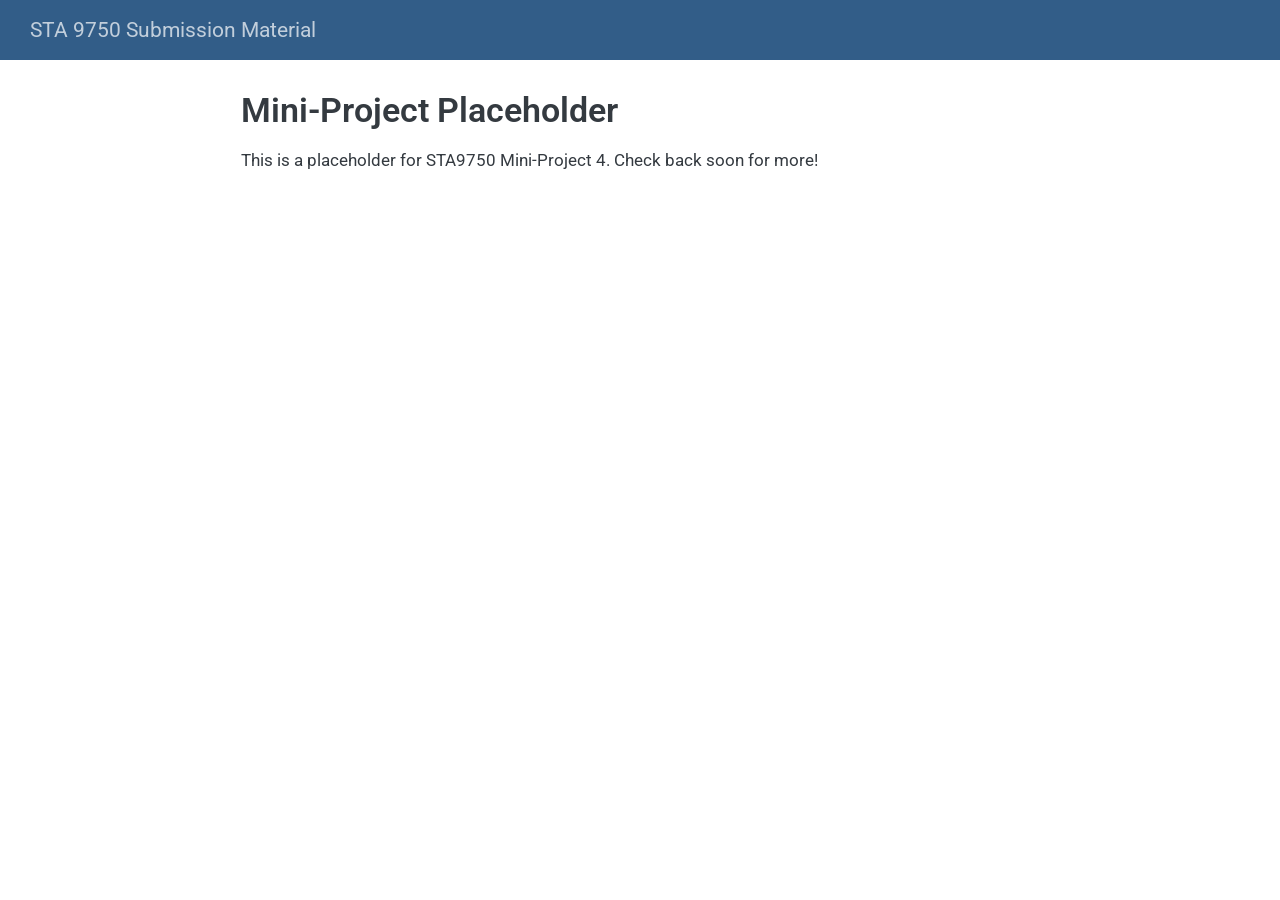
<file: docs/mp04.html>
<!DOCTYPE html>
<html xmlns="http://www.w3.org/1999/xhtml" lang="en" xml:lang="en"><head>

<meta charset="utf-8">
<meta name="generator" content="quarto-1.9.38">

<meta name="viewport" content="width=device-width, initial-scale=1.0, user-scalable=yes">


<title>Mini-Project Placeholder – STA 9750 Submission Material</title>
<style>
/* Default styles provided by pandoc.
** See https://pandoc.org/MANUAL.html#variables-for-html for config info.
*/
code{white-space: pre-wrap;}
span.smallcaps{font-variant: small-caps;}
div.columns{display: flex; gap: min(4vw, 1.5em);}
div.column{flex: auto; overflow-x: auto;}
div.hanging-indent{margin-left: 1.5em; text-indent: -1.5em;}
ul.task-list{list-style: none;}
ul.task-list li input[type="checkbox"] {
  width: 0.8em;
  margin: 0 0.8em 0.2em -1em; /* quarto-specific, see https://github.com/quarto-dev/quarto-cli/issues/4556 */ 
  vertical-align: middle;
}
</style>


<script src="site_libs/quarto-nav/quarto-nav.js"></script>
<script src="site_libs/quarto-nav/headroom.min.js"></script>
<script src="site_libs/clipboard/clipboard.min.js"></script>
<script src="site_libs/quarto-search/autocomplete.umd.js"></script>
<script src="site_libs/quarto-search/fuse.min.js"></script>
<script src="site_libs/quarto-search/quarto-search.js"></script>
<meta name="quarto:offset" content="./">
<script src="site_libs/quarto-html/quarto.js" type="module"></script>
<script src="site_libs/quarto-html/tabsets/tabsets.js" type="module"></script>
<script src="site_libs/quarto-html/popper.min.js"></script>
<script src="site_libs/quarto-html/tippy.umd.min.js"></script>
<script src="site_libs/quarto-html/anchor.min.js"></script>
<link href="site_libs/quarto-html/tippy.css" rel="stylesheet">
<link href="site_libs/quarto-html/quarto-syntax-highlighting-15634bcf2e68342d4ad2dfa704d543f6.css" rel="stylesheet" id="quarto-text-highlighting-styles">
<script src="site_libs/bootstrap/bootstrap.min.js"></script>
<link href="site_libs/bootstrap/bootstrap-icons.css" rel="stylesheet">
<link href="site_libs/bootstrap/bootstrap-5d01f9d148dff813ff401204dde16050.min.css" rel="stylesheet" append-hash="true" id="quarto-bootstrap" data-mode="light">
<script id="quarto-search-options" type="application/json">{
  "location": "navbar",
  "copy-button": false,
  "collapse-after": 3,
  "panel-placement": "end",
  "type": "overlay",
  "limit": 50,
  "keyboard-shortcut": [
    "f",
    "/",
    "s"
  ],
  "show-item-context": false,
  "language": {
    "search-no-results-text": "No results",
    "search-matching-documents-text": "matching documents",
    "search-copy-link-title": "Copy link to search",
    "search-hide-matches-text": "Hide additional matches",
    "search-more-match-text": "more match in this document",
    "search-more-matches-text": "more matches in this document",
    "search-clear-button-title": "Clear",
    "search-text-placeholder": "",
    "search-detached-cancel-button-title": "Cancel",
    "search-submit-button-title": "Submit",
    "search-label": "Search"
  }
}</script>


</head>

<body class="nav-fixed fullcontent quarto-light">

<div id="quarto-search-results"></div>
  <header id="quarto-header" class="headroom fixed-top">
    <nav class="navbar navbar-expand-lg " data-bs-theme="dark">
      <div class="navbar-container container-fluid">
      <div class="navbar-brand-container mx-auto">
    <a class="navbar-brand" href="./index.html">
    <span class="navbar-title">STA 9750 Submission Material</span>
    </a>
  </div>
        <div class="quarto-navbar-tools tools-end">
</div>
      </div> <!-- /container-fluid -->
    </nav>
</header>
<!-- content -->
<div id="quarto-content" class="quarto-container page-columns page-rows-contents page-layout-article page-navbar">
<!-- sidebar -->
<!-- margin-sidebar -->
    
<!-- main -->
<main class="content" id="quarto-document-content">

<header id="title-block-header" class="quarto-title-block default">
<div class="quarto-title">
<h1 class="title">Mini-Project Placeholder</h1>
</div>



<div class="quarto-title-meta">

    
  
    
  </div>
  


</header>


<p>This is a placeholder for STA9750 Mini-Project 4. Check back soon for more!</p>



</main> <!-- /main -->
<script id="quarto-html-after-body" type="application/javascript">
  window.document.addEventListener("DOMContentLoaded", function (event) {
    const icon = "";
    const anchorJS = new window.AnchorJS();
    anchorJS.options = {
      placement: 'right',
      icon: icon
    };
    anchorJS.add('.anchored');
    const isCodeAnnotation = (el) => {
      for (const clz of el.classList) {
        if (clz.startsWith('code-annotation-')) {                     
          return true;
        }
      }
      return false;
    }
    const onCopySuccess = function(e) {
      // button target
      const button = e.trigger;
      // don't keep focus
      button.blur();
      // flash "checked"
      button.classList.add('code-copy-button-checked');
      var currentTitle = button.getAttribute("title");
      button.setAttribute("title", "Copied!");
      let tooltip;
      if (window.bootstrap) {
        button.setAttribute("data-bs-toggle", "tooltip");
        button.setAttribute("data-bs-placement", "left");
        button.setAttribute("data-bs-title", "Copied!");
        tooltip = new bootstrap.Tooltip(button, 
          { trigger: "manual", 
            customClass: "code-copy-button-tooltip",
            offset: [0, -8]});
        tooltip.show();    
      }
      setTimeout(function() {
        if (tooltip) {
          tooltip.hide();
          button.removeAttribute("data-bs-title");
          button.removeAttribute("data-bs-toggle");
          button.removeAttribute("data-bs-placement");
        }
        button.setAttribute("title", currentTitle);
        button.classList.remove('code-copy-button-checked');
      }, 1000);
      // clear code selection
      e.clearSelection();
    }
    const getTextToCopy = function(trigger) {
      const outerScaffold = trigger.parentElement.cloneNode(true);
      const codeEl = outerScaffold.querySelector('code');
      for (const childEl of codeEl.children) {
        if (isCodeAnnotation(childEl)) {
          childEl.remove();
        }
      }
      return codeEl.innerText;
    }
    const clipboard = new window.ClipboardJS('.code-copy-button:not([data-in-quarto-modal])', {
      text: getTextToCopy
    });
    clipboard.on('success', onCopySuccess);
    if (window.document.getElementById('quarto-embedded-source-code-modal')) {
      const clipboardModal = new window.ClipboardJS('.code-copy-button[data-in-quarto-modal]', {
        text: getTextToCopy,
        container: window.document.getElementById('quarto-embedded-source-code-modal')
      });
      clipboardModal.on('success', onCopySuccess);
    }
      var localhostRegex = new RegExp(/^(?:http|https):\/\/localhost\:?[0-9]*\//);
      var mailtoRegex = new RegExp(/^mailto:/);
        var filterRegex = new RegExp("https:\/\/rashidmaria08\.github\.io\/STA9750-2026-FALL\/");
      var isInternal = (href) => {
          return filterRegex.test(href) || localhostRegex.test(href) || mailtoRegex.test(href);
      }
      // Inspect non-navigation links and adorn them if external
     var links = window.document.querySelectorAll('a[href]:not(.nav-link):not(.navbar-brand):not(.toc-action):not(.sidebar-link):not(.sidebar-item-toggle):not(.pagination-link):not(.no-external):not([aria-hidden]):not(.dropdown-item):not(.quarto-navigation-tool):not(.about-link)');
      for (var i=0; i<links.length; i++) {
        const link = links[i];
        if (!isInternal(link.href)) {
          // undo the damage that might have been done by quarto-nav.js in the case of
          // links that we want to consider external
          if (link.dataset.originalHref !== undefined) {
            link.href = link.dataset.originalHref;
          }
        }
      }
    function tippyHover(el, contentFn, onTriggerFn, onUntriggerFn) {
      const config = {
        allowHTML: true,
        maxWidth: 500,
        delay: 100,
        arrow: false,
        appendTo: function(el) {
            return el.parentElement;
        },
        interactive: true,
        interactiveBorder: 10,
        theme: 'quarto',
        placement: 'bottom-start',
      };
      if (contentFn) {
        config.content = contentFn;
      }
      if (onTriggerFn) {
        config.onTrigger = onTriggerFn;
      }
      if (onUntriggerFn) {
        config.onUntrigger = onUntriggerFn;
      }
      window.tippy(el, config); 
    }
    const noterefs = window.document.querySelectorAll('a[role="doc-noteref"]');
    for (var i=0; i<noterefs.length; i++) {
      const ref = noterefs[i];
      tippyHover(ref, function() {
        // use id or data attribute instead here
        let href = ref.getAttribute('data-footnote-href') || ref.getAttribute('href');
        try { href = new URL(href).hash; } catch {}
        const id = href.replace(/^#\/?/, "");
        const note = window.document.getElementById(id);
        if (note) {
          return note.innerHTML;
        } else {
          return "";
        }
      });
    }
    const xrefs = window.document.querySelectorAll('a.quarto-xref');
    const processXRef = (id, note) => {
      // Strip column container classes
      const stripColumnClz = (el) => {
        el.classList.remove("page-full", "page-columns");
        if (el.children) {
          for (const child of el.children) {
            stripColumnClz(child);
          }
        }
      }
      stripColumnClz(note)
      if (id === null || id.startsWith('sec-')) {
        // Special case sections, only their first couple elements
        const container = document.createElement("div");
        if (note.children && note.children.length > 2) {
          container.appendChild(note.children[0].cloneNode(true));
          for (let i = 1; i < note.children.length; i++) {
            const child = note.children[i];
            if (child.tagName === "P" && child.innerText === "") {
              continue;
            } else {
              container.appendChild(child.cloneNode(true));
              break;
            }
          }
          if (window.Quarto?.typesetMath) {
            window.Quarto.typesetMath(container);
          }
          return container.innerHTML
        } else {
          if (window.Quarto?.typesetMath) {
            window.Quarto.typesetMath(note);
          }
          return note.innerHTML;
        }
      } else {
        // Remove any anchor links if they are present
        const anchorLink = note.querySelector('a.anchorjs-link');
        if (anchorLink) {
          anchorLink.remove();
        }
        if (window.Quarto?.typesetMath) {
          window.Quarto.typesetMath(note);
        }
        if (note.classList.contains("callout")) {
          return note.outerHTML;
        } else {
          return note.innerHTML;
        }
      }
    }
    for (var i=0; i<xrefs.length; i++) {
      const xref = xrefs[i];
      tippyHover(xref, undefined, function(instance) {
        instance.disable();
        let url = xref.getAttribute('href');
        let hash = undefined; 
        if (url.startsWith('#')) {
          hash = url;
        } else {
          try { hash = new URL(url).hash; } catch {}
        }
        if (hash) {
          const id = hash.replace(/^#\/?/, "");
          const note = window.document.getElementById(id);
          if (note !== null) {
            try {
              const html = processXRef(id, note.cloneNode(true));
              instance.setContent(html);
            } finally {
              instance.enable();
              instance.show();
            }
          } else {
            // See if we can fetch this
            fetch(url.split('#')[0])
            .then(res => res.text())
            .then(html => {
              const parser = new DOMParser();
              const htmlDoc = parser.parseFromString(html, "text/html");
              const note = htmlDoc.getElementById(id);
              if (note !== null) {
                const html = processXRef(id, note);
                instance.setContent(html);
              } 
            }).finally(() => {
              instance.enable();
              instance.show();
            });
          }
        } else {
          // See if we can fetch a full url (with no hash to target)
          // This is a special case and we should probably do some content thinning / targeting
          fetch(url)
          .then(res => res.text())
          .then(html => {
            const parser = new DOMParser();
            const htmlDoc = parser.parseFromString(html, "text/html");
            const note = htmlDoc.querySelector('main.content');
            if (note !== null) {
              // This should only happen for chapter cross references
              // (since there is no id in the URL)
              // remove the first header
              if (note.children.length > 0 && note.children[0].tagName === "HEADER") {
                note.children[0].remove();
              }
              const html = processXRef(null, note);
              instance.setContent(html);
            } 
          }).finally(() => {
            instance.enable();
            instance.show();
          });
        }
      }, function(instance) {
      });
    }
        let selectedAnnoteEl;
        const selectorForAnnotation = ( cell, annotation) => {
          let cellAttr = 'data-code-cell="' + cell + '"';
          let lineAttr = 'data-code-annotation="' +  annotation + '"';
          const selector = 'span[' + cellAttr + '][' + lineAttr + ']';
          return selector;
        }
        const selectCodeLines = (annoteEl) => {
          const doc = window.document;
          const targetCell = annoteEl.getAttribute("data-target-cell");
          const targetAnnotation = annoteEl.getAttribute("data-target-annotation");
          const annoteSpan = window.document.querySelector(selectorForAnnotation(targetCell, targetAnnotation));
          const lines = annoteSpan.getAttribute("data-code-lines").split(",");
          const lineIds = lines.map((line) => {
            return targetCell + "-" + line;
          })
          let top = null;
          let height = null;
          let parent = null;
          if (lineIds.length > 0) {
              //compute the position of the single el (top and bottom and make a div)
              const el = window.document.getElementById(lineIds[0]);
              top = el.offsetTop;
              height = el.offsetHeight;
              parent = el.parentElement.parentElement;
            if (lineIds.length > 1) {
              const lastEl = window.document.getElementById(lineIds[lineIds.length - 1]);
              const bottom = lastEl.offsetTop + lastEl.offsetHeight;
              height = bottom - top;
            }
            if (top !== null && height !== null && parent !== null) {
              // cook up a div (if necessary) and position it 
              let div = window.document.getElementById("code-annotation-line-highlight");
              if (div === null) {
                div = window.document.createElement("div");
                div.setAttribute("id", "code-annotation-line-highlight");
                div.style.position = 'absolute';
                parent.appendChild(div);
              }
              div.style.top = top - 2 + "px";
              div.style.height = height + 4 + "px";
              div.style.left = 0;
              let gutterDiv = window.document.getElementById("code-annotation-line-highlight-gutter");
              if (gutterDiv === null) {
                gutterDiv = window.document.createElement("div");
                gutterDiv.setAttribute("id", "code-annotation-line-highlight-gutter");
                gutterDiv.style.position = 'absolute';
                const codeCell = window.document.getElementById(targetCell);
                const gutter = codeCell.querySelector('.code-annotation-gutter');
                gutter.appendChild(gutterDiv);
              }
              gutterDiv.style.top = top - 2 + "px";
              gutterDiv.style.height = height + 4 + "px";
            }
            selectedAnnoteEl = annoteEl;
          }
        };
        const unselectCodeLines = () => {
          const elementsIds = ["code-annotation-line-highlight", "code-annotation-line-highlight-gutter"];
          elementsIds.forEach((elId) => {
            const div = window.document.getElementById(elId);
            if (div) {
              div.remove();
            }
          });
          selectedAnnoteEl = undefined;
        };
          // Handle positioning of the toggle
      window.addEventListener(
        "resize",
        throttle(() => {
          elRect = undefined;
          if (selectedAnnoteEl) {
            selectCodeLines(selectedAnnoteEl);
          }
        }, 10)
      );
      function throttle(fn, ms) {
      let throttle = false;
      let timer;
        return (...args) => {
          if(!throttle) { // first call gets through
              fn.apply(this, args);
              throttle = true;
          } else { // all the others get throttled
              if(timer) clearTimeout(timer); // cancel #2
              timer = setTimeout(() => {
                fn.apply(this, args);
                timer = throttle = false;
              }, ms);
          }
        };
      }
        // Attach click handler to the DT
        const annoteDls = window.document.querySelectorAll('dt[data-target-cell]');
        for (const annoteDlNode of annoteDls) {
          annoteDlNode.addEventListener('click', (event) => {
            const clickedEl = event.target;
            if (clickedEl !== selectedAnnoteEl) {
              unselectCodeLines();
              const activeEl = window.document.querySelector('dt[data-target-cell].code-annotation-active');
              if (activeEl) {
                activeEl.classList.remove('code-annotation-active');
              }
              selectCodeLines(clickedEl);
              clickedEl.classList.add('code-annotation-active');
            } else {
              // Unselect the line
              unselectCodeLines();
              clickedEl.classList.remove('code-annotation-active');
            }
          });
        }
    const findCites = (el) => {
      const parentEl = el.parentElement;
      if (parentEl) {
        const cites = parentEl.dataset.cites;
        if (cites) {
          return {
            el,
            cites: cites.split(' ')
          };
        } else {
          return findCites(el.parentElement)
        }
      } else {
        return undefined;
      }
    };
    var bibliorefs = window.document.querySelectorAll('a[role="doc-biblioref"]');
    for (var i=0; i<bibliorefs.length; i++) {
      const ref = bibliorefs[i];
      const citeInfo = findCites(ref);
      if (citeInfo) {
        tippyHover(citeInfo.el, function() {
          var popup = window.document.createElement('div');
          citeInfo.cites.forEach(function(cite) {
            var citeDiv = window.document.createElement('div');
            citeDiv.classList.add('hanging-indent');
            citeDiv.classList.add('csl-entry');
            var biblioDiv = window.document.getElementById('ref-' + cite);
            if (biblioDiv) {
              citeDiv.innerHTML = biblioDiv.innerHTML;
            }
            popup.appendChild(citeDiv);
          });
          return popup.innerHTML;
        });
      }
    }
  });
  </script>
</div> <!-- /content -->




</body></html>
</file>
<file: docs/site_libs/quarto-html/tippy.css>
.tippy-box[data-animation=fade][data-state=hidden]{opacity:0}[data-tippy-root]{max-width:calc(100vw - 10px)}.tippy-box{position:relative;background-color:#333;color:#fff;border-radius:4px;font-size:14px;line-height:1.4;white-space:normal;outline:0;transition-property:transform,visibility,opacity}.tippy-box[data-placement^=top]>.tippy-arrow{bottom:0}.tippy-box[data-placement^=top]>.tippy-arrow:before{bottom:-7px;left:0;border-width:8px 8px 0;border-top-color:initial;transform-origin:center top}.tippy-box[data-placement^=bottom]>.tippy-arrow{top:0}.tippy-box[data-placement^=bottom]>.tippy-arrow:before{top:-7px;left:0;border-width:0 8px 8px;border-bottom-color:initial;transform-origin:center bottom}.tippy-box[data-placement^=left]>.tippy-arrow{right:0}.tippy-box[data-placement^=left]>.tippy-arrow:before{border-width:8px 0 8px 8px;border-left-color:initial;right:-7px;transform-origin:center left}.tippy-box[data-placement^=right]>.tippy-arrow{left:0}.tippy-box[data-placement^=right]>.tippy-arrow:before{left:-7px;border-width:8px 8px 8px 0;border-right-color:initial;transform-origin:center right}.tippy-box[data-inertia][data-state=visible]{transition-timing-function:cubic-bezier(.54,1.5,.38,1.11)}.tippy-arrow{width:16px;height:16px;color:#333}.tippy-arrow:before{content:"";position:absolute;border-color:transparent;border-style:solid}.tippy-content{position:relative;padding:5px 9px;z-index:1}
</file>
<file: docs/site_libs/quarto-html/quarto-syntax-highlighting-15634bcf2e68342d4ad2dfa704d543f6.css>
/* quarto syntax highlight colors */
:root {
  --quarto-hl-ot-color: #003B4F;
  --quarto-hl-at-color: #657422;
  --quarto-hl-ss-color: #20794D;
  --quarto-hl-an-color: #5E5E5E;
  --quarto-hl-fu-color: #4758AB;
  --quarto-hl-st-color: #20794D;
  --quarto-hl-cf-color: #003B4F;
  --quarto-hl-op-color: #5E5E5E;
  --quarto-hl-er-color: #AD0000;
  --quarto-hl-bn-color: #AD0000;
  --quarto-hl-al-color: #AD0000;
  --quarto-hl-va-color: #111111;
  --quarto-hl-bu-color: inherit;
  --quarto-hl-ex-color: inherit;
  --quarto-hl-pp-color: #AD0000;
  --quarto-hl-in-color: #5E5E5E;
  --quarto-hl-vs-color: #20794D;
  --quarto-hl-wa-color: #5E5E5E;
  --quarto-hl-do-color: #5E5E5E;
  --quarto-hl-im-color: #00769E;
  --quarto-hl-ch-color: #20794D;
  --quarto-hl-dt-color: #AD0000;
  --quarto-hl-fl-color: #AD0000;
  --quarto-hl-co-color: #5E5E5E;
  --quarto-hl-cv-color: #5E5E5E;
  --quarto-hl-cn-color: #8f5902;
  --quarto-hl-sc-color: #5E5E5E;
  --quarto-hl-dv-color: #AD0000;
  --quarto-hl-kw-color: #003B4F;
}

/* other quarto variables */
:root {
  --quarto-font-monospace: SFMono-Regular, Menlo, Monaco, Consolas, "Liberation Mono", "Courier New", monospace;
}

/* syntax highlight based on Pandoc's rules */
pre > code.sourceCode > span {
  color: #003B4F;
}

code.sourceCode > span {
  color: #003B4F;
}

div.sourceCode,
div.sourceCode pre.sourceCode {
  color: #003B4F;
}

/* Normal */
code span {
  color: #003B4F;
}

/* Alert */
code span.al {
  color: #AD0000;
  font-style: inherit;
}

/* Annotation */
code span.an {
  color: #5E5E5E;
  font-style: inherit;
}

/* Attribute */
code span.at {
  color: #657422;
  font-style: inherit;
}

/* BaseN */
code span.bn {
  color: #AD0000;
  font-style: inherit;
}

/* BuiltIn */
code span.bu {
  font-style: inherit;
}

/* ControlFlow */
code span.cf {
  color: #003B4F;
  font-weight: bold;
  font-style: inherit;
}

/* Char */
code span.ch {
  color: #20794D;
  font-style: inherit;
}

/* Constant */
code span.cn {
  color: #8f5902;
  font-style: inherit;
}

/* Comment */
code span.co {
  color: #5E5E5E;
  font-style: inherit;
}

/* CommentVar */
code span.cv {
  color: #5E5E5E;
  font-style: italic;
}

/* Documentation */
code span.do {
  color: #5E5E5E;
  font-style: italic;
}

/* DataType */
code span.dt {
  color: #AD0000;
  font-style: inherit;
}

/* DecVal */
code span.dv {
  color: #AD0000;
  font-style: inherit;
}

/* Error */
code span.er {
  color: #AD0000;
  font-style: inherit;
}

/* Extension */
code span.ex {
  font-style: inherit;
}

/* Float */
code span.fl {
  color: #AD0000;
  font-style: inherit;
}

/* Function */
code span.fu {
  color: #4758AB;
  font-style: inherit;
}

/* Import */
code span.im {
  color: #00769E;
  font-style: inherit;
}

/* Information */
code span.in {
  color: #5E5E5E;
  font-style: inherit;
}

/* Keyword */
code span.kw {
  color: #003B4F;
  font-weight: bold;
  font-style: inherit;
}

/* Operator */
code span.op {
  color: #5E5E5E;
  font-style: inherit;
}

/* Other */
code span.ot {
  color: #003B4F;
  font-style: inherit;
}

/* Preprocessor */
code span.pp {
  color: #AD0000;
  font-style: inherit;
}

/* SpecialChar */
code span.sc {
  color: #5E5E5E;
  font-style: inherit;
}

/* SpecialString */
code span.ss {
  color: #20794D;
  font-style: inherit;
}

/* String */
code span.st {
  color: #20794D;
  font-style: inherit;
}

/* Variable */
code span.va {
  color: #111111;
  font-style: inherit;
}

/* VerbatimString */
code span.vs {
  color: #20794D;
  font-style: inherit;
}

/* Warning */
code span.wa {
  color: #5E5E5E;
  font-style: italic;
}

.prevent-inlining {
  content: "</";
}

/*# sourceMappingURL=f23921c56f73e400b49028c9186a1aa0.css.map */
</file>
